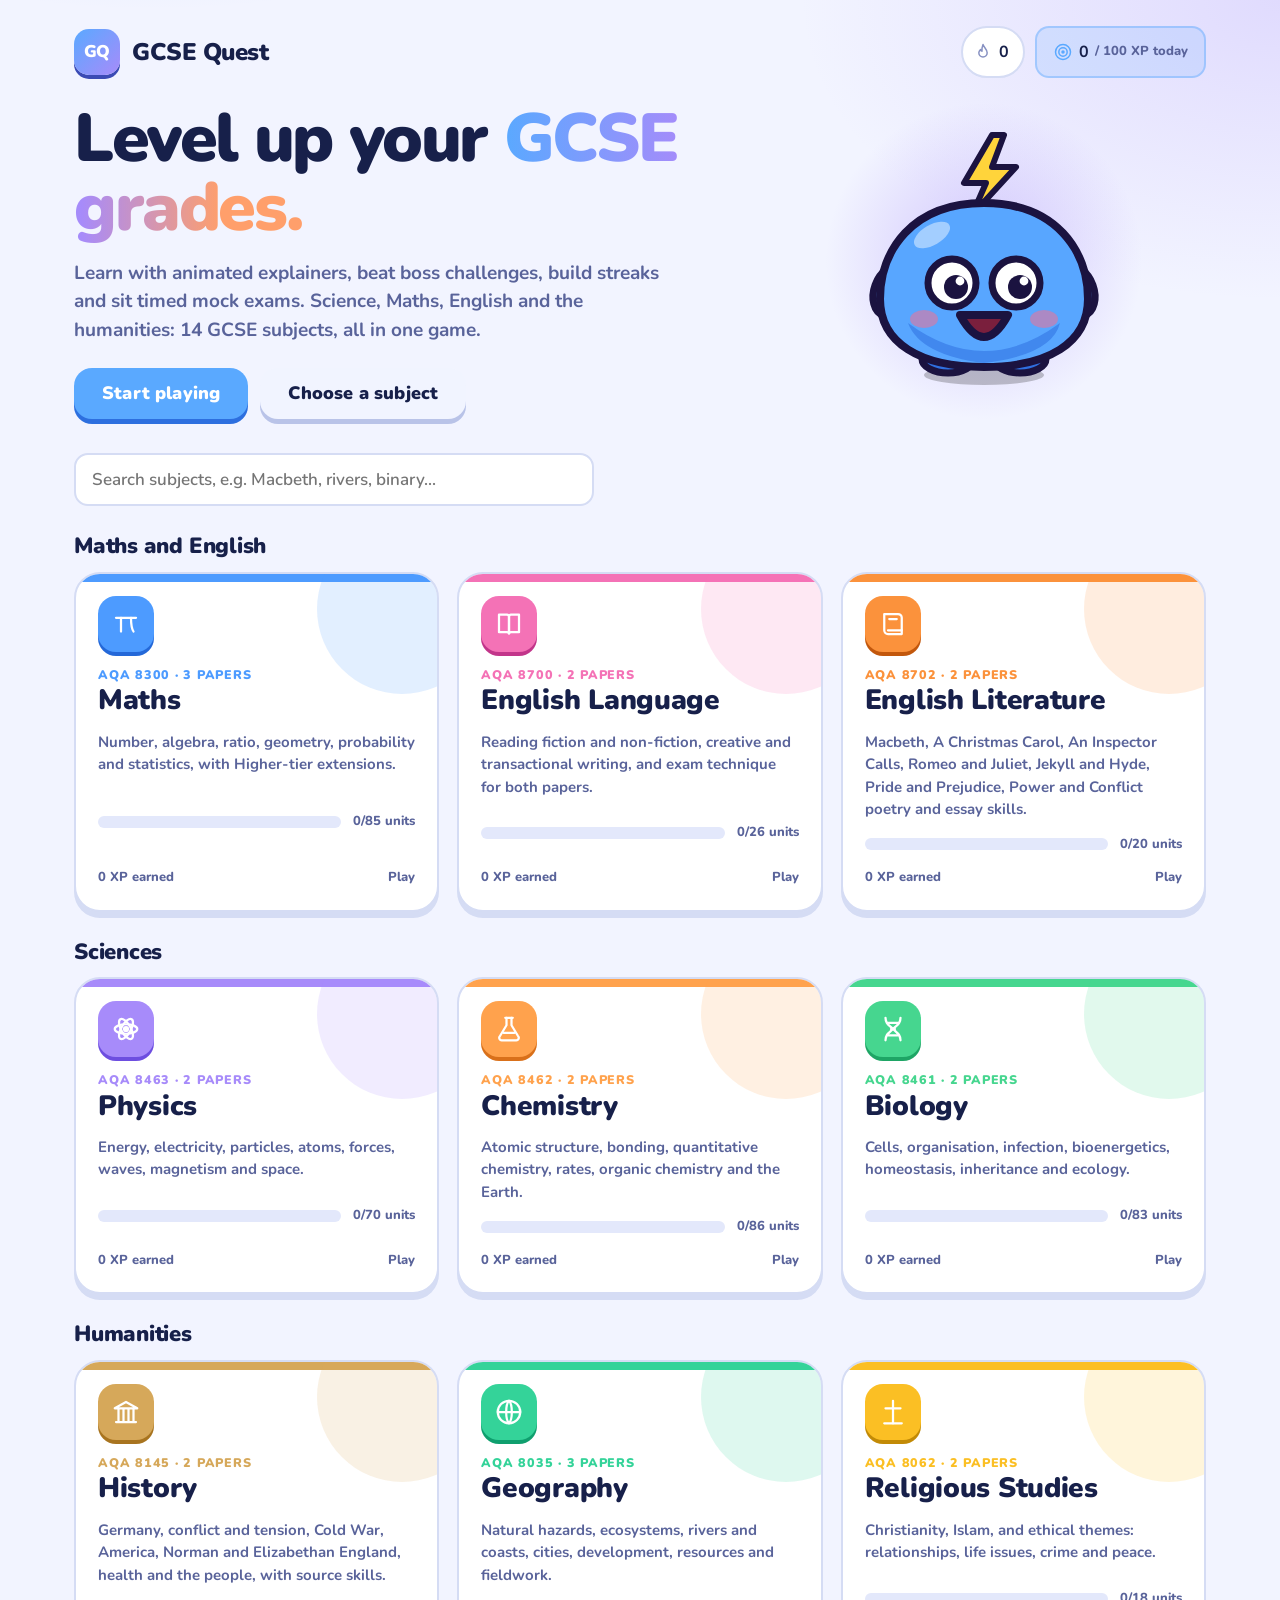
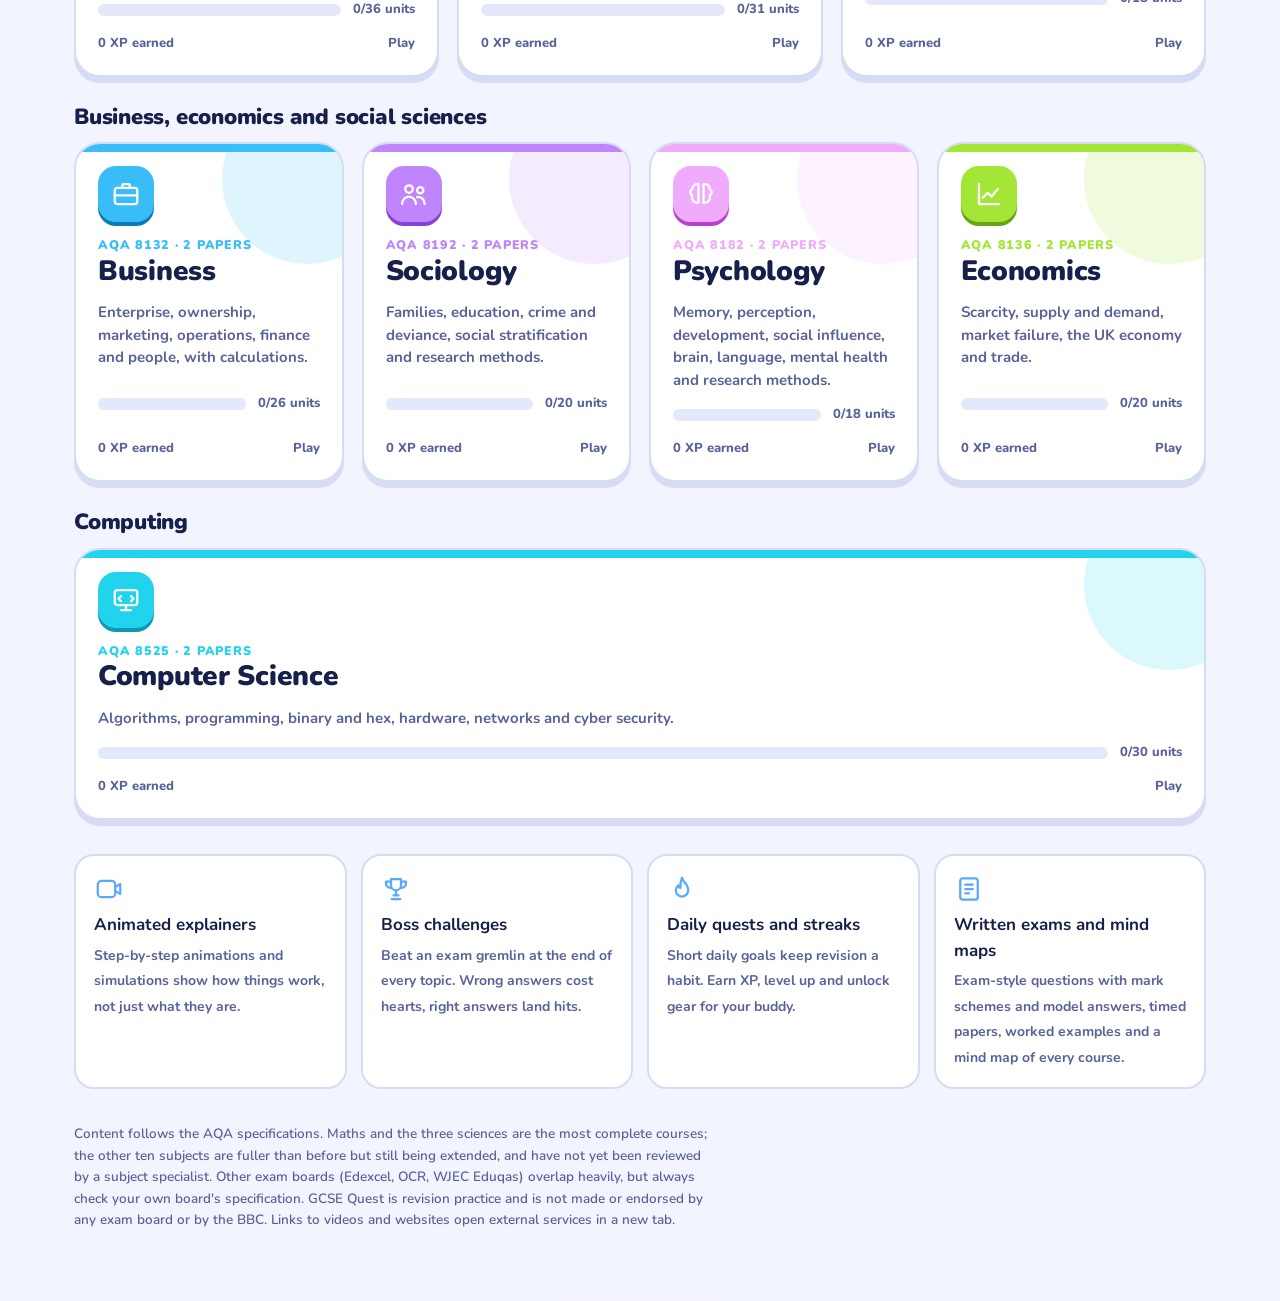
<file: index.html>
<!doctype html>
<html lang="en-GB">
<head>
<meta charset="utf-8">
<meta name="viewport" content="width=device-width,initial-scale=1">
<meta name="color-scheme" content="dark light">
<meta name="theme-color" content="#0e1128">
<link rel="manifest" href="manifest.json">
<link rel="icon" href="assets/icon.svg" type="image/svg+xml">
<title>GCSE Quest | Game-based revision for 14 GCSE subjects</title>
<link rel="stylesheet" href="assets/game.css">
</head>
<body class="hub">
<div class="hubwrap">
  <div class="hubnav">
    <div class="logo"><i>GQ</i>GCSE Quest</div>
    <div class="hubstats" id="hubstats"></div>
  </div>
  <section class="hubhero">
    <div>
      <h1>Level up your <em>GCSE grades.</em></h1>
      <p>Learn with animated explainers, beat boss challenges, build streaks and sit timed mock exams. Science, Maths, English and the humanities: 14 GCSE subjects, all in one game.</p>
      <div class="row"><a class="btn big" id="cta" href="maths.html">Start playing</a><a class="btn alt big" href="#subjects">Choose a subject</a></div>
    </div>
    <div class="hubmascot" id="hubmascot"></div>
  </section>
  <div class="hubsearch"><input id="q" type="search" class="field" placeholder="Search subjects, e.g. Macbeth, rivers, binary..." aria-label="Search subjects"><span class="muted sm" id="qn"></span></div>
  <main id="subjects"></main>
  <section class="hubfeat">
    <div class="feat"><div id="f1"></div><b>Animated explainers</b><span>Step-by-step animations and simulations show how things work, not just what they are.</span></div>
    <div class="feat"><div id="f2"></div><b>Boss challenges</b><span>Beat an exam gremlin at the end of every topic. Wrong answers cost hearts, right answers land hits.</span></div>
    <div class="feat"><div id="f3"></div><b>Daily quests and streaks</b><span>Short daily goals keep revision a habit. Earn XP, level up and unlock gear for your buddy.</span></div>
    <div class="feat"><div id="f4"></div><b>Written exams and mind maps</b><span>Exam-style questions with mark schemes and model answers, timed papers, worked examples and a mind map of every course.</span></div>
  </section>
  <footer class="hubfoot">
    <p>Content follows the AQA specifications. Maths and the three sciences are the most complete courses; the other ten subjects are fuller than before but still being extended, and have not yet been reviewed by a subject specialist. Other exam boards (Edexcel, OCR, WJEC Eduqas) overlap heavily, but always check your own board's specification. GCSE Quest is revision practice and is not made or endorsed by any exam board or by the BBC. Links to videos and websites open external services in a new tab.</p>
  </footer>
</div>
<script src="assets/icons.js"></script>
<script src="assets/mascot.js"></script>
<script src="data/counts.js"></script>
<script>
(function(){
  var worlds=[
    {key:'maths',cat:'Maths and English',file:'maths.html',name:'Maths',spec:'AQA 8300 · 3 papers',sub:'Number, algebra, ratio, geometry, probability and statistics, with Higher-tier extensions.'},
    {key:'physics',cat:'Sciences',file:'physics.html',name:'Physics',spec:'AQA 8463 · 2 papers',sub:'Energy, electricity, particles, atoms, forces, waves, magnetism and space.'},
    {key:'chemistry',cat:'Sciences',file:'chemistry.html',name:'Chemistry',spec:'AQA 8462 · 2 papers',sub:'Atomic structure, bonding, quantitative chemistry, rates, organic chemistry and the Earth.'},
    {key:'biology',cat:'Sciences',file:'biology.html',name:'Biology',spec:'AQA 8461 · 2 papers',sub:'Cells, organisation, infection, bioenergetics, homeostasis, inheritance and ecology.'},
    {key:'english',cat:'Maths and English',file:'english.html',name:'English Language',spec:'AQA 8700 · 2 papers',sub:'Reading fiction and non-fiction, creative and transactional writing, and exam technique for both papers.'},
    {key:'literature',cat:'Maths and English',file:'literature.html',name:'English Literature',spec:'AQA 8702 · 2 papers',sub:'Macbeth, A Christmas Carol, An Inspector Calls, Romeo and Juliet, Jekyll and Hyde, Pride and Prejudice, Power and Conflict poetry and essay skills.'},
    {key:'history',cat:'Humanities',file:'history.html',name:'History',spec:'AQA 8145 · 2 papers',sub:'Germany, conflict and tension, Cold War, America, Norman and Elizabethan England, health and the people, with source skills.'},
    {key:'geography',cat:'Humanities',file:'geography.html',name:'Geography',spec:'AQA 8035 · 3 papers',sub:'Natural hazards, ecosystems, rivers and coasts, cities, development, resources and fieldwork.'},
    {key:'business',cat:'Business, economics and social sciences',file:'business.html',name:'Business',spec:'AQA 8132 · 2 papers',sub:'Enterprise, ownership, marketing, operations, finance and people, with calculations.'},
    {key:'sociology',cat:'Business, economics and social sciences',file:'sociology.html',name:'Sociology',spec:'AQA 8192 · 2 papers',sub:'Families, education, crime and deviance, social stratification and research methods.'},
    {key:'re',cat:'Humanities',file:'re.html',name:'Religious Studies',spec:'AQA 8062 · 2 papers',sub:'Christianity, Islam, and ethical themes: relationships, life issues, crime and peace.'},
    {key:'computing',cat:'Computing',file:'computing.html',name:'Computer Science',spec:'AQA 8525 · 2 papers',sub:'Algorithms, programming, binary and hex, hardware, networks and cyber security.'},
    {key:'psychology',cat:'Business, economics and social sciences',file:'psychology.html',name:'Psychology',spec:'AQA 8182 · 2 papers',sub:'Memory, perception, development, social influence, brain, language, mental health and research methods.'},
    {key:'economics',cat:'Business, economics and social sciences',file:'economics.html',name:'Economics',spec:'AQA 8136 · 2 papers',sub:'Scarcity, supply and demand, market failure, the UK economy and trade.'}
  ];
  var st={subj:{},streak:{}};
  try{var s=localStorage.getItem('gcsequest.v1');if(s)st=JSON.parse(s)}catch(e){}
  var set=st.settings||{tier:'H',course:'S'};
  if(set.theme==='light'||set.theme==='dark')document.documentElement.setAttribute('data-theme',set.theme);
  function dkey(d){return d.getFullYear()+'-'+(d.getMonth()+1)+'-'+d.getDate()}
  var now=new Date(),stk=st.streak||{},days=(stk.last===dkey(now)||stk.last===dkey(new Date(now-864e5)))?(stk.days||0):0;
  var today=st.daily&&st.daily.d===dkey(now)?st.daily.xp:0,goal=set.goal||100,chips='';
  chips+='<span class="tpill streak '+(days?'lit':'')+'">'+ICON.flame+'<b>'+days+'</b></span>';
  chips+='<span class="tpill goal">'+ICON.target+'<b>'+Math.min(today,goal)+'</b><span>/ '+goal+' XP today</span></span>';
  if(set.examDate){var d=new Date(set.examDate+'T09:00:00'),n=Math.ceil((d-now)/864e5);if(!isNaN(n)&&n>=0)chips+='<span class="tpill">'+ICON.clock+'<b>'+n+'</b><span>days to exams</span></span>';}
  document.getElementById('hubstats').innerHTML=chips;
  var xp=0;for(var k in (st.subj||{}))xp+=(st.subj[k].xp||0);
  var li=0;for(var i=0;i<LEVELS.length;i++)if(xp>=LEVELS[i].xp)li=i;
  var look=st.look||{color:'blue',acc:'none'};
  document.getElementById('hubmascot').innerHTML=mascot(look,'happy',260);
  ['f1:video','f2:trophy','f3:flame','f4:mock'].forEach(function(x){var a=x.split(':');document.getElementById(a[0]).innerHTML=ICON[a[1]]});
  /* send returning players to the subject they used most recently */
  var best=null,bx=0;worlds.forEach(function(w){var p=(st.subj||{})[w.key];if(p&&p.xp>bx){bx=p.xp;best=w}});
  if(best){var cta=document.getElementById('cta');cta.href=best.file;cta.textContent='Continue '+best.name}
  var KW={literature:'macbeth christmas carol inspector calls romeo juliet poetry',english:'reading writing spag',history:'nazi germany cold war medicine elizabeth',geography:'rivers coasts hazards cities',computing:'binary python programming networks',maths:'algebra geometry statistics',physics:'energy forces electricity waves',chemistry:'bonding organic rates',biology:'cells genetics ecology',re:'christianity islam ethics',business:'marketing finance enterprise',economics:'demand supply inflation',sociology:'crime families education',psychology:'memory attachment brain'};
  function card(w){
    var c=(window.COUNTS||{})[w.key],p=(st.subj||{})[w.key]||{};
    var tot=c?c[set.tier+(w.key==='maths'?'S':set.course)]:0,done=Math.min(tot,Object.keys(p.stars||{}).length),pc=tot?done/tot*100:0;
    return '<a class="subj w-'+w.key+'" href="'+w.file+'"><div class="mark">'+SUBJECT_ICON[w.key]+'</div><div><div class="spec">'+w.spec+'</div><h2>'+w.name+'</h2></div><p>'+w.sub+'</p>'+
      '<div class="foot"><div class="track"><i style="width:'+pc+'%"></i></div><span>'+done+'/'+tot+' units</span></div><div class="foot"><span>'+(p.xp||0).toLocaleString()+' XP earned</span><span style="margin-left:auto">Play</span></div></a>';
  }
  function render(q){
    q=(q||'').toLowerCase().trim();var order=[],groups={};
    worlds.forEach(function(w){
      if(q&&(w.name+' '+w.sub+' '+w.spec+' '+(KW[w.key]||'')).toLowerCase().indexOf(q)<0)return;
      if(!groups[w.cat]){groups[w.cat]=[];order.push(w.cat)}groups[w.cat].push(w);
    });
    var n=0;order.forEach(function(k){n+=groups[k].length});
    document.getElementById('qn').textContent=q?n+' subject'+(n===1?'':'s')+' found':'';
    document.getElementById('subjects').innerHTML=order.length?order.map(function(k){return '<h2 class="hubcat">'+k+'</h2><div class="subjects">'+groups[k].map(card).join('')+'</div>'}).join(''):'<p class="muted">No subjects match. Try a topic like rivers, algebra or Macbeth.</p>';
  }
  render('');
  document.getElementById('q').addEventListener('input',function(e){render(e.target.value)});
  if('serviceWorker' in navigator&&/^https?:$/.test(location.protocol)){try{navigator.serviceWorker.register('sw.js')}catch(e){}}
})();
</script>
</body>
</html>
</file>
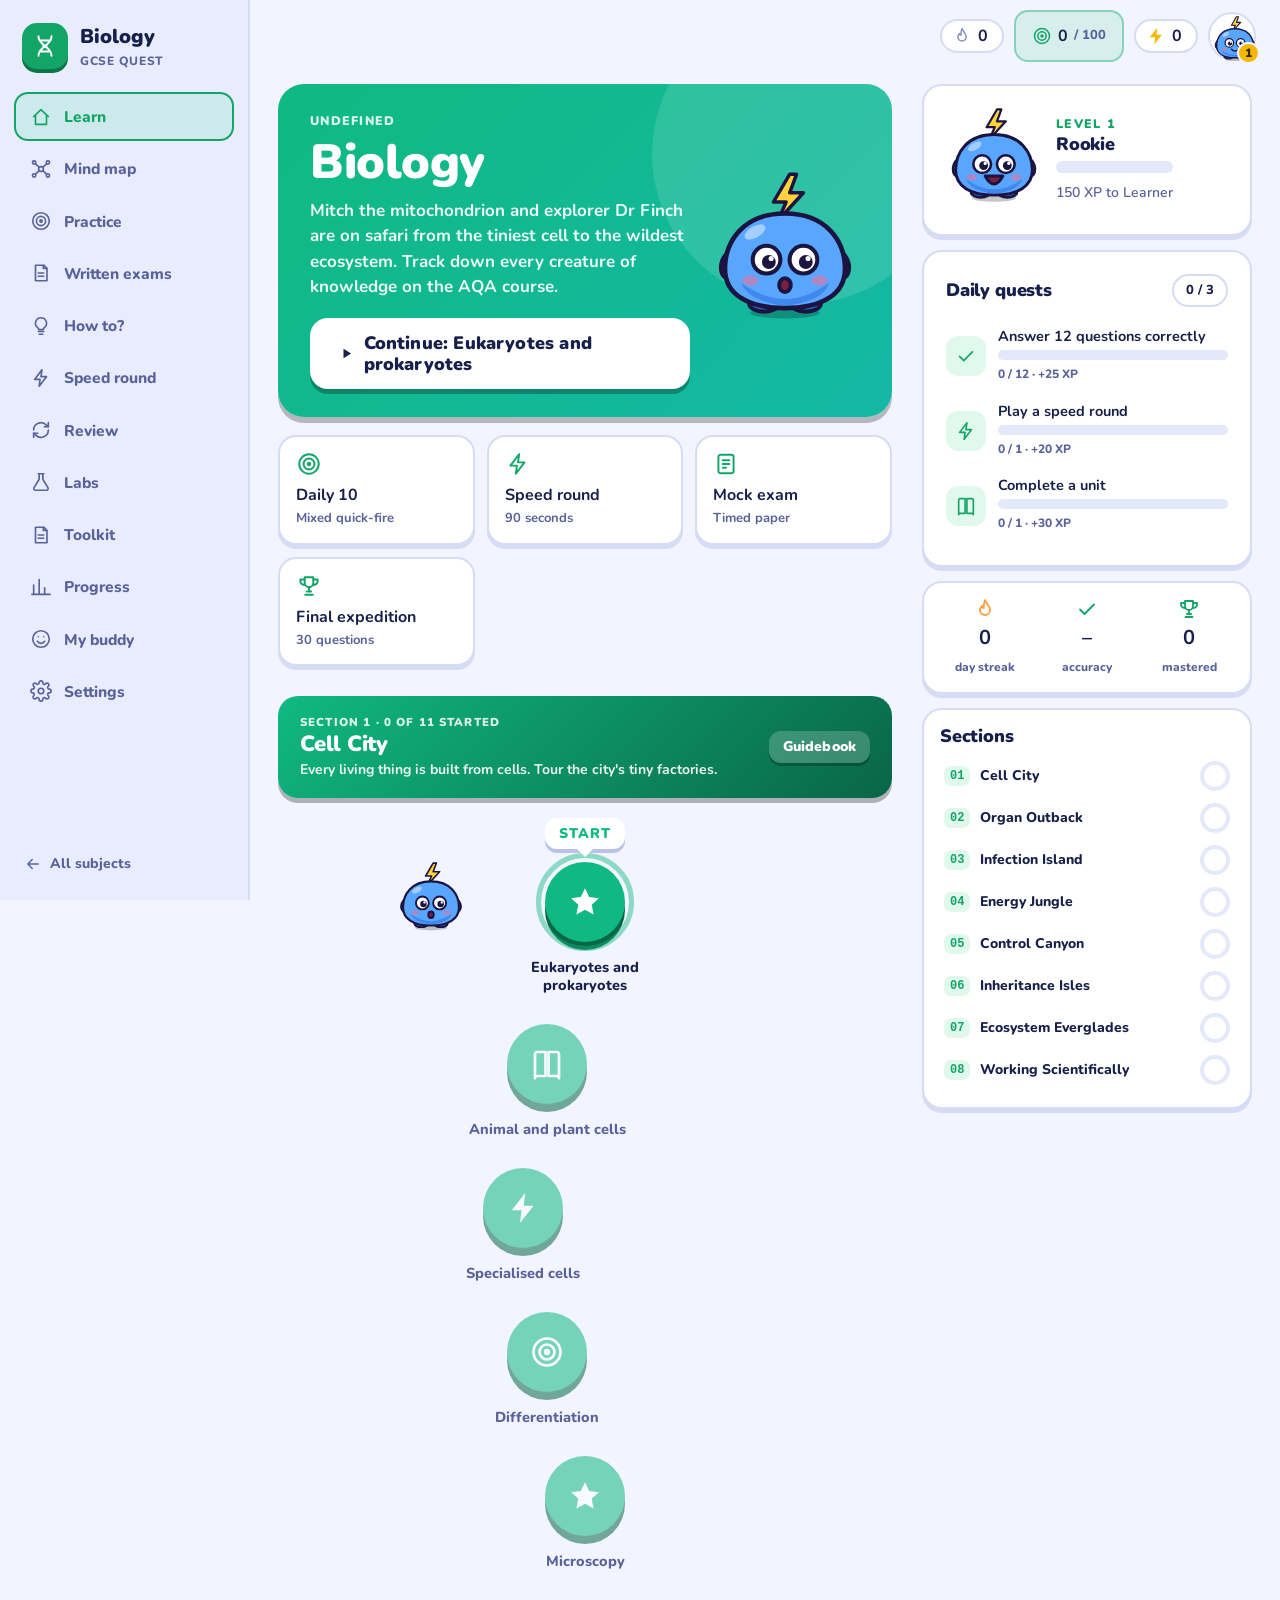
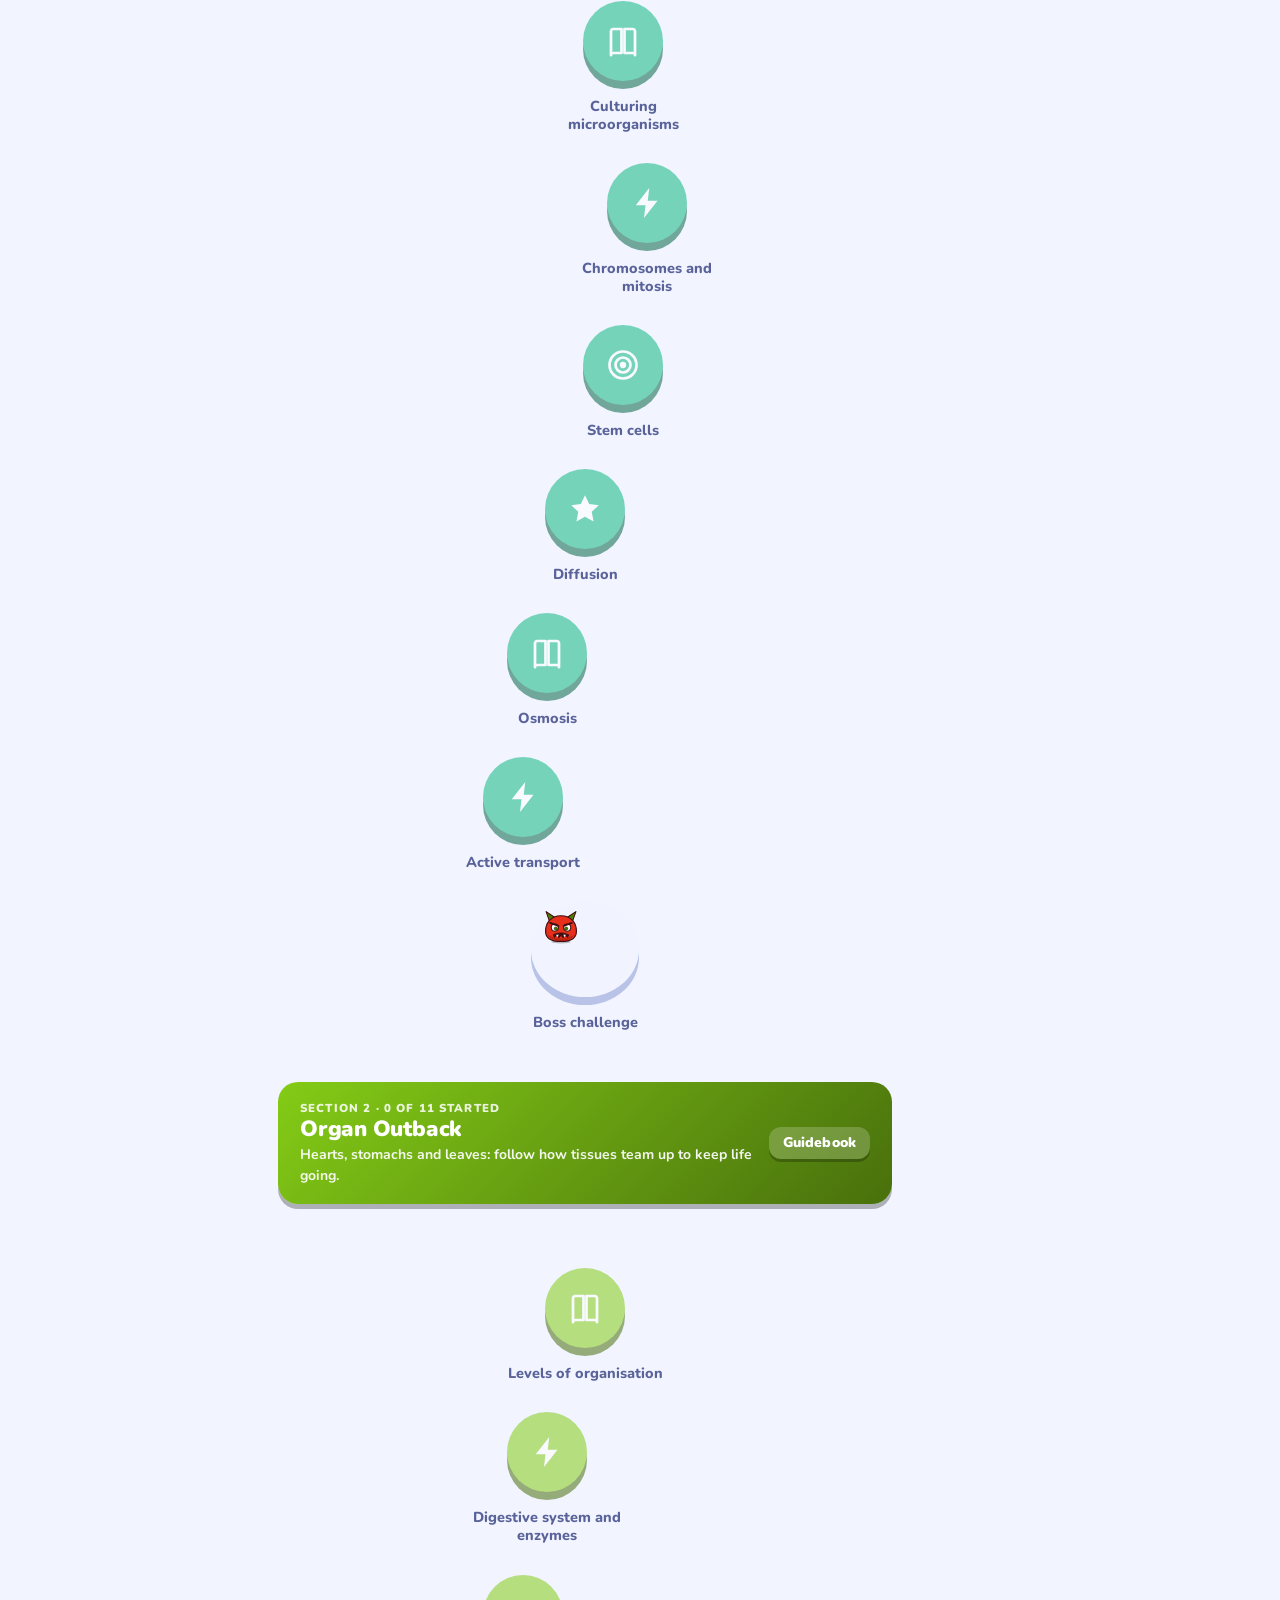
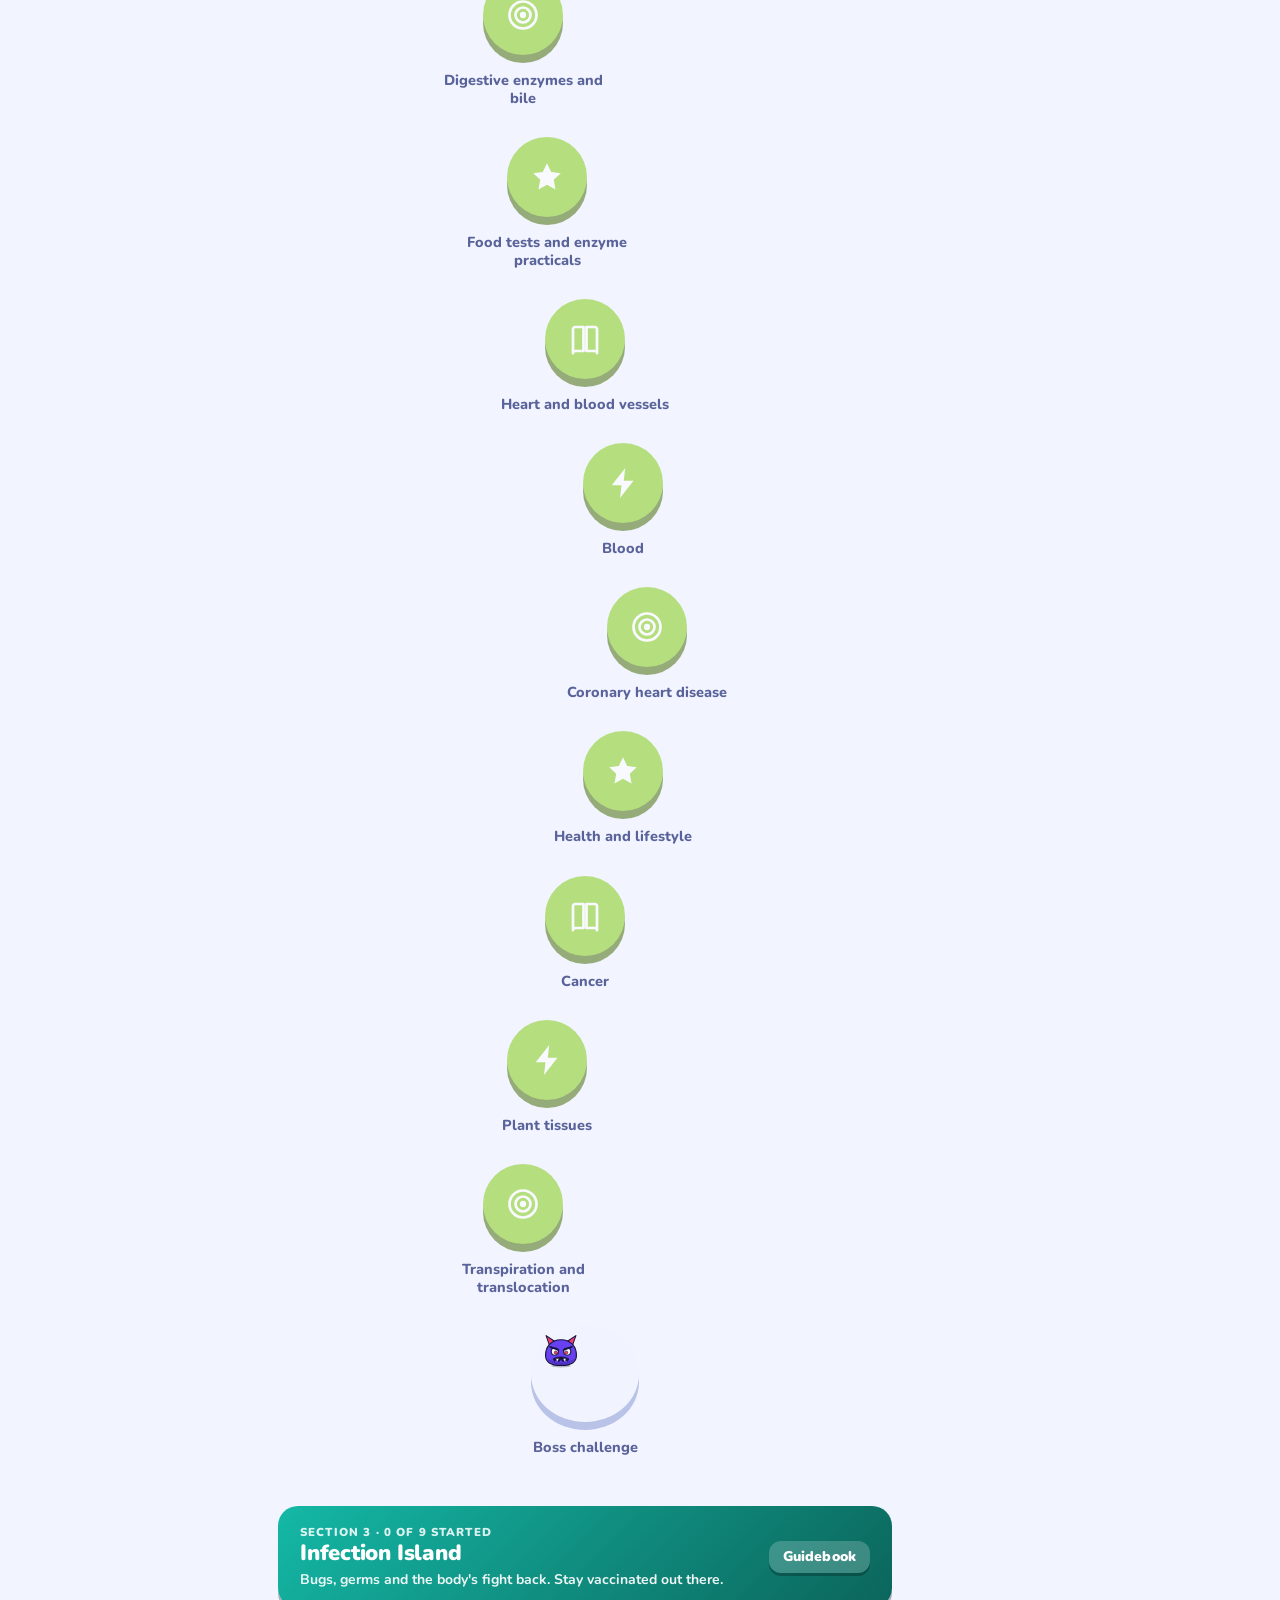
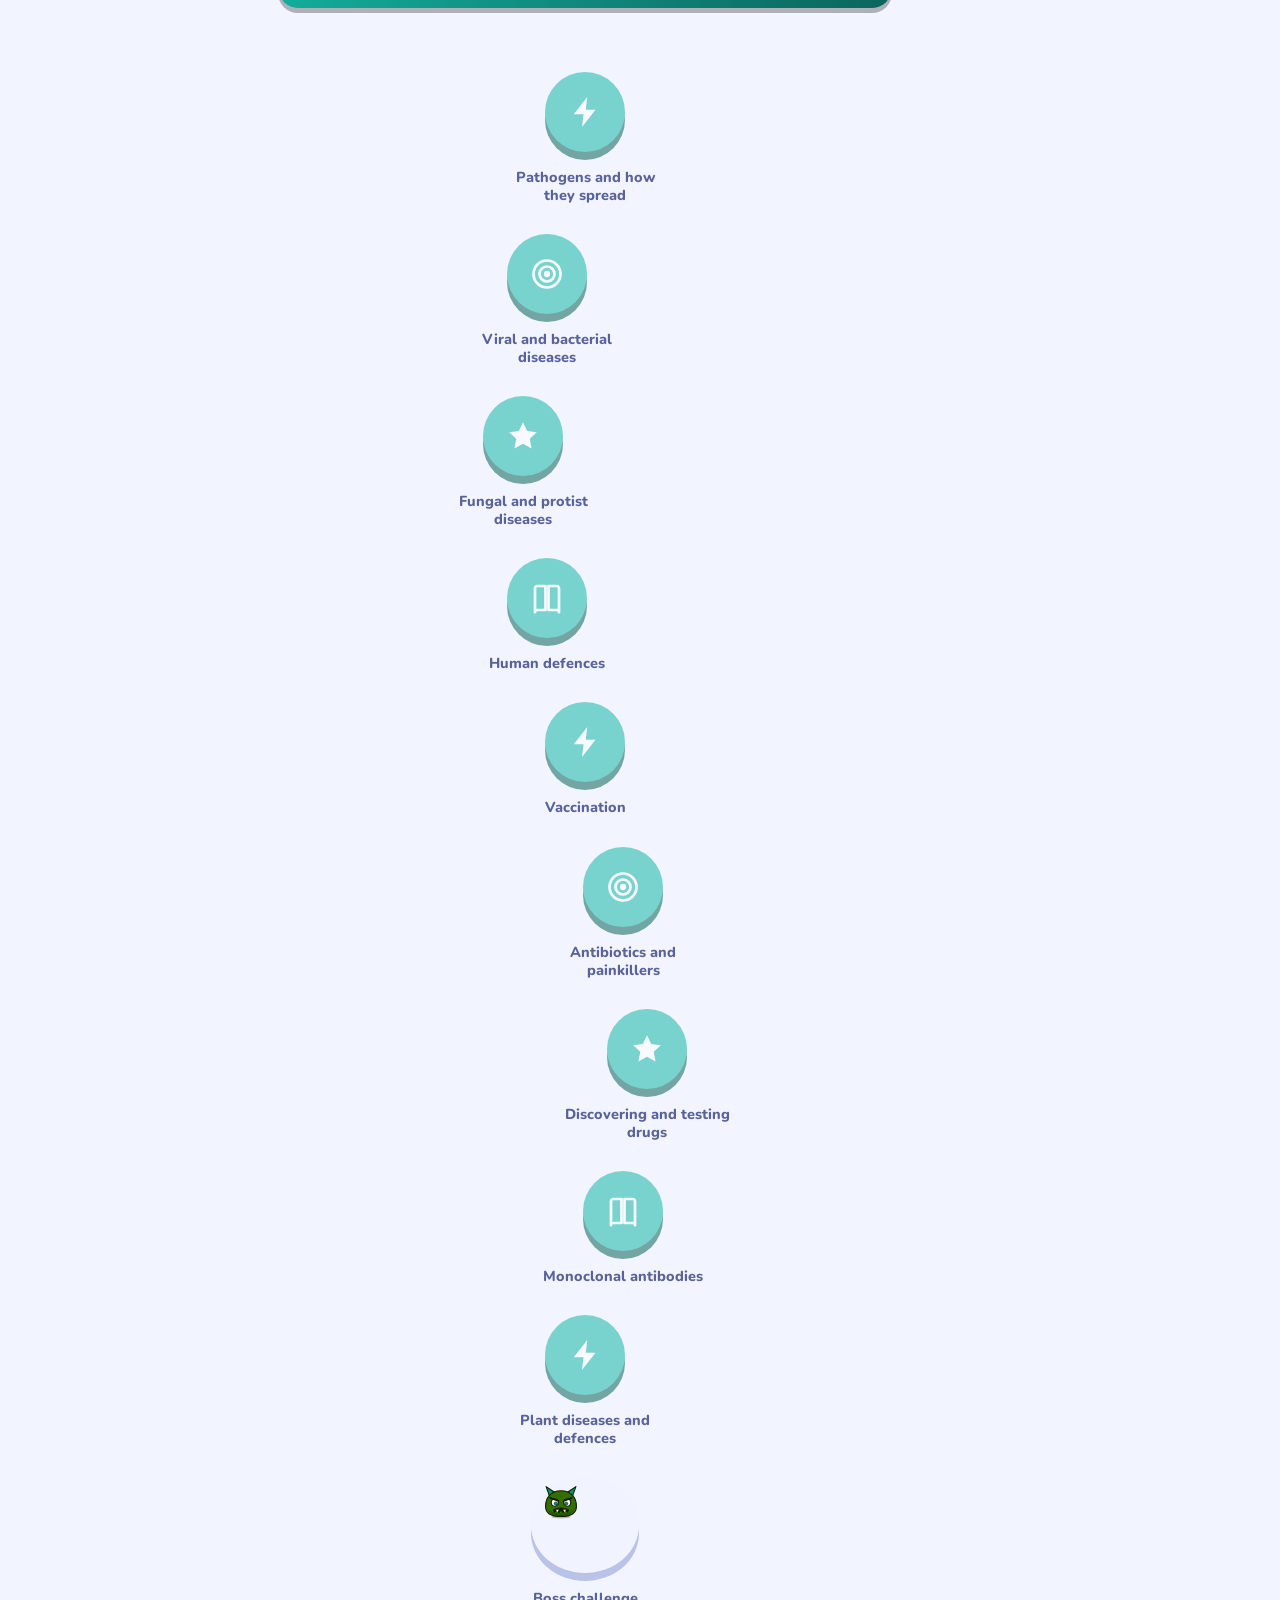
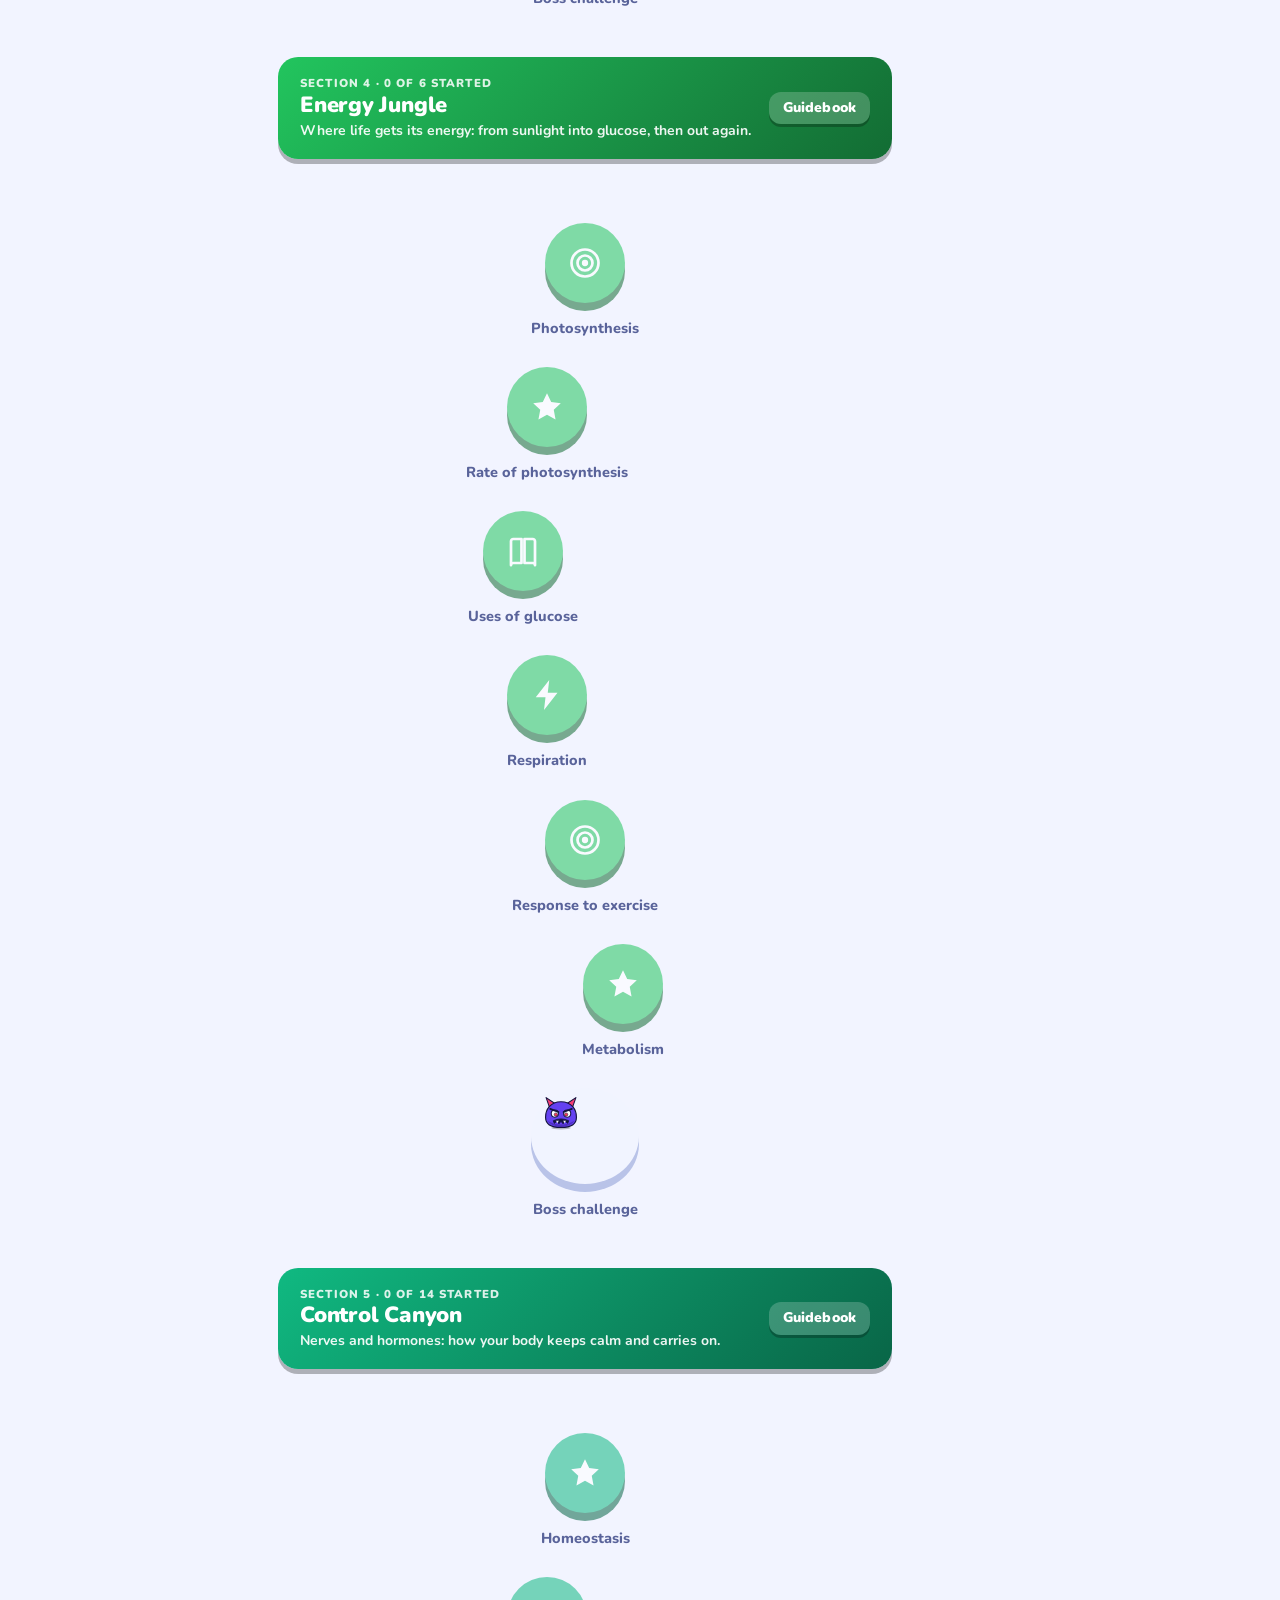
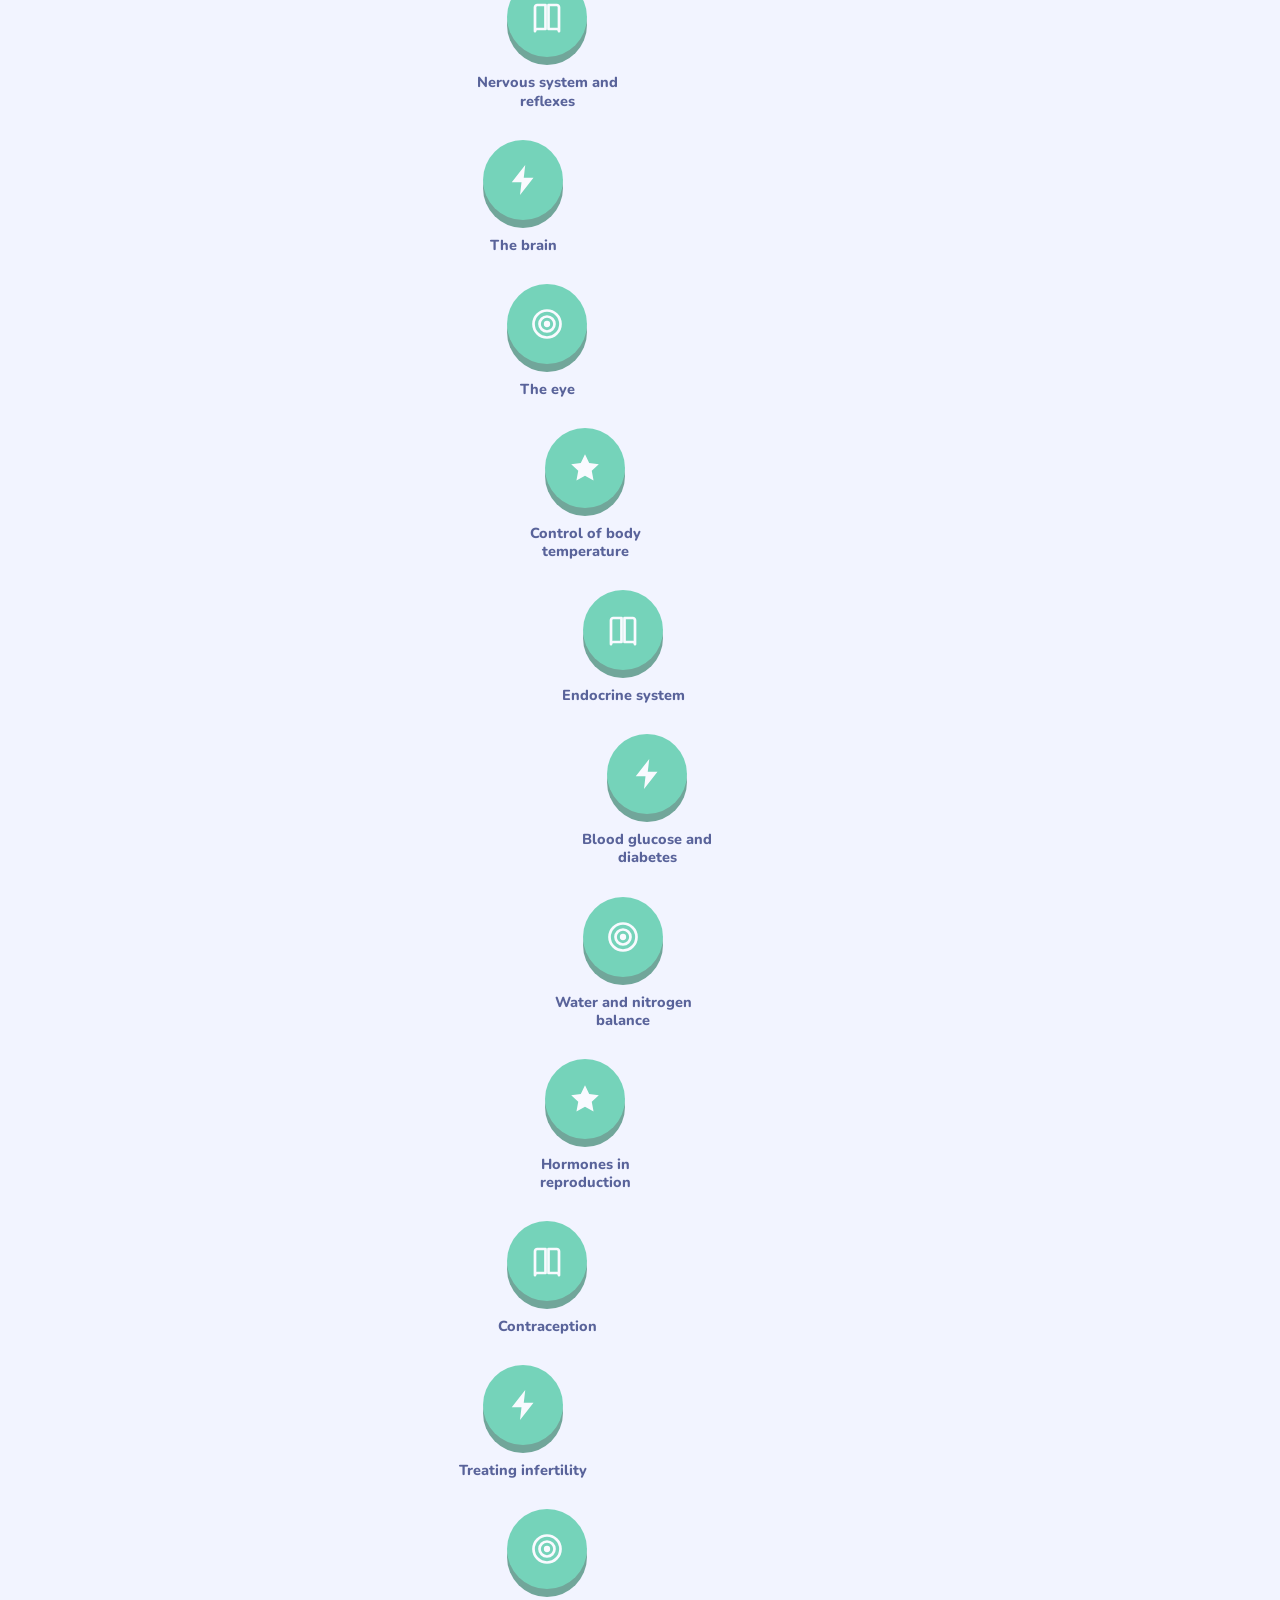
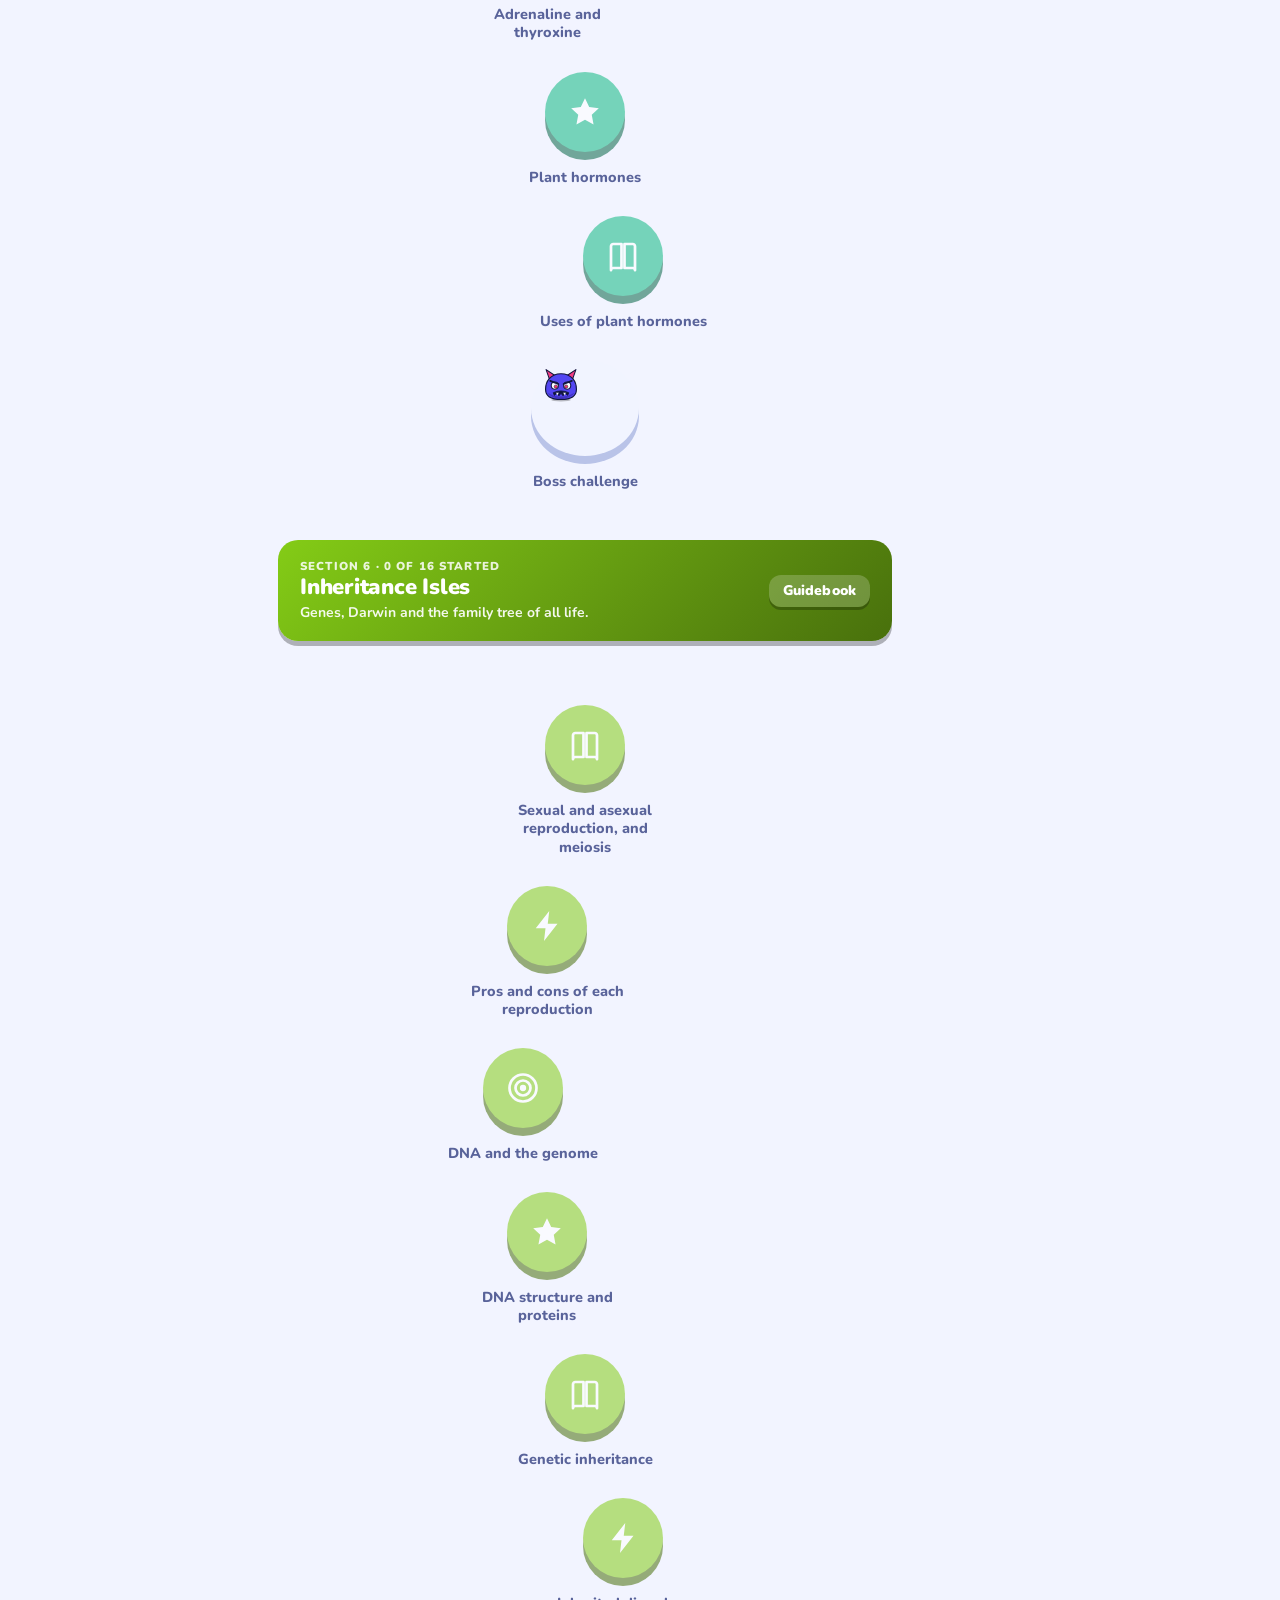
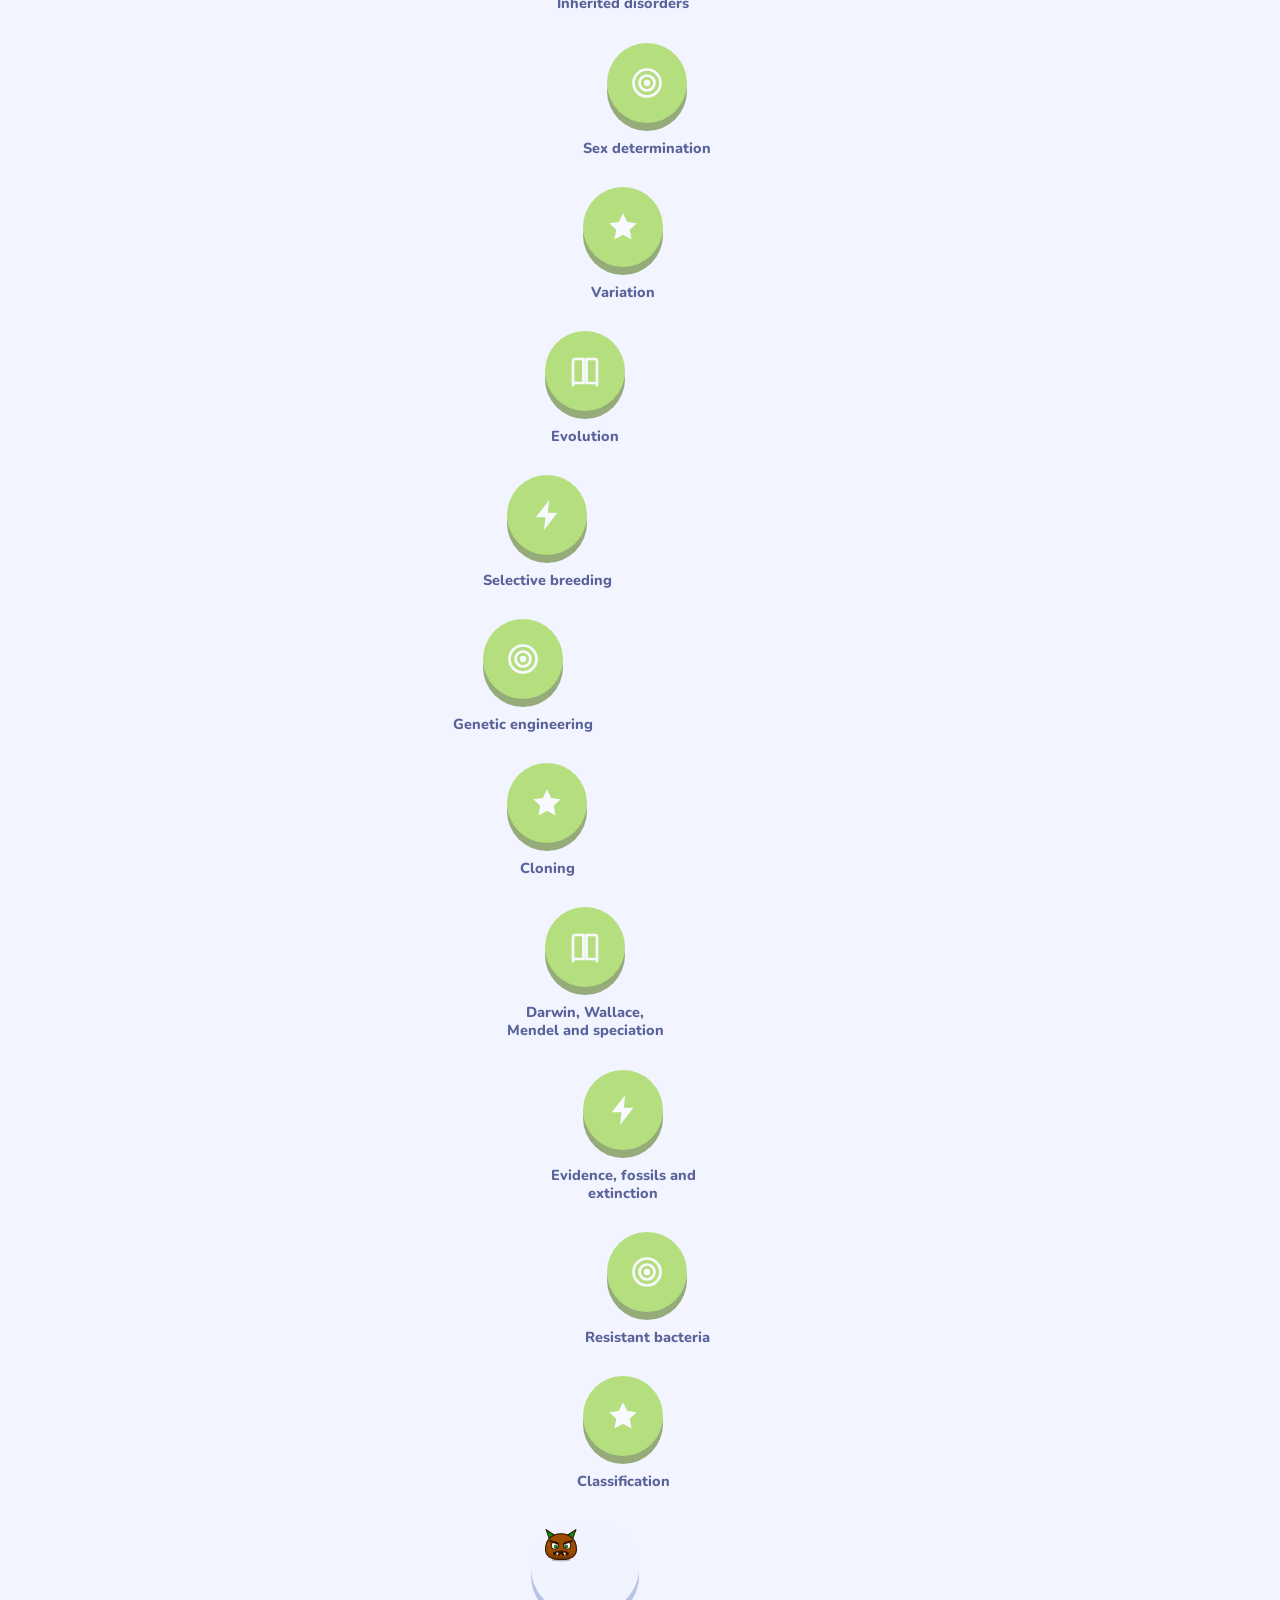
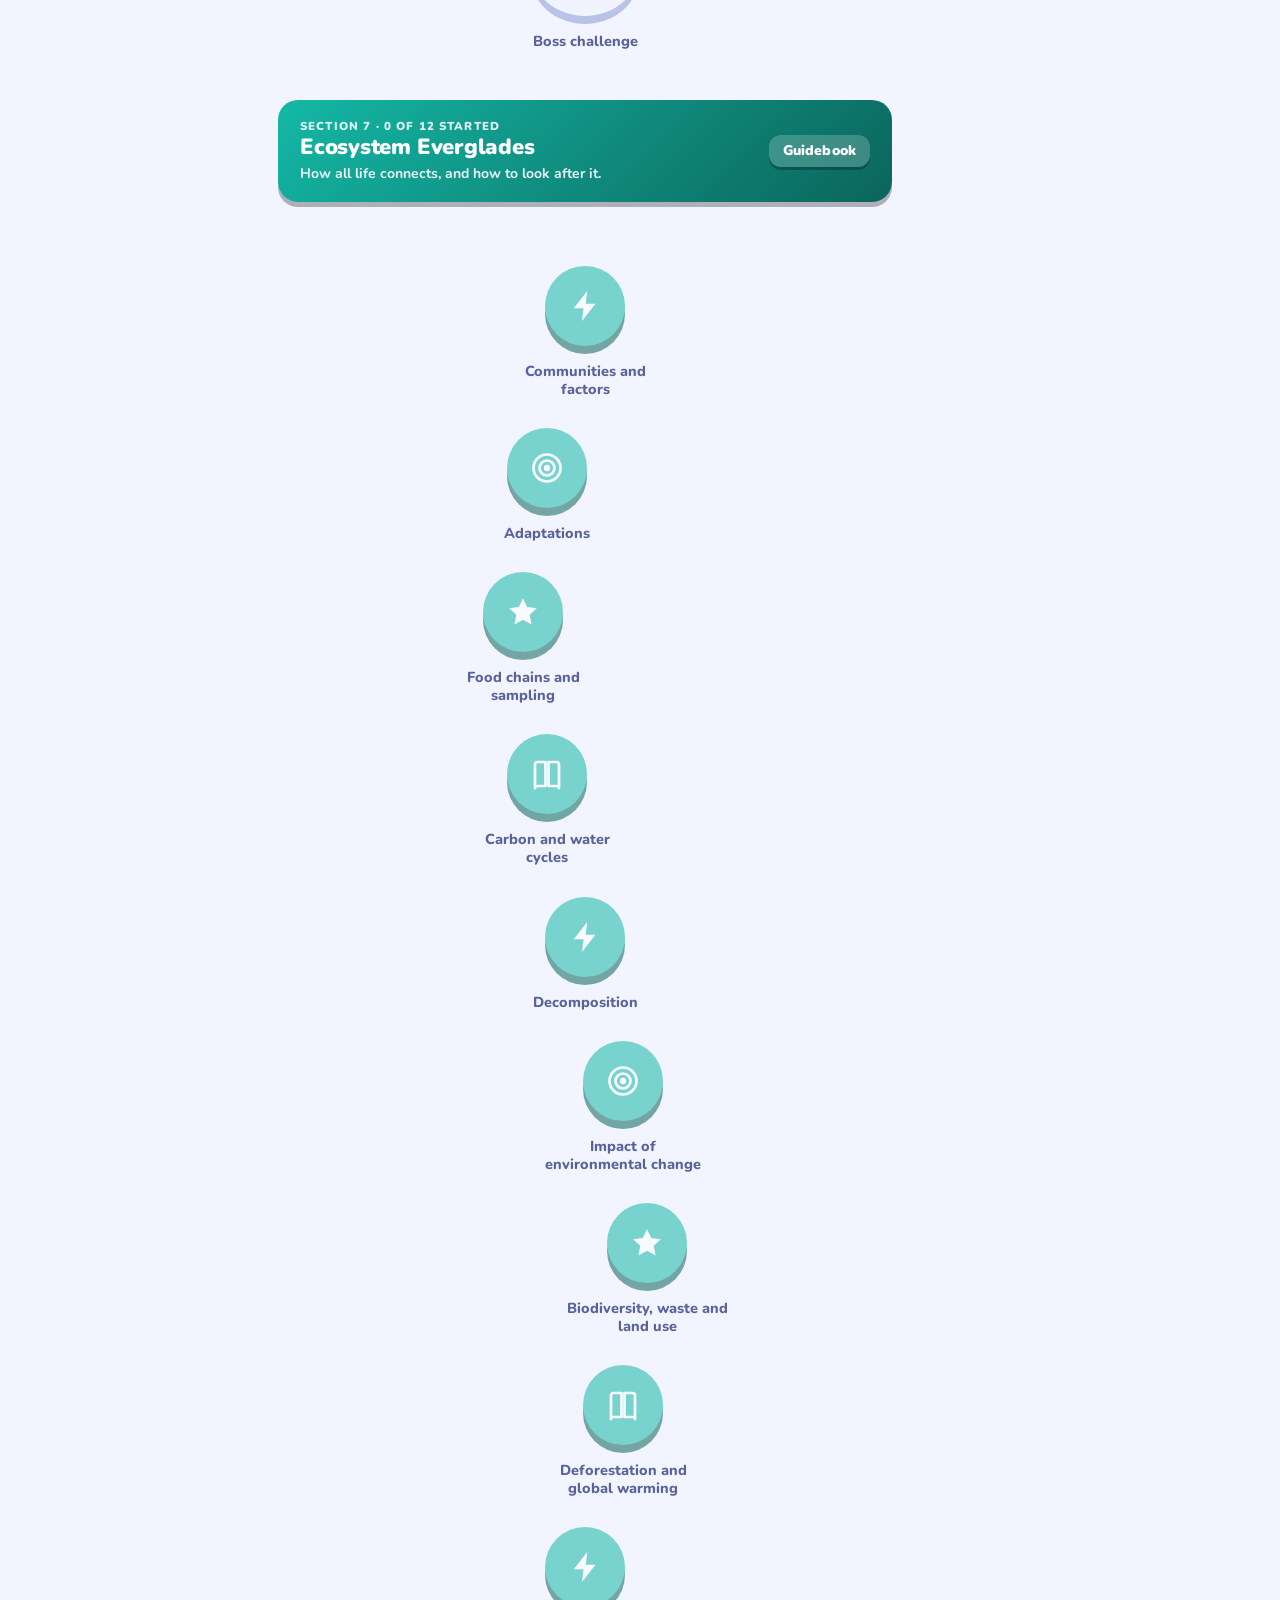
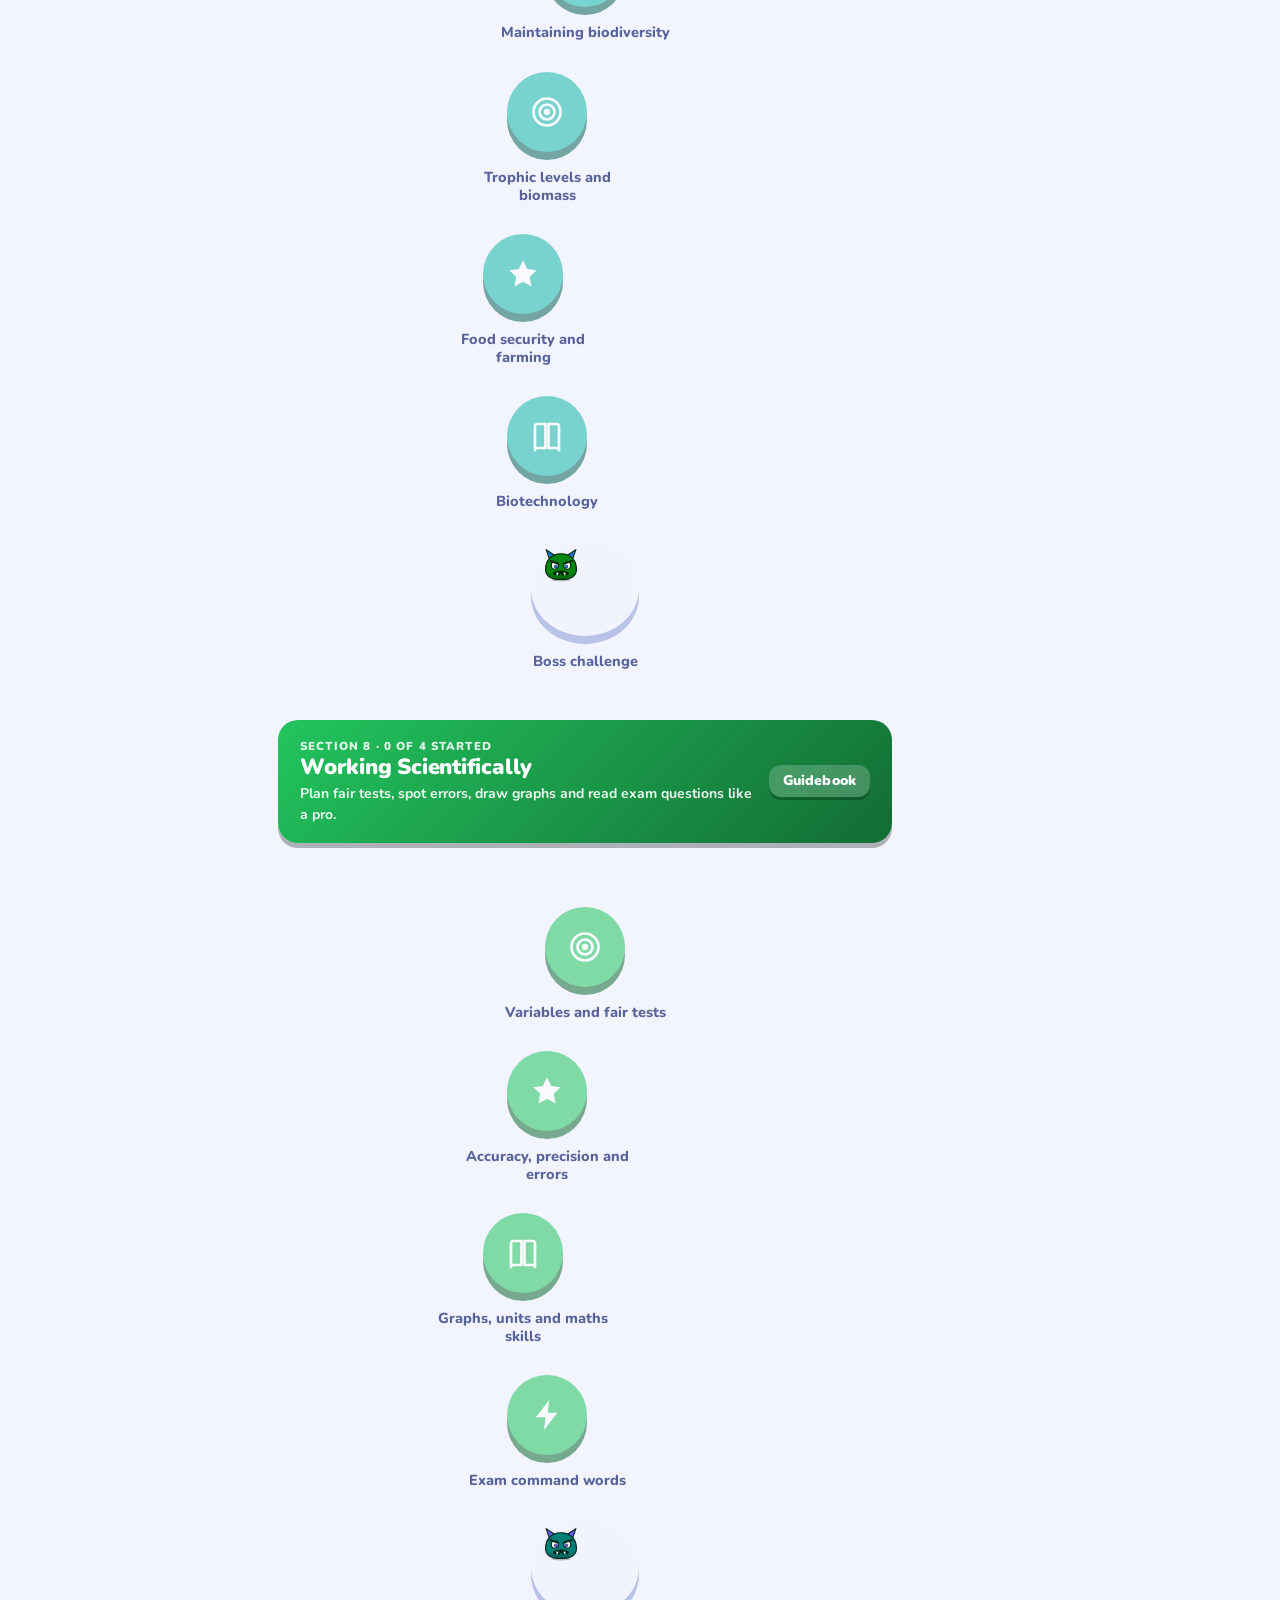
<file: biology.html>
<!doctype html>
<html lang="en-GB">
<head>
<meta charset="utf-8">
<meta name="viewport" content="width=device-width,initial-scale=1">
<meta name="color-scheme" content="dark light">
<meta name="theme-color" content="#0e1128">
<link rel="manifest" href="manifest.json">
<link rel="icon" href="assets/icon.svg" type="image/svg+xml">
<title>Biology | GCSE Quest</title>
<link rel="stylesheet" href="assets/game.css">
</head>
<body data-world="biology">
<noscript>This game needs JavaScript switched on.</noscript>
<script src="assets/icons.js"></script>
<script src="assets/mascot.js"></script>
<script src="assets/anim.js"></script>
<script src="data/anim-kit.js"></script>
<script src="assets/engine.js"></script>
<script src="assets/simlab.js"></script>
<script src="data/biology-config.js"></script>
<script src="data/biology-1.js"></script>
<script src="data/biology-2.js"></script>
<script src="data/biology-3.js"></script>
<script src="data/science-ws.js"></script>
<script src="data/biology-labs.js"></script>
<script src="data/sims-biology.js"></script>
<script src="data/anim-biology.js"></script>
<script src="data/more-ws.js"></script>
<script src="data/more-biology.js"></script>
<script src="data/links.js"></script>
<script src="data/written-biology.js"></script>
<script src="data/real-biology.js"></script>
<script src="data/cases-biology.js"></script>
<script>GAME.start();</script>
</body>
</html>
</file>
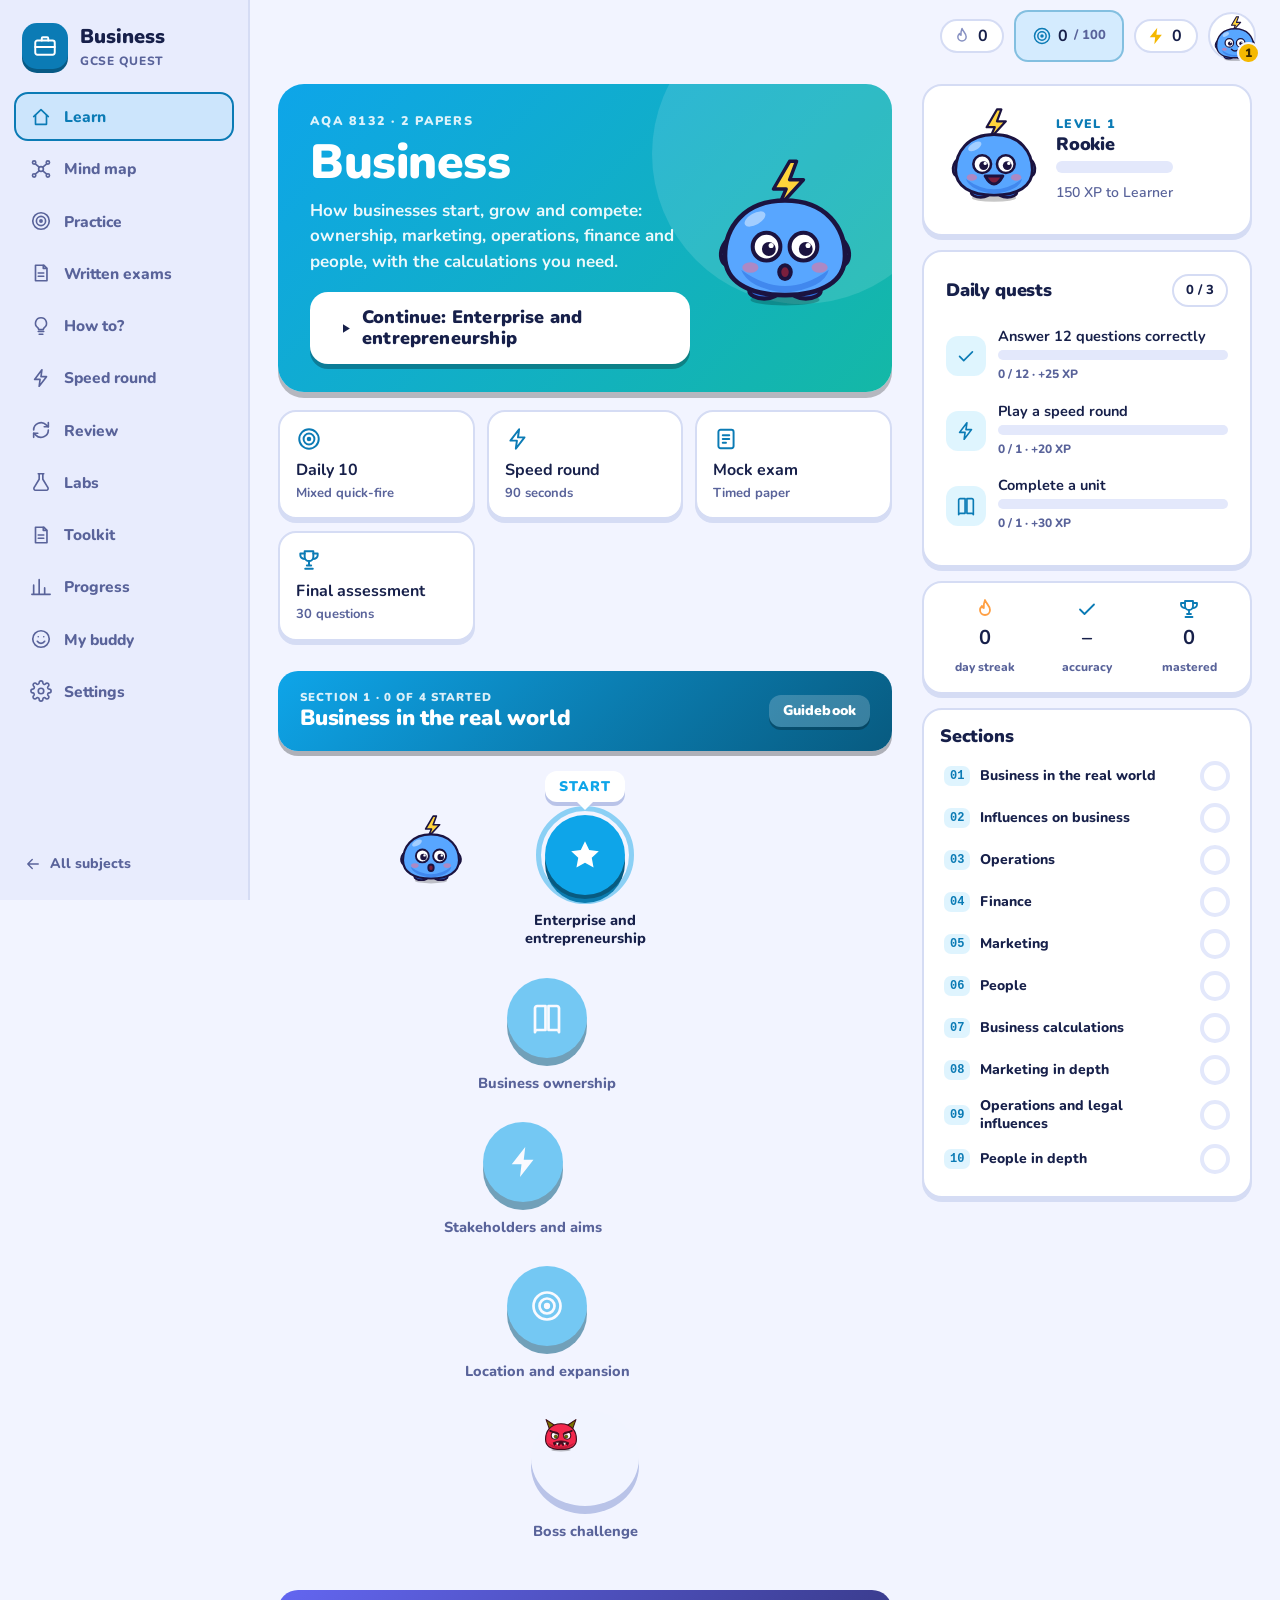
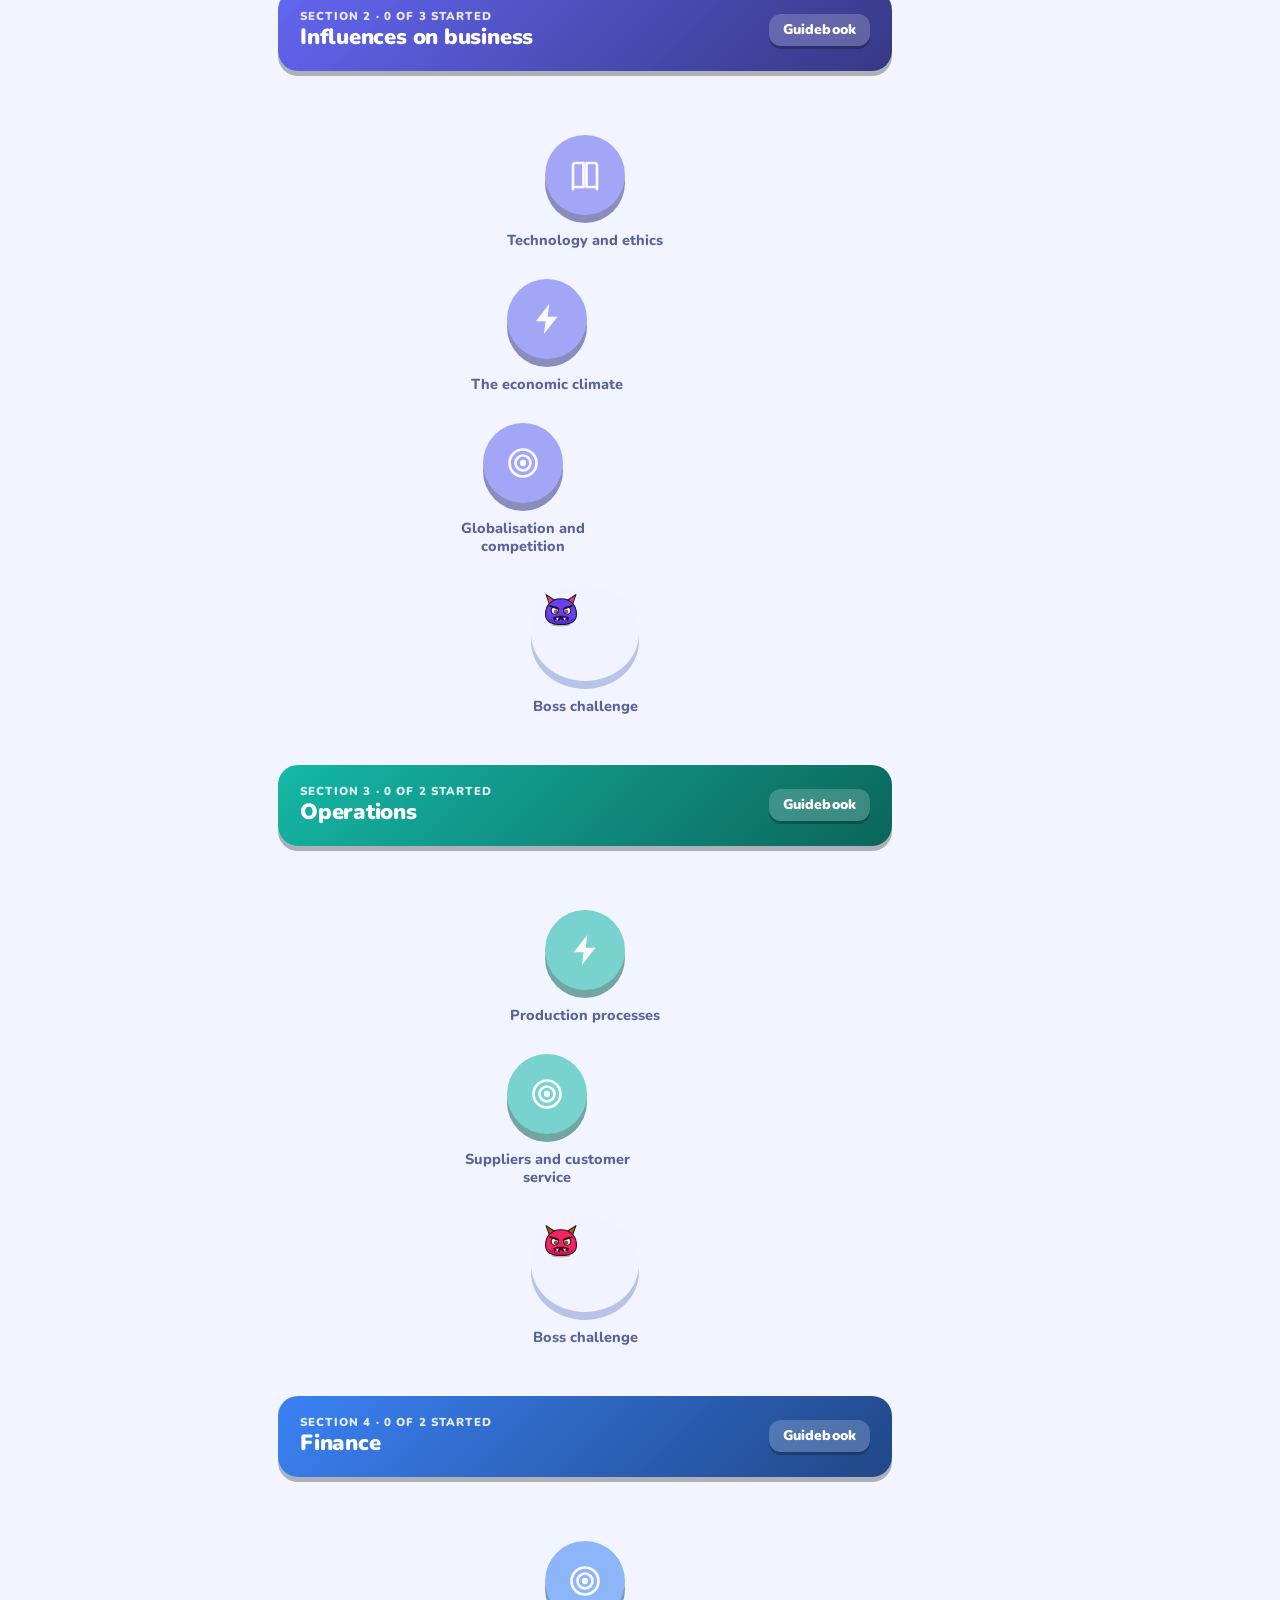
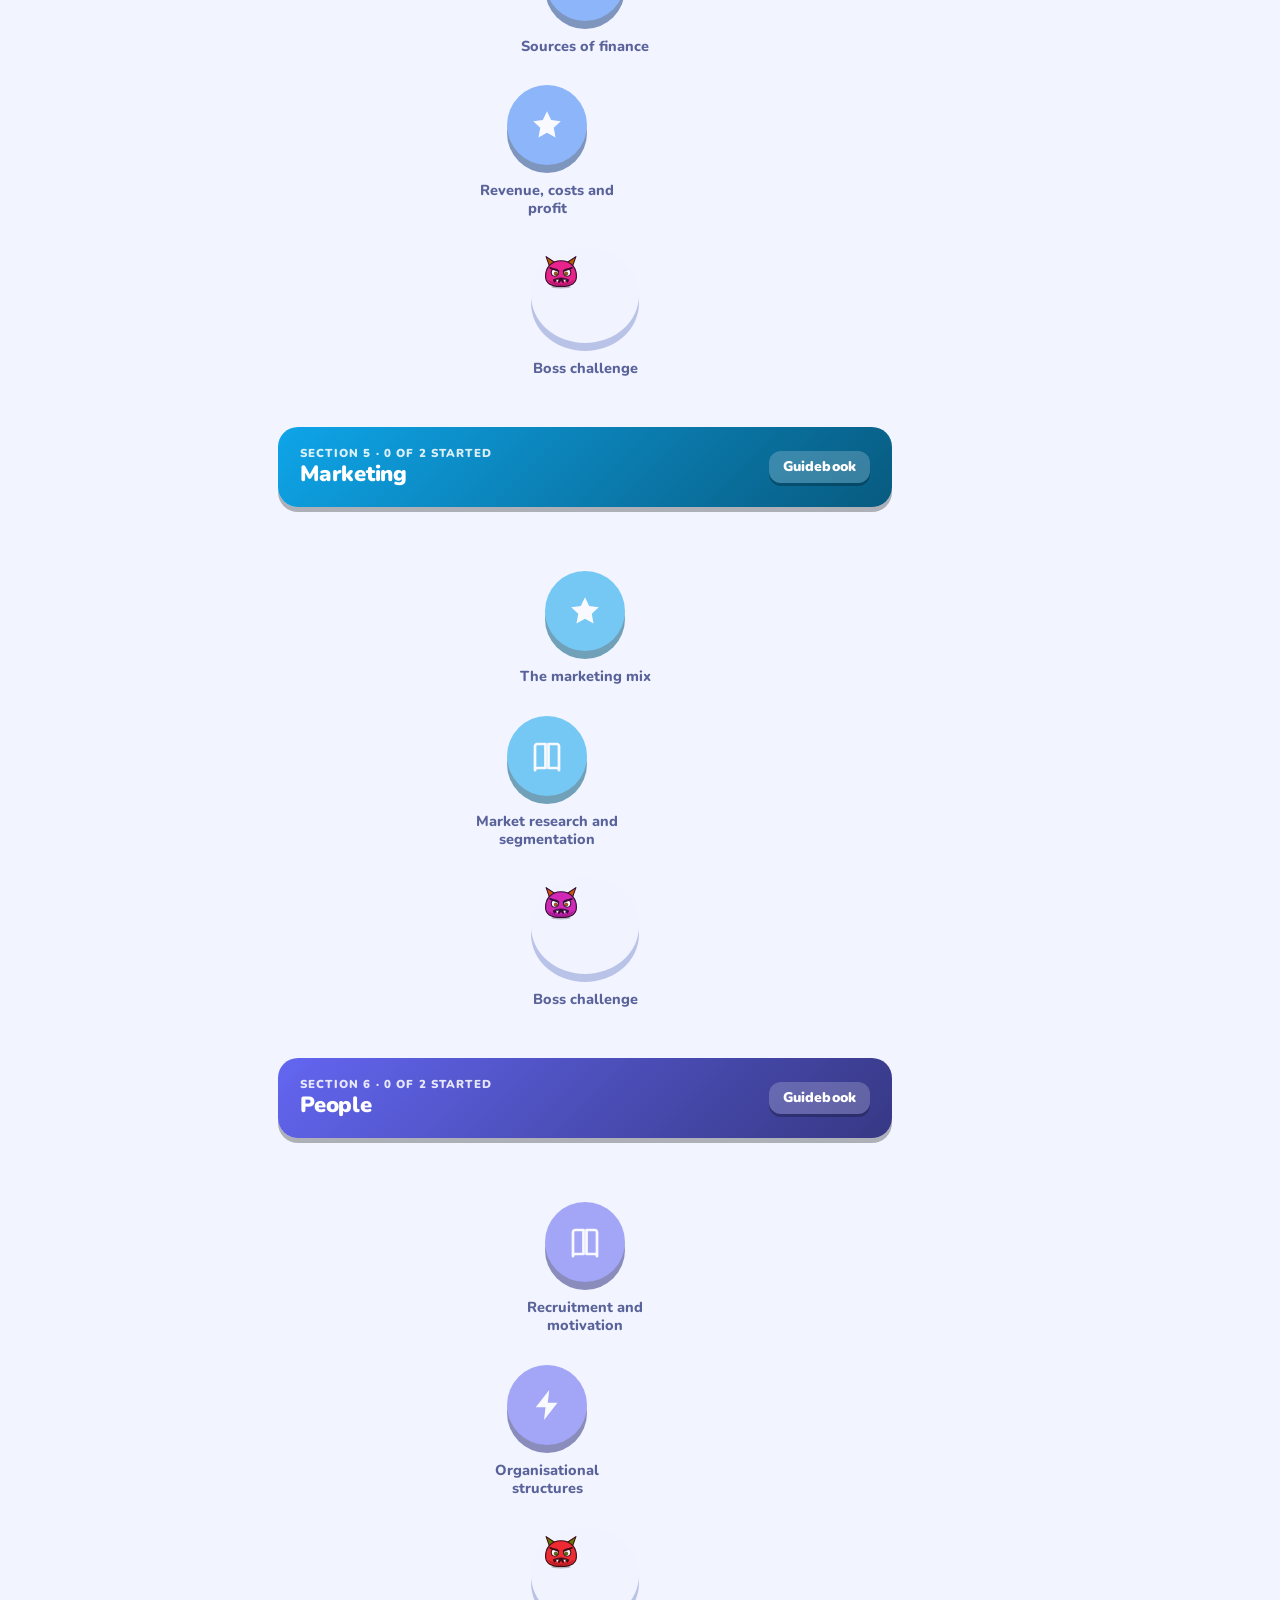
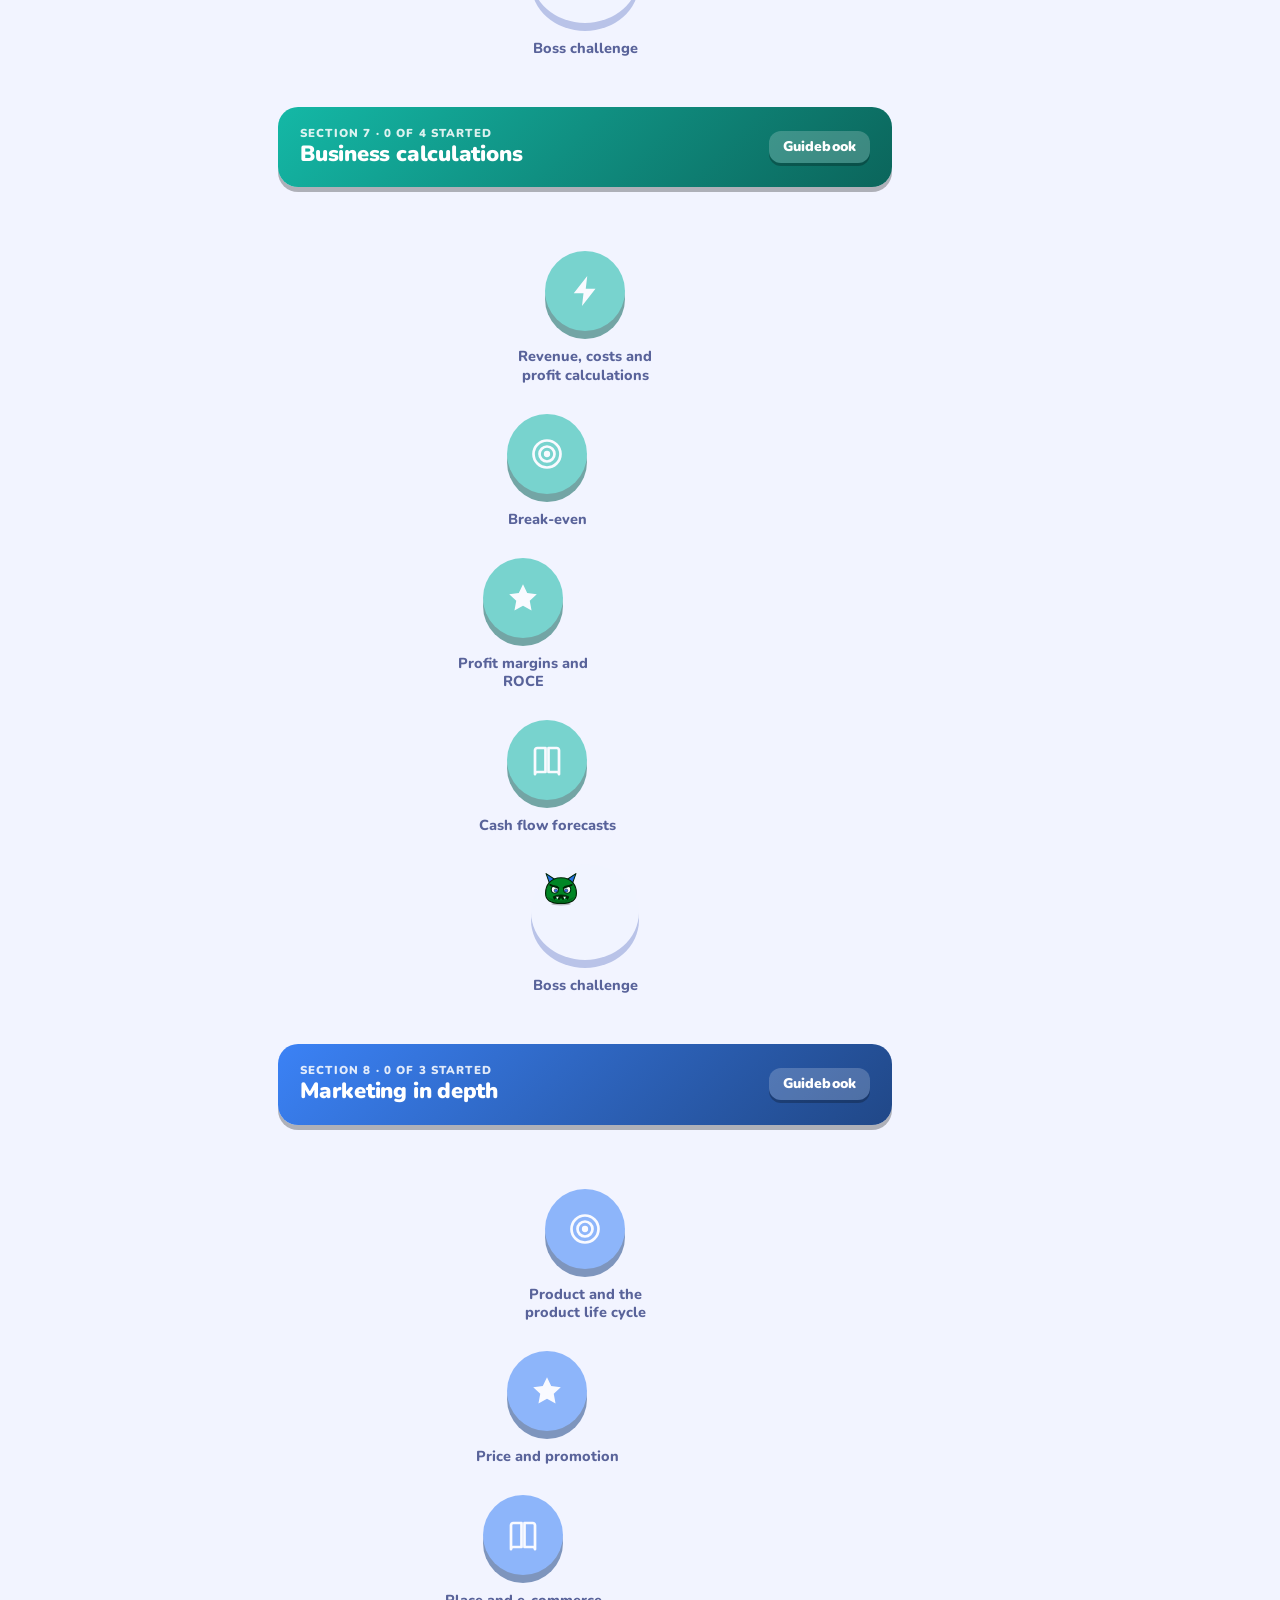
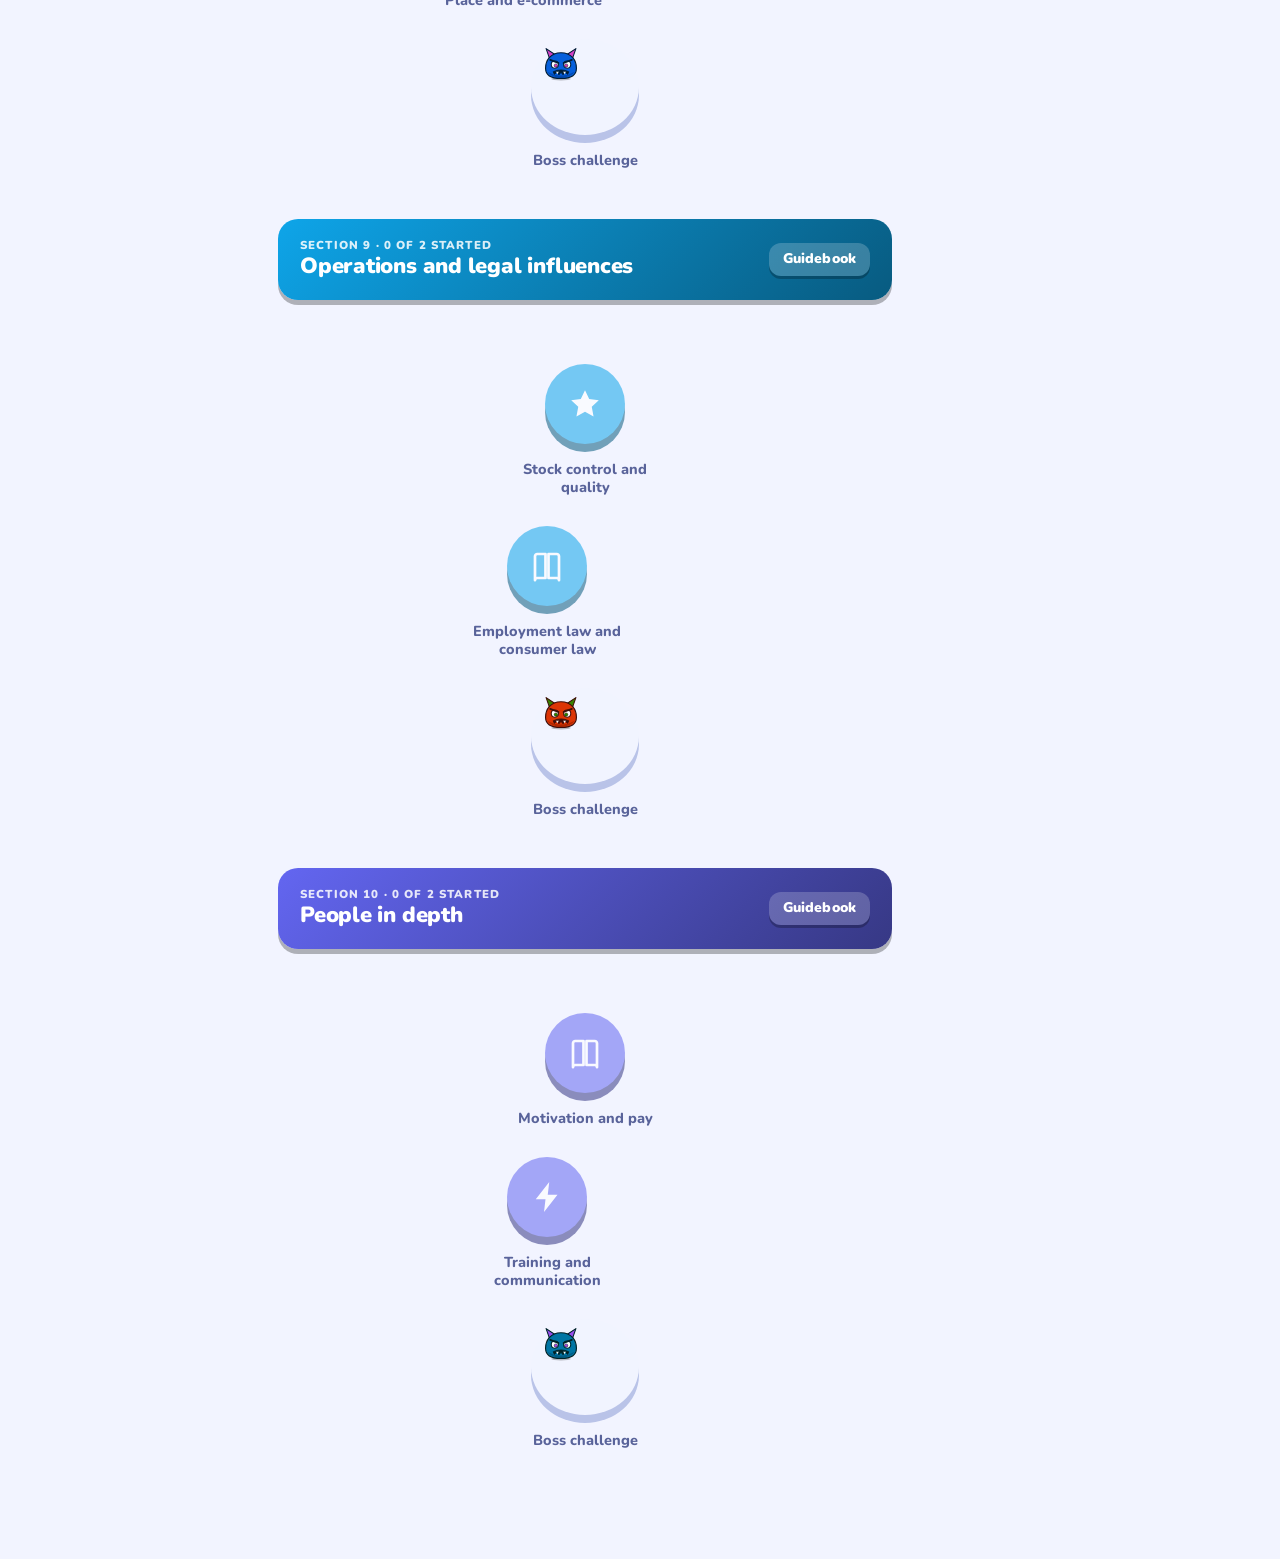
<file: business.html>
<!doctype html>
<html lang="en-GB">
<head>
<meta charset="utf-8">
<meta name="viewport" content="width=device-width,initial-scale=1">
<meta name="color-scheme" content="dark light">
<meta name="theme-color" content="#0e1128">
<link rel="manifest" href="manifest.json">
<link rel="icon" href="assets/icon.svg" type="image/svg+xml">
<title>Business | GCSE Quest</title>
<link rel="stylesheet" href="assets/game.css">
</head>
<body data-world="business">
<noscript>This game needs JavaScript switched on.</noscript>
<script src="assets/icons.js"></script>
<script src="assets/mascot.js"></script>
<script src="assets/anim.js"></script>
<script src="data/anim-kit.js"></script>
<script src="assets/engine.js"></script>
<script src="assets/simlab.js"></script>
<script src="data/business.js"></script>
<script src="data/business-2.js"></script>
<script src="data/anim-business.js"></script>
<script src="data/anim2-business.js"></script>
<script src="data/more-business.js"></script>
<script src="data/links.js"></script>
<script src="data/written-business.js"></script>
<script src="data/sims-business.js"></script>
<script src="data/real-business.js"></script>
<script src="data/cases-business.js"></script>
<script>GAME.start();</script>
</body>
</html>
</file>
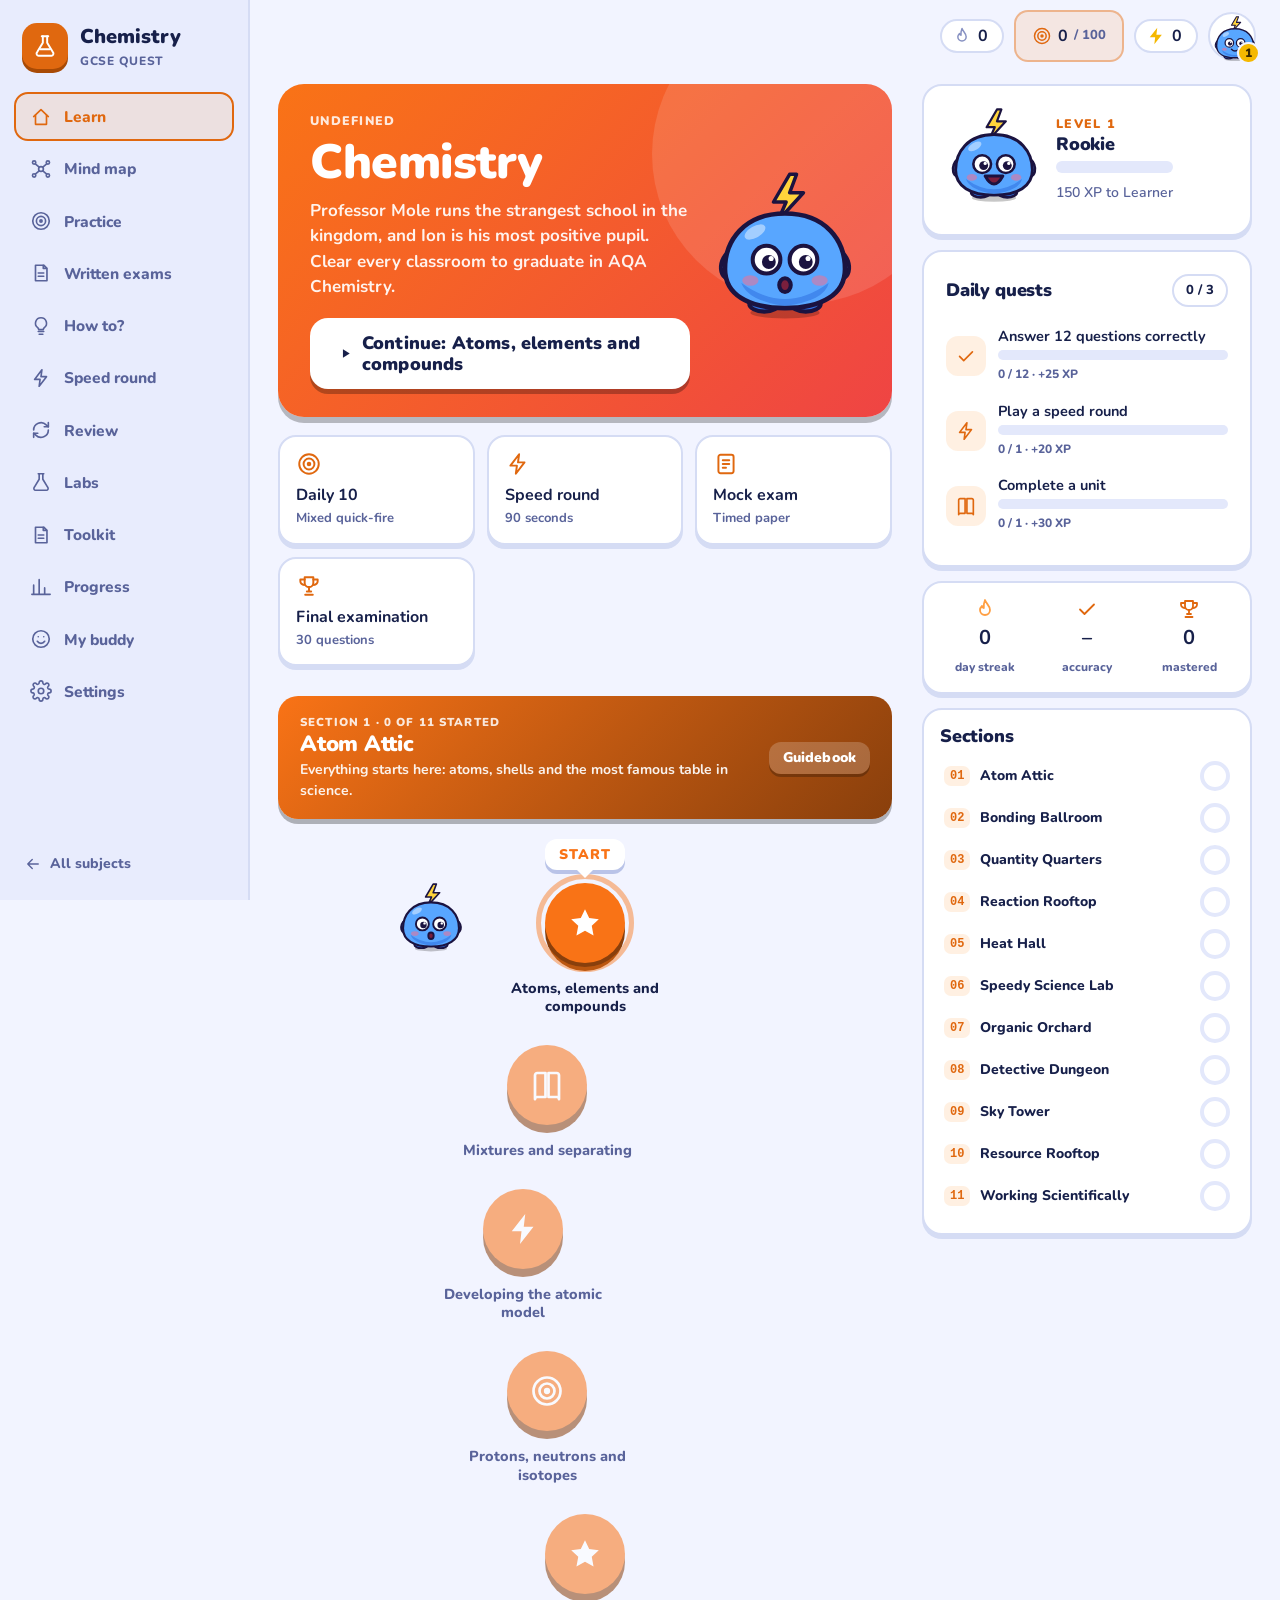
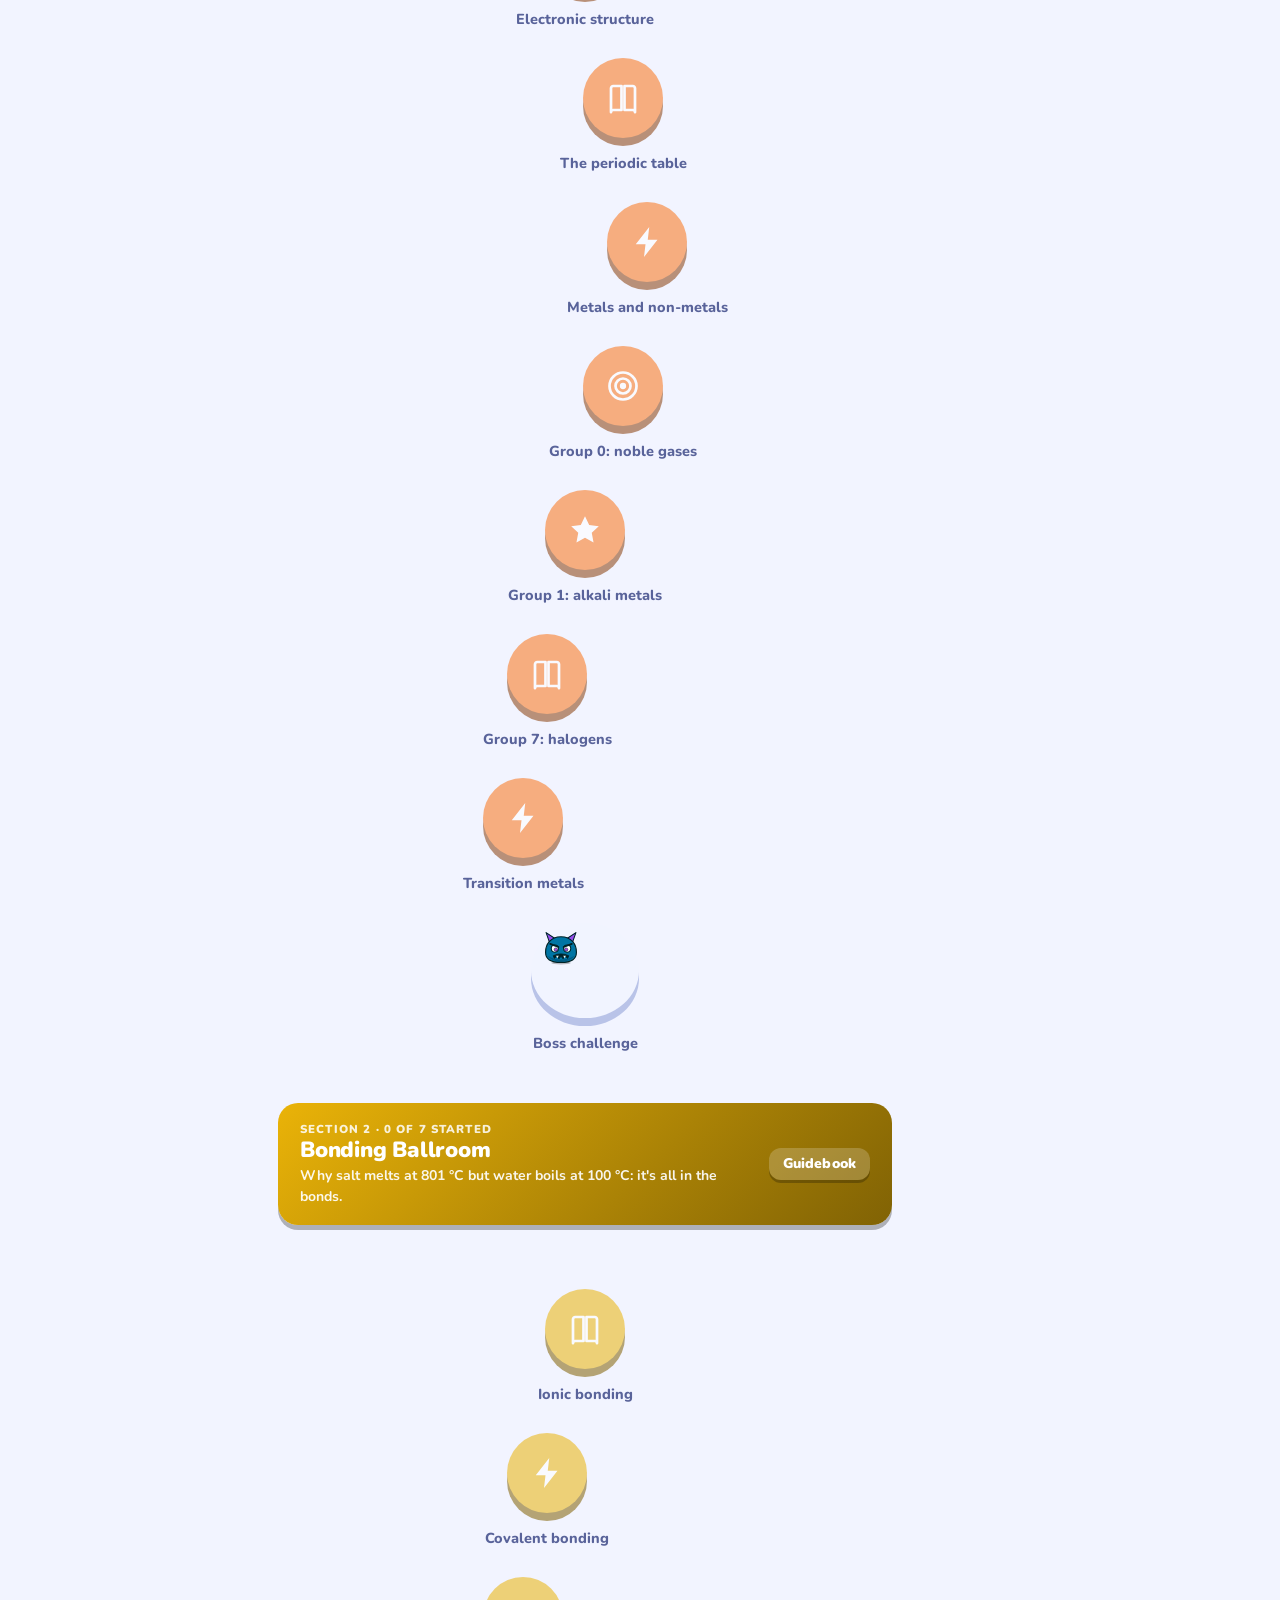
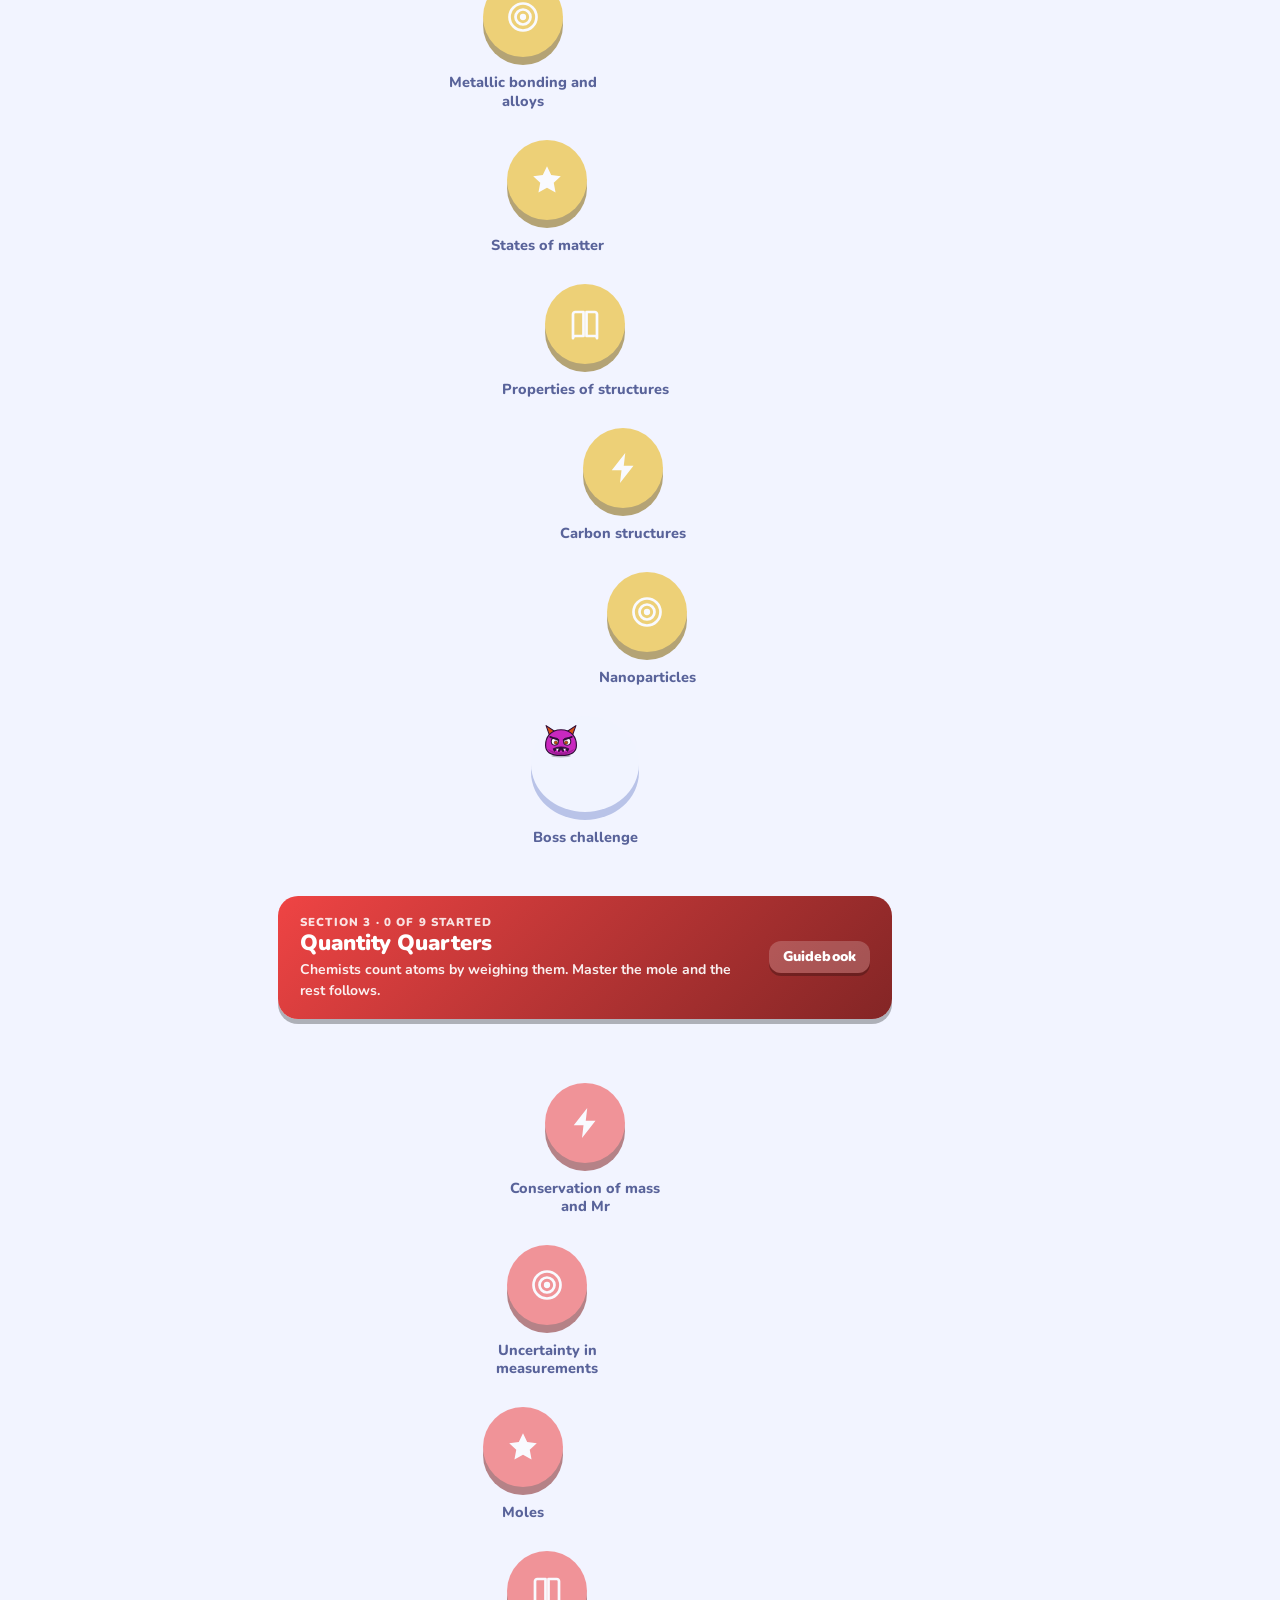
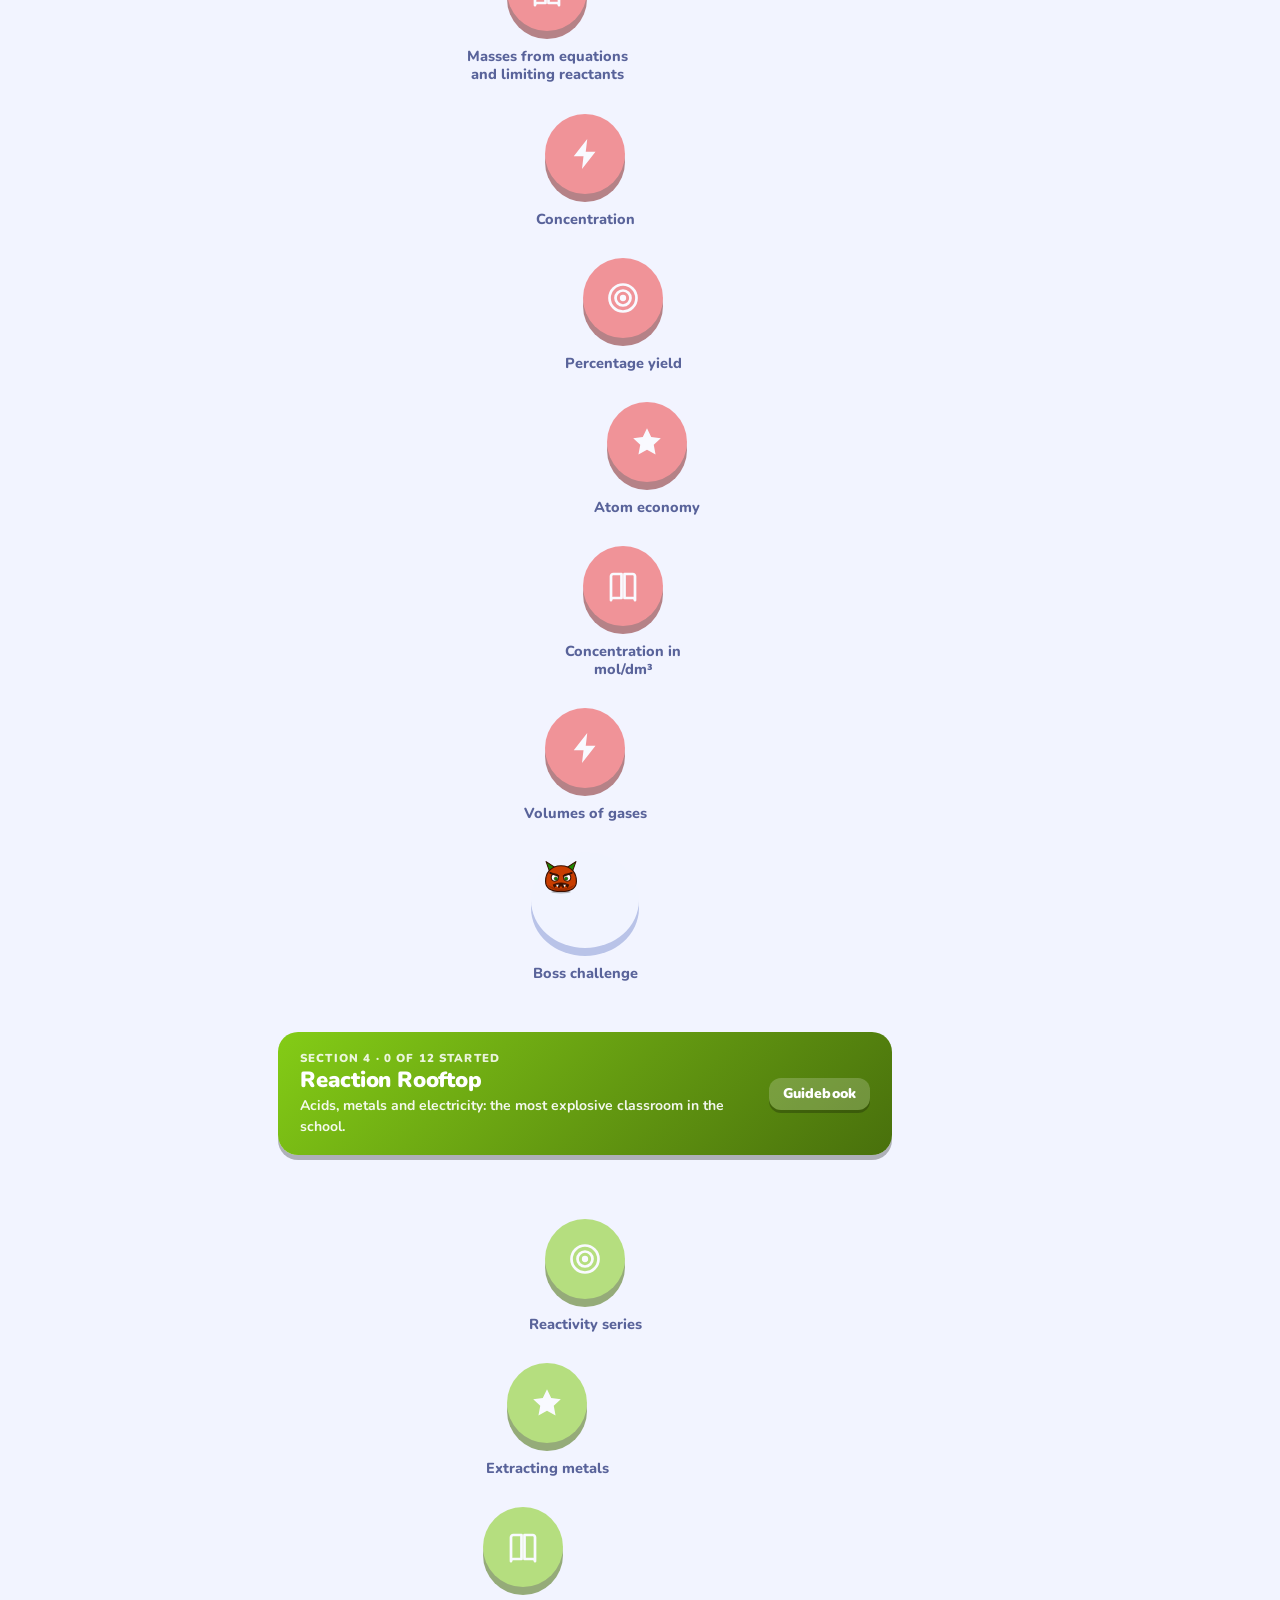
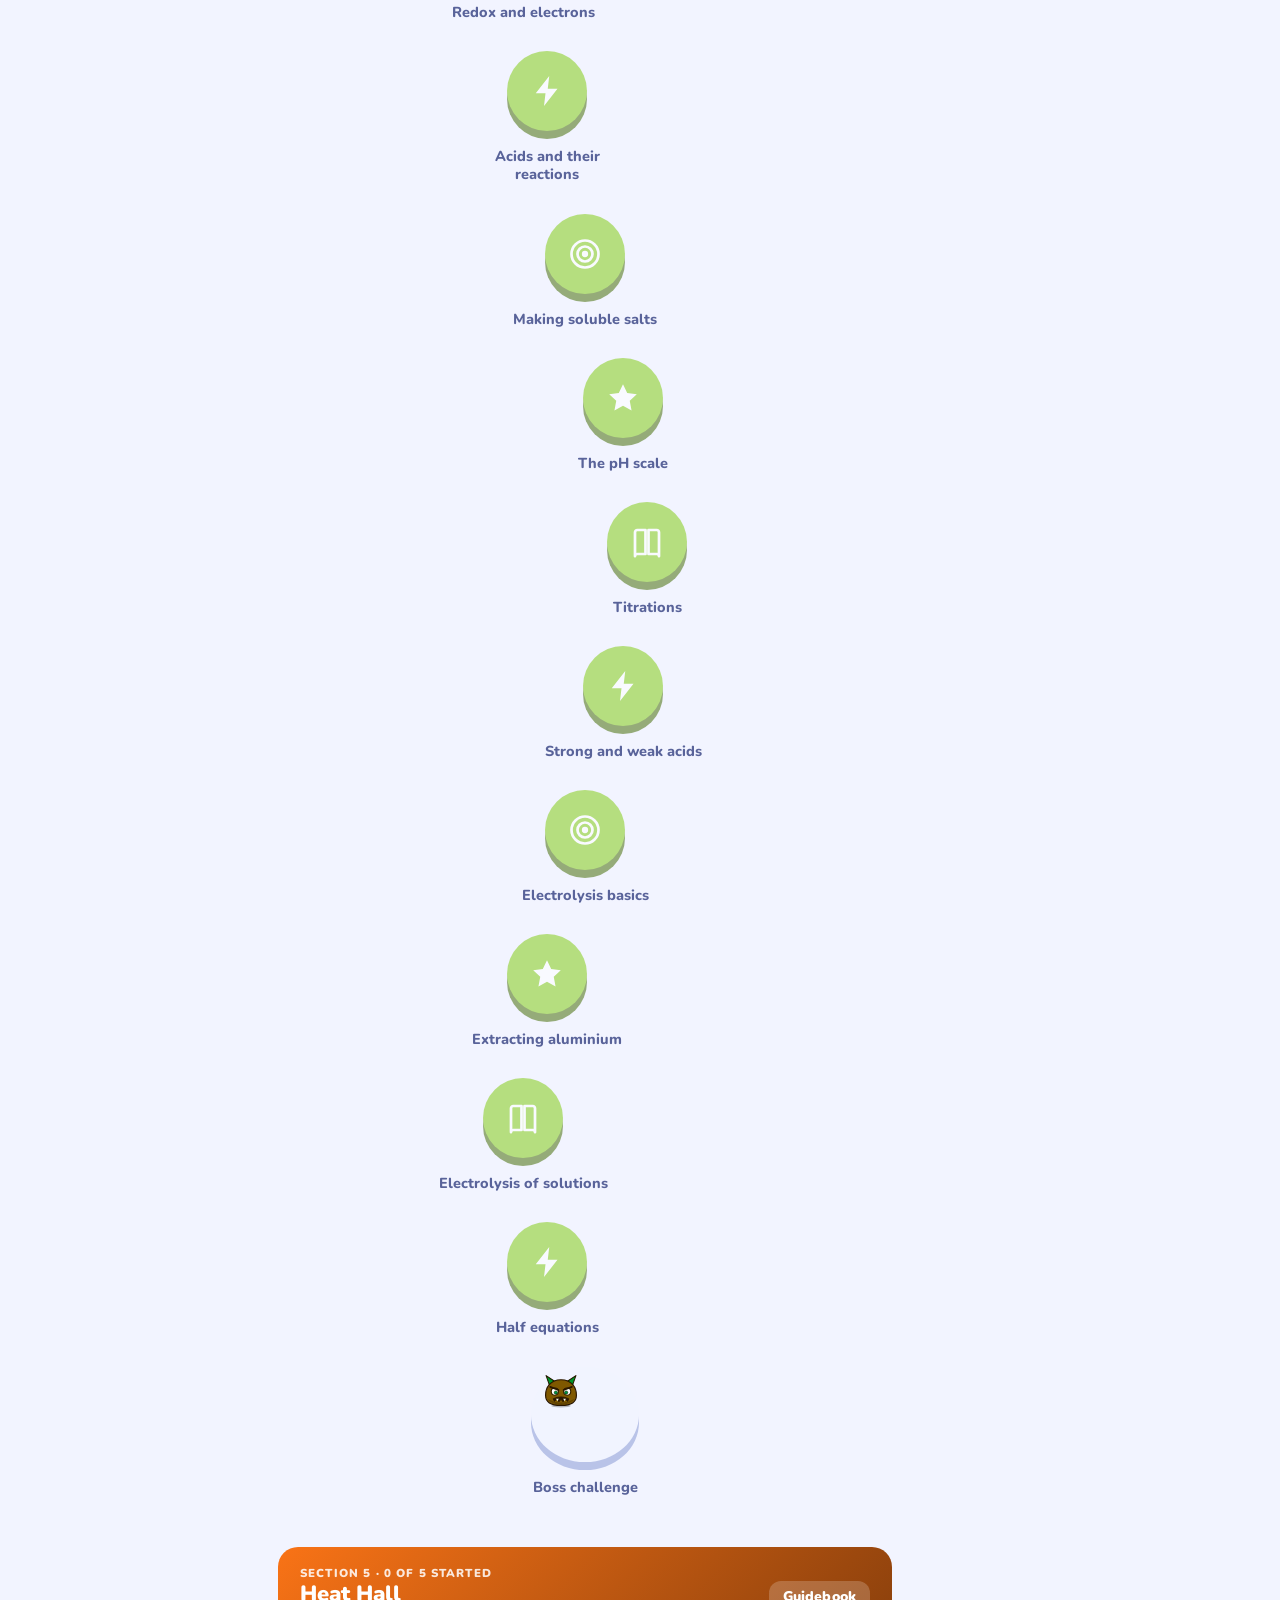
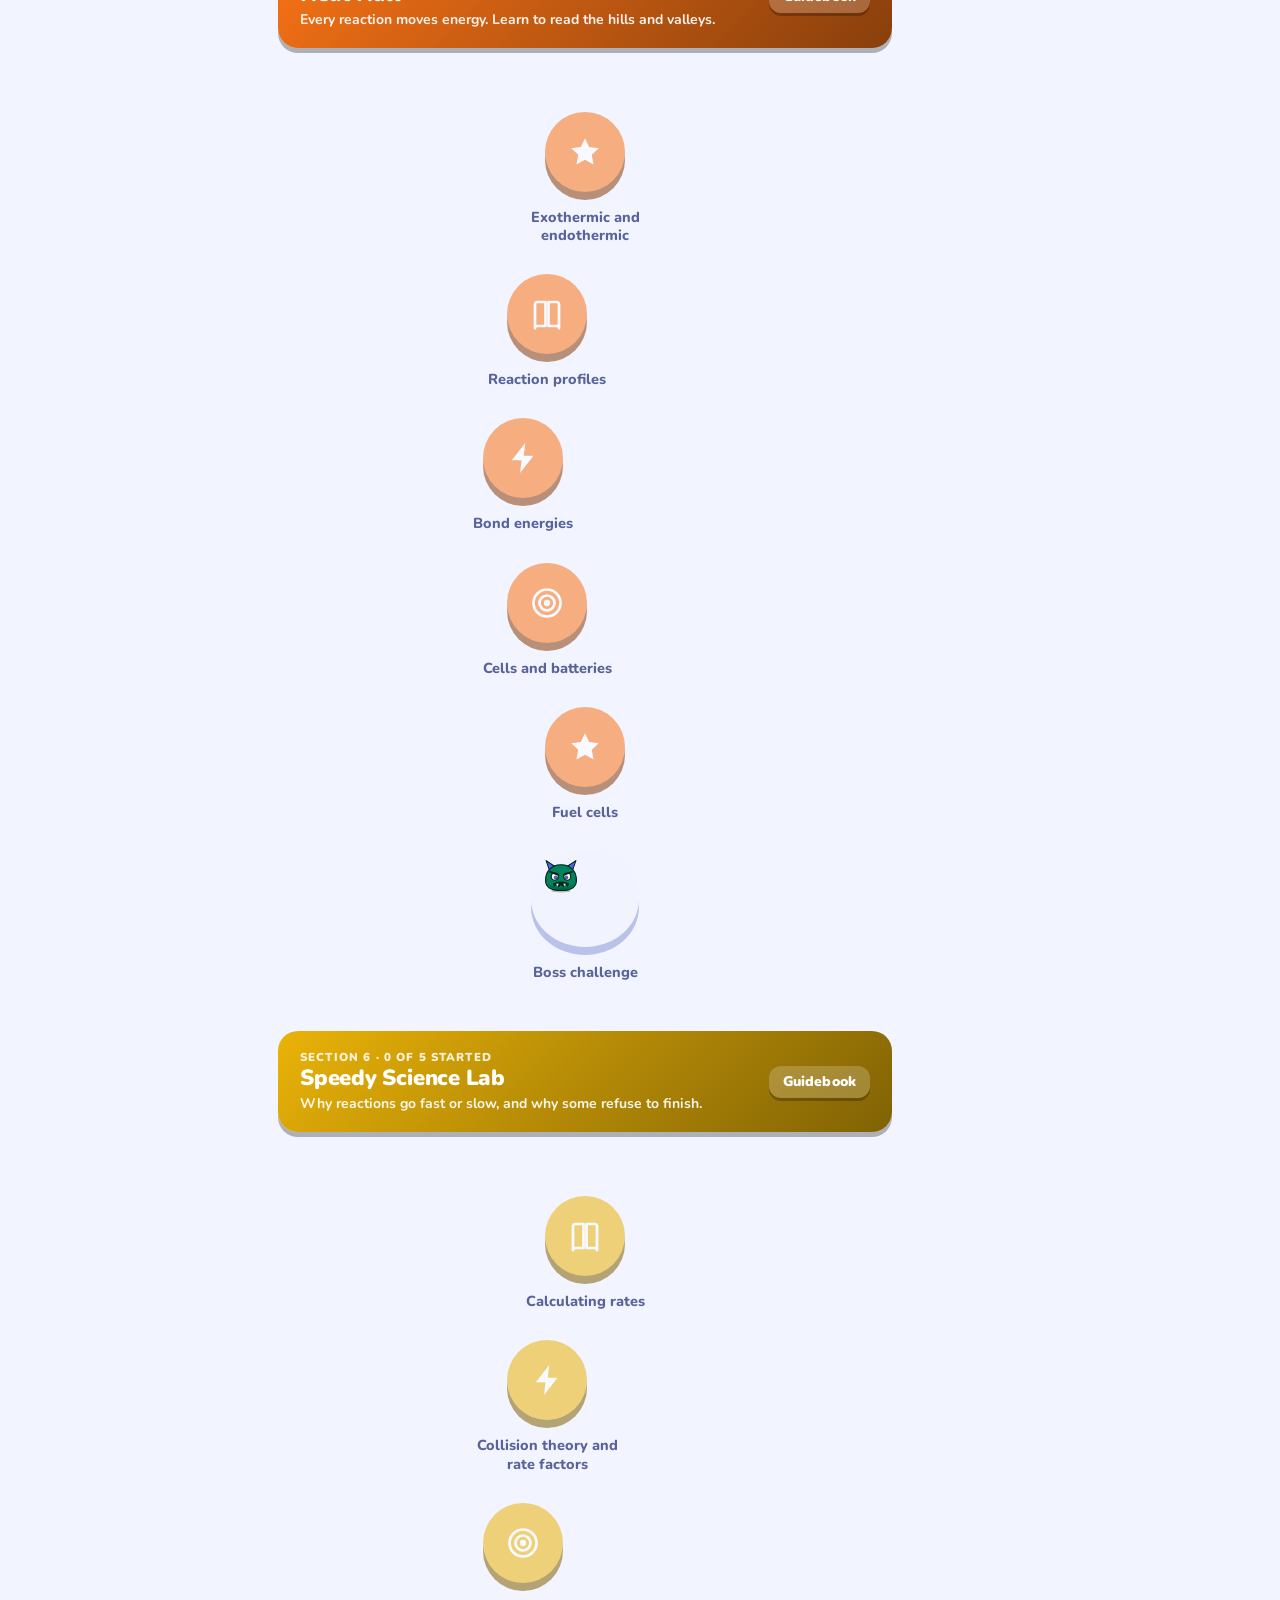
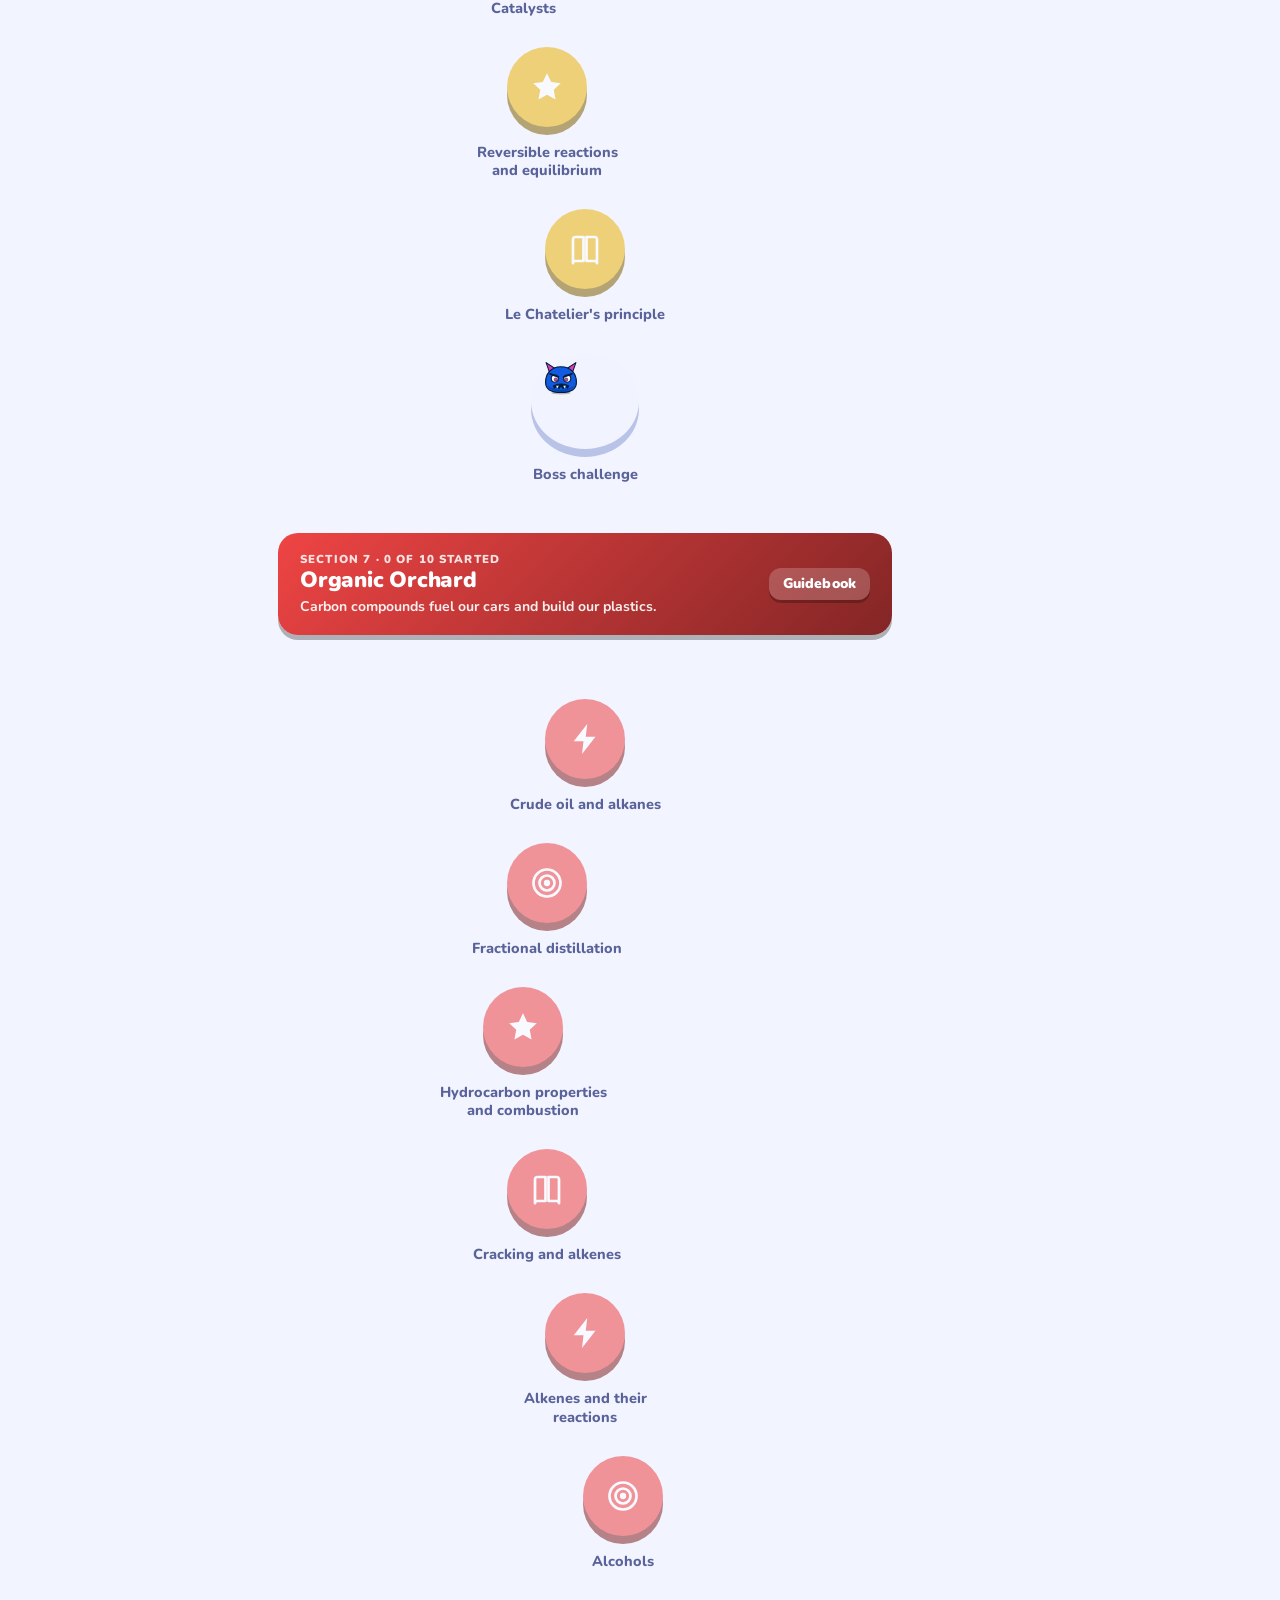
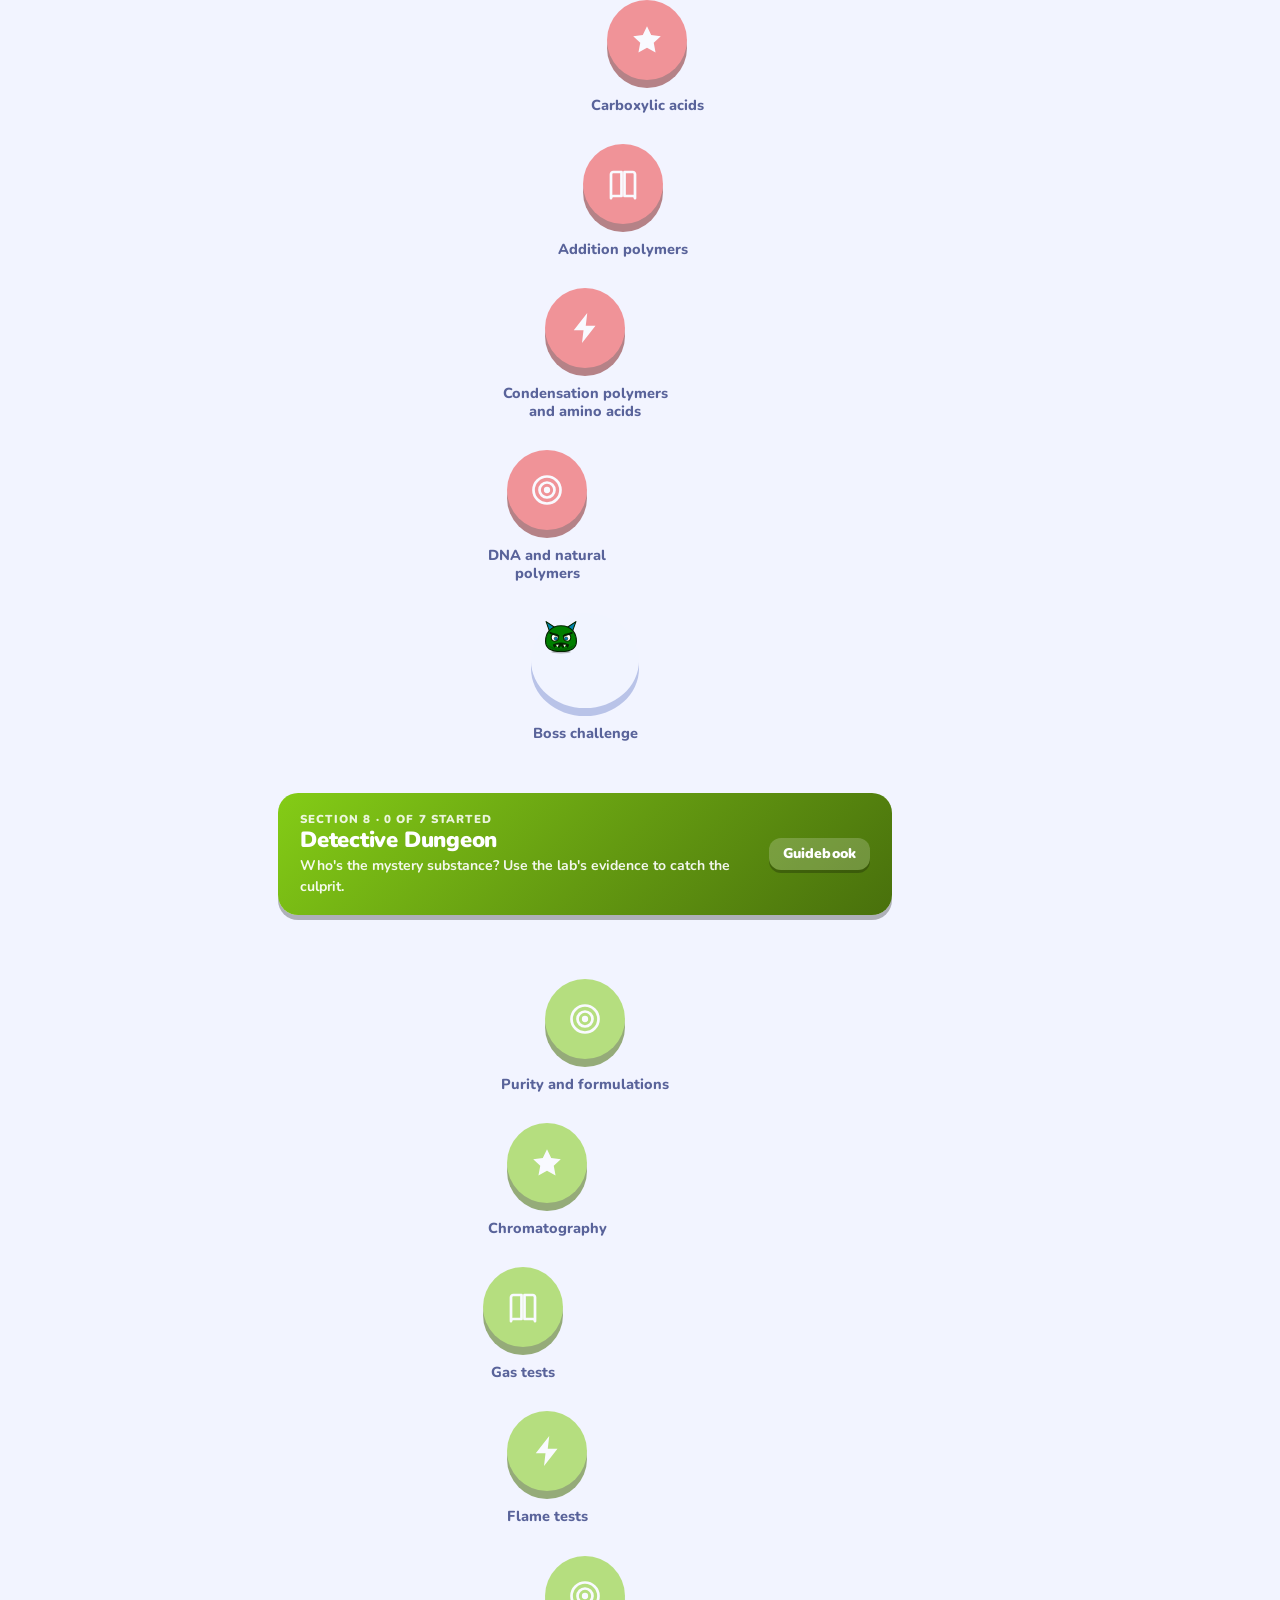
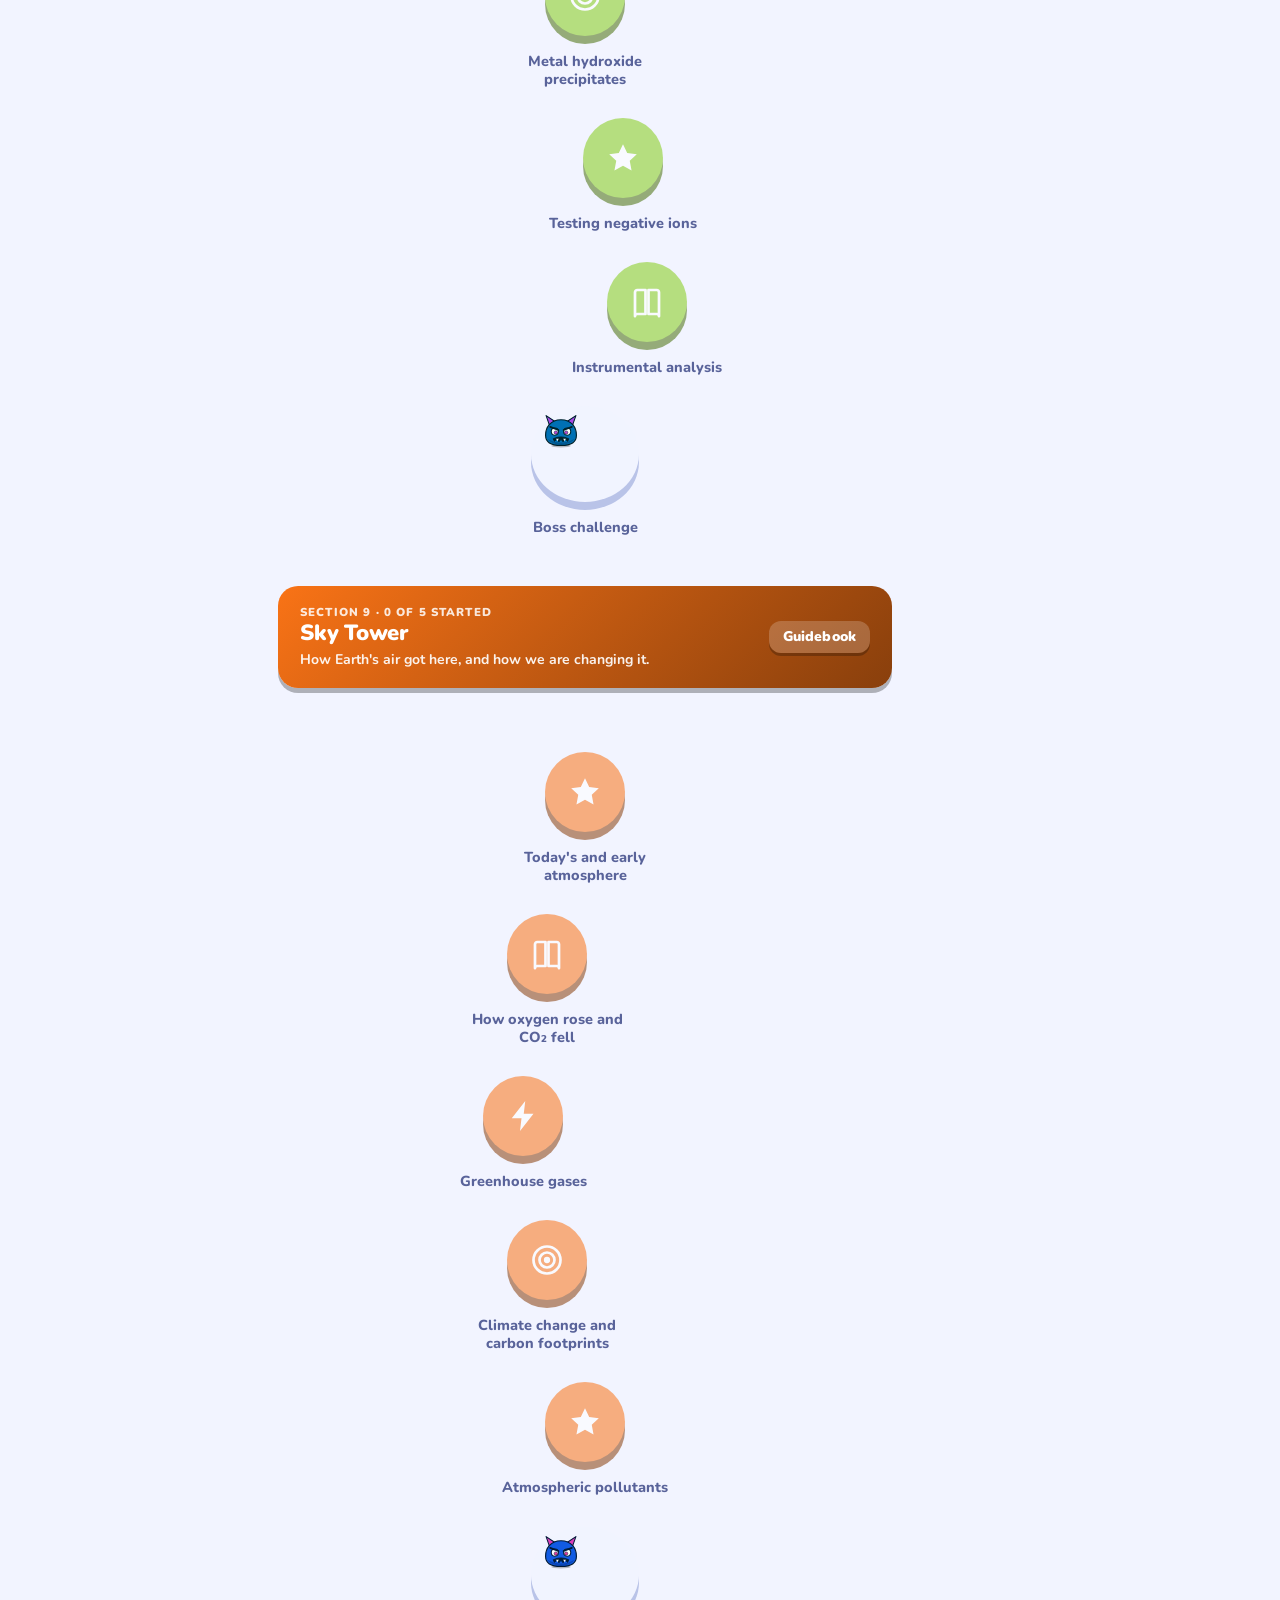
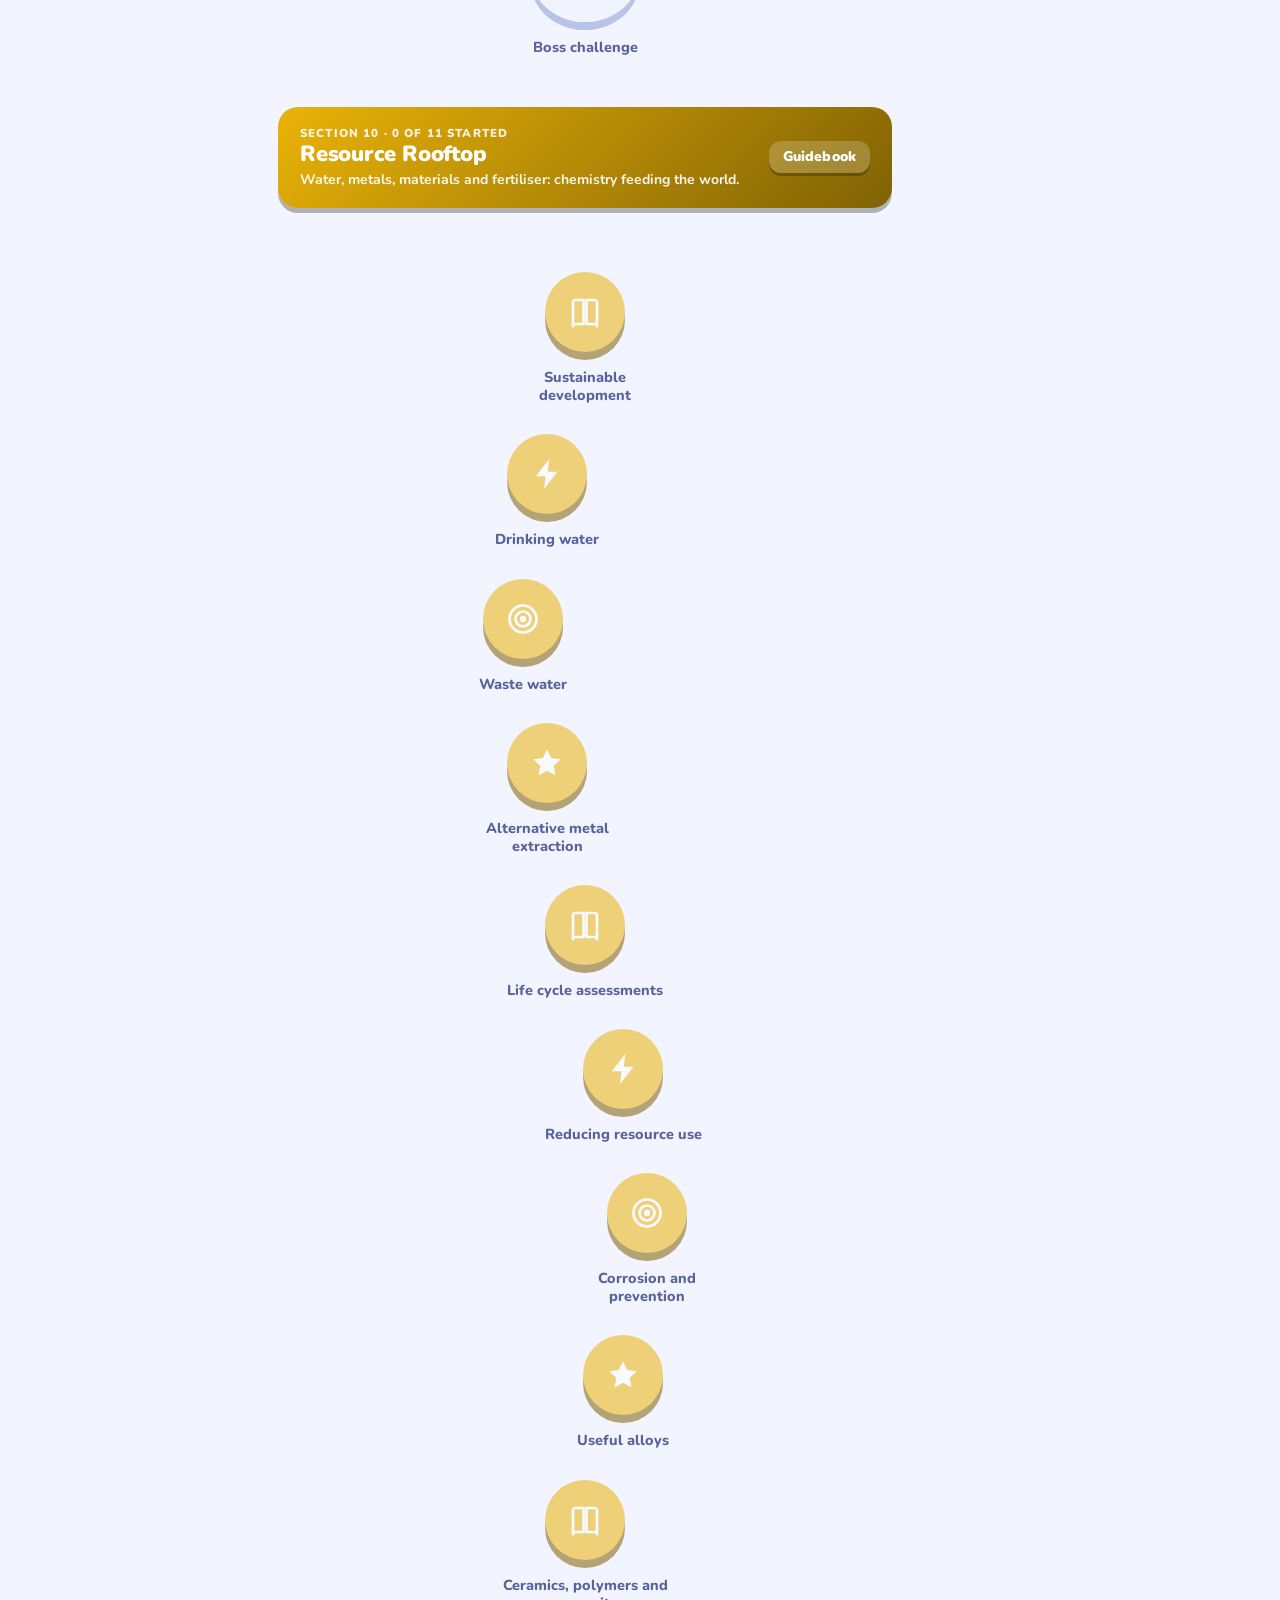
<file: chemistry.html>
<!doctype html>
<html lang="en-GB">
<head>
<meta charset="utf-8">
<meta name="viewport" content="width=device-width,initial-scale=1">
<meta name="color-scheme" content="dark light">
<meta name="theme-color" content="#0e1128">
<link rel="manifest" href="manifest.json">
<link rel="icon" href="assets/icon.svg" type="image/svg+xml">
<title>Chemistry | GCSE Quest</title>
<link rel="stylesheet" href="assets/game.css">
</head>
<body data-world="chemistry">
<noscript>This game needs JavaScript switched on.</noscript>
<script src="assets/icons.js"></script>
<script src="assets/mascot.js"></script>
<script src="assets/anim.js"></script>
<script src="data/anim-kit.js"></script>
<script src="assets/engine.js"></script>
<script src="assets/simlab.js"></script>
<script src="assets/rxlab.js"></script>
<script src="data/chemistry-config.js"></script>
<script src="data/chemistry-1.js"></script>
<script src="data/chemistry-2.js"></script>
<script src="data/chemistry-3.js"></script>
<script src="data/science-ws.js"></script>
<script src="data/chemistry-labs.js"></script>
<script src="data/chemistry-reactions.js"></script>
<script src="data/anim-chemistry.js"></script>
<script src="data/more-ws.js"></script>
<script src="data/more-chemistry.js"></script>
<script src="data/links.js"></script>
<script src="data/written-chemistry.js"></script>
<script src="data/real-chemistry.js"></script>
<script>GAME.start();</script>
</body>
</html>
</file>
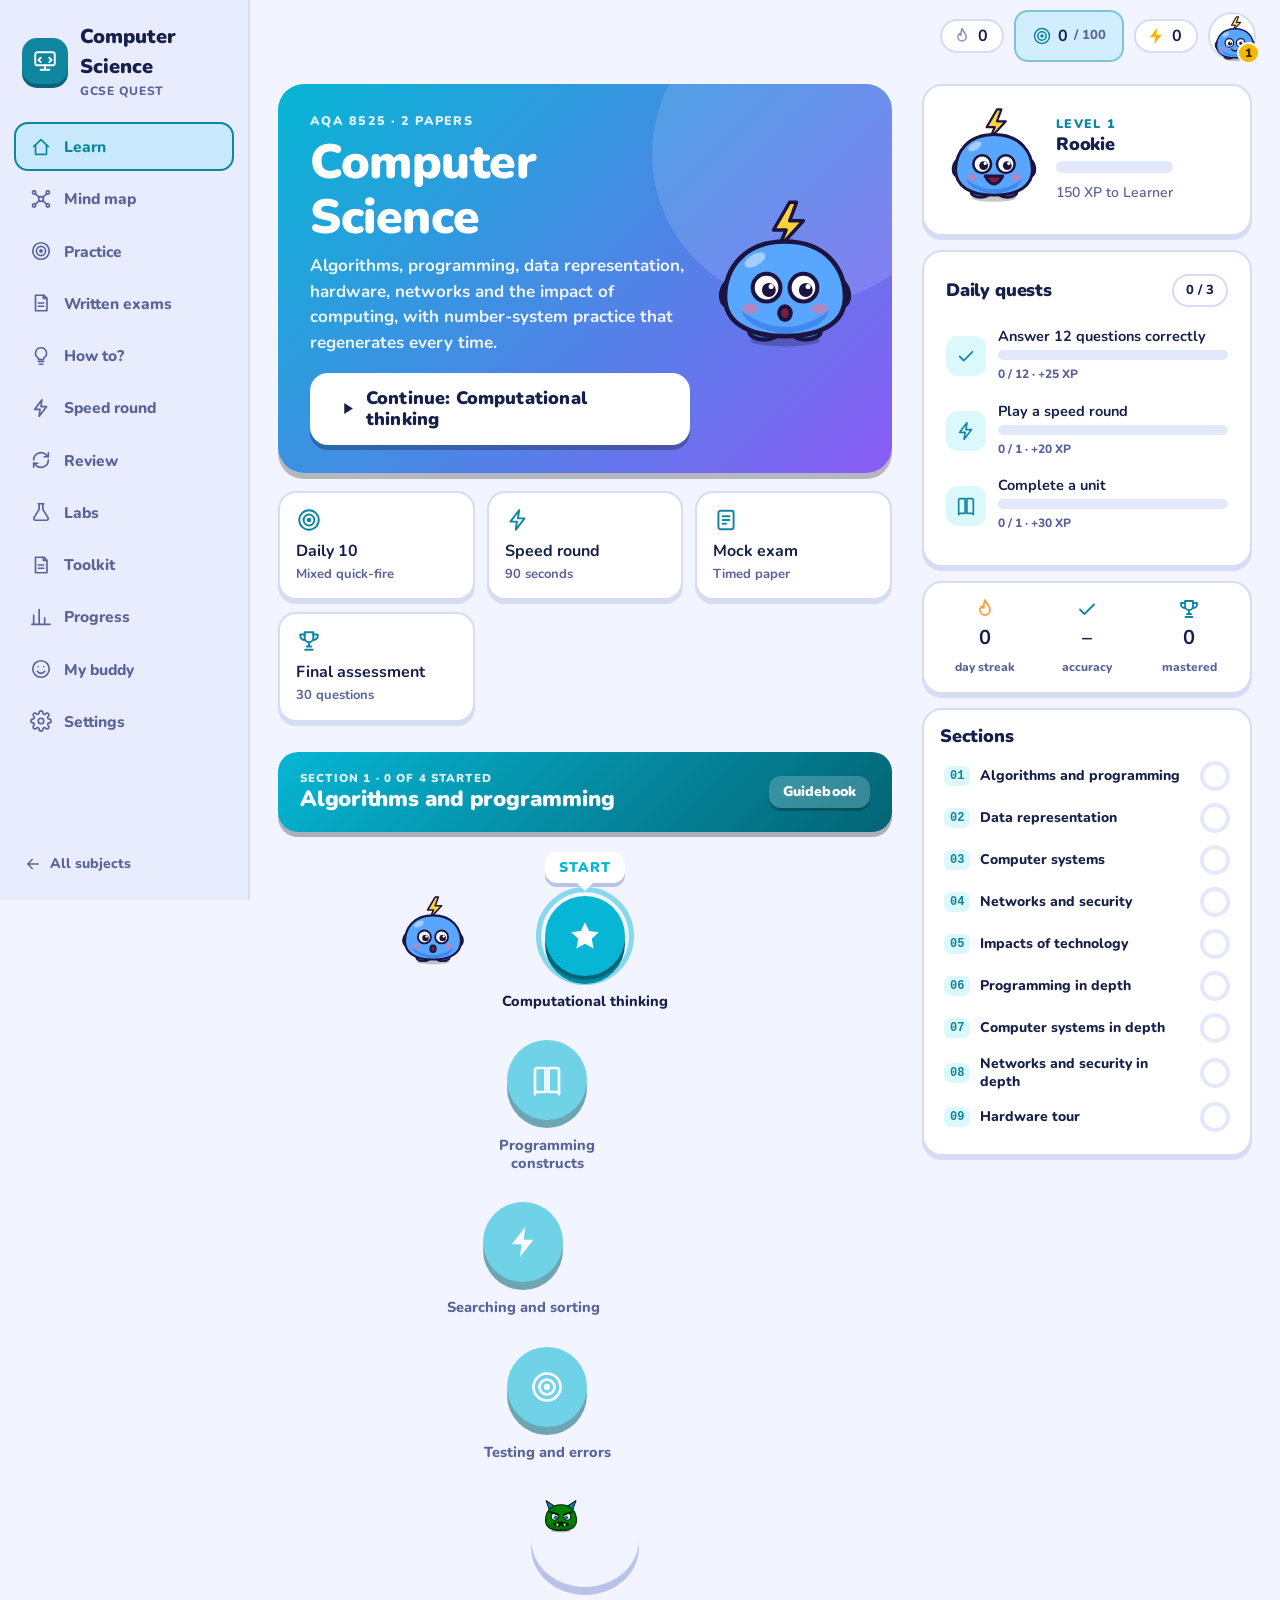
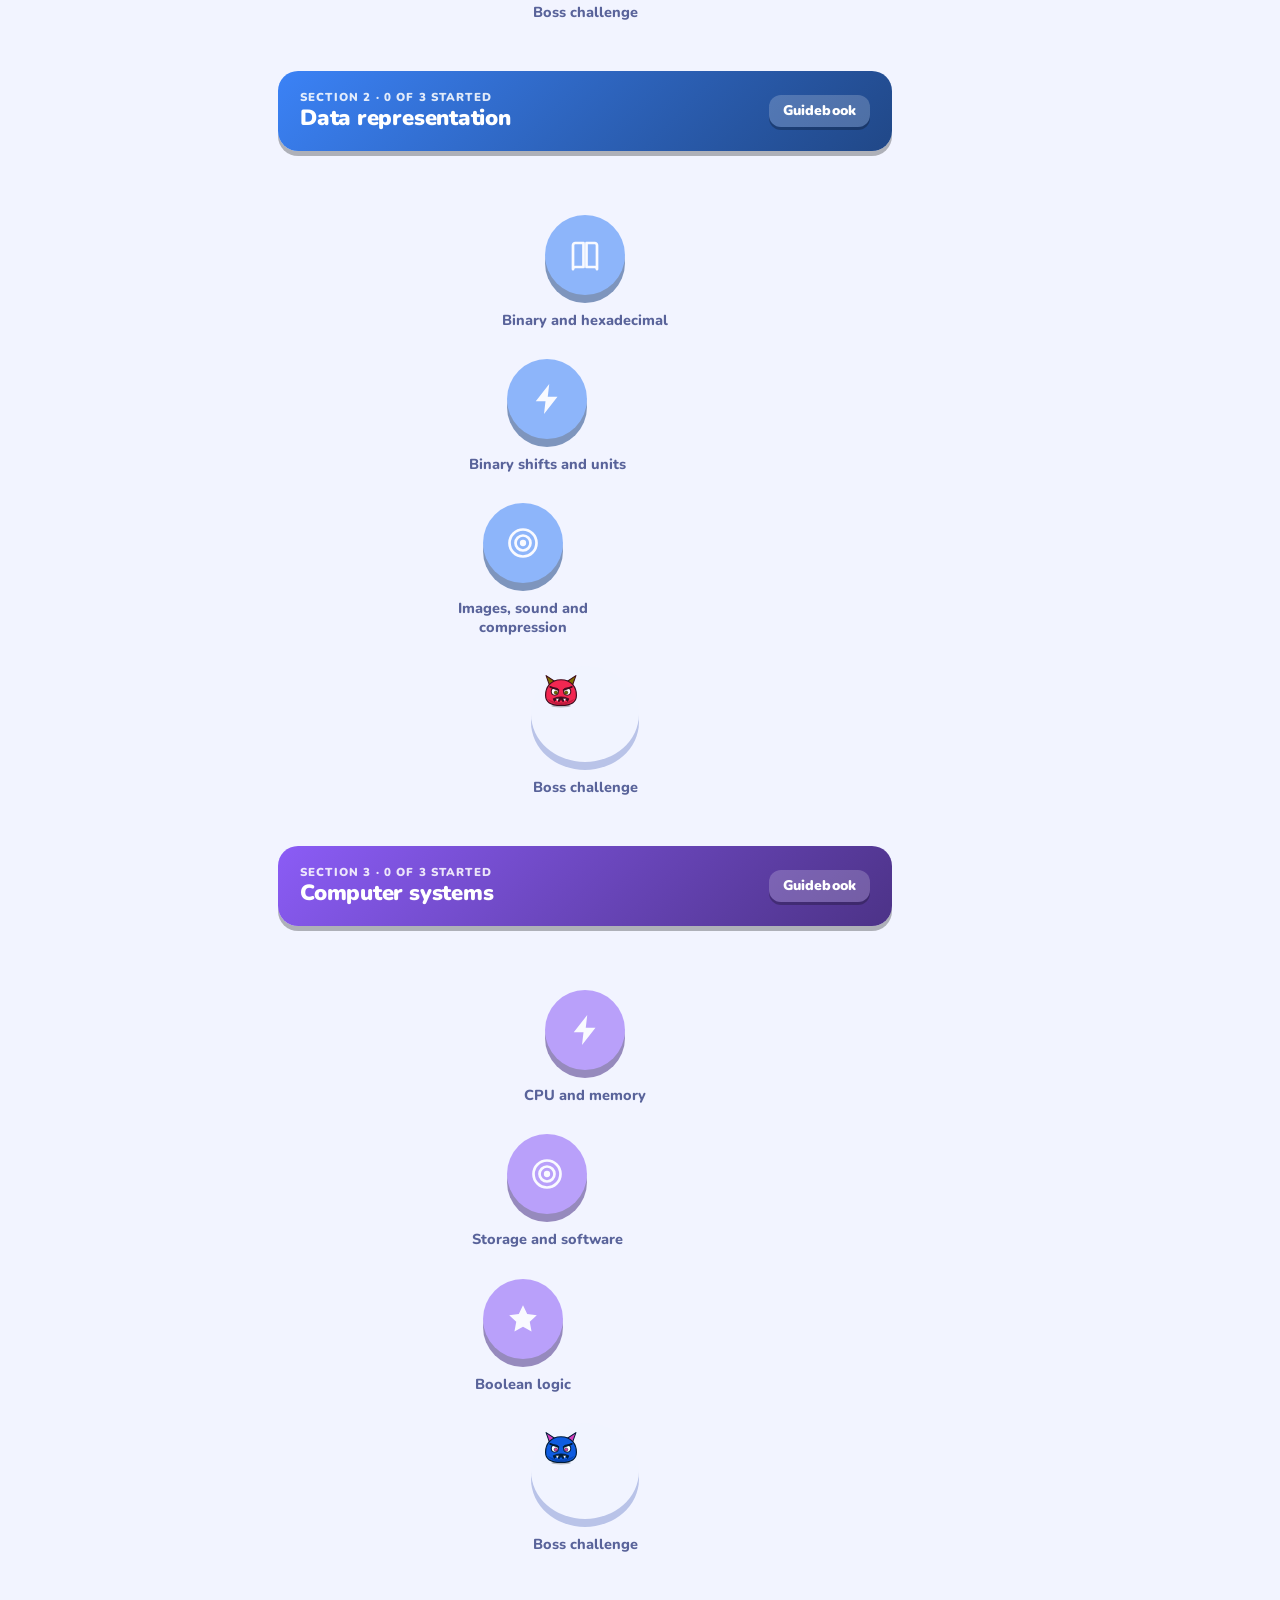
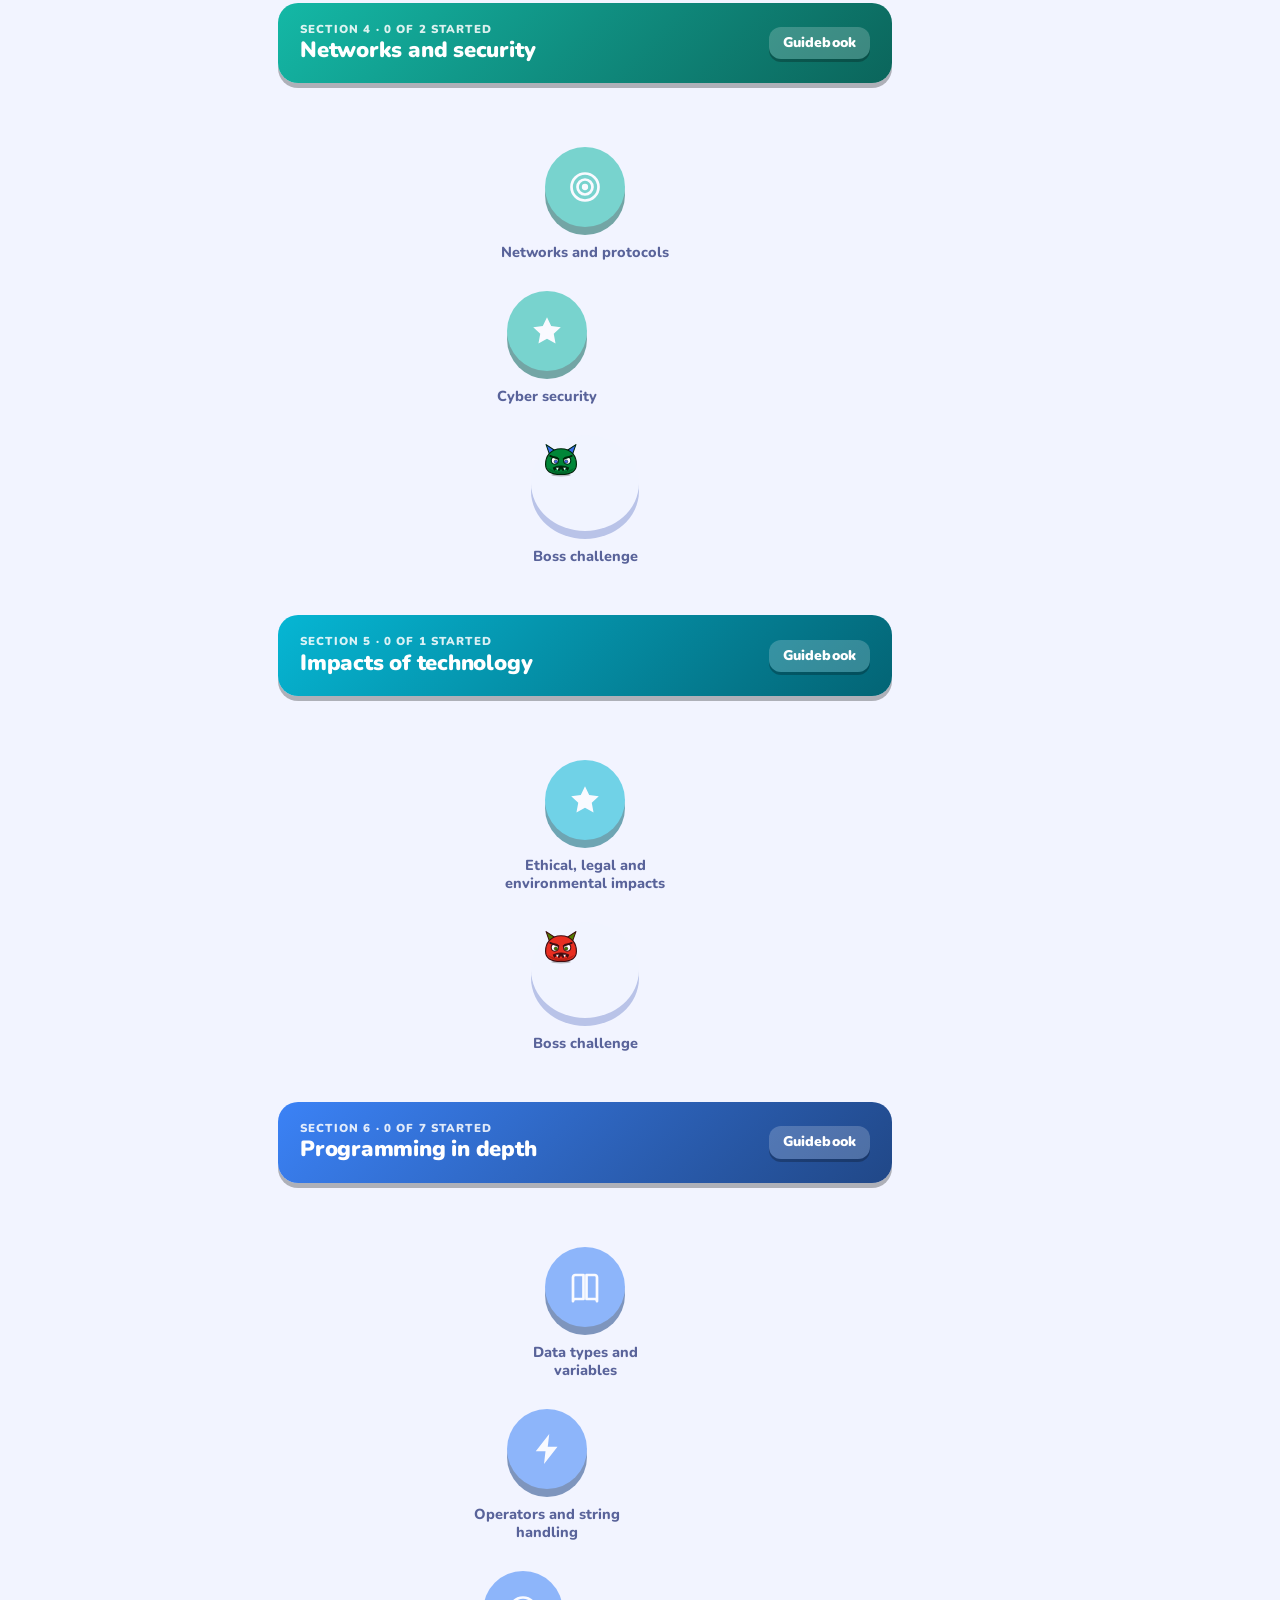
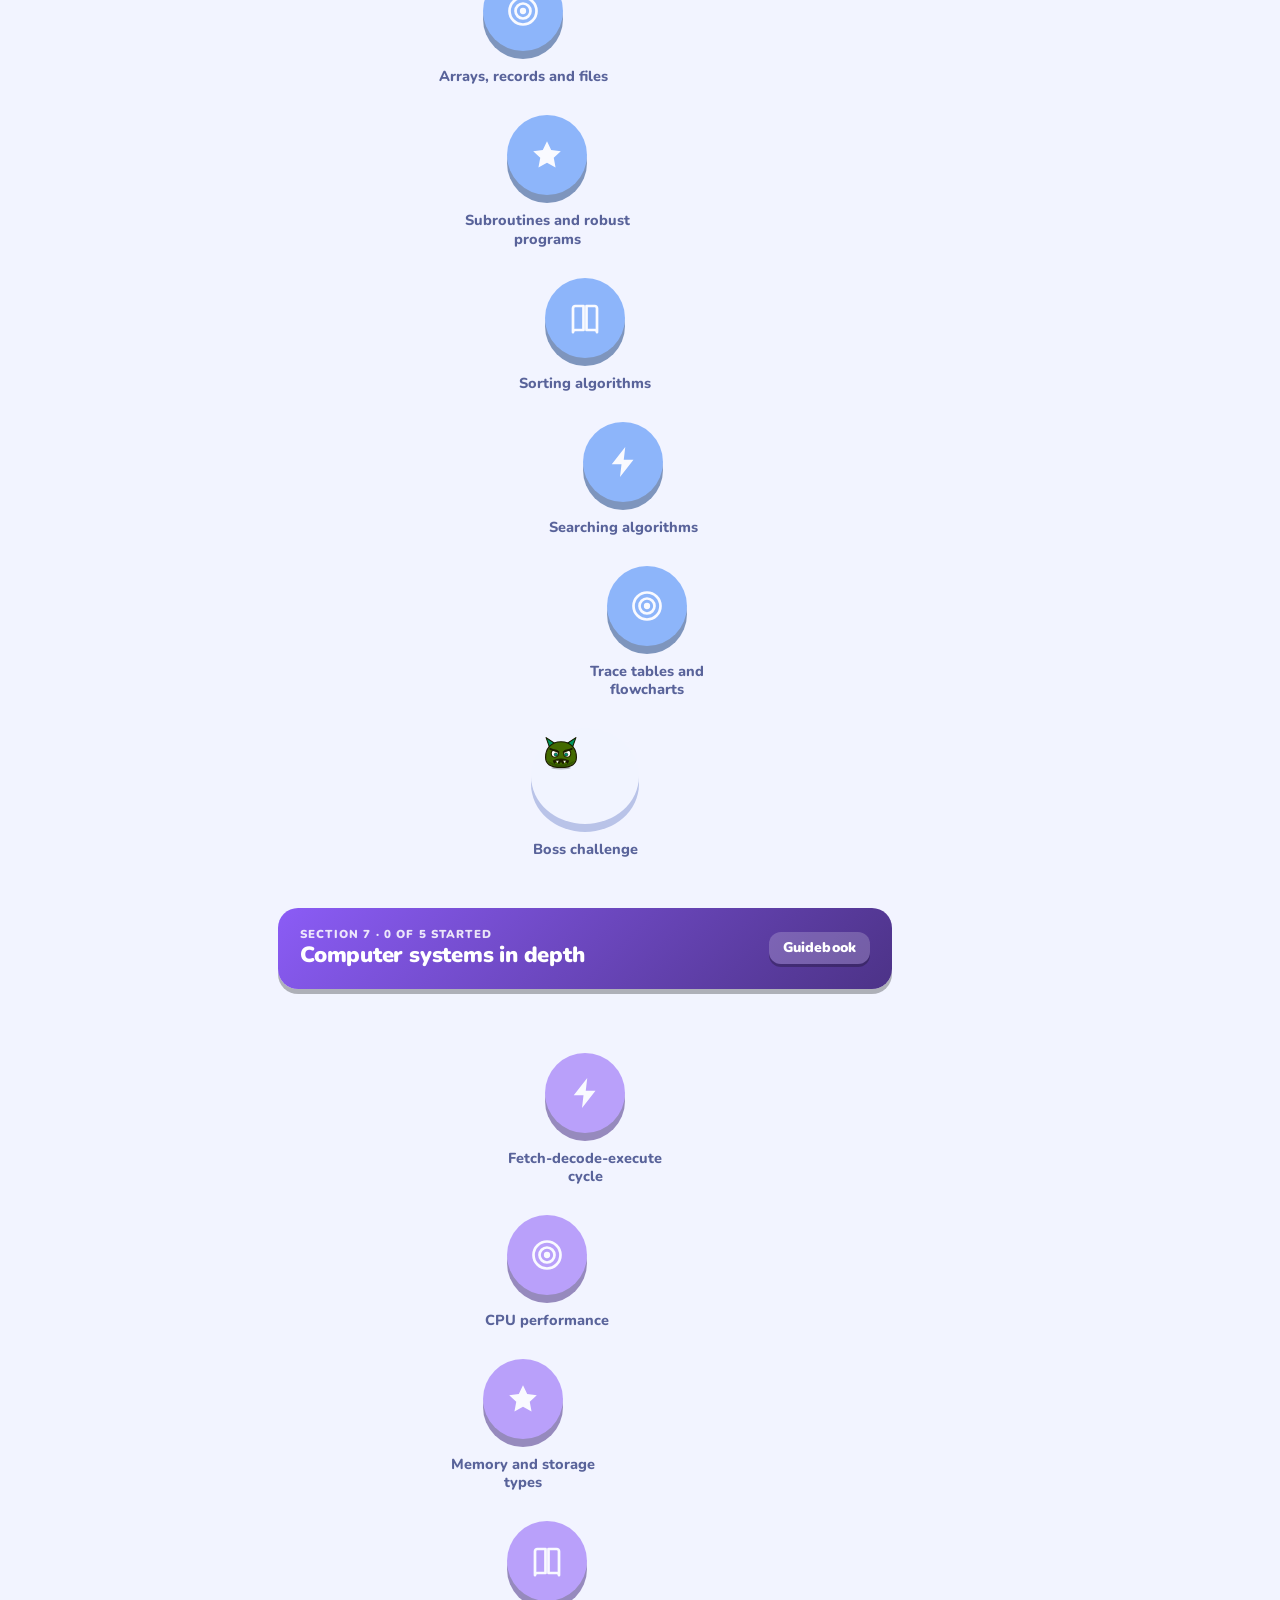
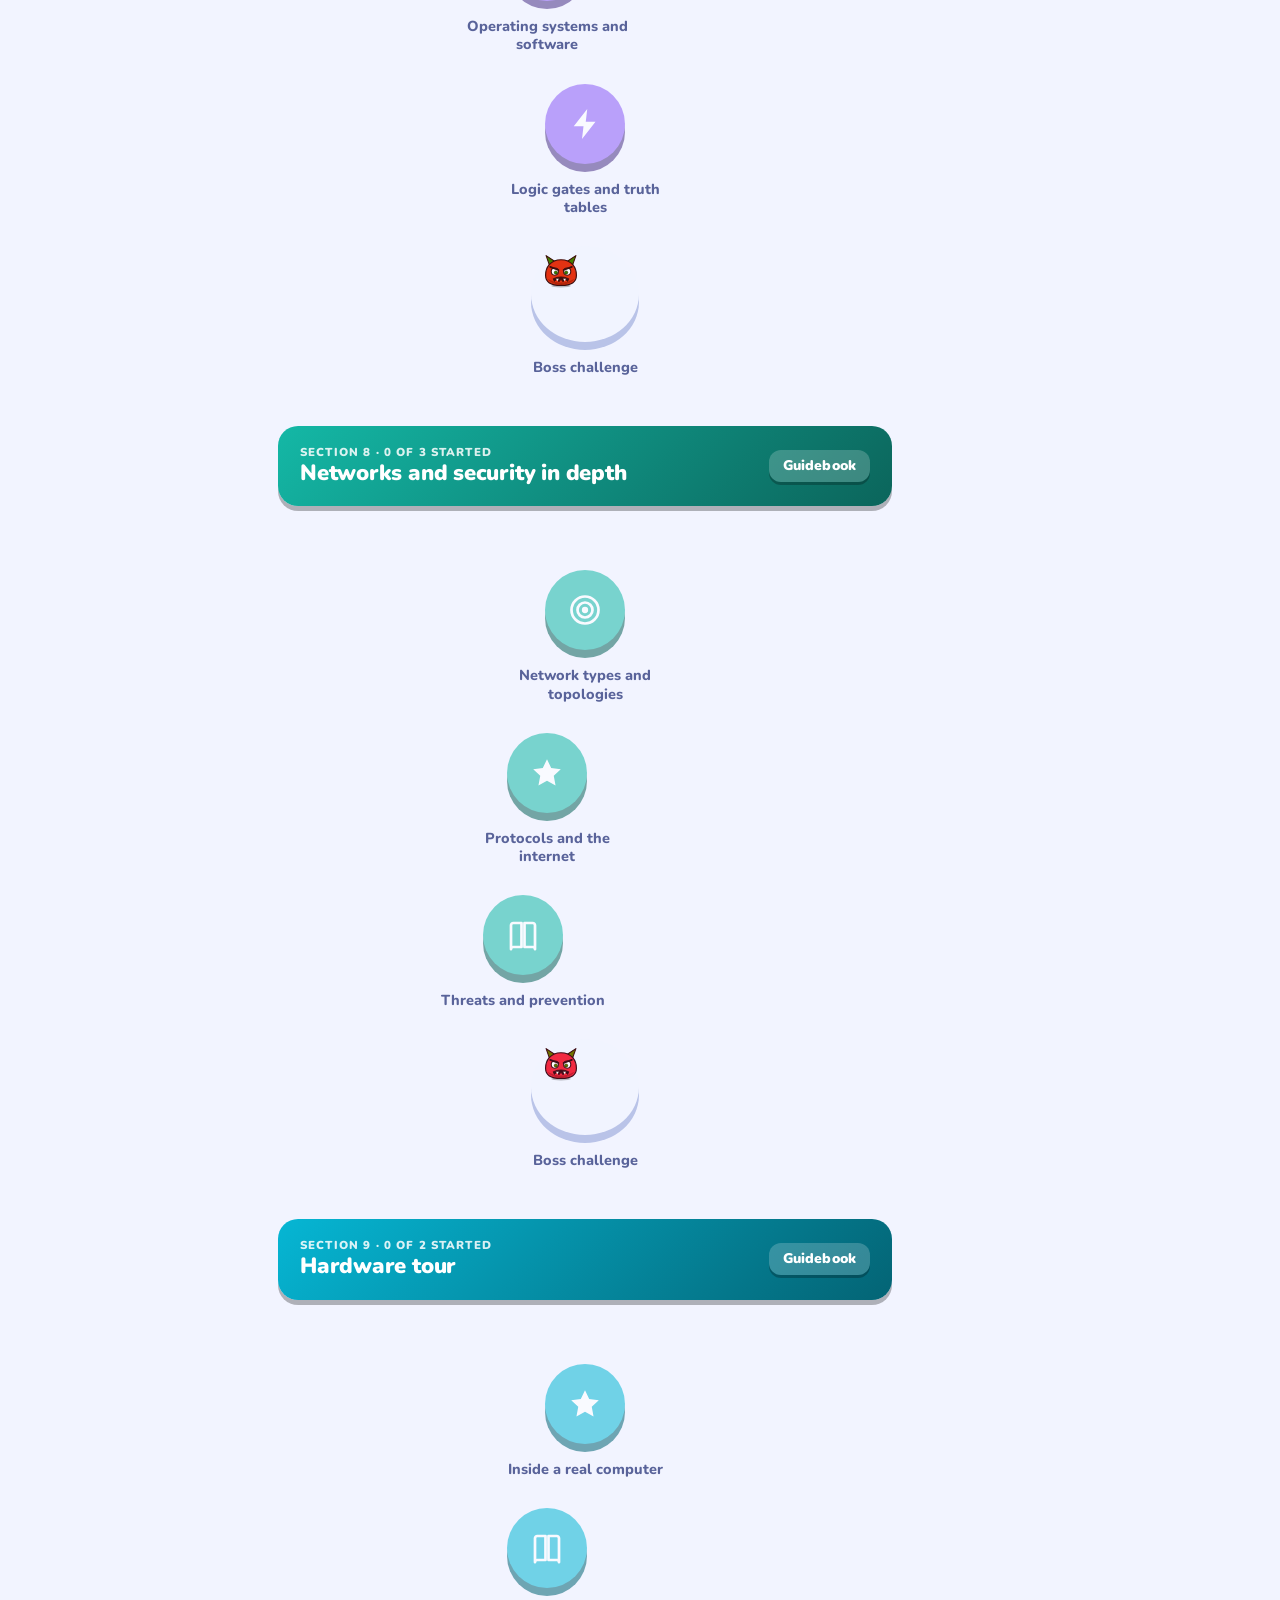
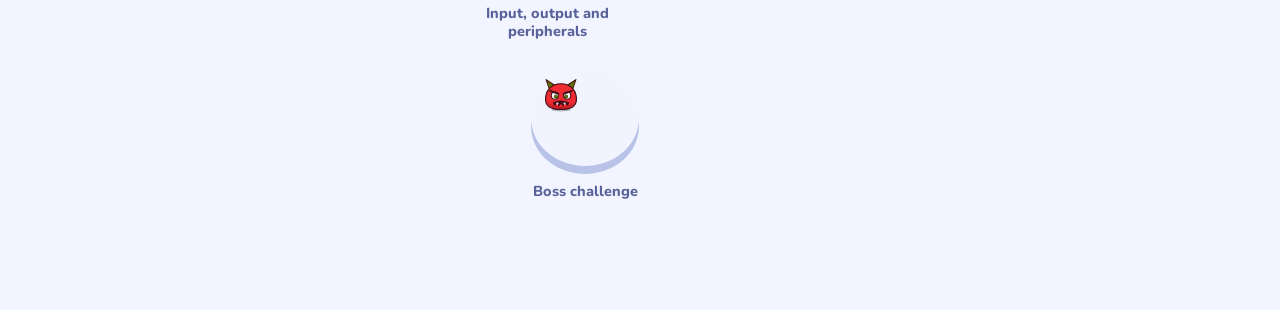
<file: computing.html>
<!doctype html>
<html lang="en-GB">
<head>
<meta charset="utf-8">
<meta name="viewport" content="width=device-width,initial-scale=1">
<meta name="color-scheme" content="dark light">
<meta name="theme-color" content="#0e1128">
<link rel="manifest" href="manifest.json">
<link rel="icon" href="assets/icon.svg" type="image/svg+xml">
<title>Computer Science | GCSE Quest</title>
<link rel="stylesheet" href="assets/game.css">
</head>
<body data-world="computing">
<noscript>This game needs JavaScript switched on.</noscript>
<script src="assets/icons.js"></script>
<script src="assets/mascot.js"></script>
<script src="assets/anim.js"></script>
<script src="data/anim-kit.js"></script>
<script src="assets/engine.js"></script>
<script src="assets/simlab.js"></script>
<script src="data/computing.js"></script>
<script src="data/computing-2.js"></script>
<script src="data/computing-3.js"></script>
<script src="data/anim-computing.js"></script>
<script src="data/anim2-computing.js"></script>
<script src="data/more-computing.js"></script>
<script src="data/media-computing.js"></script>
<script src="data/links.js"></script>
<script src="data/written-computing.js"></script>
<script src="data/sims-computing.js"></script>
<script src="data/real-computing.js"></script>
<script src="data/cases-computing.js"></script>
<script>GAME.start();</script>
</body>
</html>
</file>
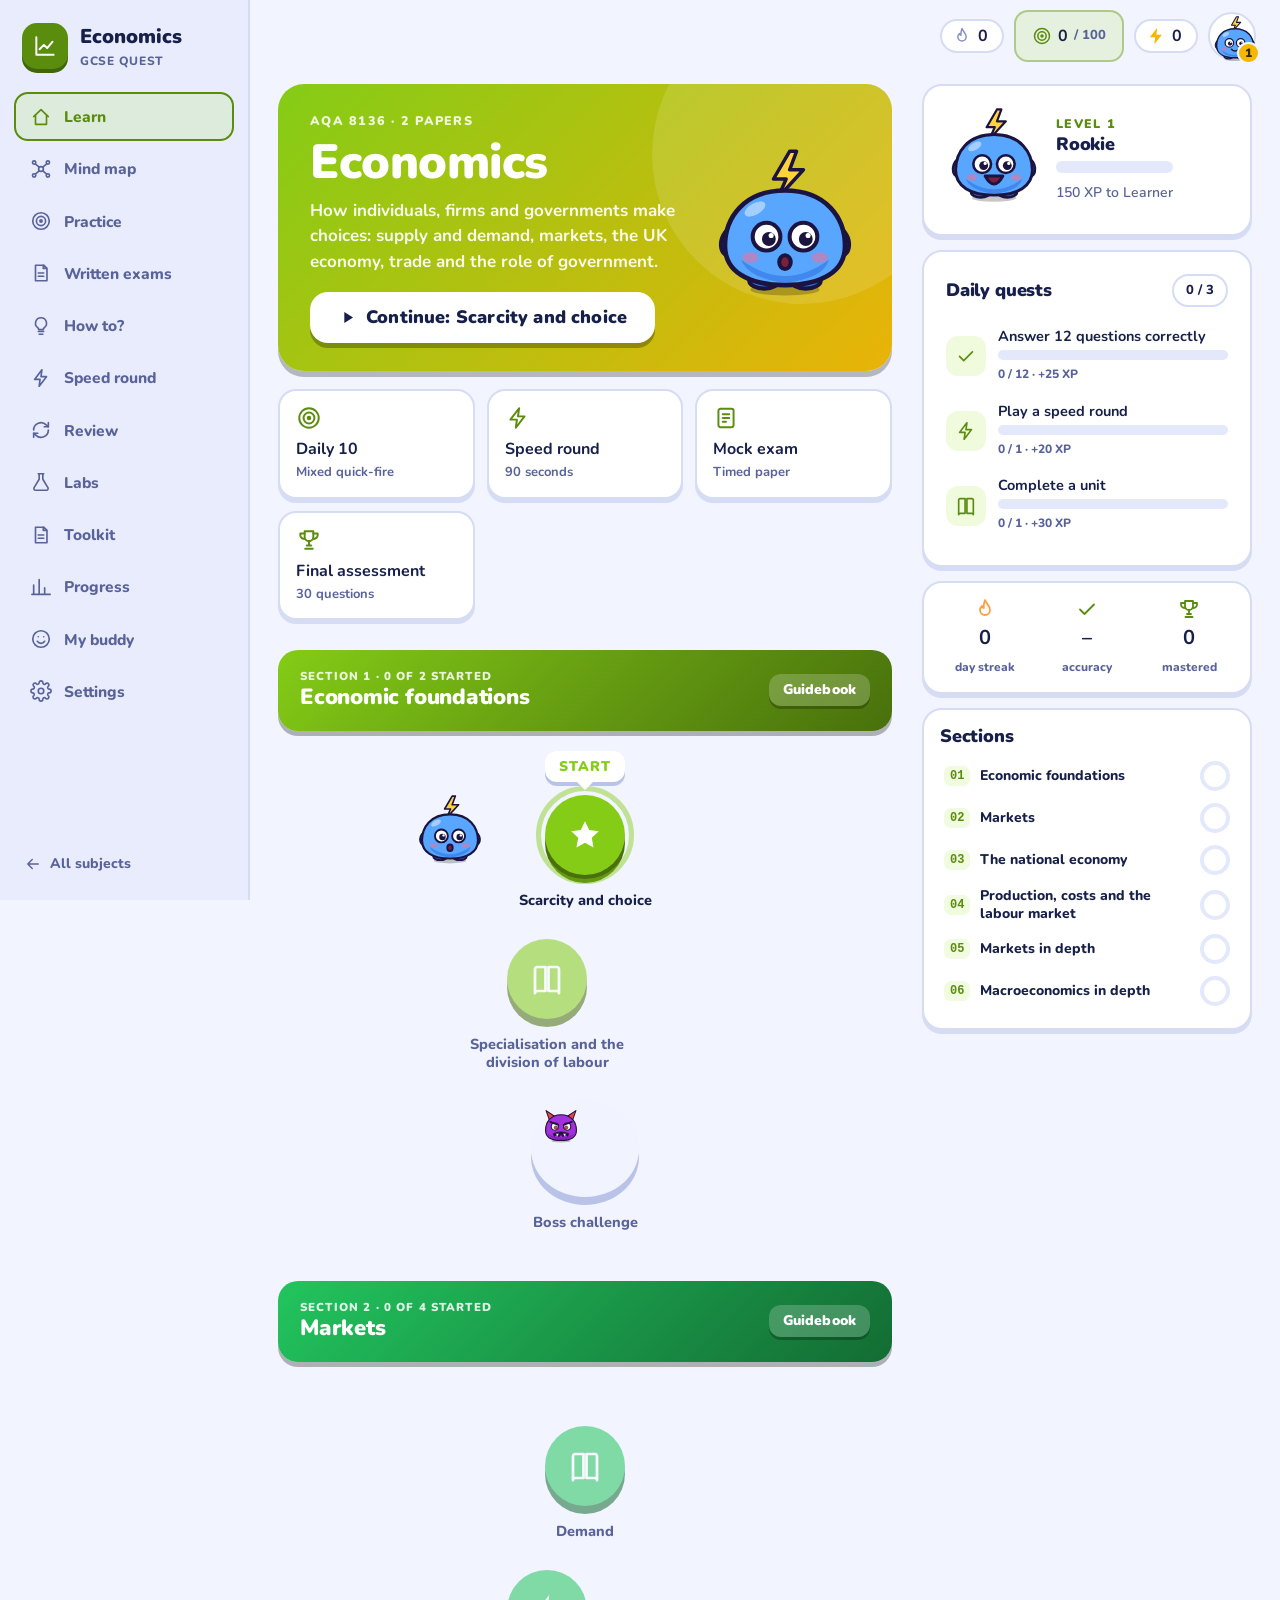
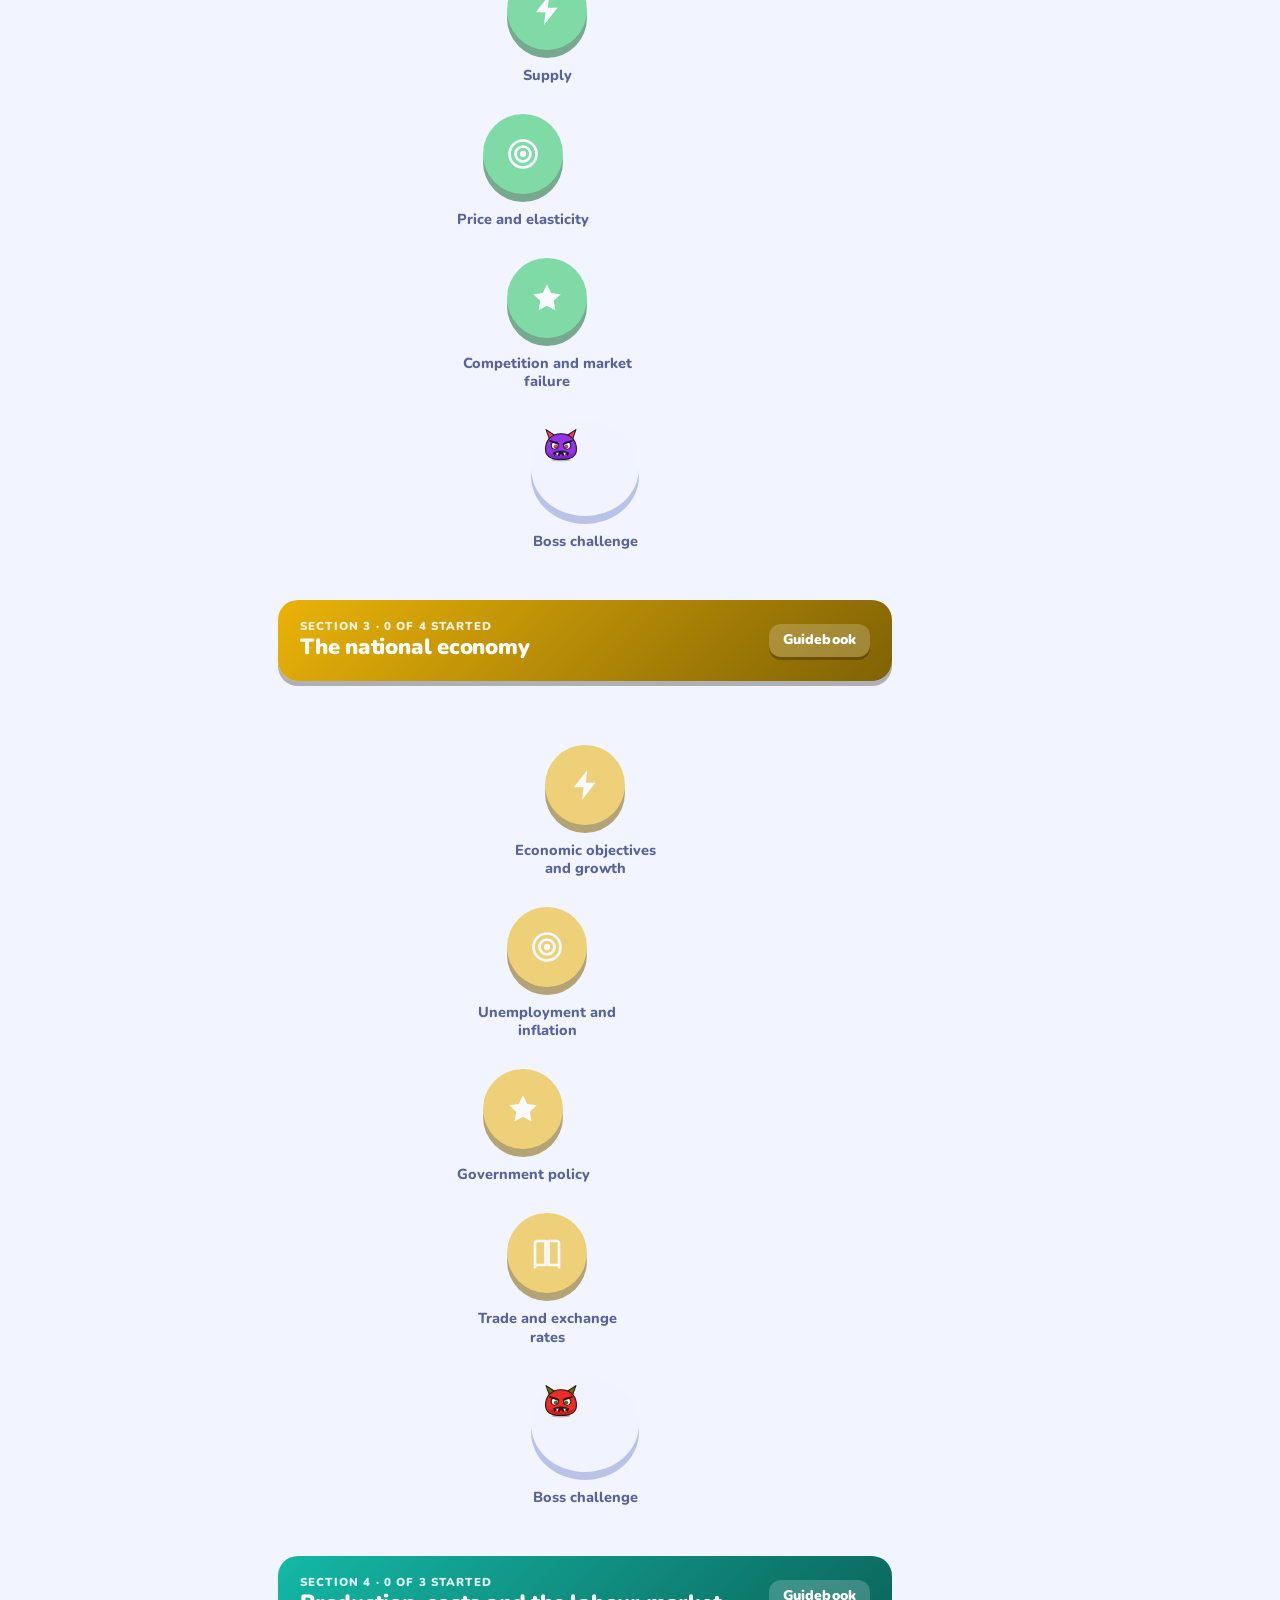
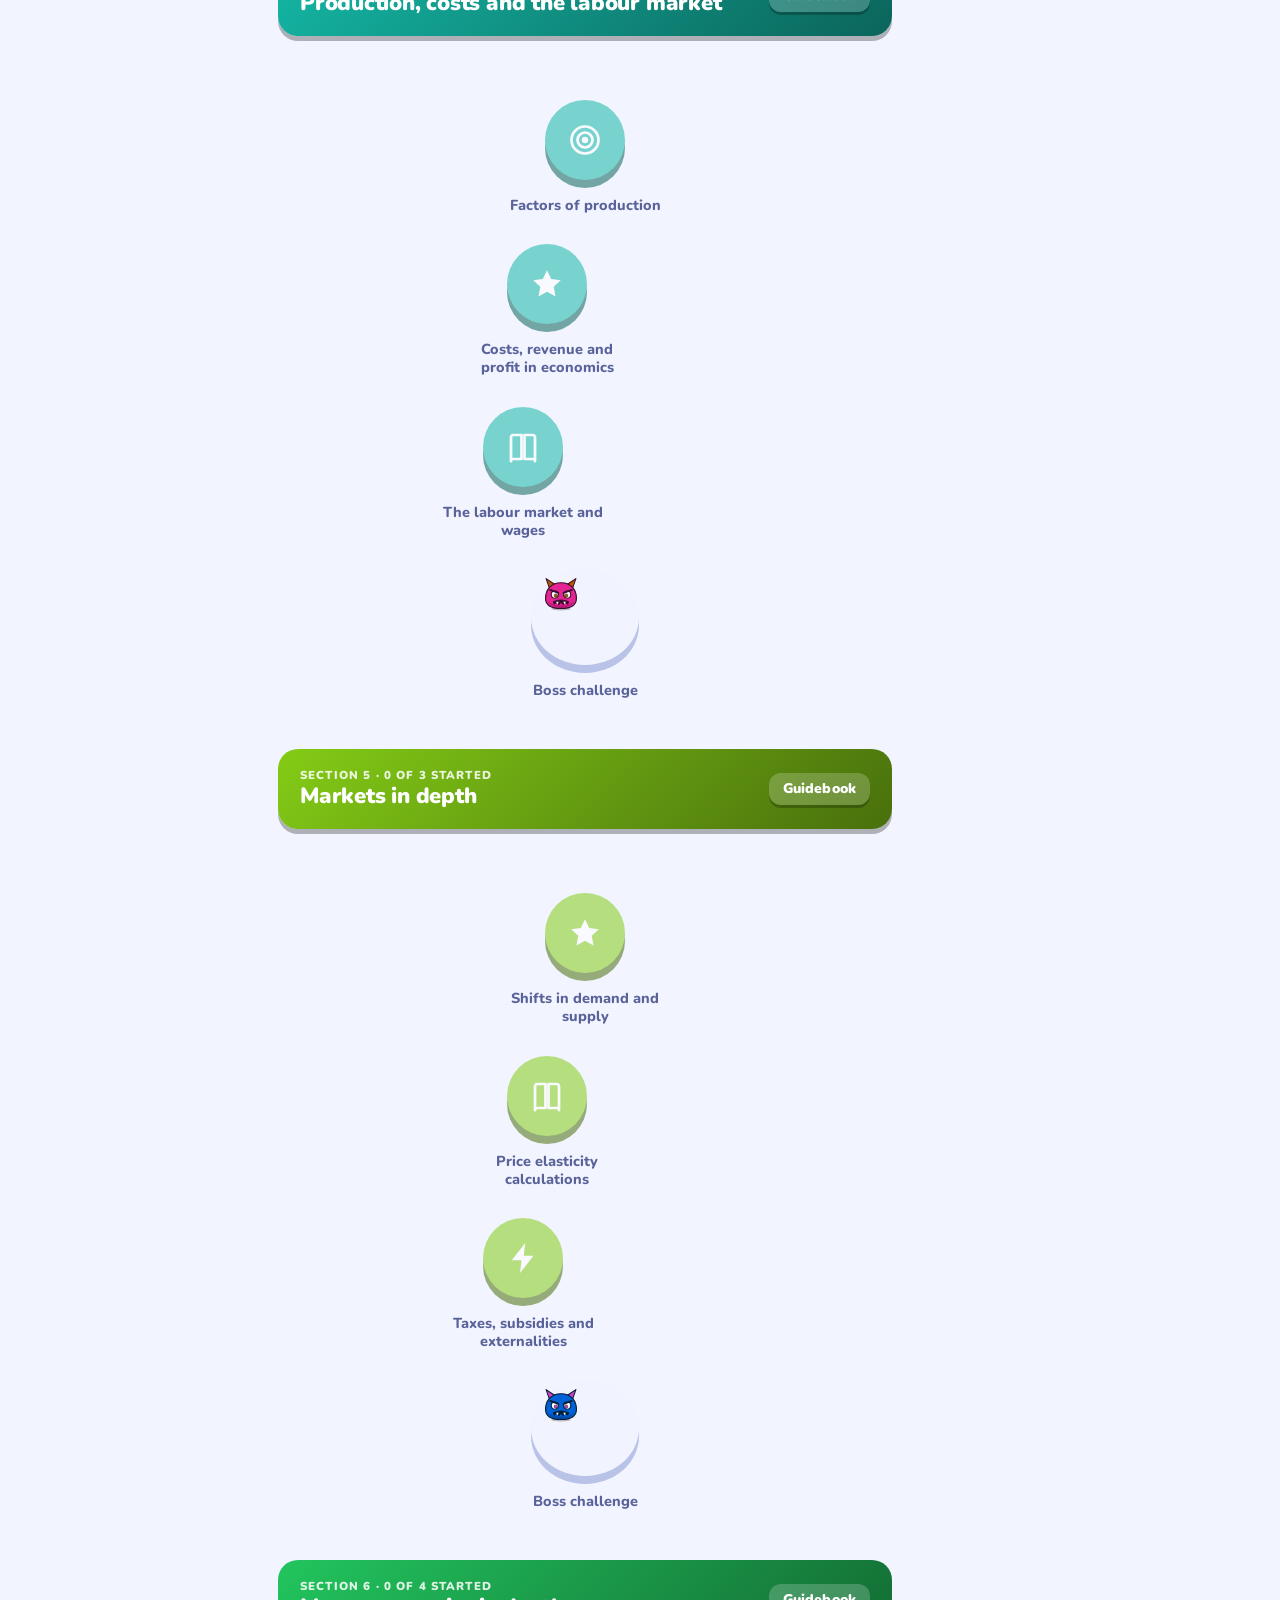
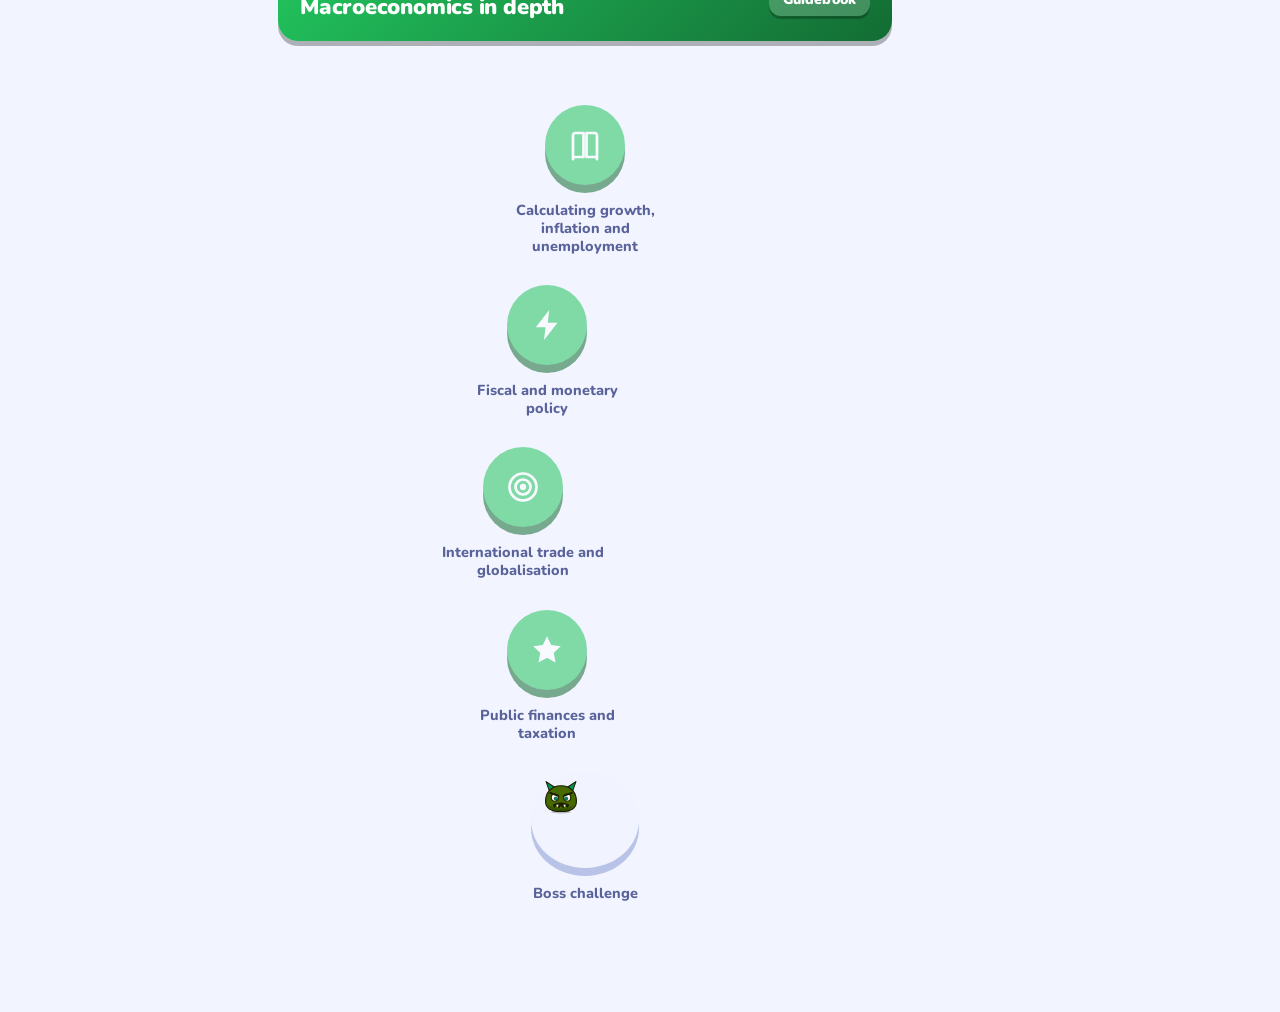
<file: economics.html>
<!doctype html>
<html lang="en-GB">
<head>
<meta charset="utf-8">
<meta name="viewport" content="width=device-width,initial-scale=1">
<meta name="color-scheme" content="dark light">
<meta name="theme-color" content="#0e1128">
<link rel="manifest" href="manifest.json">
<link rel="icon" href="assets/icon.svg" type="image/svg+xml">
<title>Economics | GCSE Quest</title>
<link rel="stylesheet" href="assets/game.css">
</head>
<body data-world="economics">
<noscript>This game needs JavaScript switched on.</noscript>
<script src="assets/icons.js"></script>
<script src="assets/mascot.js"></script>
<script src="assets/anim.js"></script>
<script src="data/anim-kit.js"></script>
<script src="assets/engine.js"></script>
<script src="assets/simlab.js"></script>
<script src="data/economics.js"></script>
<script src="data/economics-2.js"></script>
<script src="data/anim-economics.js"></script>
<script src="data/anim2-economics.js"></script>
<script src="data/more-economics.js"></script>
<script src="data/links.js"></script>
<script src="data/written-economics.js"></script>
<script src="data/sims-economics.js"></script>
<script src="data/real-economics.js"></script>
<script src="data/cases-economics.js"></script>
<script>GAME.start();</script>
</body>
</html>
</file>
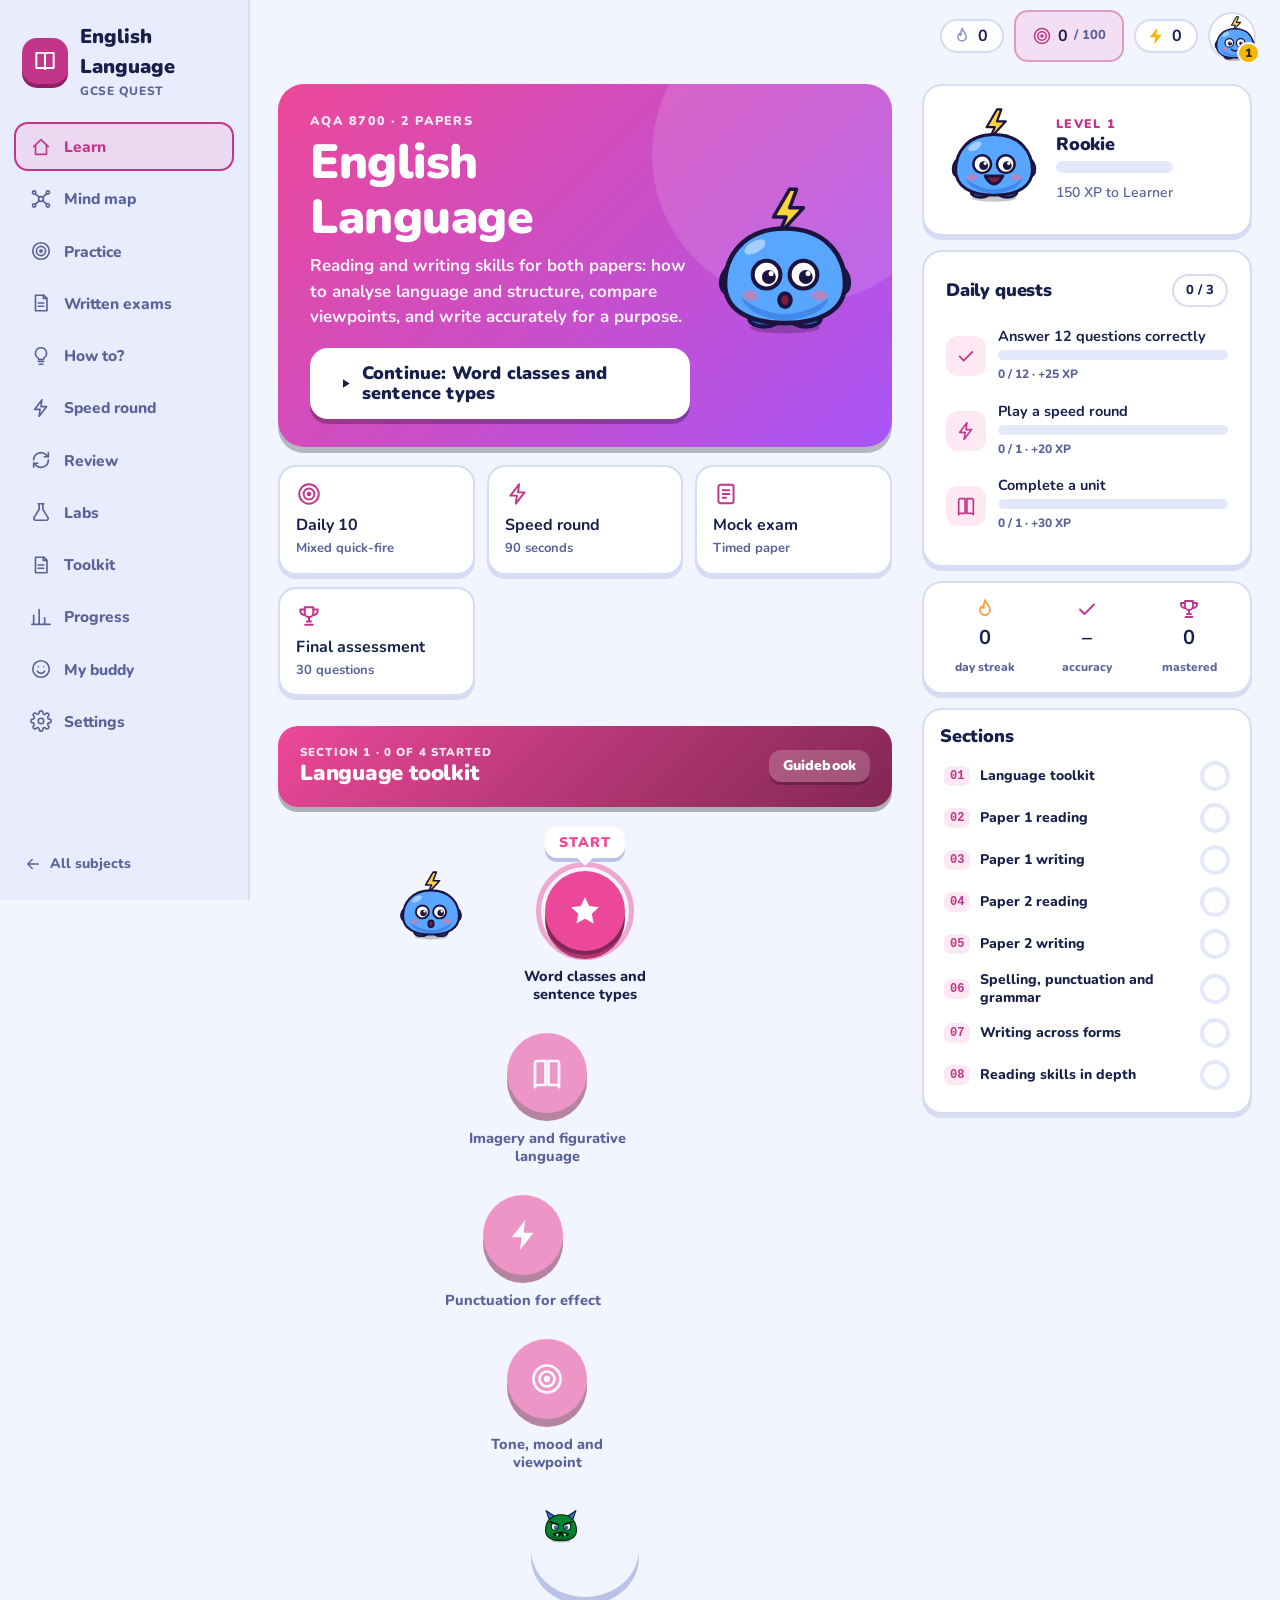
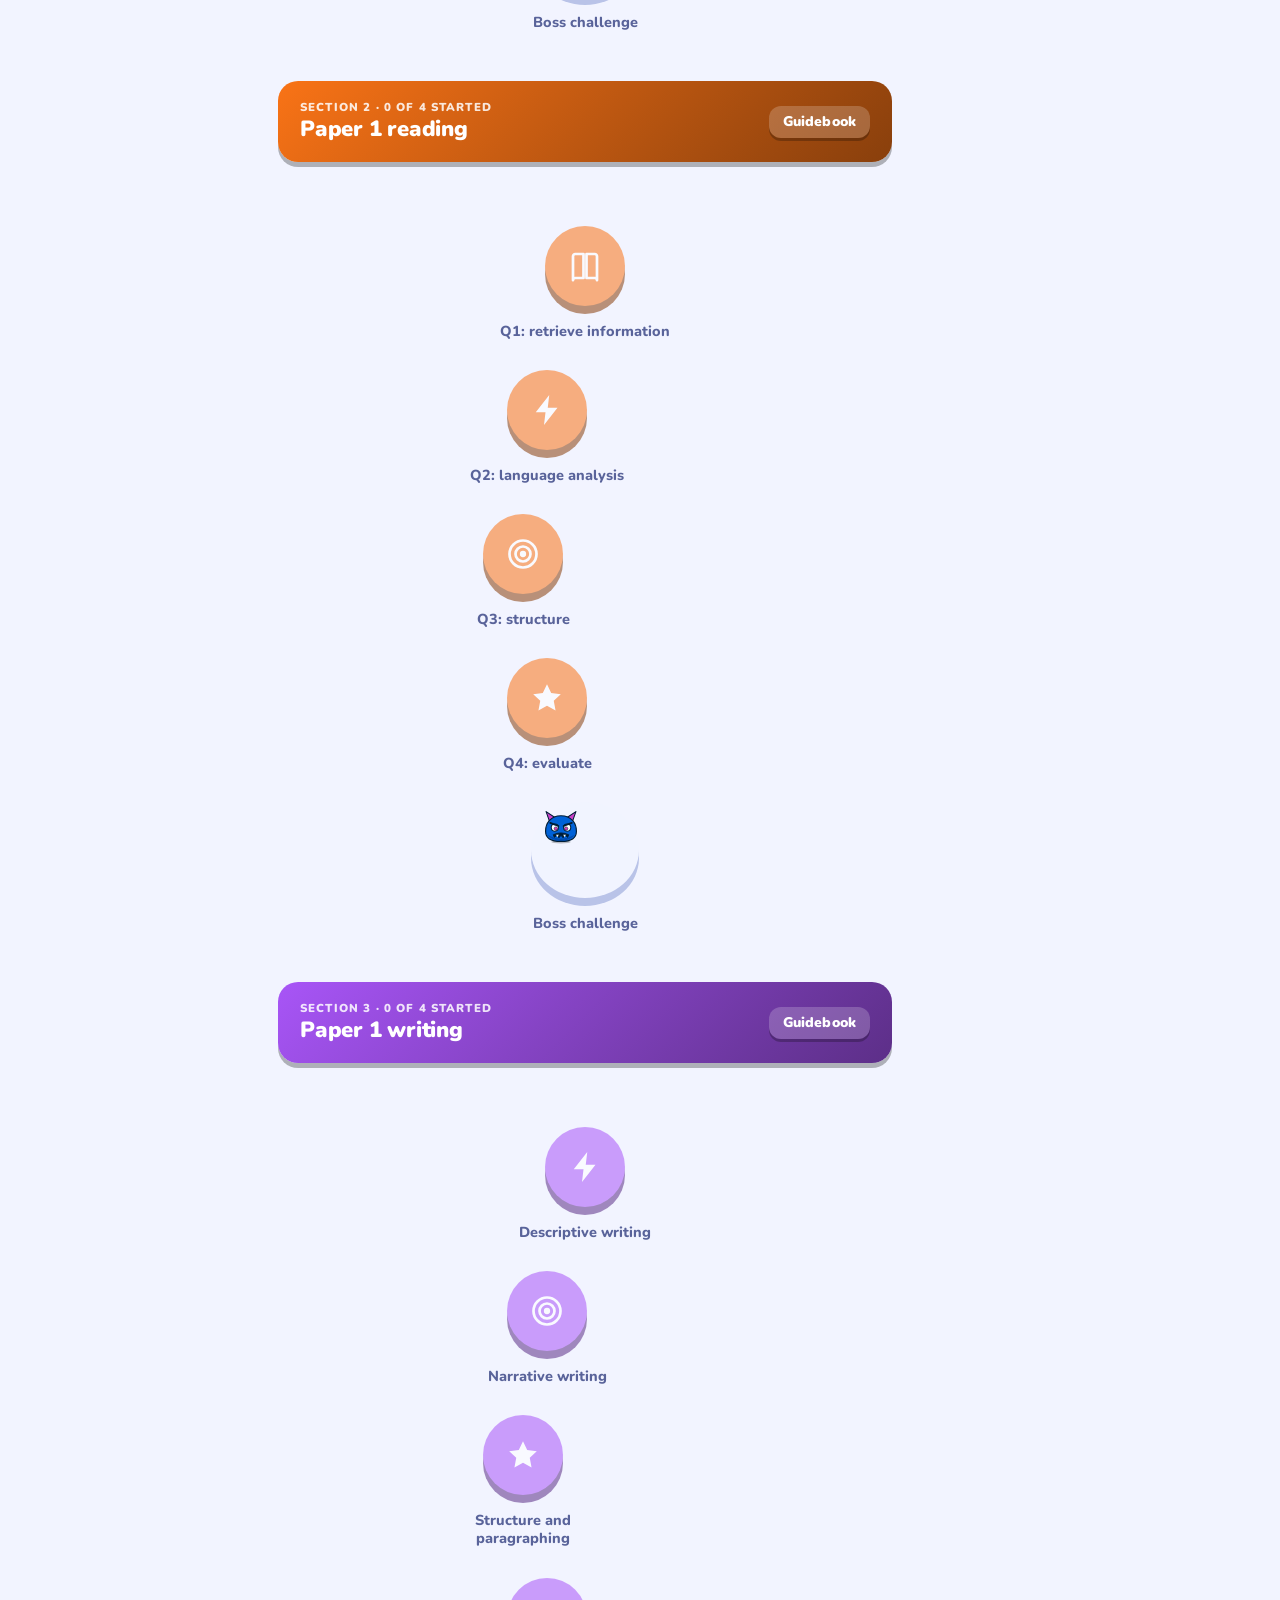
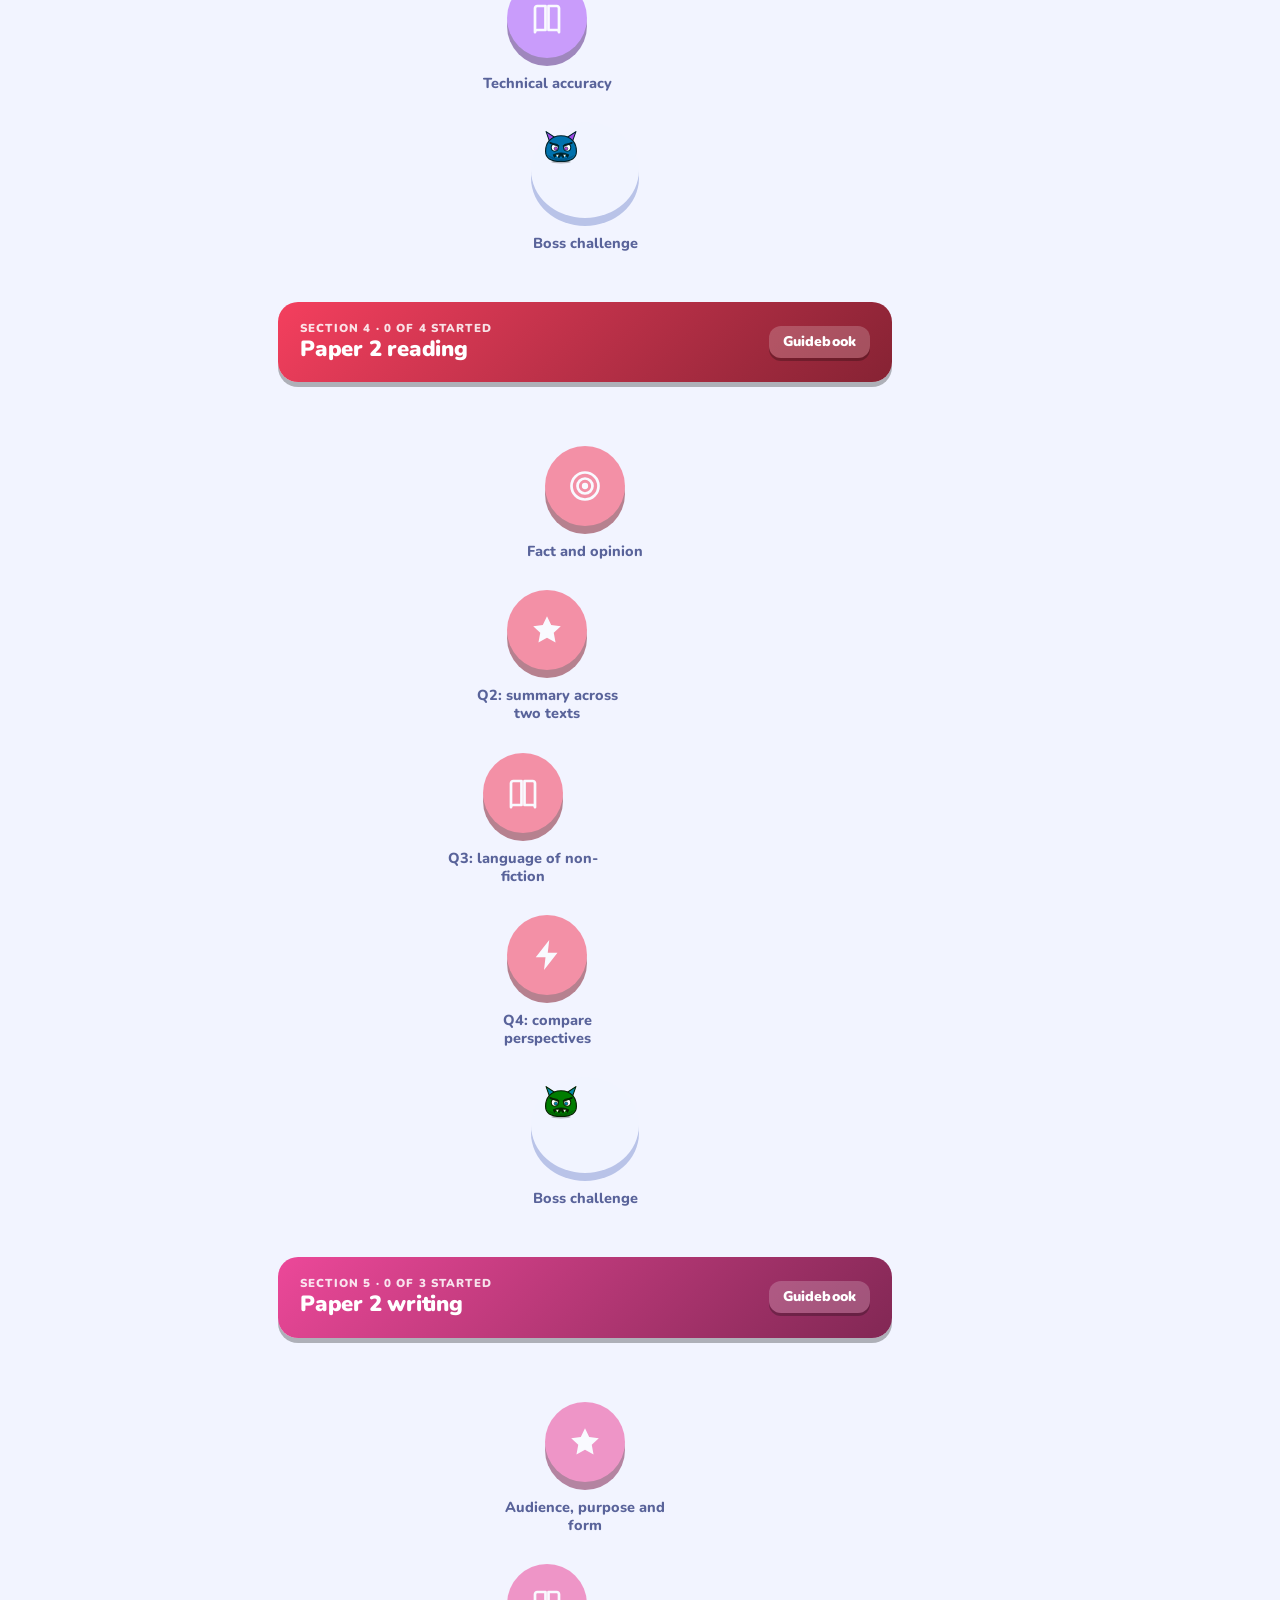
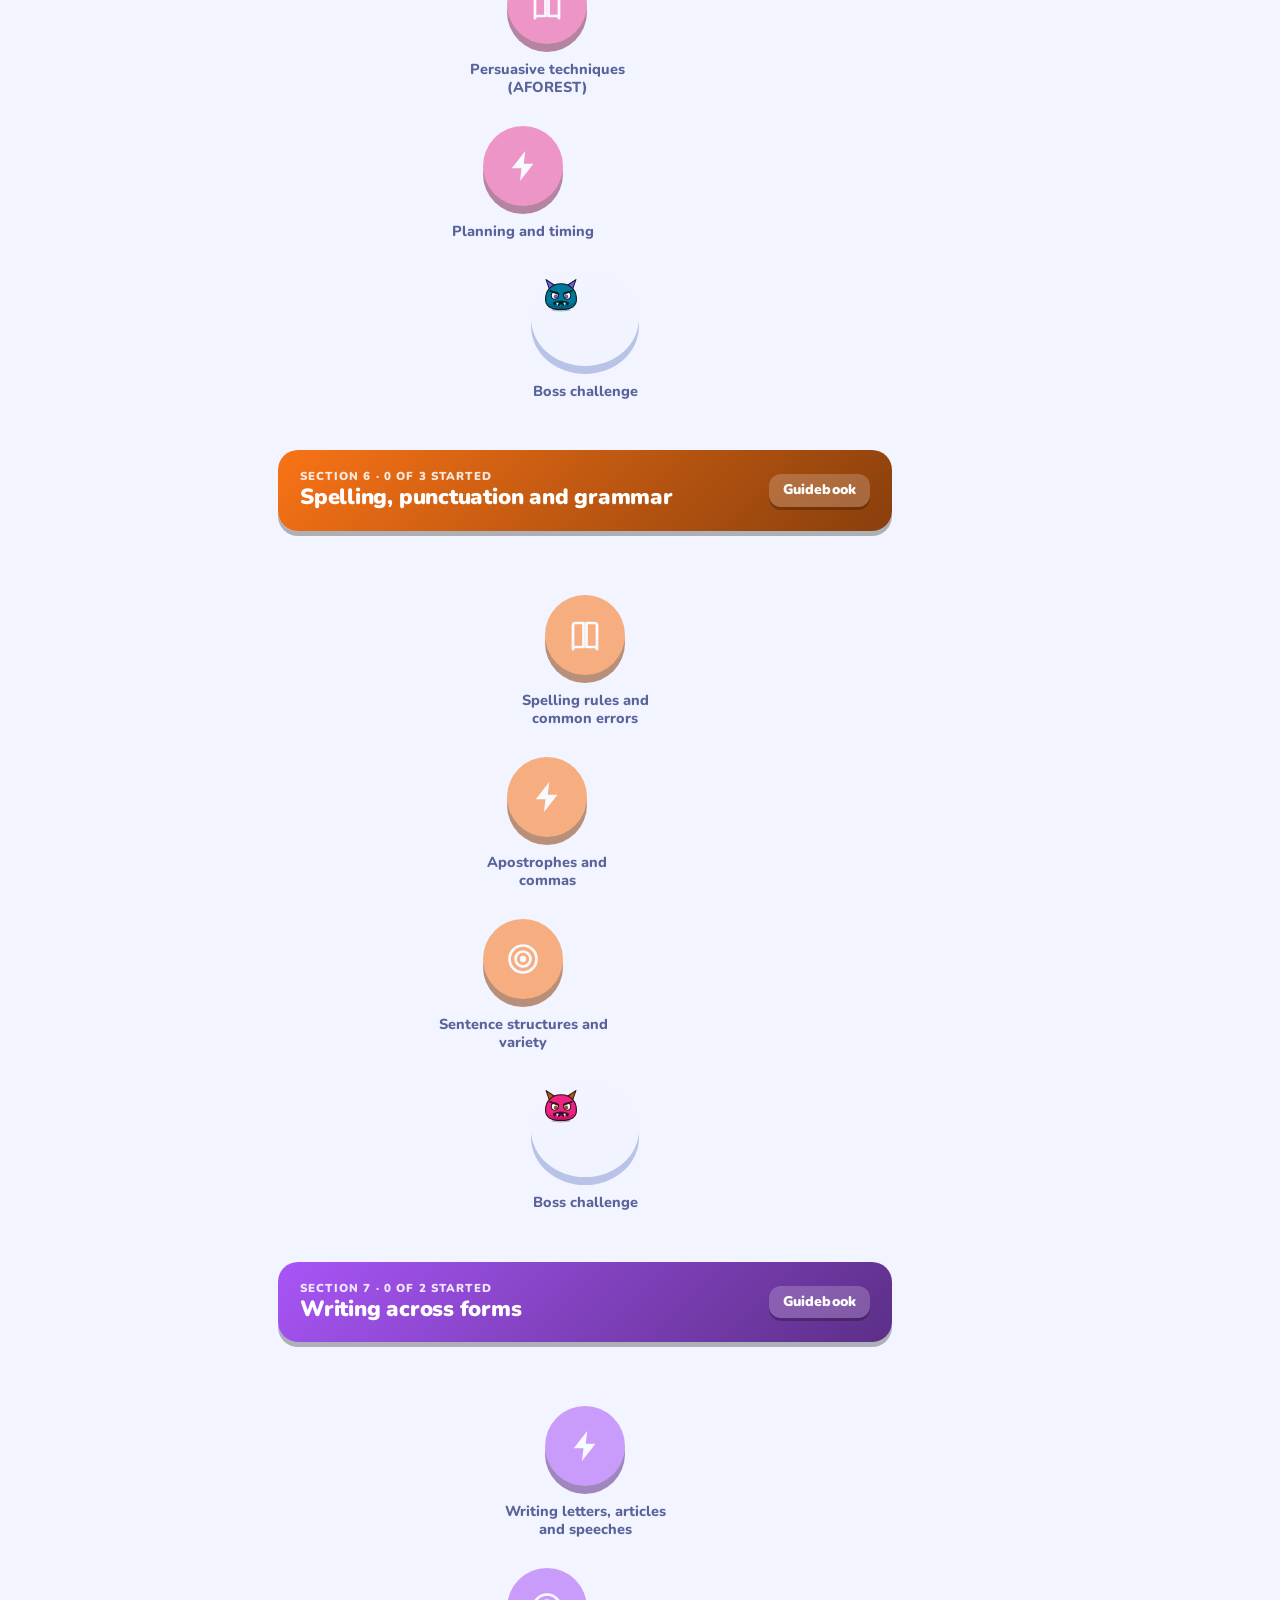
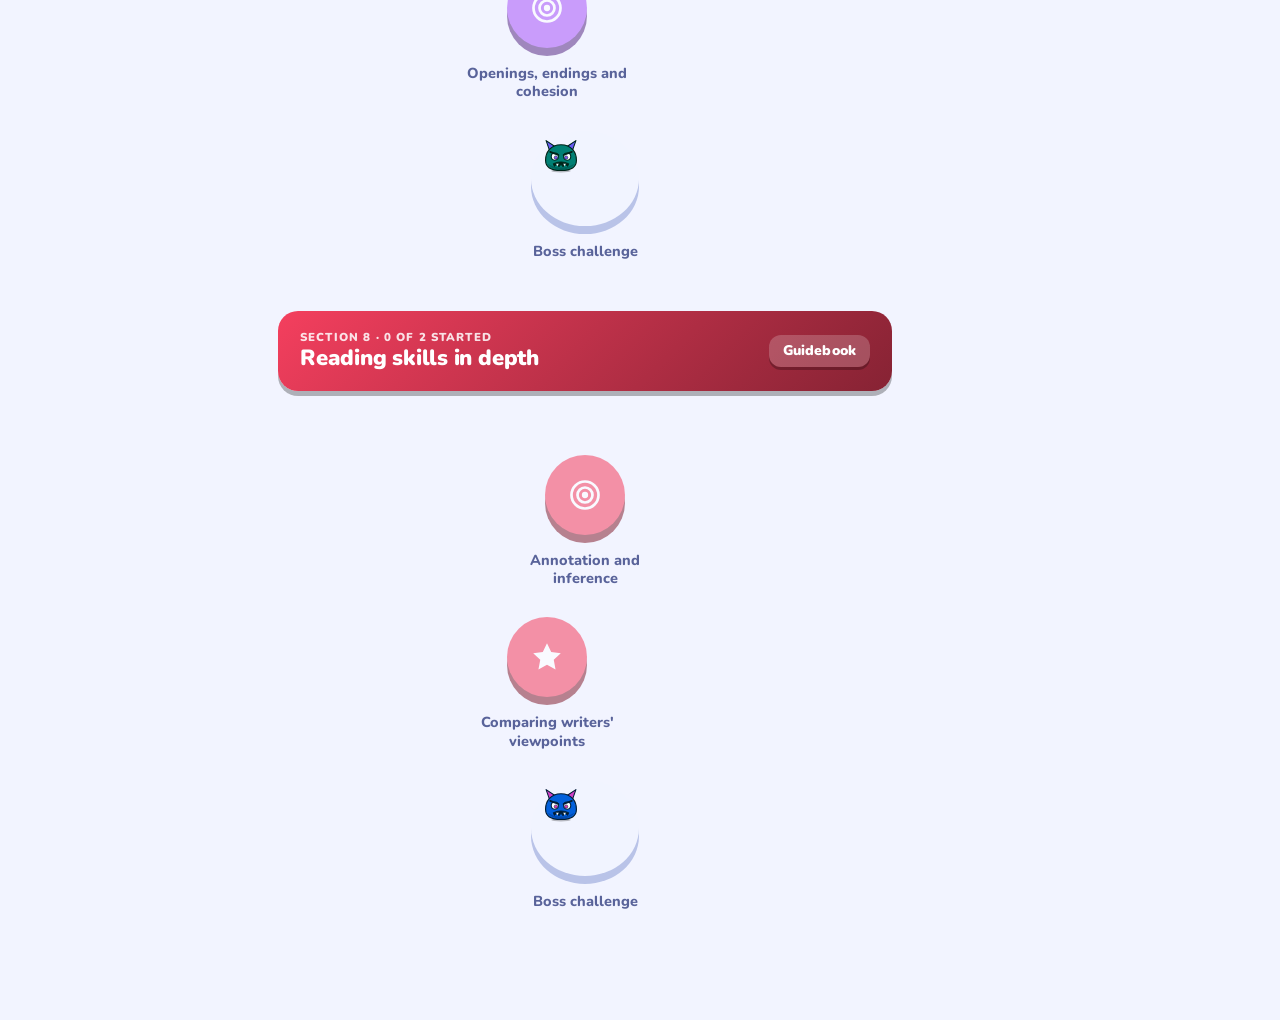
<file: english.html>
<!doctype html>
<html lang="en-GB">
<head>
<meta charset="utf-8">
<meta name="viewport" content="width=device-width,initial-scale=1">
<meta name="color-scheme" content="dark light">
<meta name="theme-color" content="#0e1128">
<link rel="manifest" href="manifest.json">
<link rel="icon" href="assets/icon.svg" type="image/svg+xml">
<title>English Language | GCSE Quest</title>
<link rel="stylesheet" href="assets/game.css">
</head>
<body data-world="english">
<noscript>This game needs JavaScript switched on.</noscript>
<script src="assets/icons.js"></script>
<script src="assets/mascot.js"></script>
<script src="assets/anim.js"></script>
<script src="data/anim-kit.js"></script>
<script src="assets/engine.js"></script>
<script src="assets/simlab.js"></script>
<script src="data/english-language.js"></script>
<script src="data/english-language-2.js"></script>
<script src="data/anim-english-language.js"></script>
<script src="data/anim2-english-language.js"></script>
<script src="data/more-english-language.js"></script>
<script src="data/links.js"></script>
<script src="data/written-english.js"></script>
<script src="data/sims-english-language.js"></script>
<script src="data/real-english-language.js"></script>
<script src="data/cases-english-language.js"></script>
<script>GAME.start();</script>
</body>
</html>
</file>
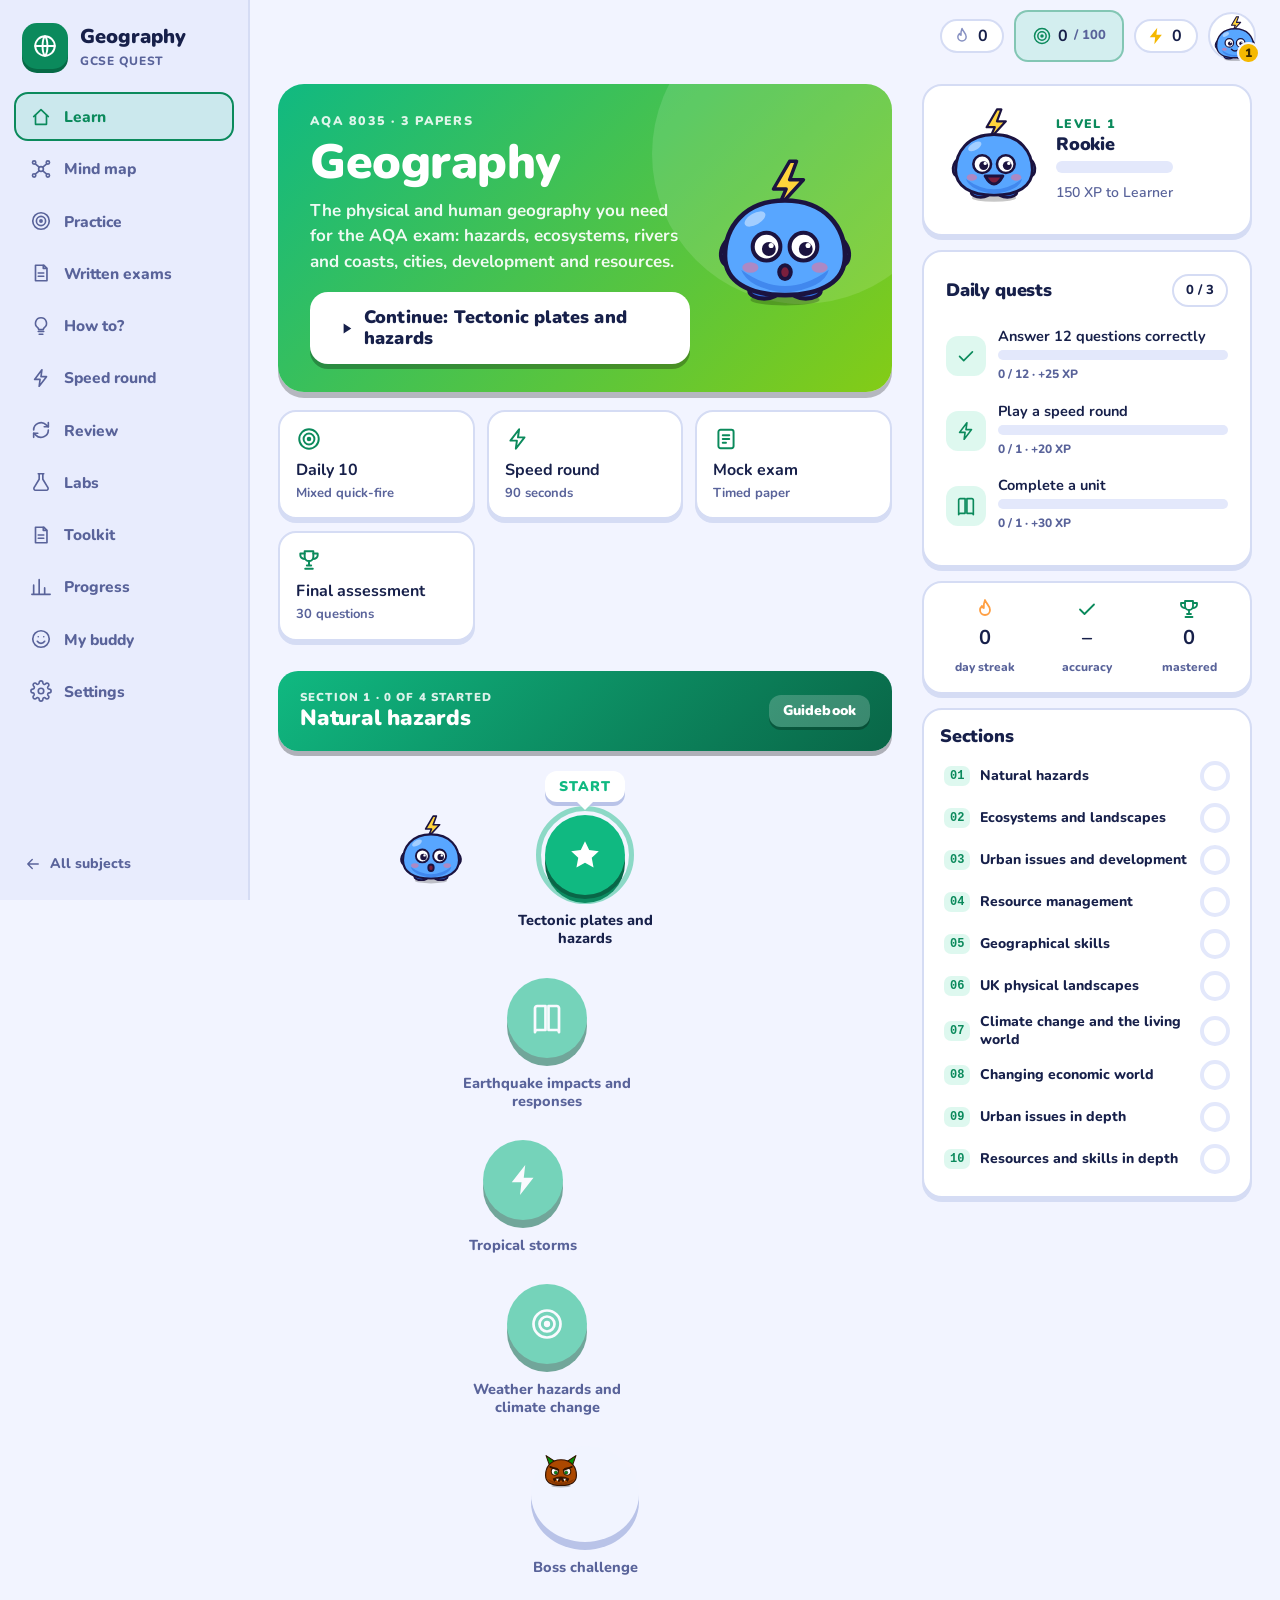
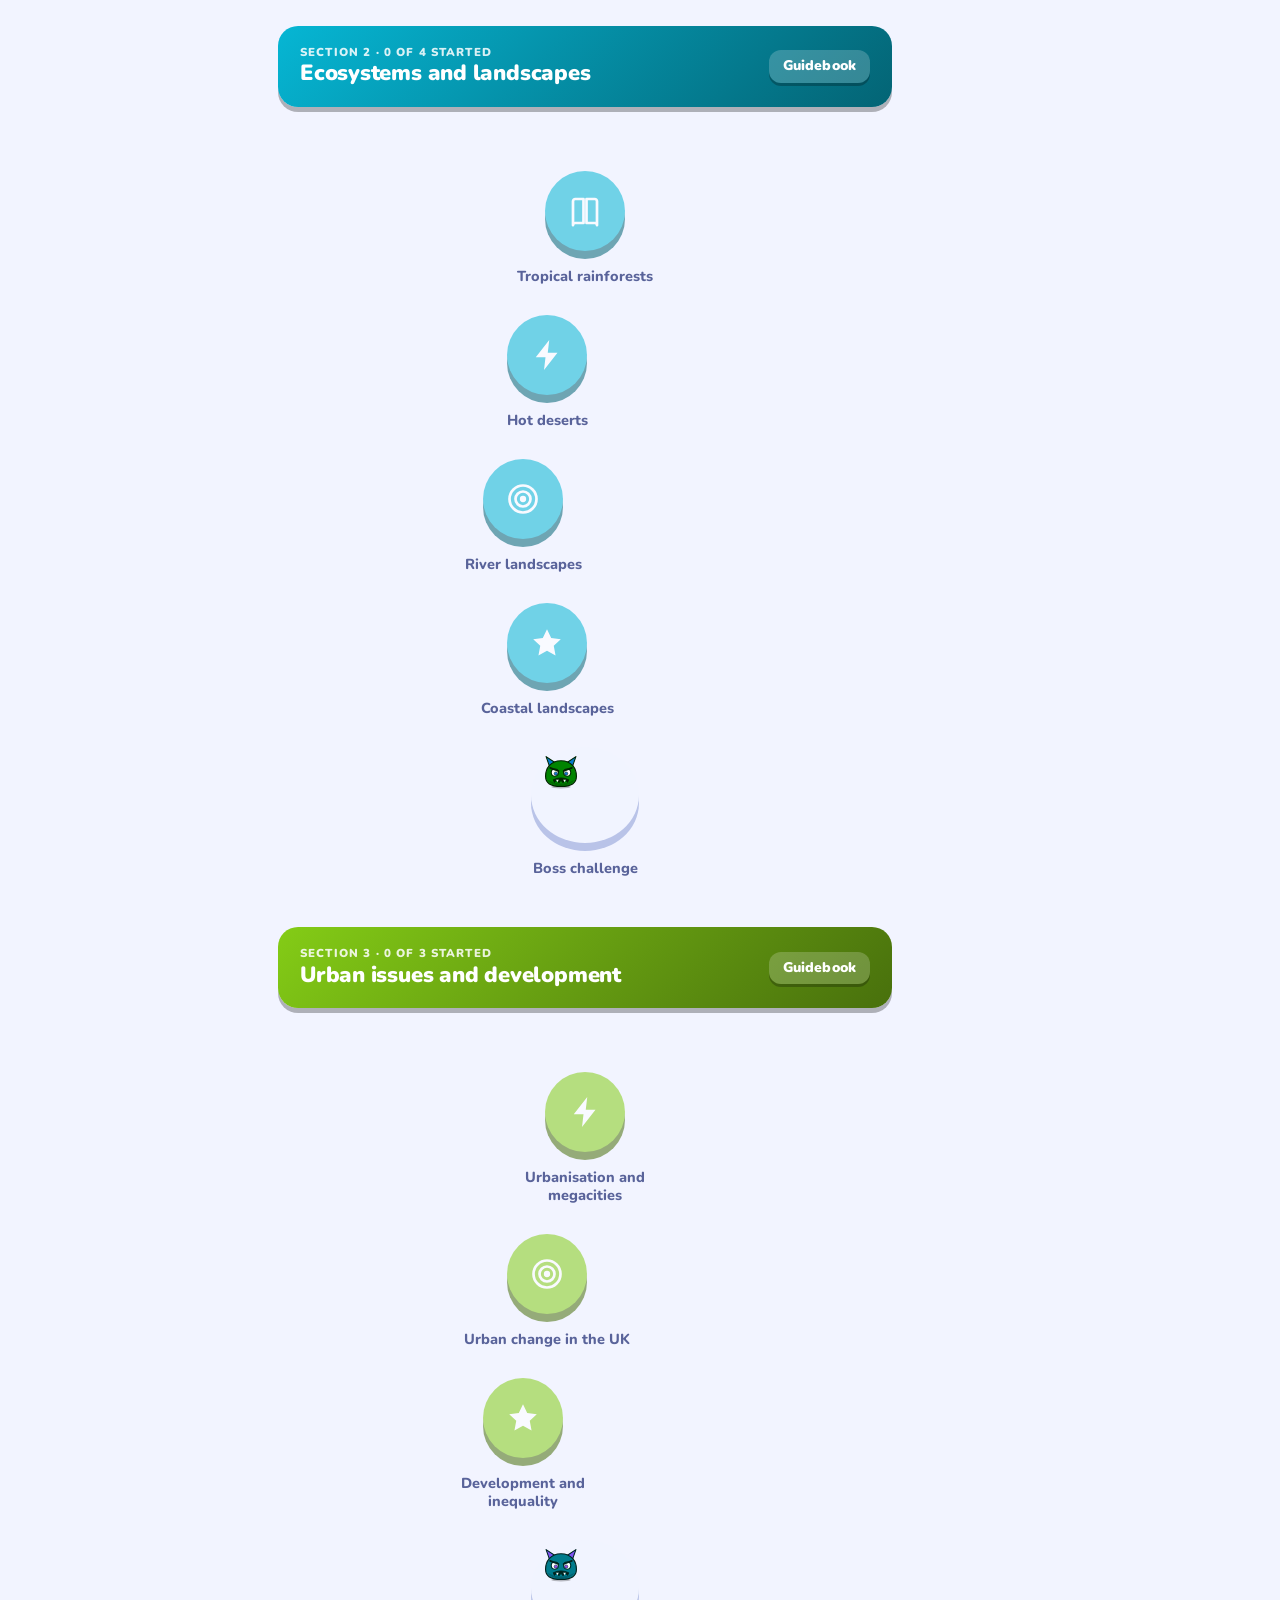
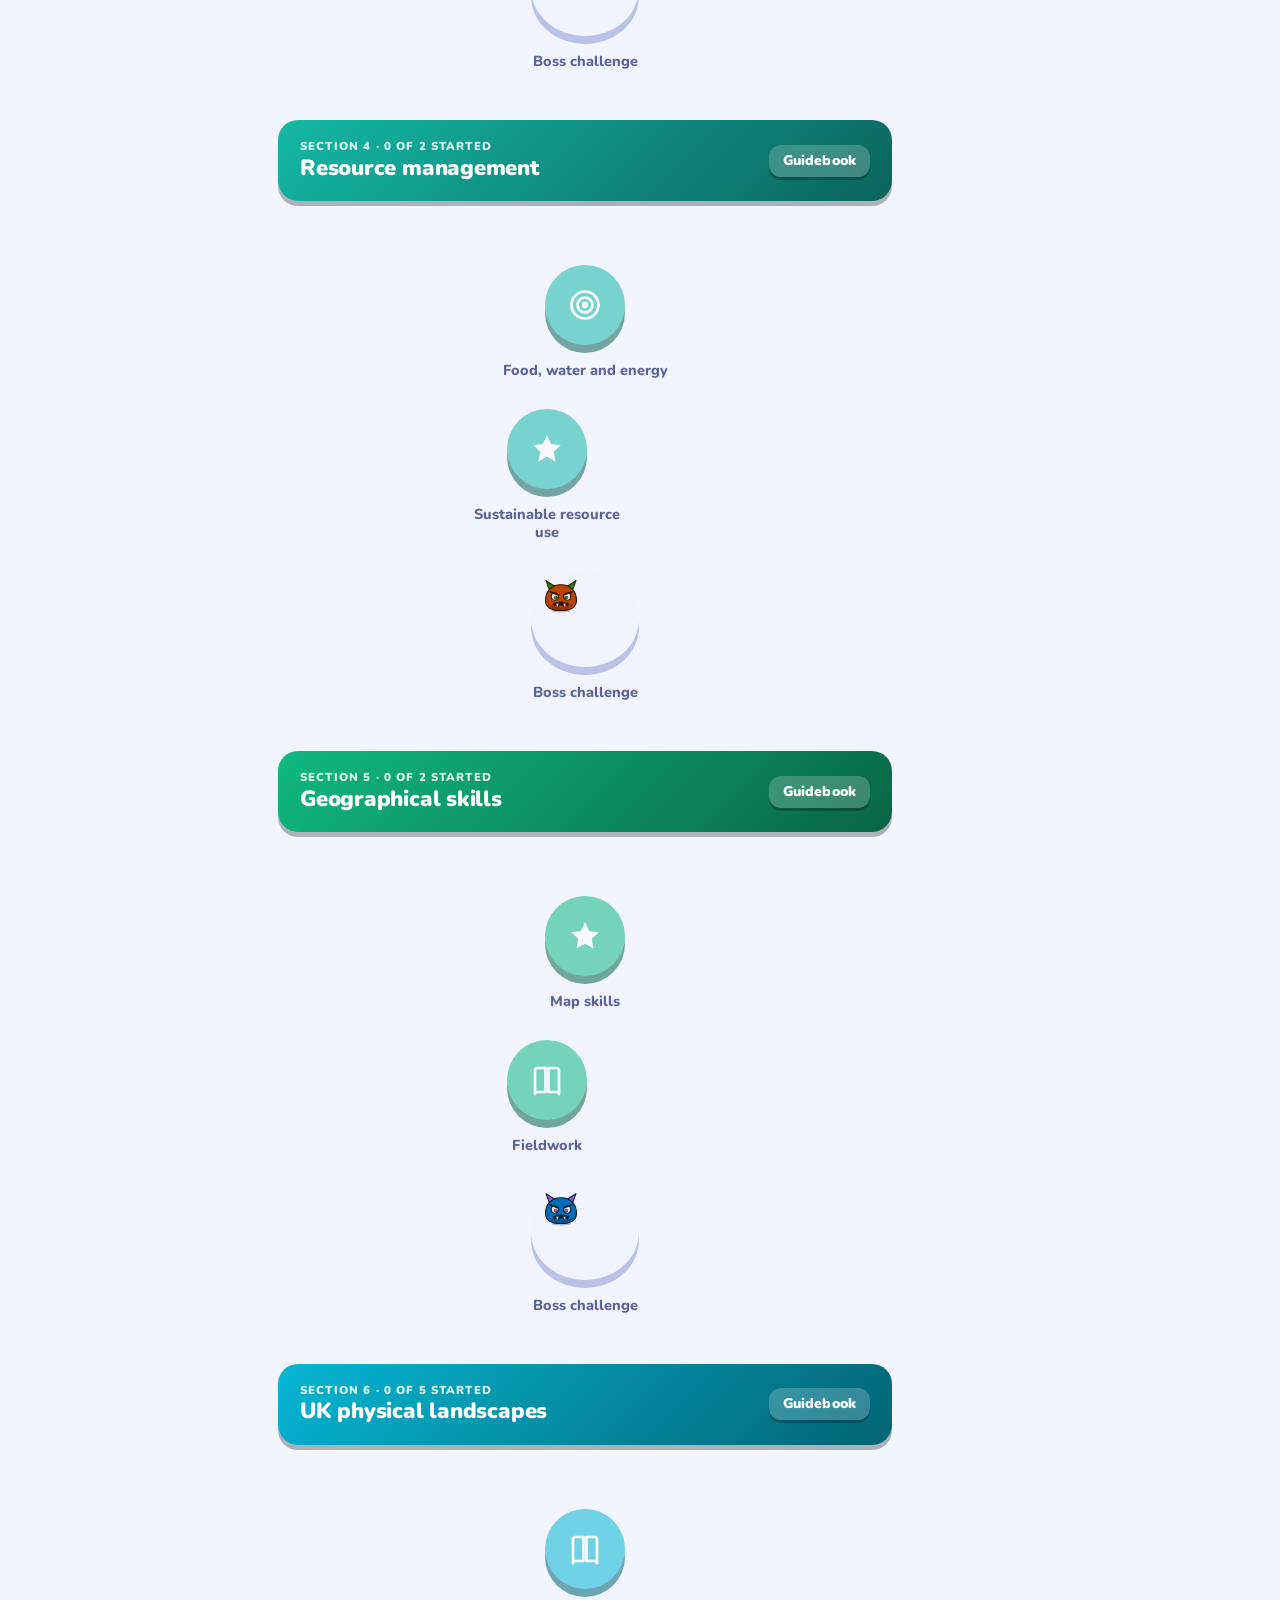
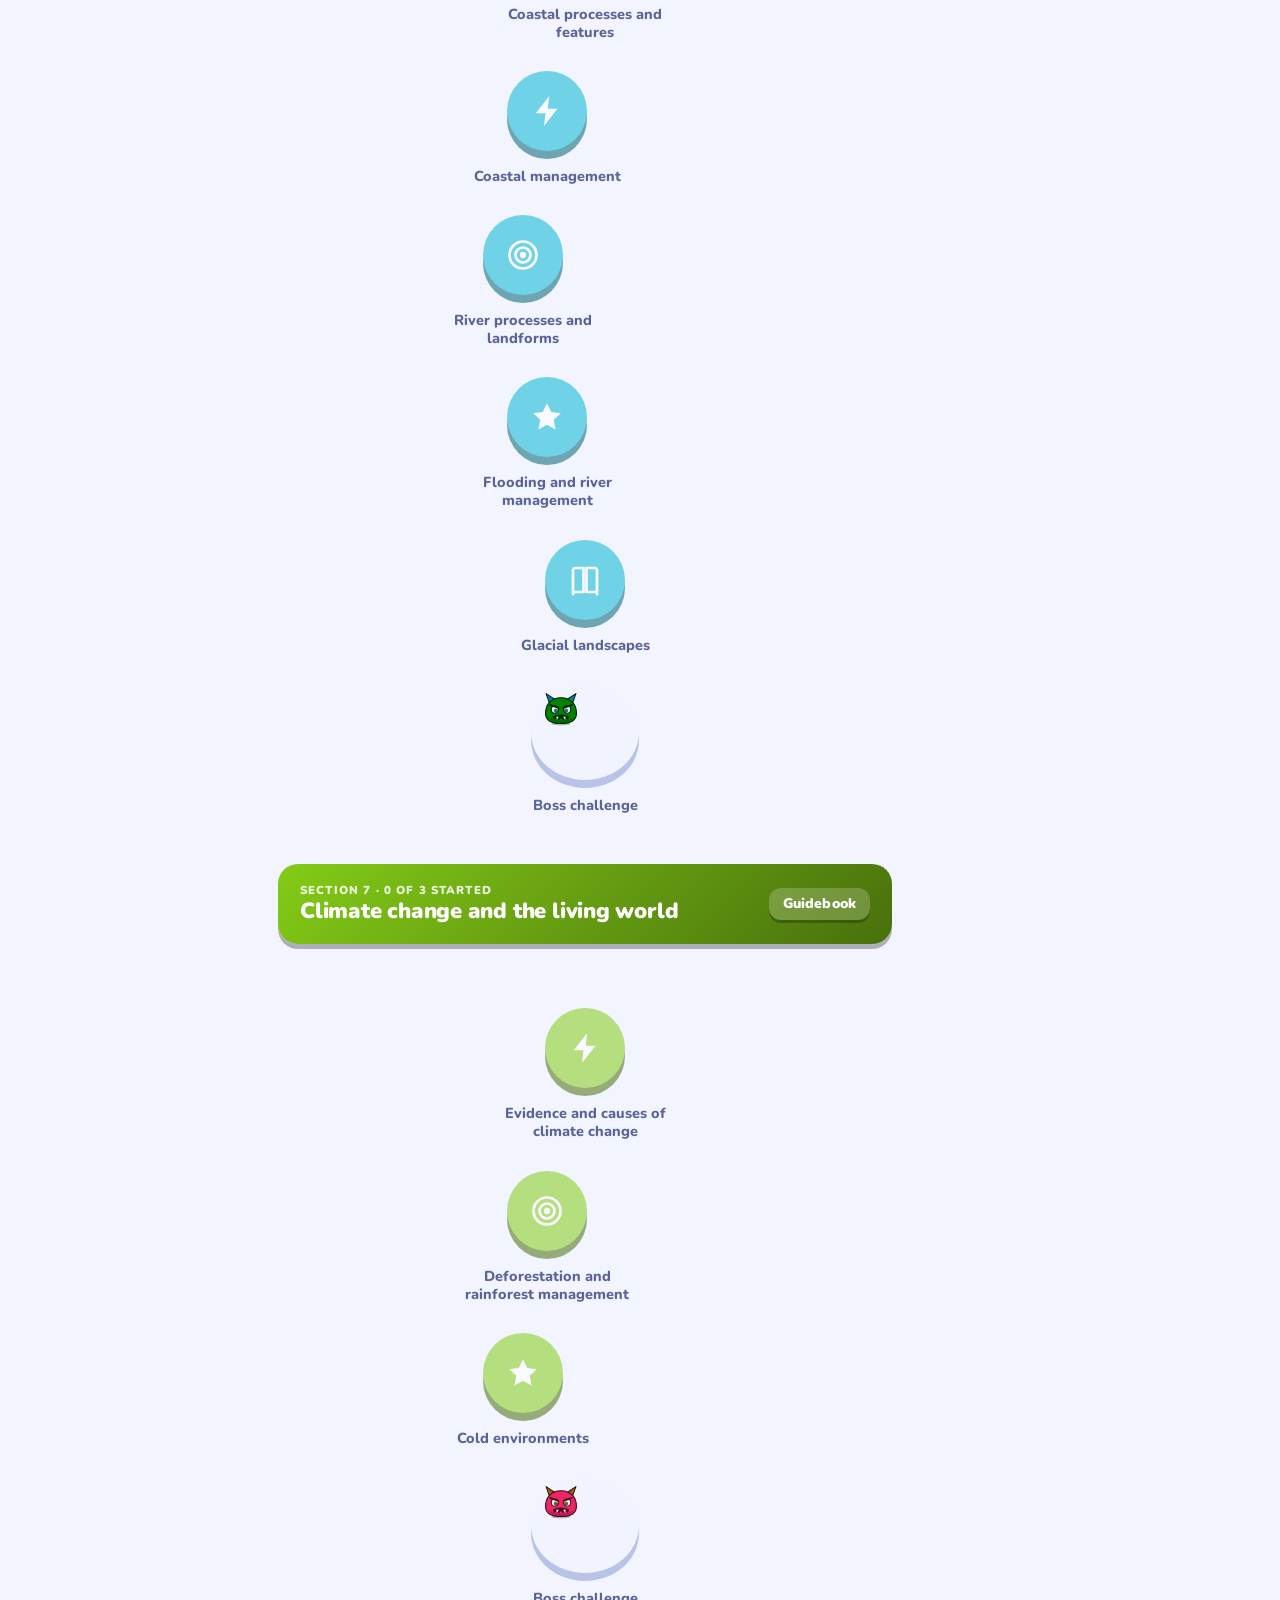
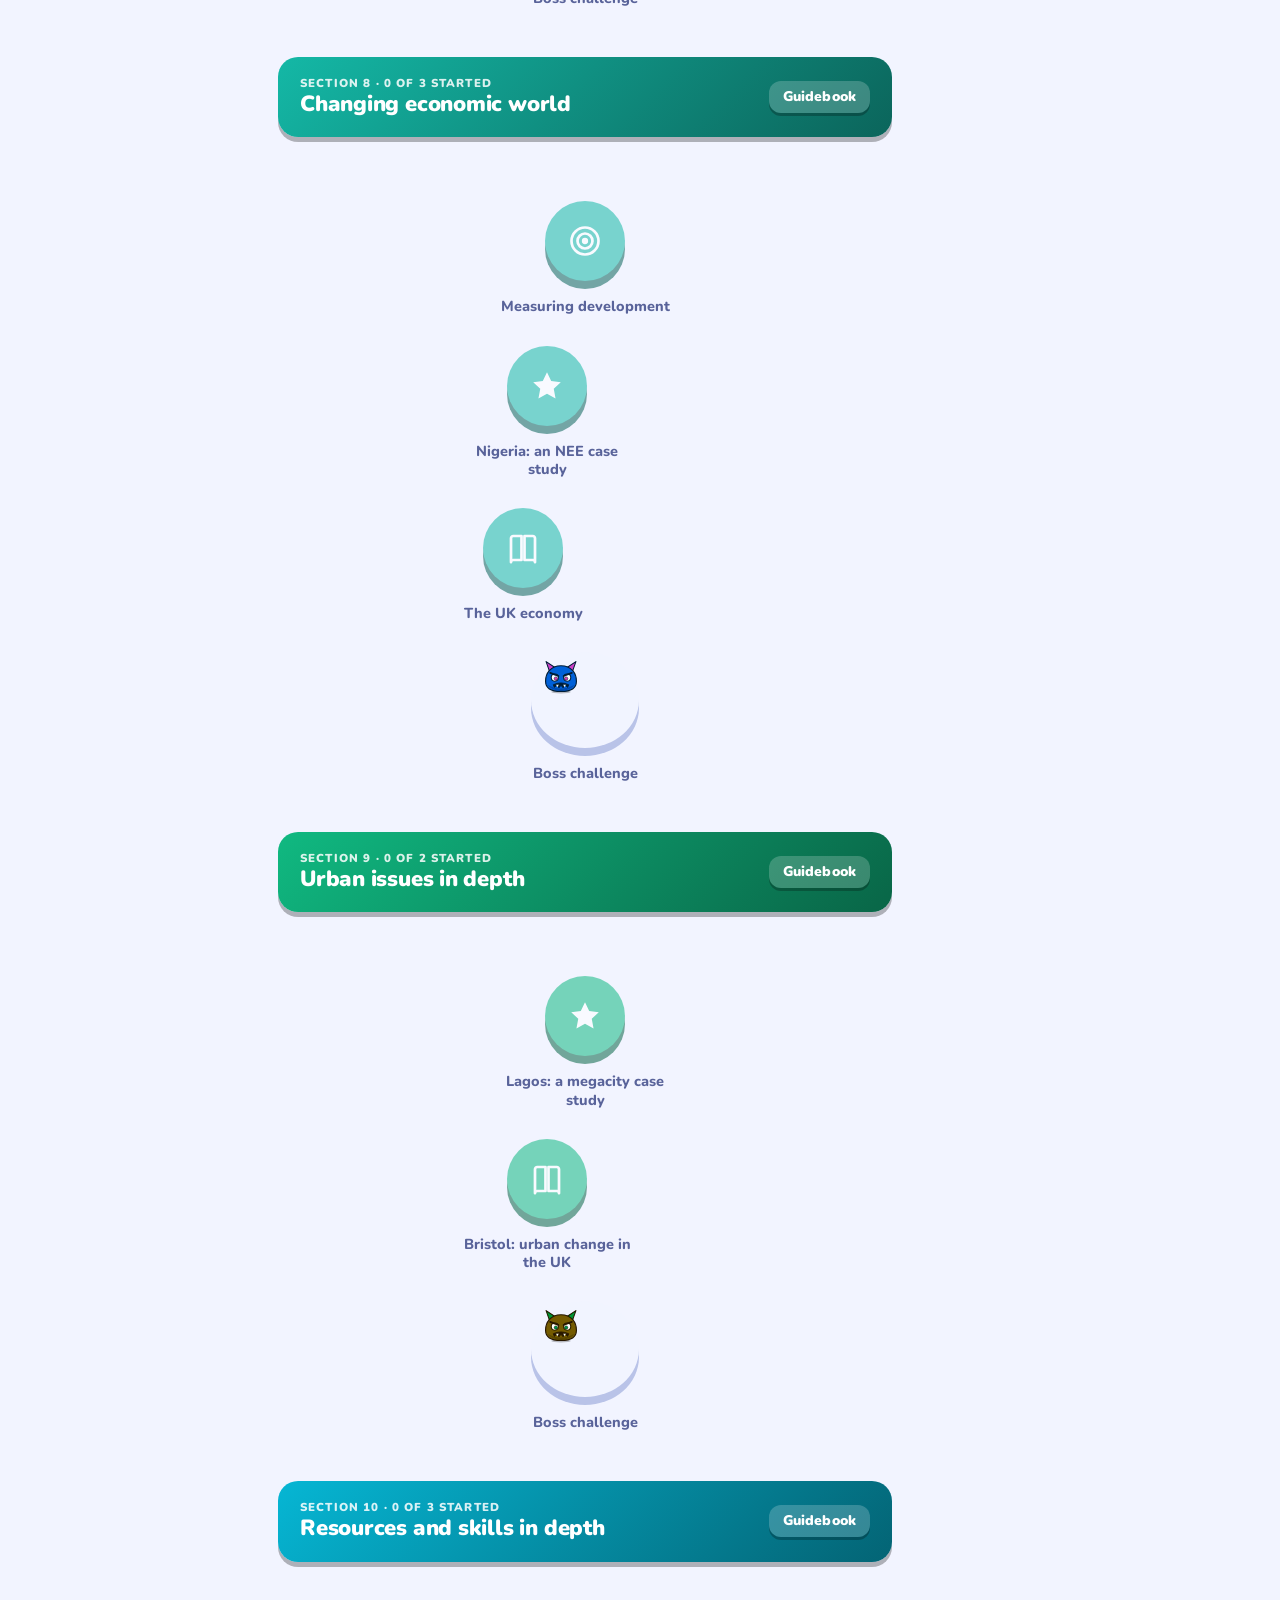
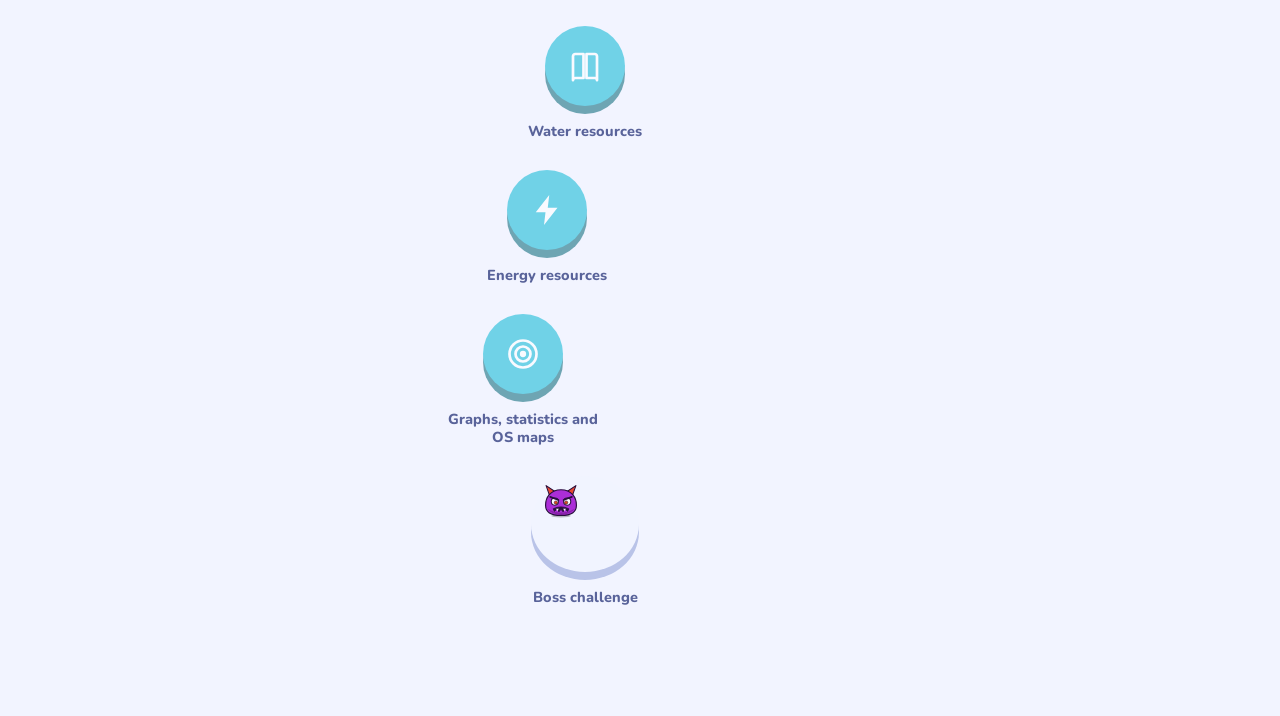
<file: geography.html>
<!doctype html>
<html lang="en-GB">
<head>
<meta charset="utf-8">
<meta name="viewport" content="width=device-width,initial-scale=1">
<meta name="color-scheme" content="dark light">
<meta name="theme-color" content="#0e1128">
<link rel="manifest" href="manifest.json">
<link rel="icon" href="assets/icon.svg" type="image/svg+xml">
<title>Geography | GCSE Quest</title>
<link rel="stylesheet" href="assets/game.css">
</head>
<body data-world="geography">
<noscript>This game needs JavaScript switched on.</noscript>
<script src="assets/icons.js"></script>
<script src="assets/mascot.js"></script>
<script src="assets/anim.js"></script>
<script src="data/anim-kit.js"></script>
<script src="assets/engine.js"></script>
<script src="assets/simlab.js"></script>
<script src="data/geography.js"></script>
<script src="data/geography-2.js"></script>
<script src="data/anim-geography.js"></script>
<script src="data/anim2-geography.js"></script>
<script src="data/more-geography.js"></script>
<script src="data/links.js"></script>
<script src="data/written-geography.js"></script>
<script src="data/sims-geography.js"></script>
<script src="data/real-geography.js"></script>
<script src="data/cases-geography.js"></script>
<script>GAME.start();</script>
</body>
</html>
</file>
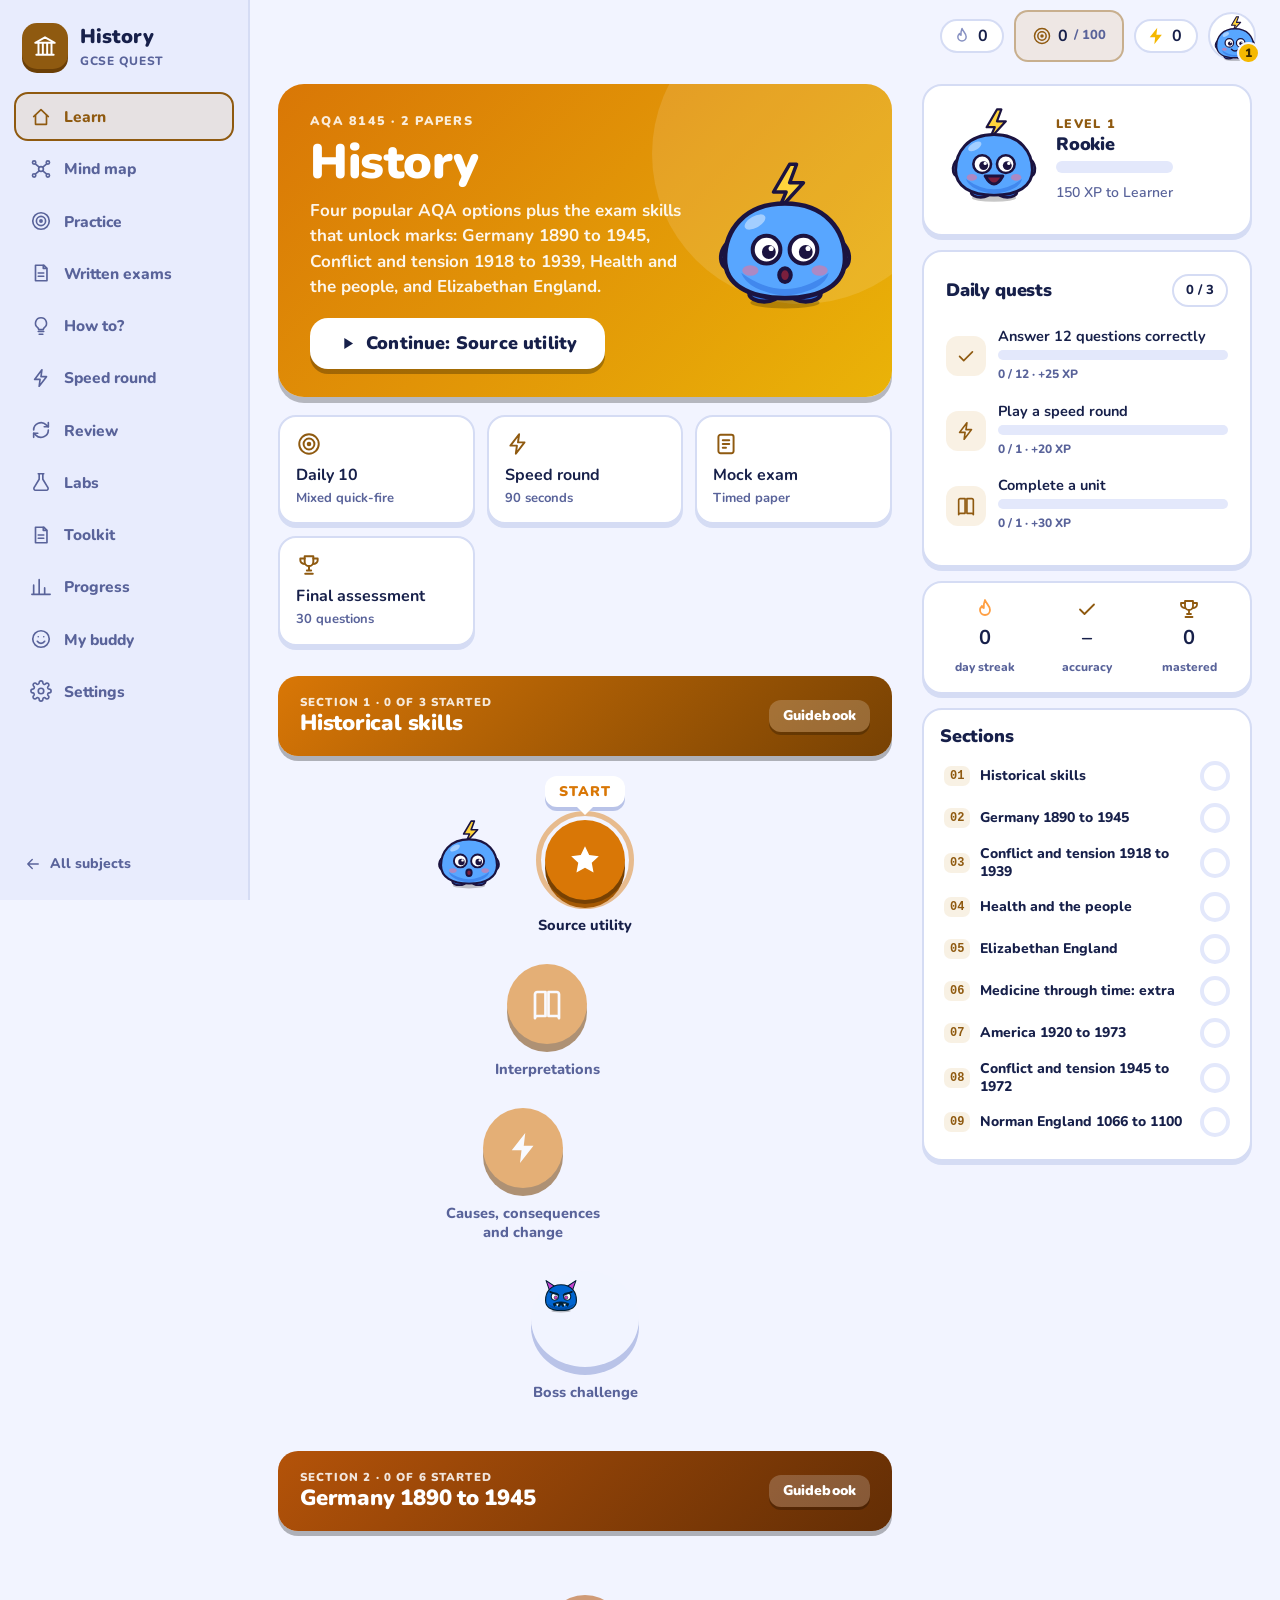
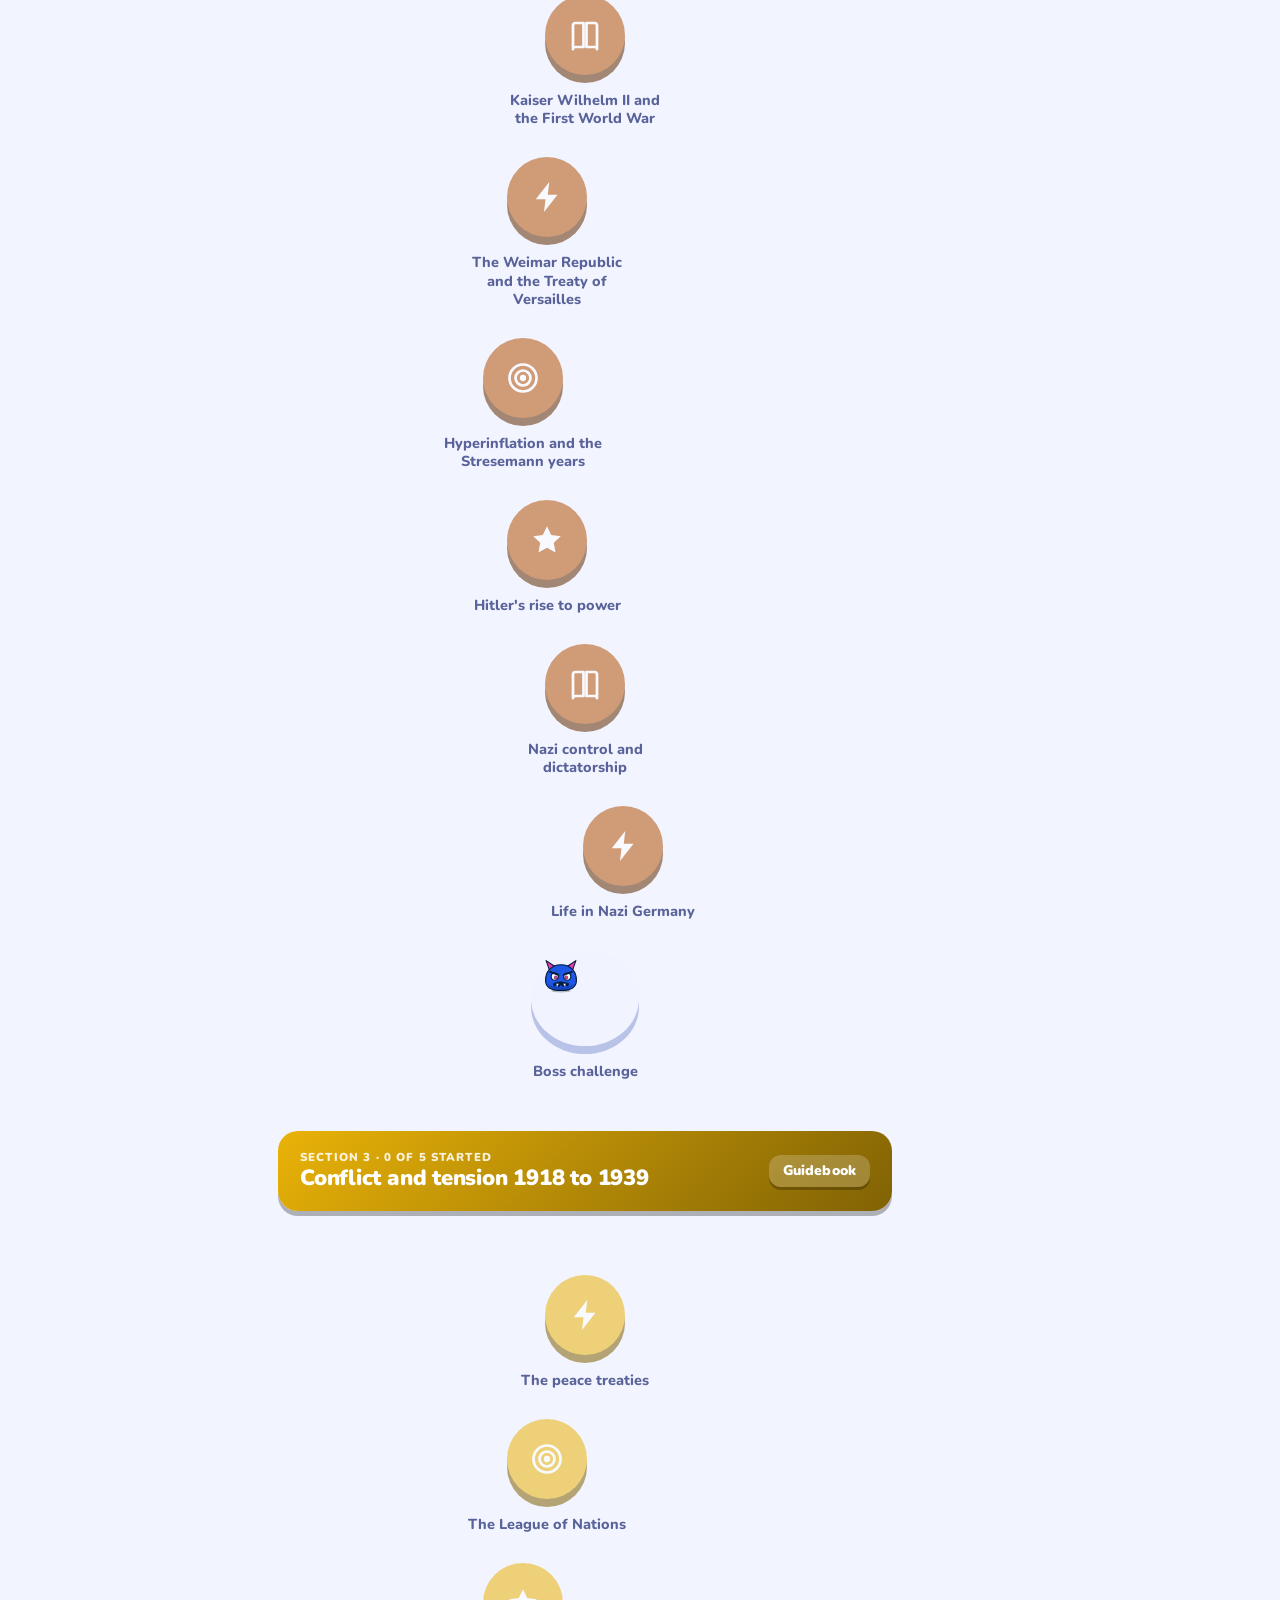
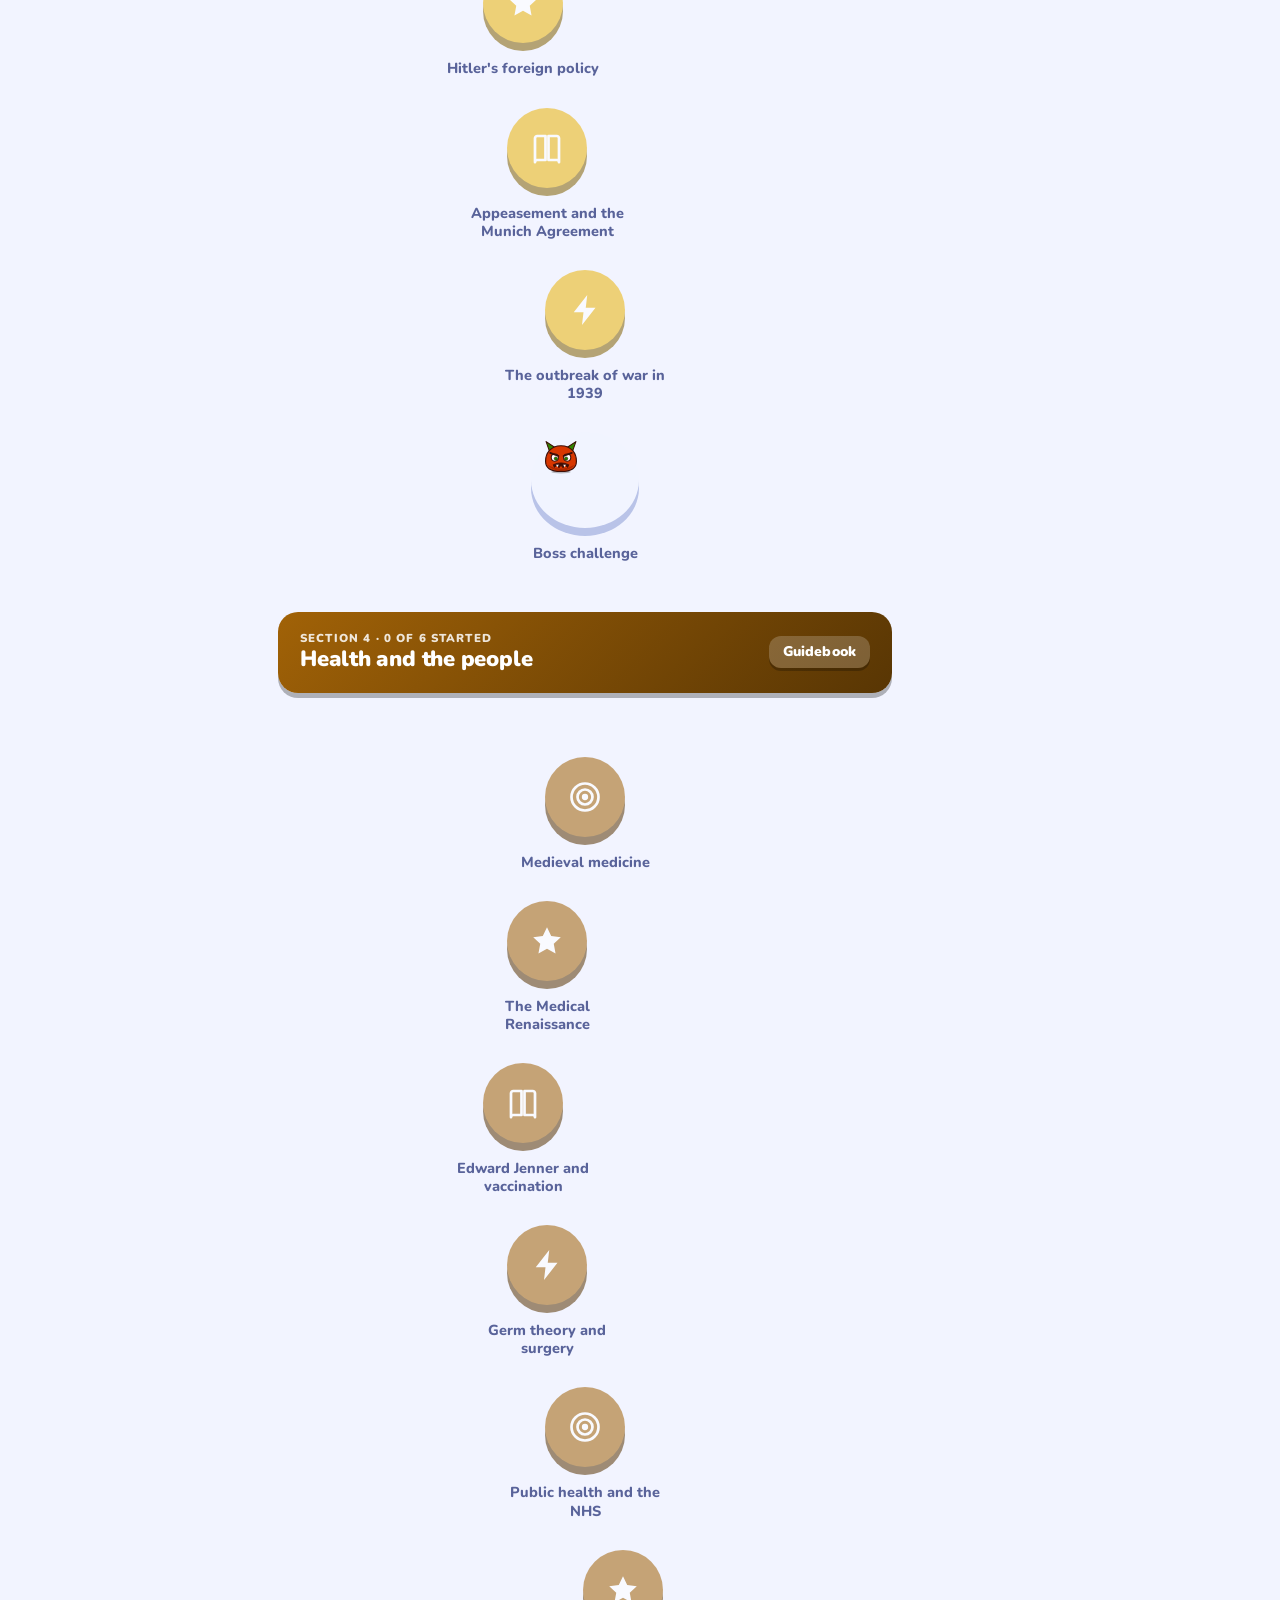
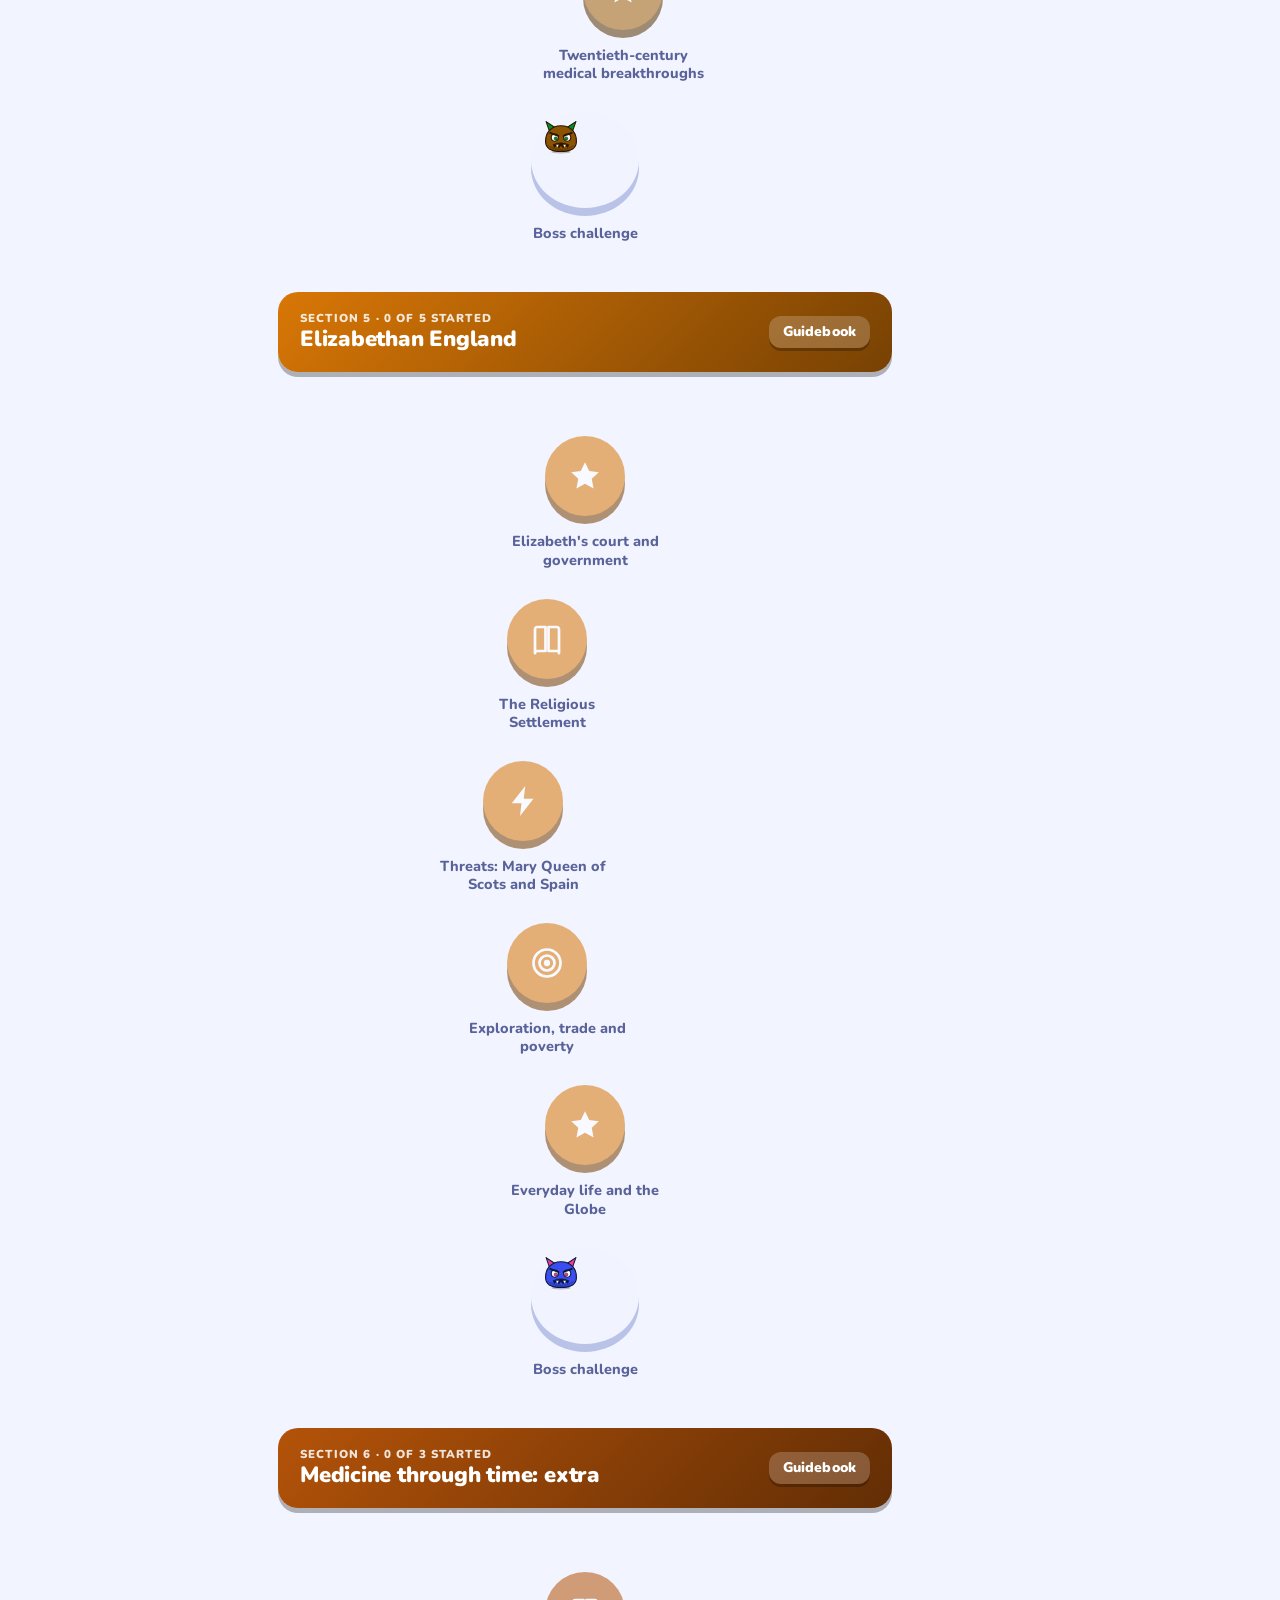
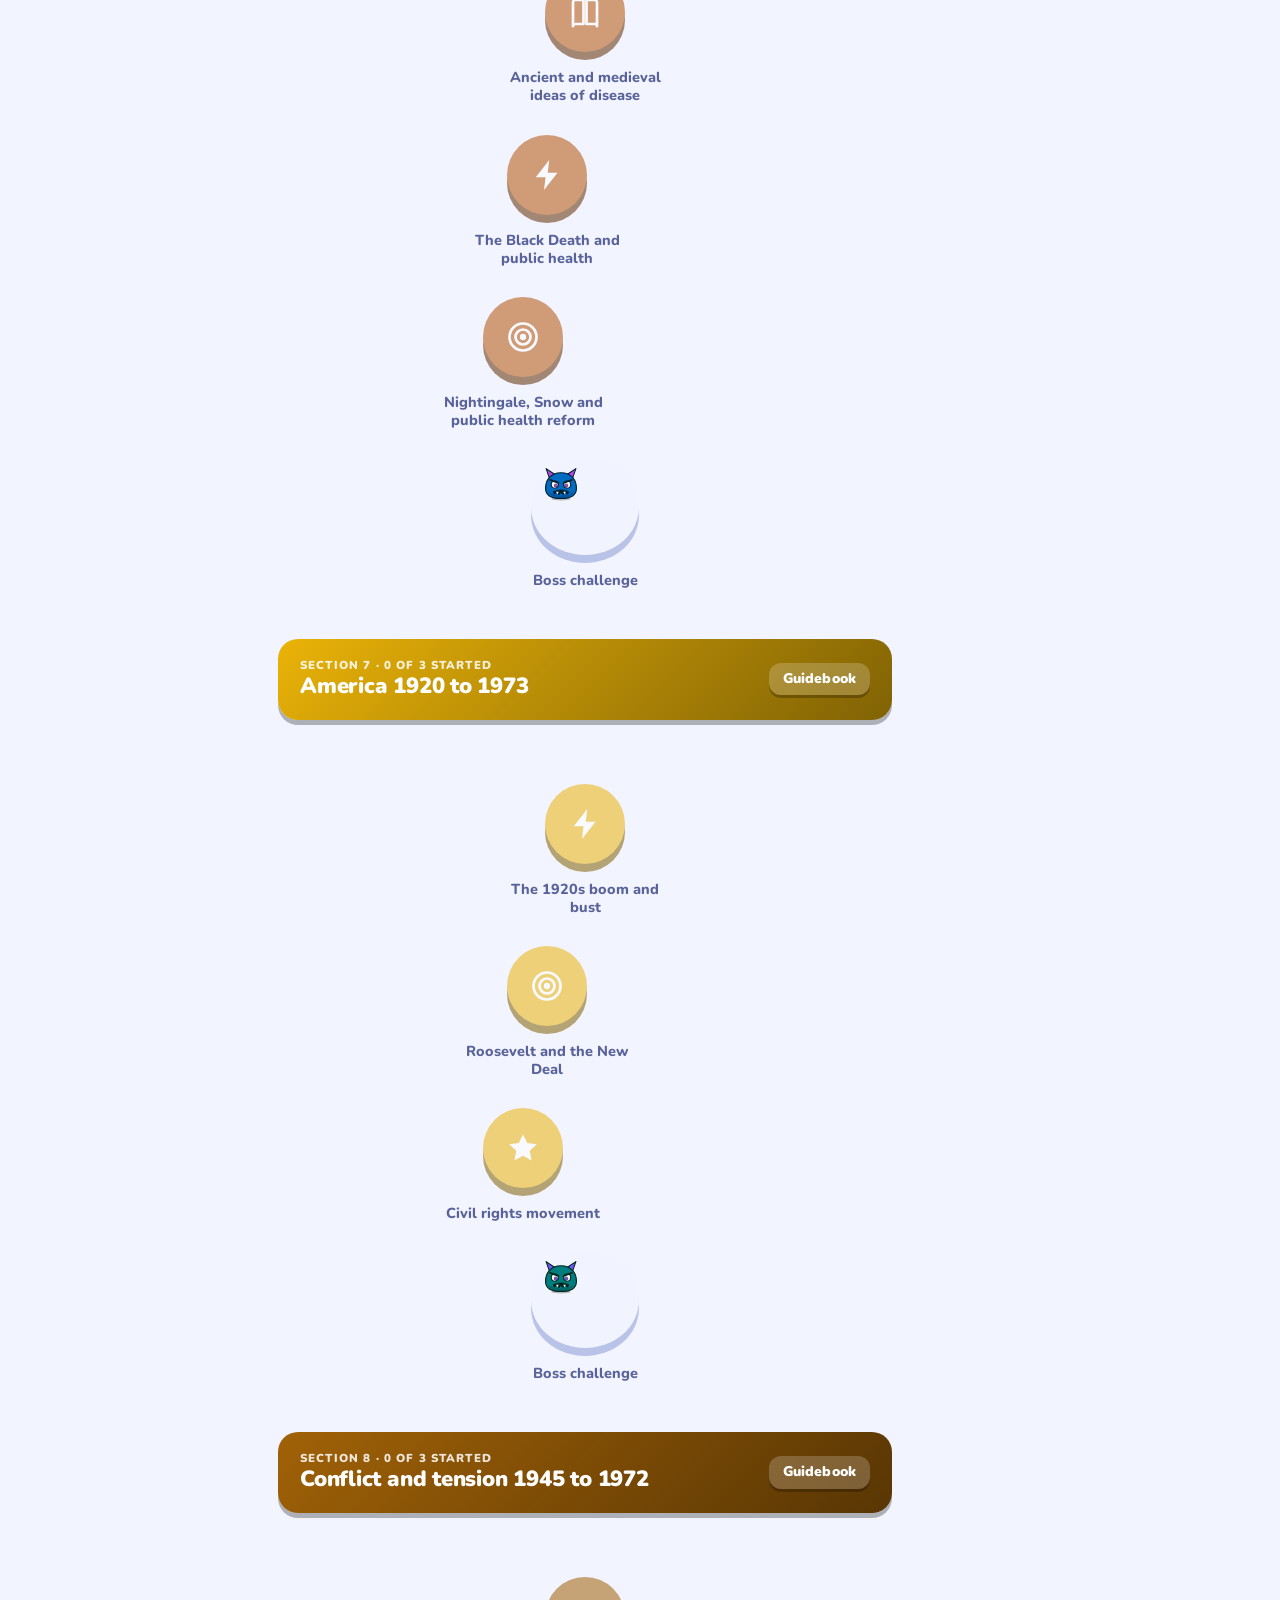
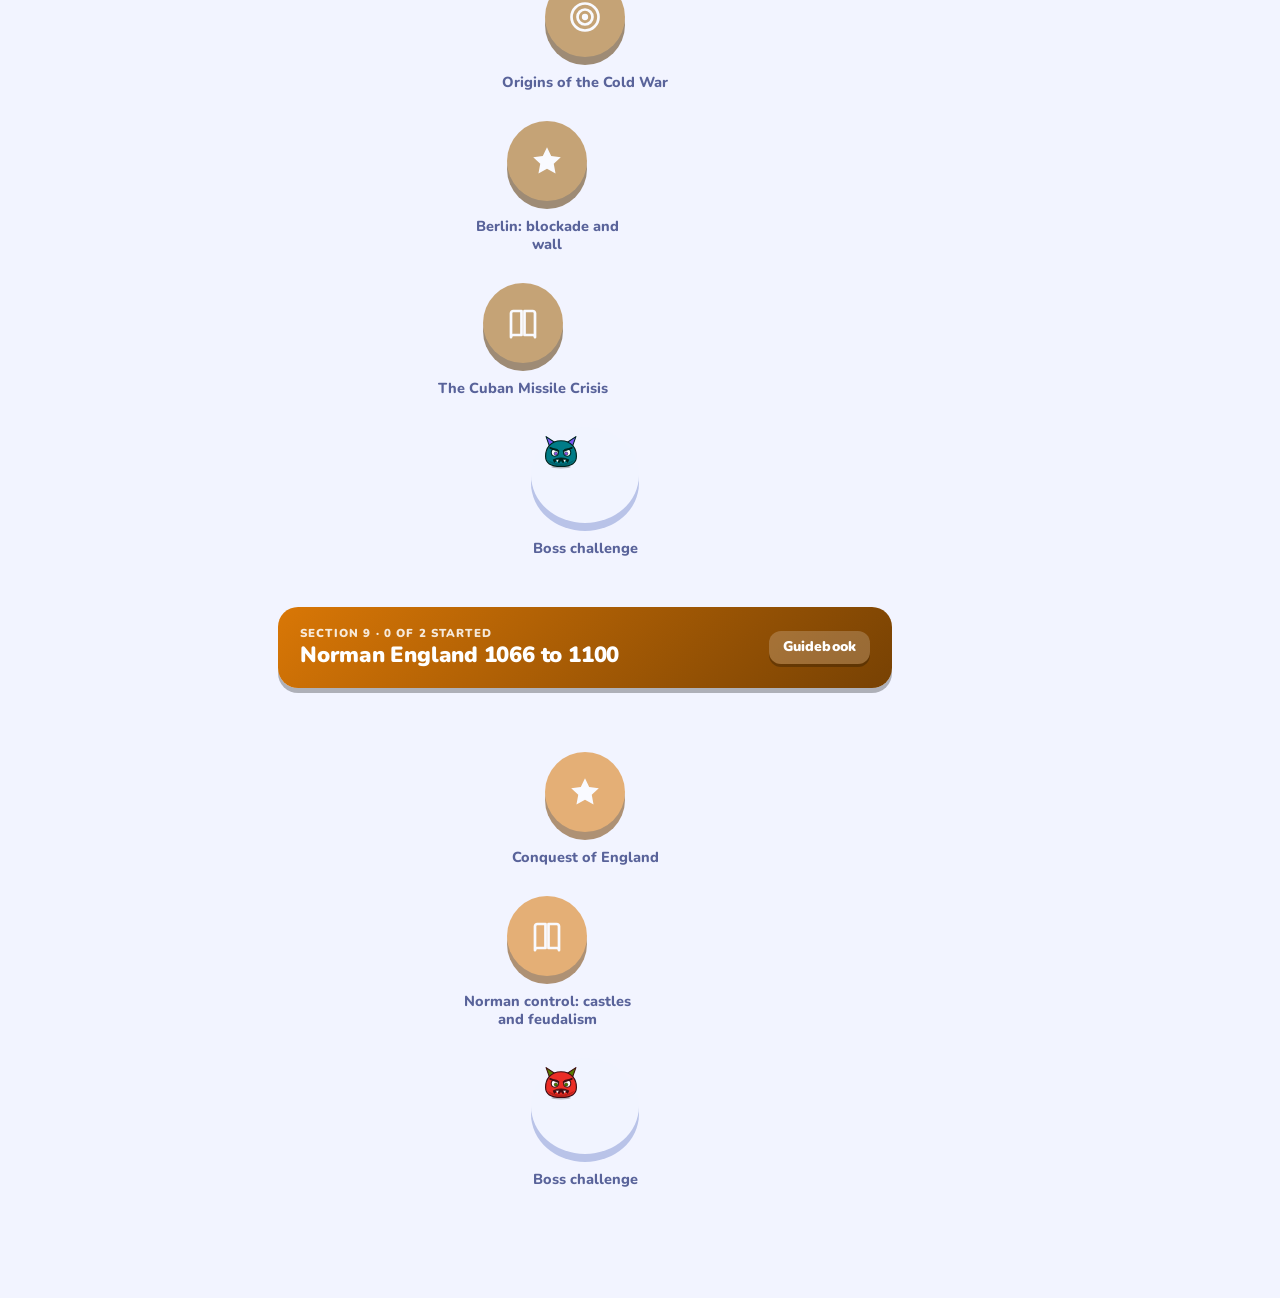
<file: history.html>
<!doctype html>
<html lang="en-GB">
<head>
<meta charset="utf-8">
<meta name="viewport" content="width=device-width,initial-scale=1">
<meta name="color-scheme" content="dark light">
<meta name="theme-color" content="#0e1128">
<link rel="manifest" href="manifest.json">
<link rel="icon" href="assets/icon.svg" type="image/svg+xml">
<title>History | GCSE Quest</title>
<link rel="stylesheet" href="assets/game.css">
</head>
<body data-world="history">
<noscript>This game needs JavaScript switched on.</noscript>
<script src="assets/icons.js"></script>
<script src="assets/mascot.js"></script>
<script src="assets/anim.js"></script>
<script src="data/anim-kit.js"></script>
<script src="assets/engine.js"></script>
<script src="assets/simlab.js"></script>
<script src="data/history.js"></script>
<script src="data/history-2.js"></script>
<script src="data/anim-history.js"></script>
<script src="data/anim2-history.js"></script>
<script src="data/more-history.js"></script>
<script src="data/links.js"></script>
<script src="data/written-history.js"></script>
<script src="data/sims-history.js"></script>
<script src="data/real-history.js"></script>
<script src="data/cases-history.js"></script>
<script>GAME.start();</script>
</body>
</html>
</file>
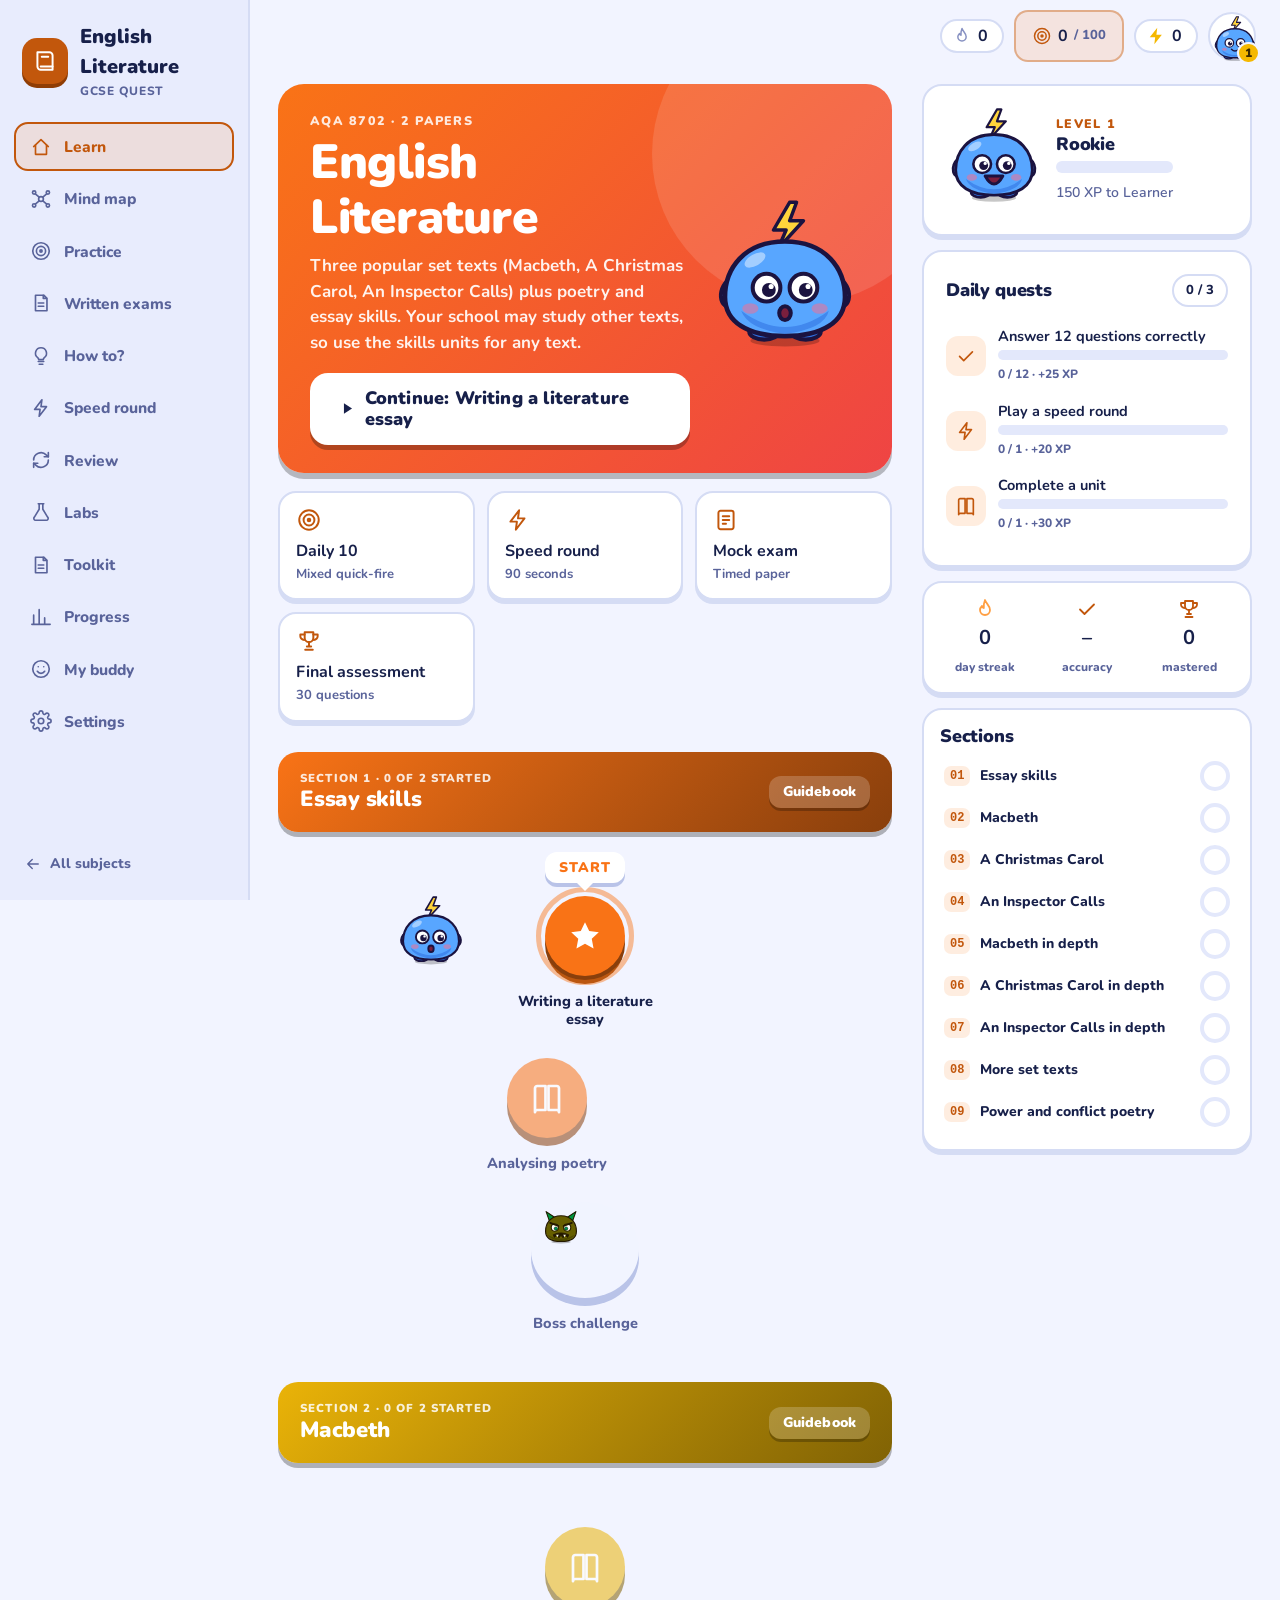
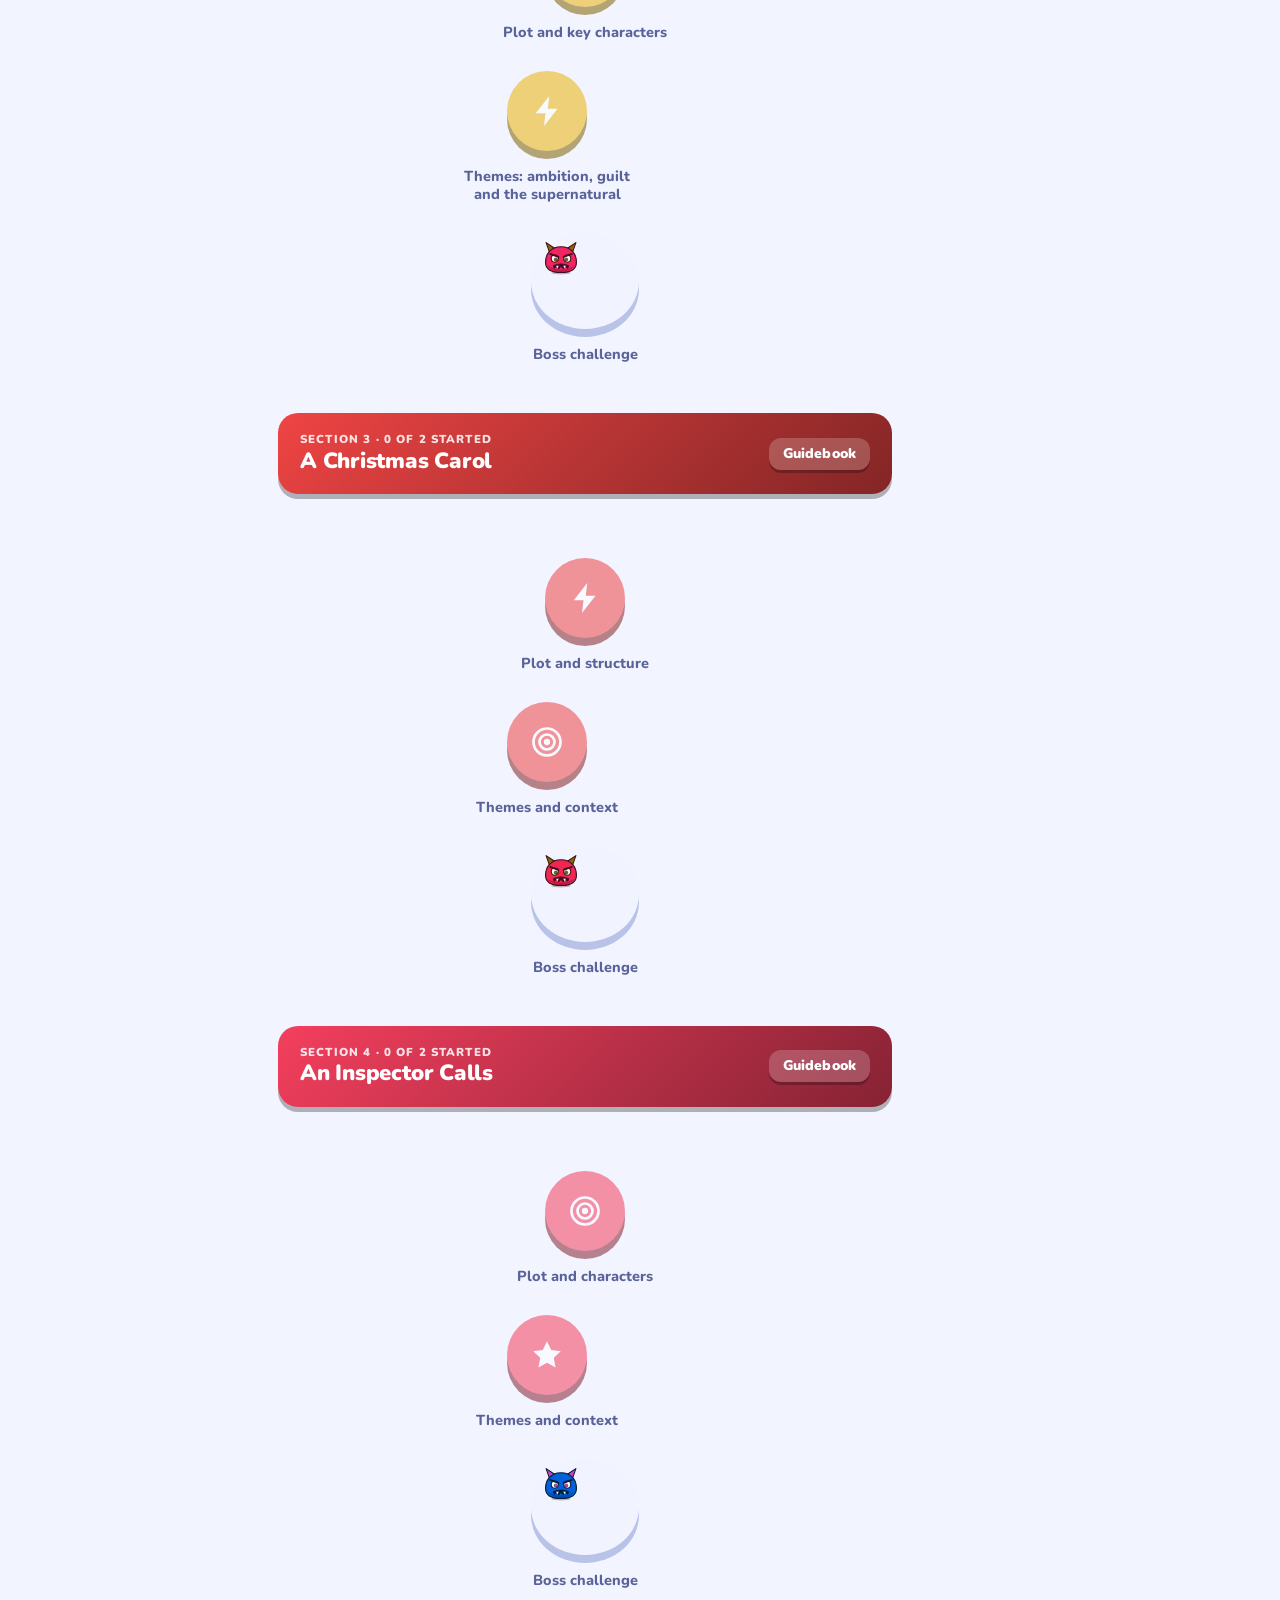
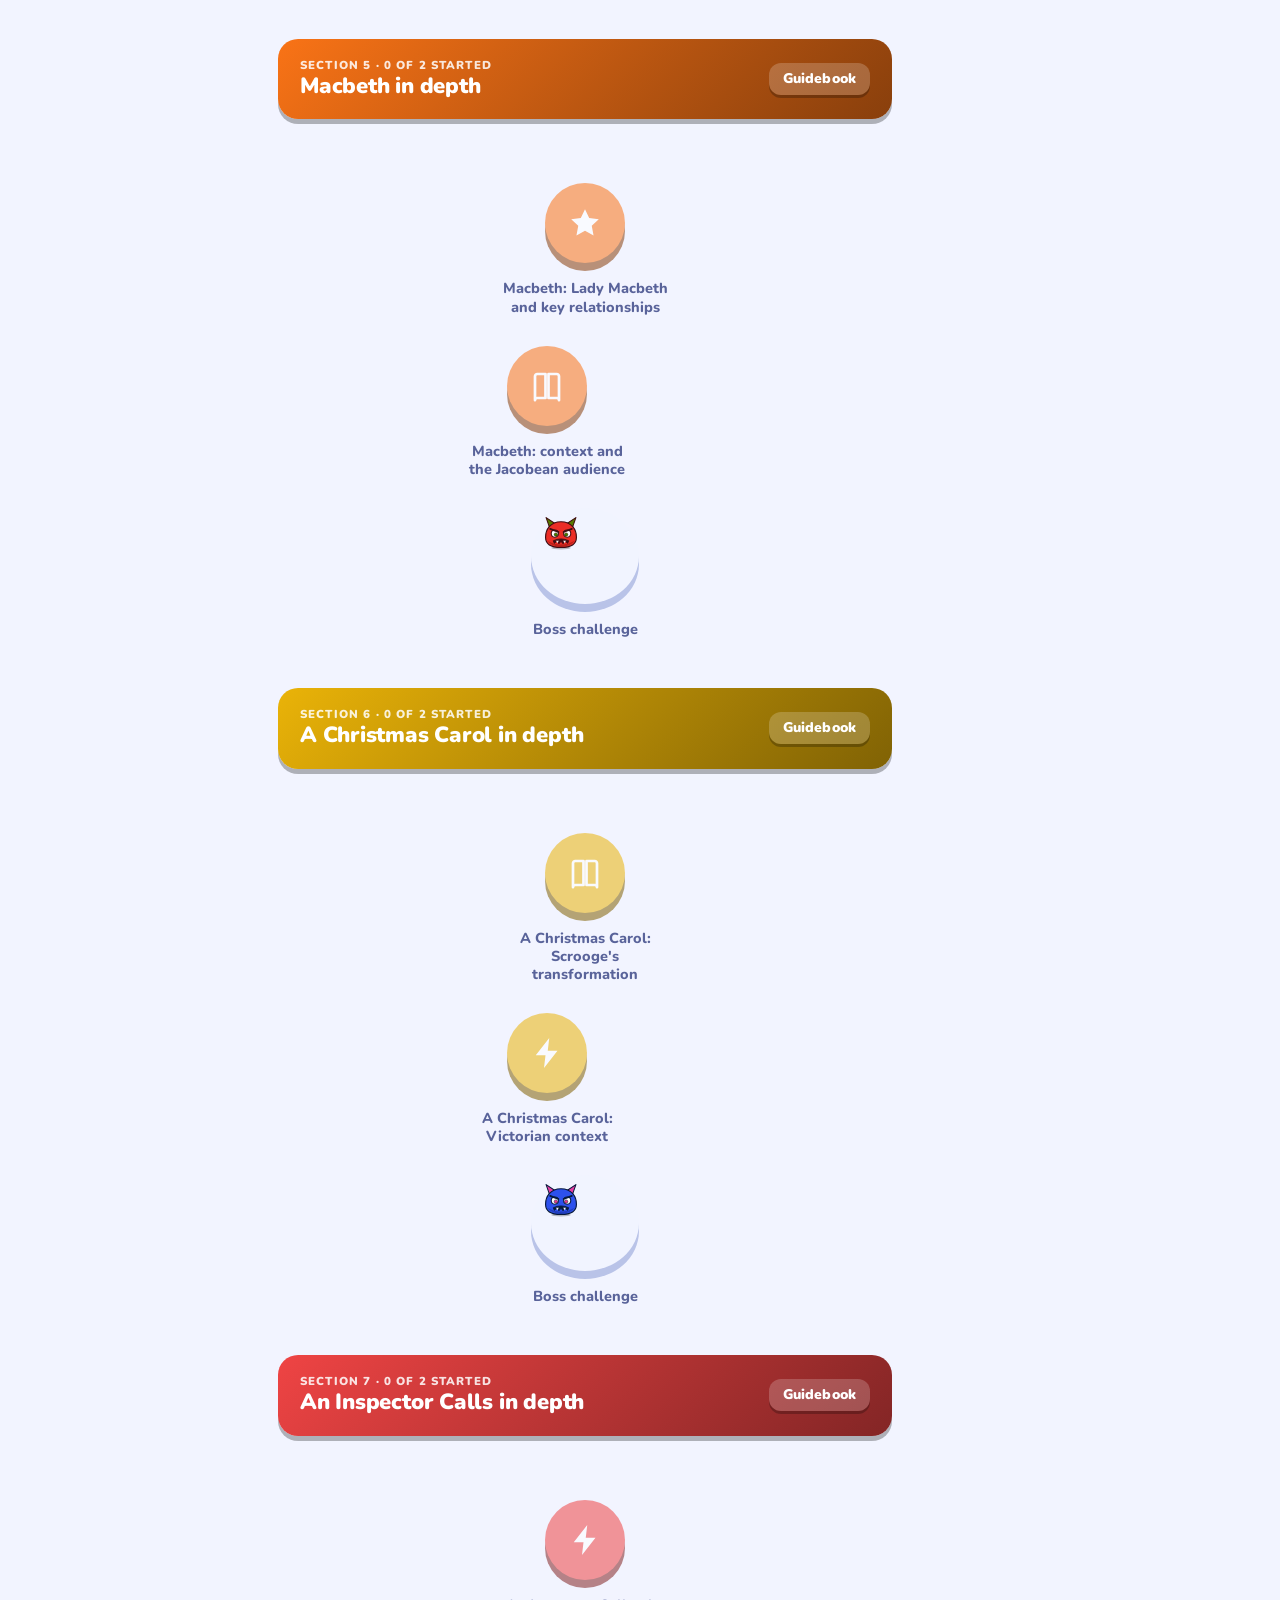
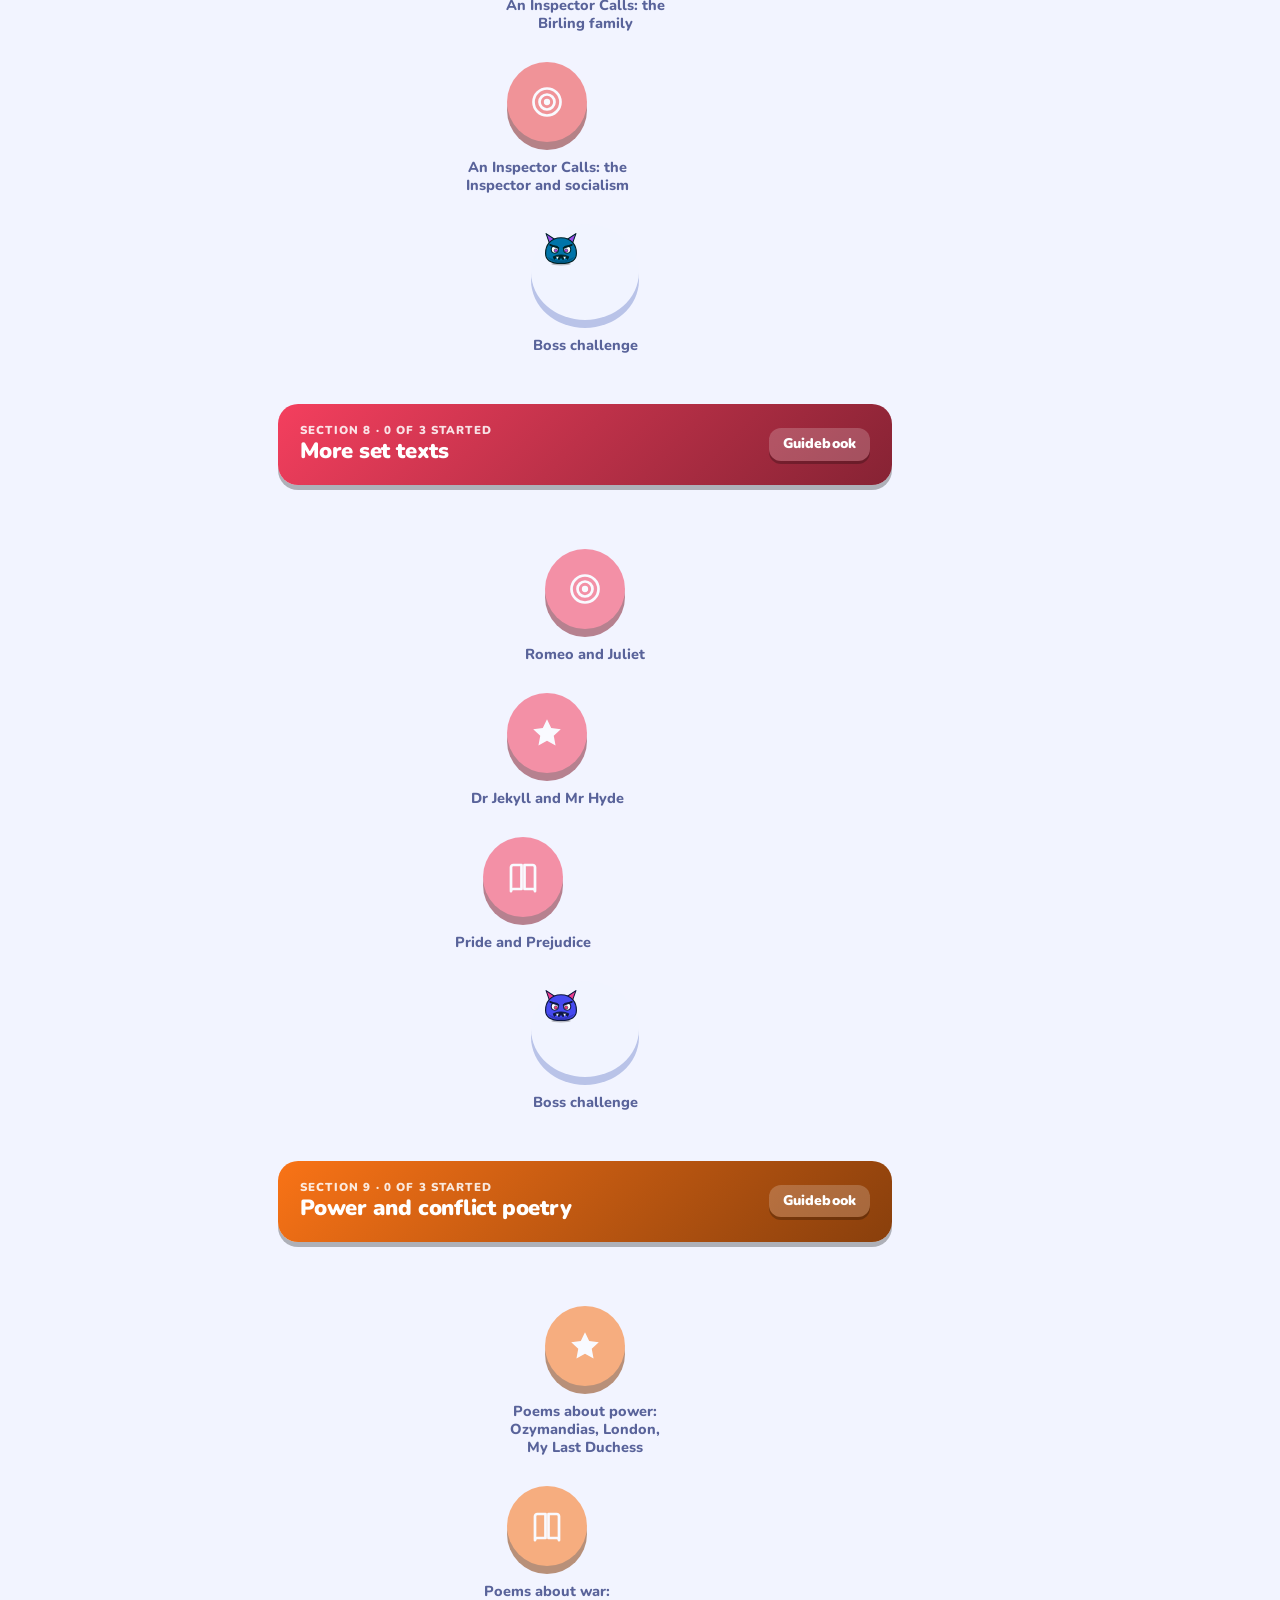
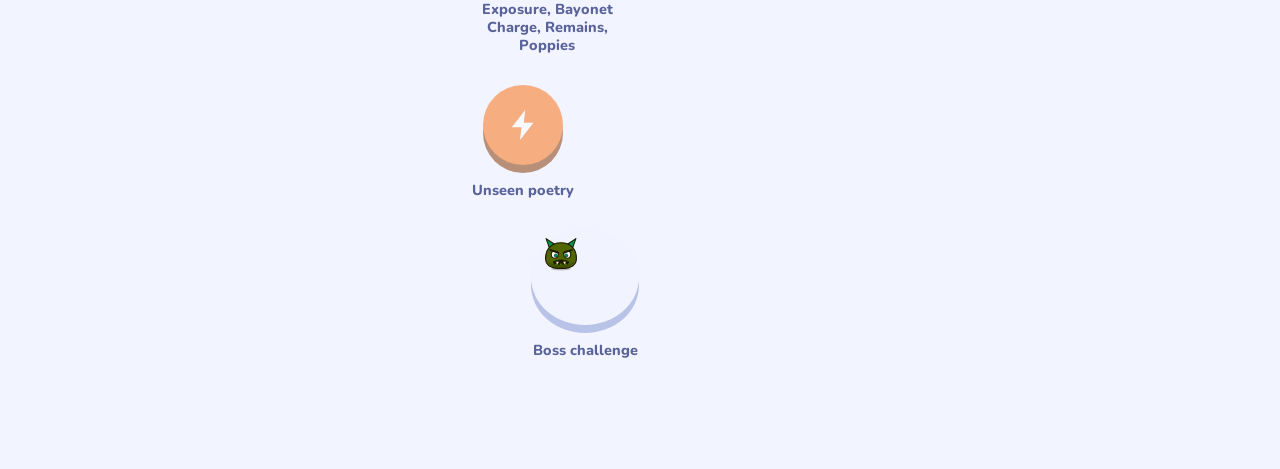
<file: literature.html>
<!doctype html>
<html lang="en-GB">
<head>
<meta charset="utf-8">
<meta name="viewport" content="width=device-width,initial-scale=1">
<meta name="color-scheme" content="dark light">
<meta name="theme-color" content="#0e1128">
<link rel="manifest" href="manifest.json">
<link rel="icon" href="assets/icon.svg" type="image/svg+xml">
<title>English Literature | GCSE Quest</title>
<link rel="stylesheet" href="assets/game.css">
</head>
<body data-world="literature">
<noscript>This game needs JavaScript switched on.</noscript>
<script src="assets/icons.js"></script>
<script src="assets/mascot.js"></script>
<script src="assets/anim.js"></script>
<script src="data/anim-kit.js"></script>
<script src="assets/engine.js"></script>
<script src="assets/simlab.js"></script>
<script src="data/english-literature.js"></script>
<script src="data/english-literature-2.js"></script>
<script src="data/anim-english-literature.js"></script>
<script src="data/anim2-english-literature.js"></script>
<script src="data/more-english-literature.js"></script>
<script src="data/links.js"></script>
<script src="data/written-literature.js"></script>
<script src="data/sims-english-literature.js"></script>
<script src="data/real-english-literature.js"></script>
<script src="data/cases-english-literature.js"></script>
<script>GAME.start();</script>
</body>
</html>
</file>
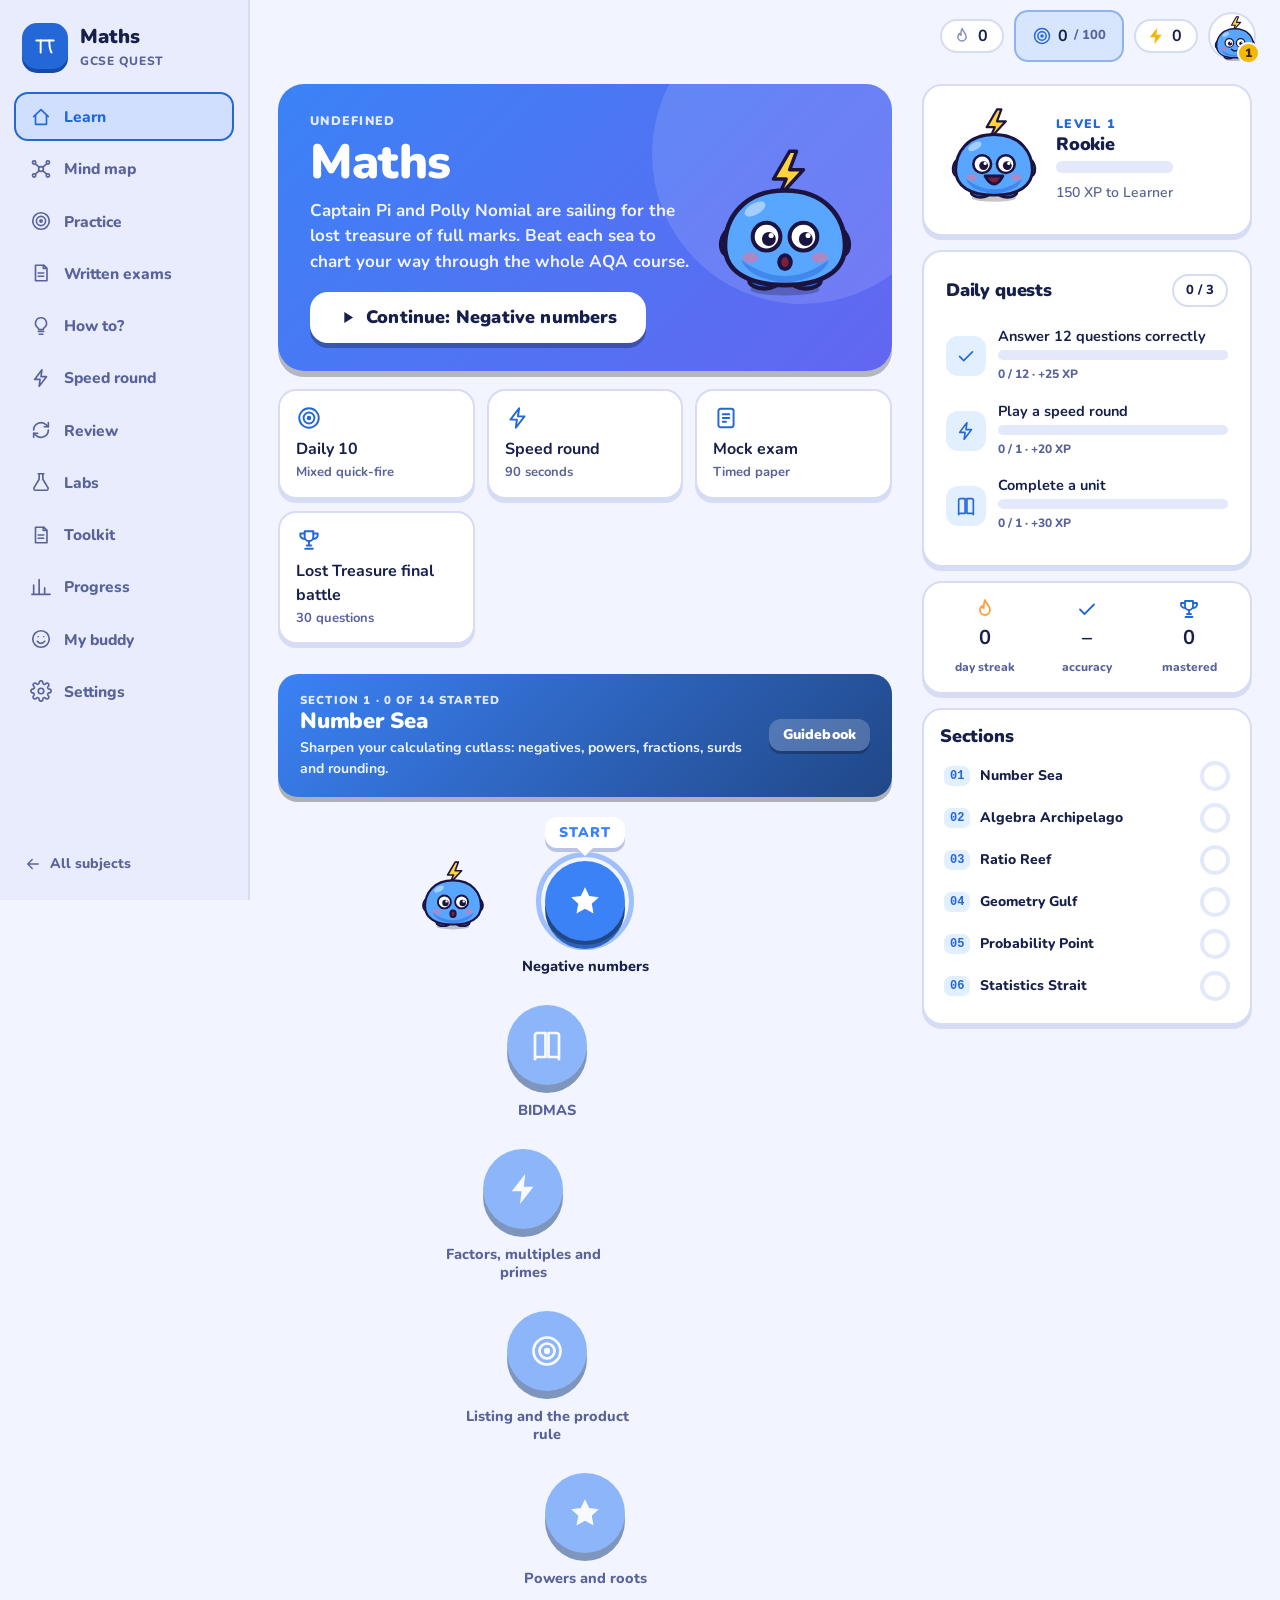
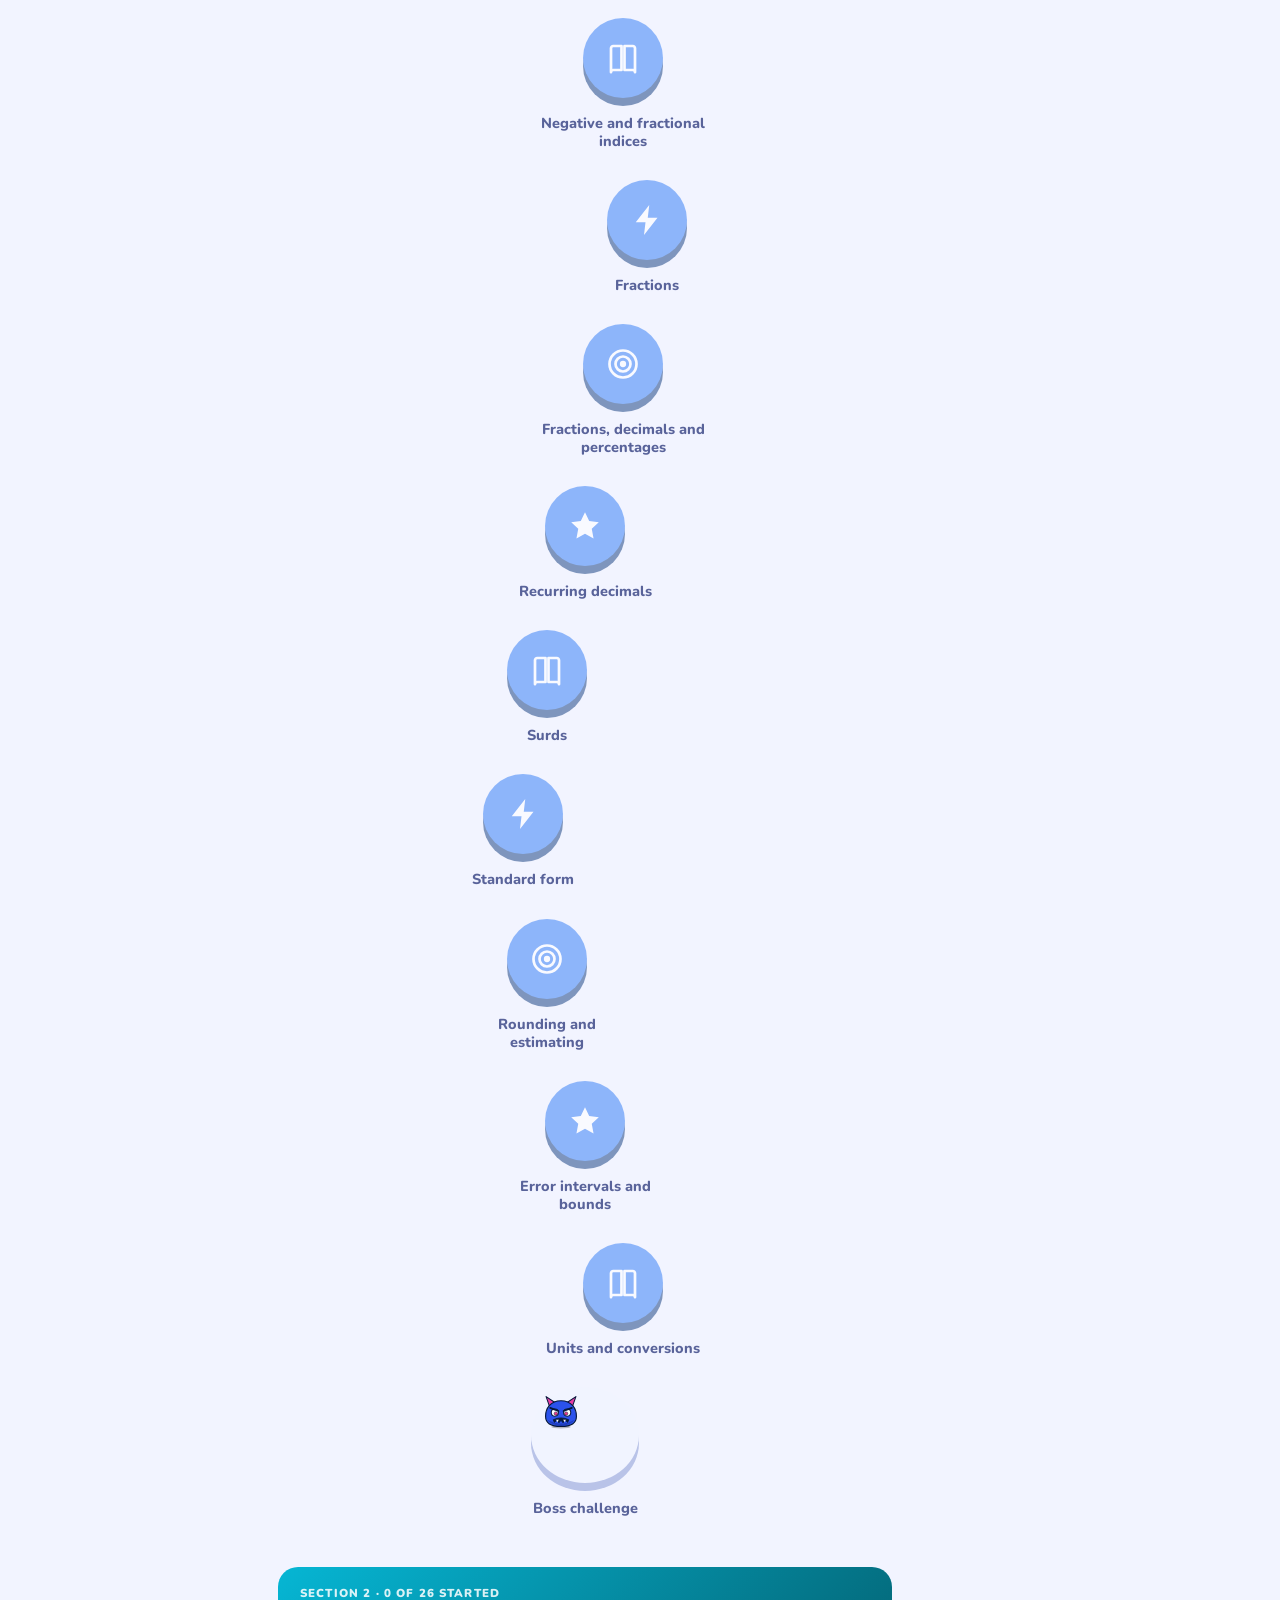
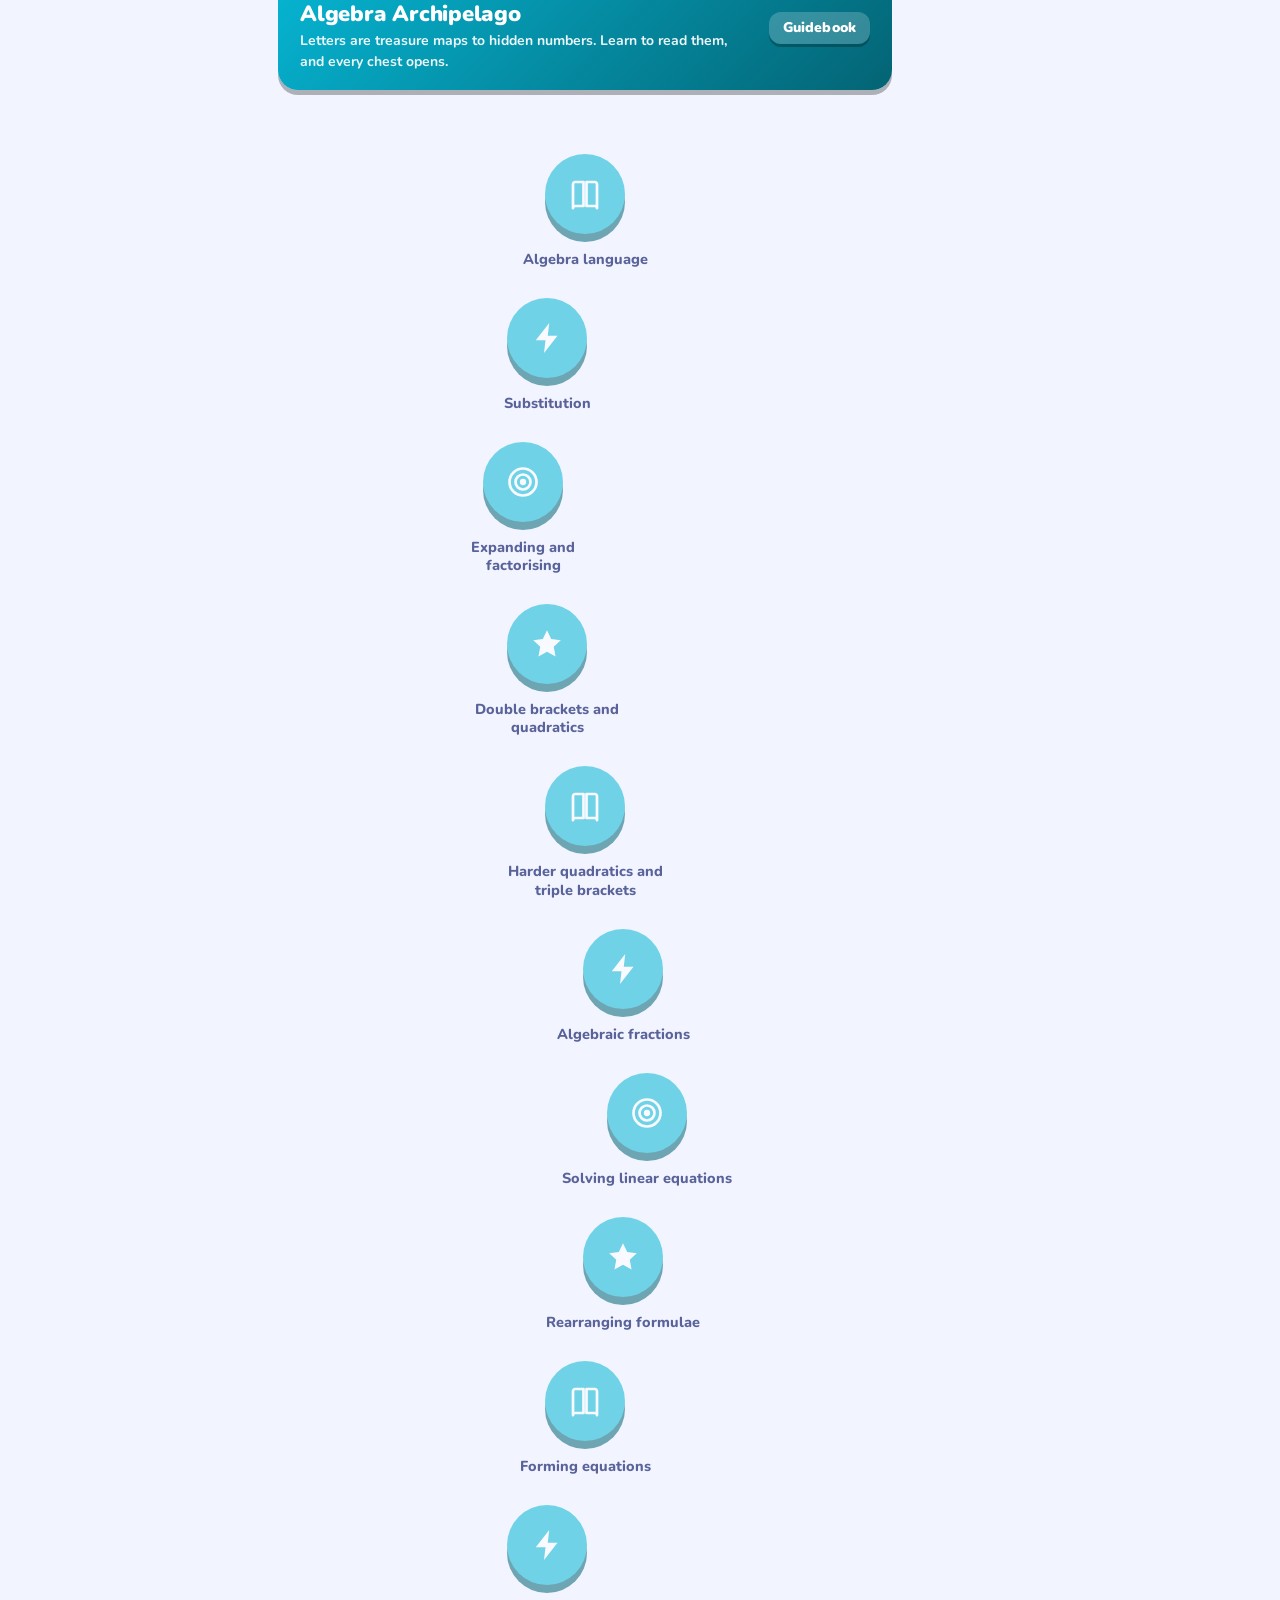
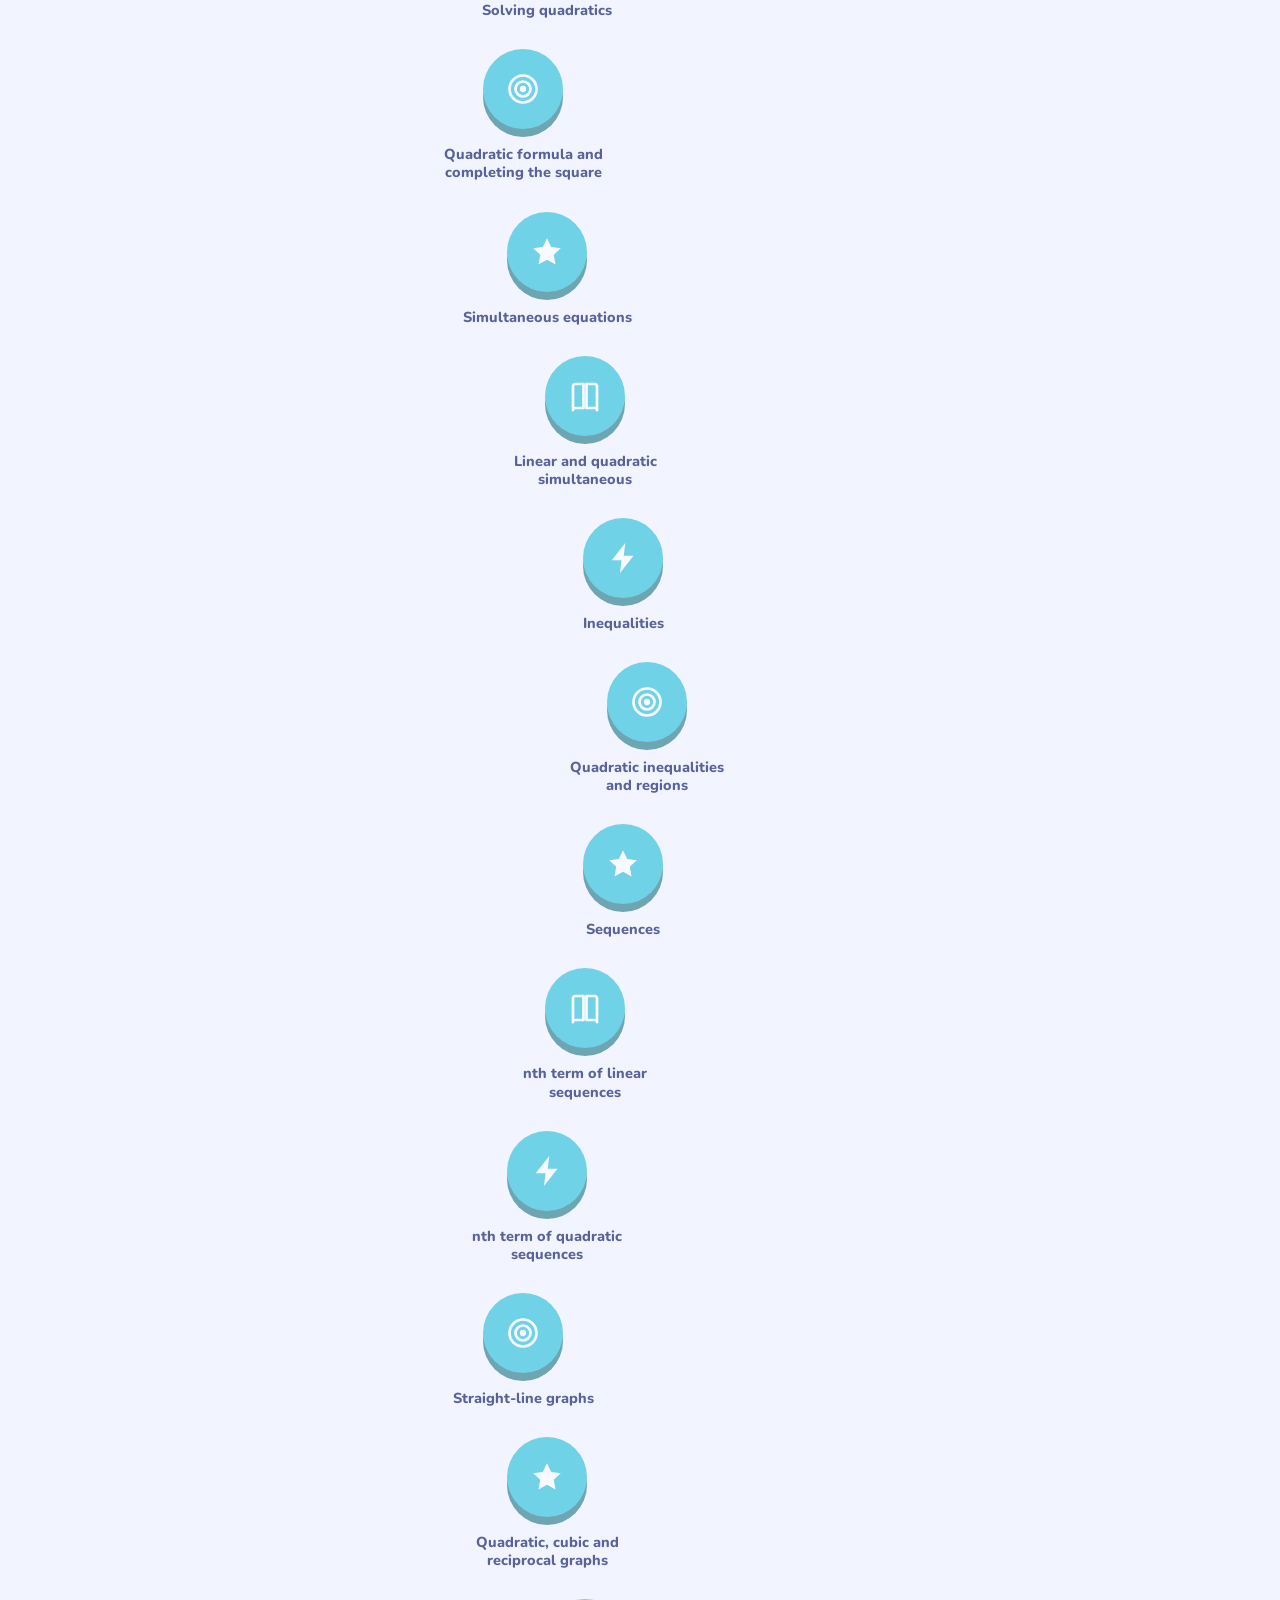
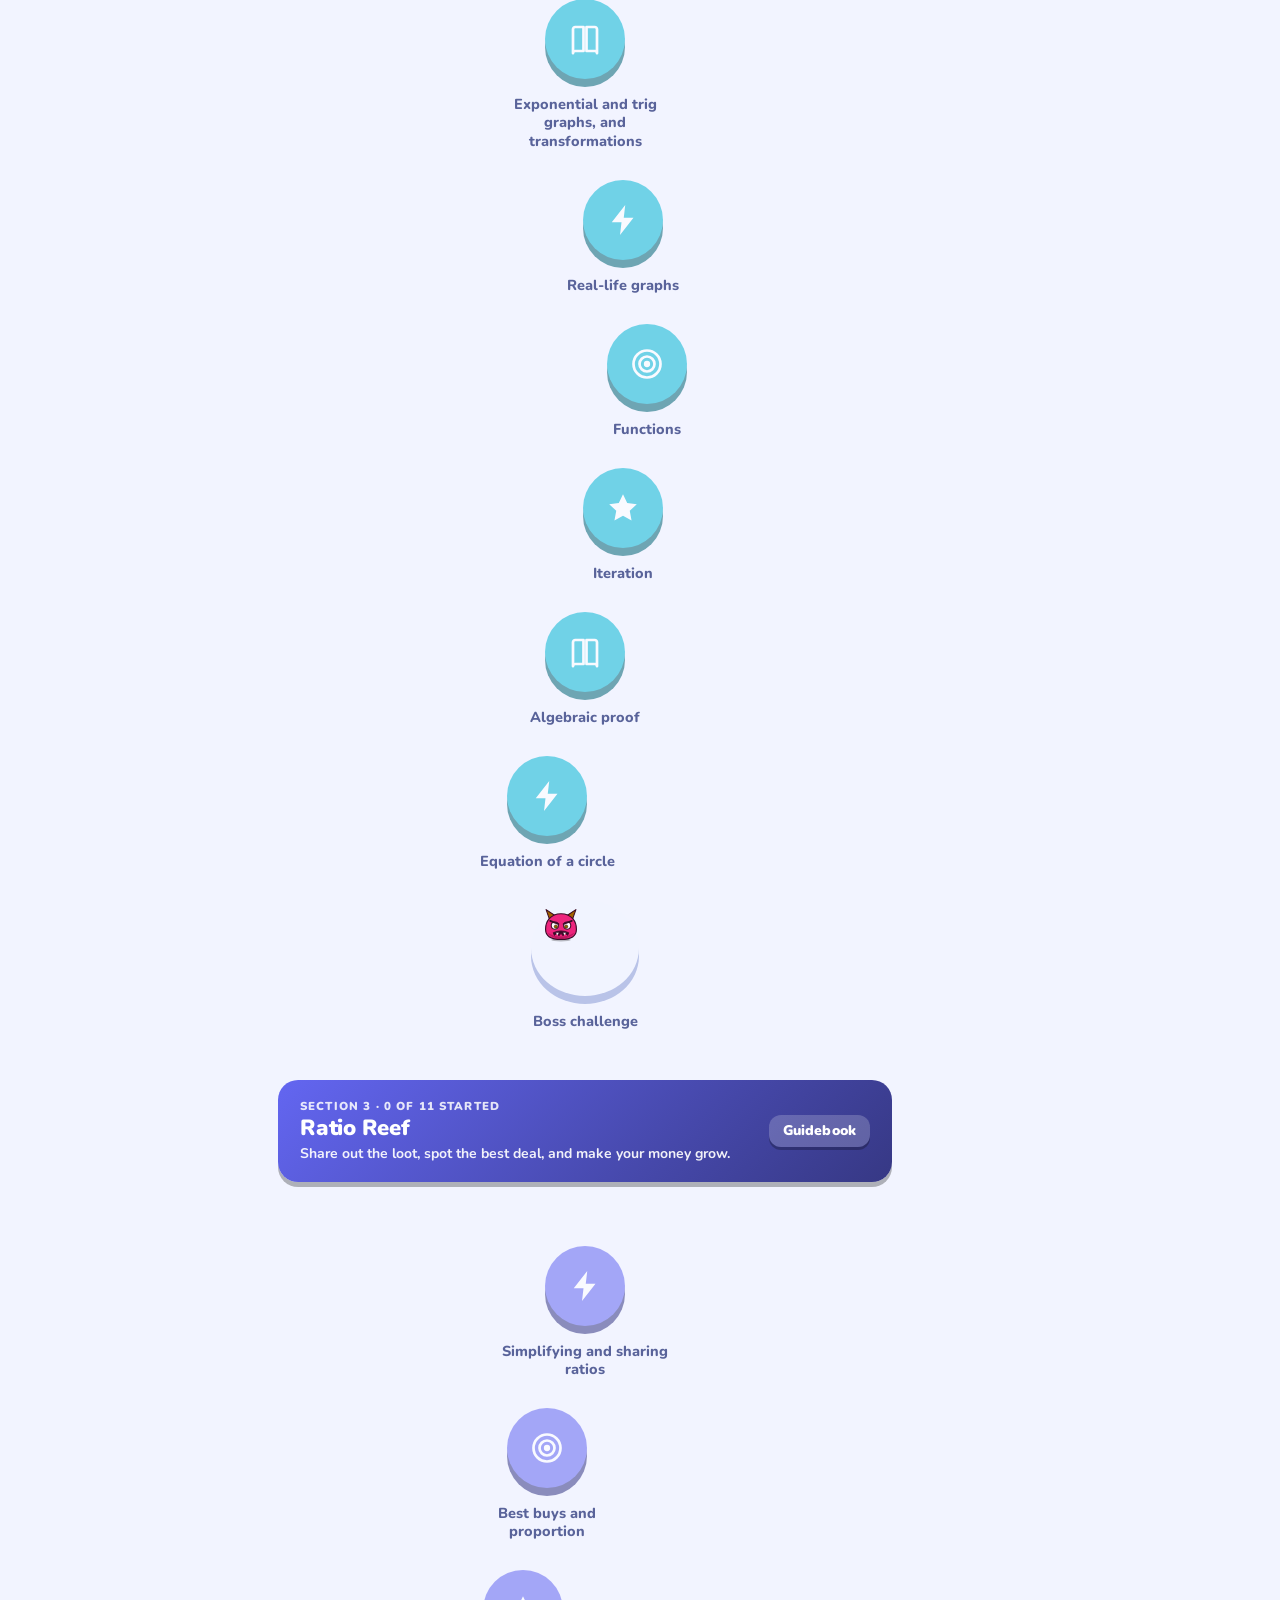
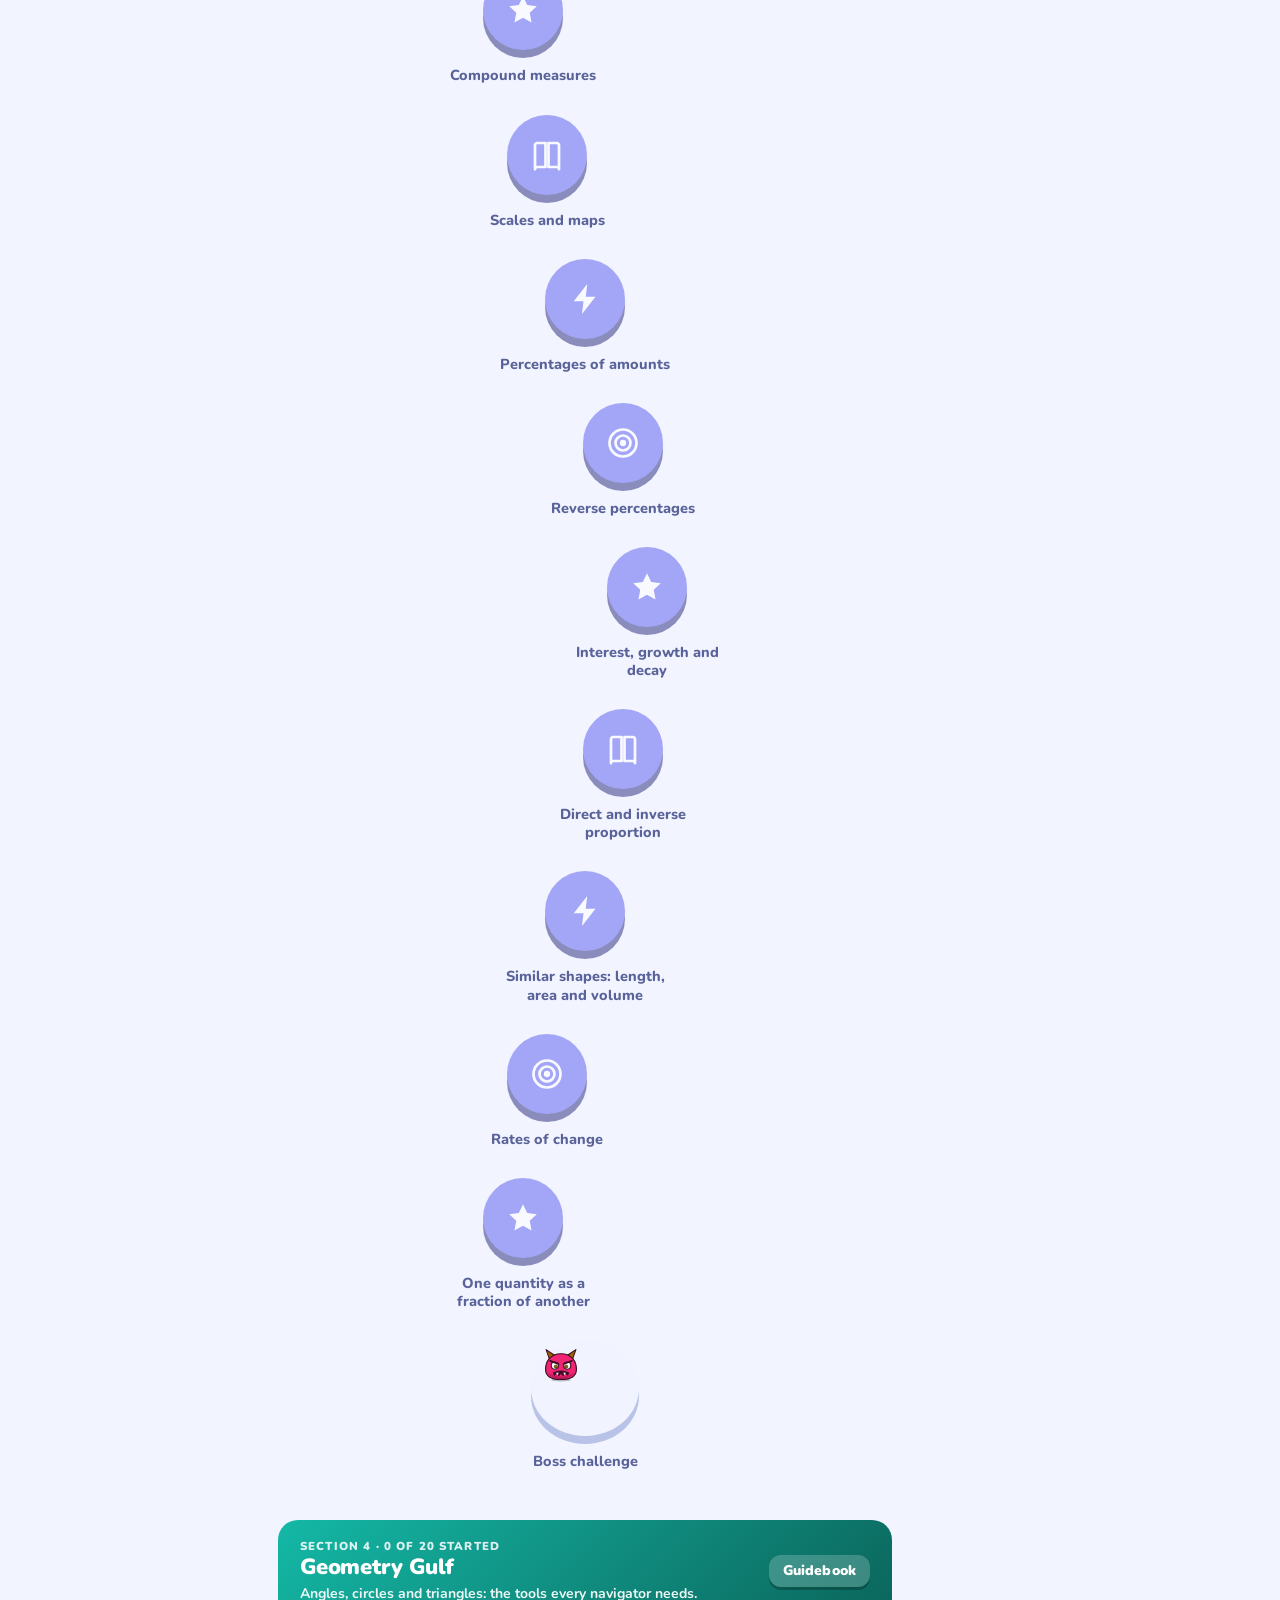
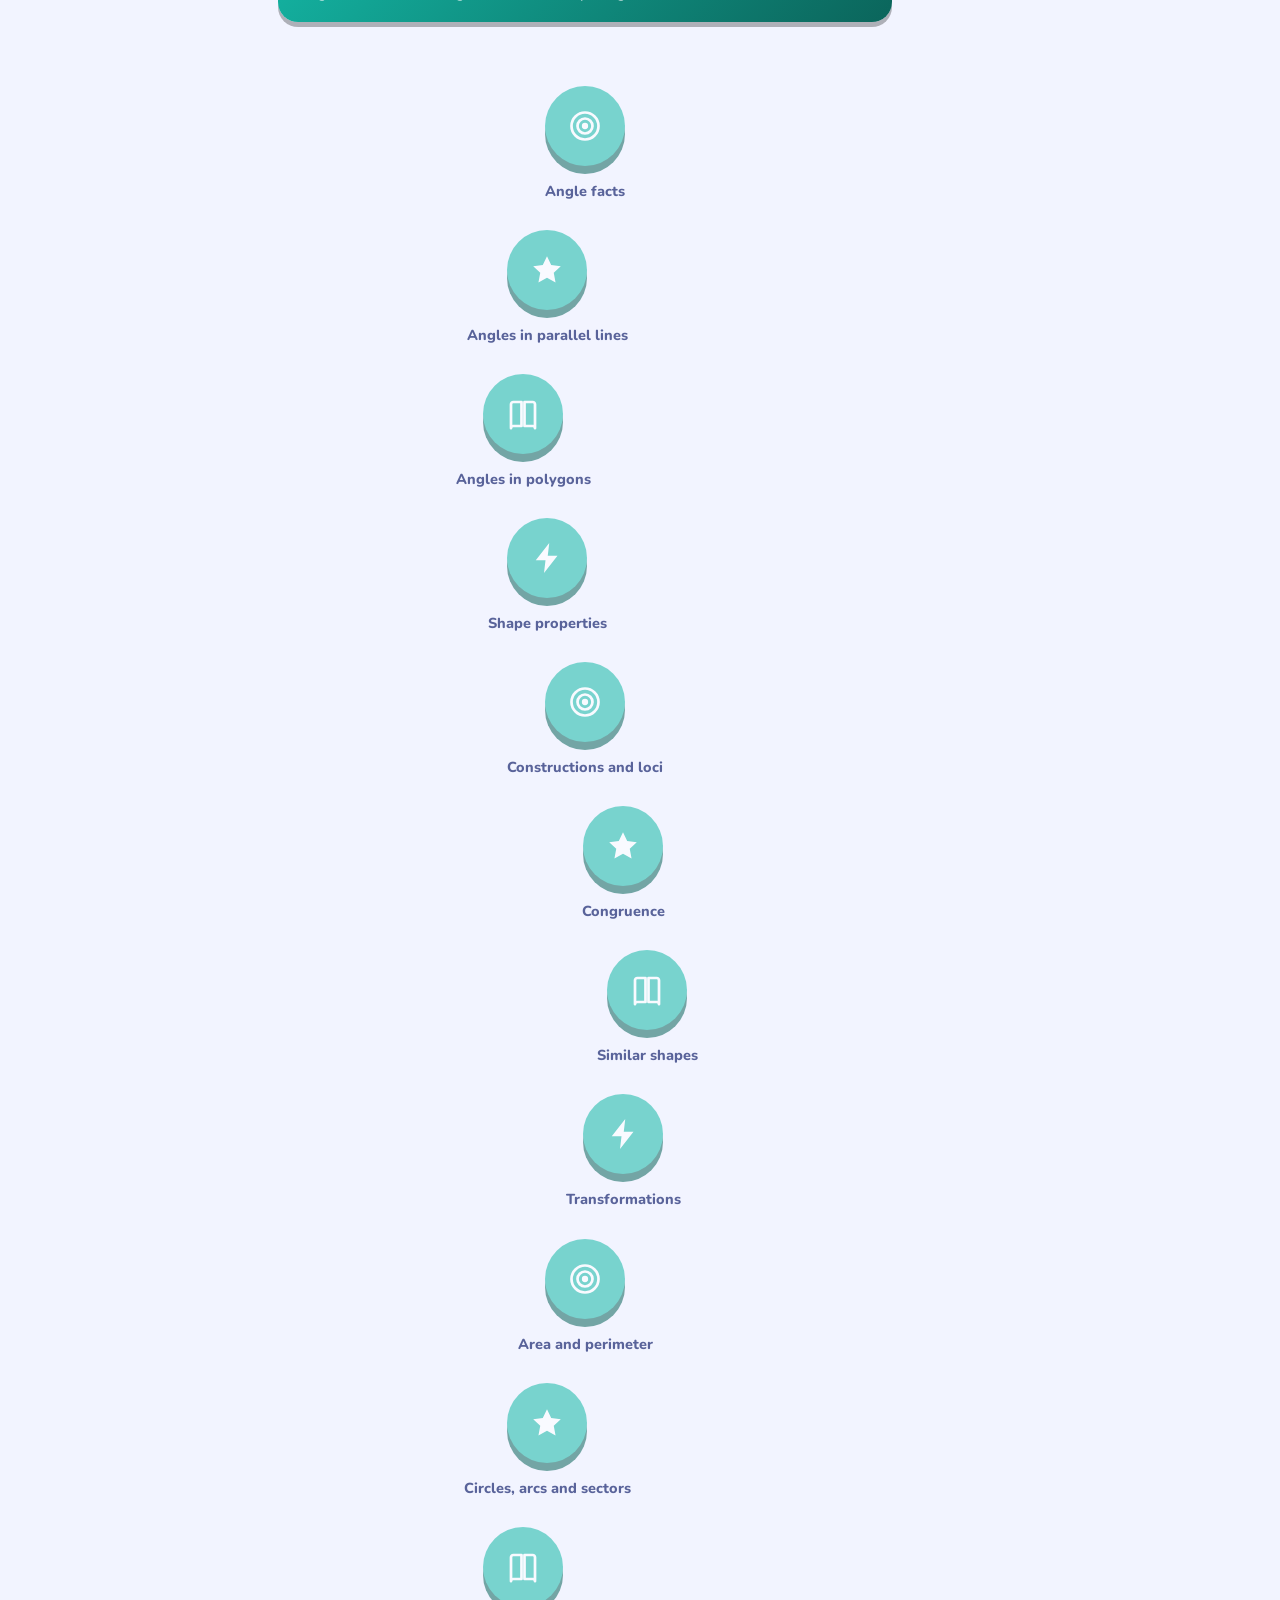
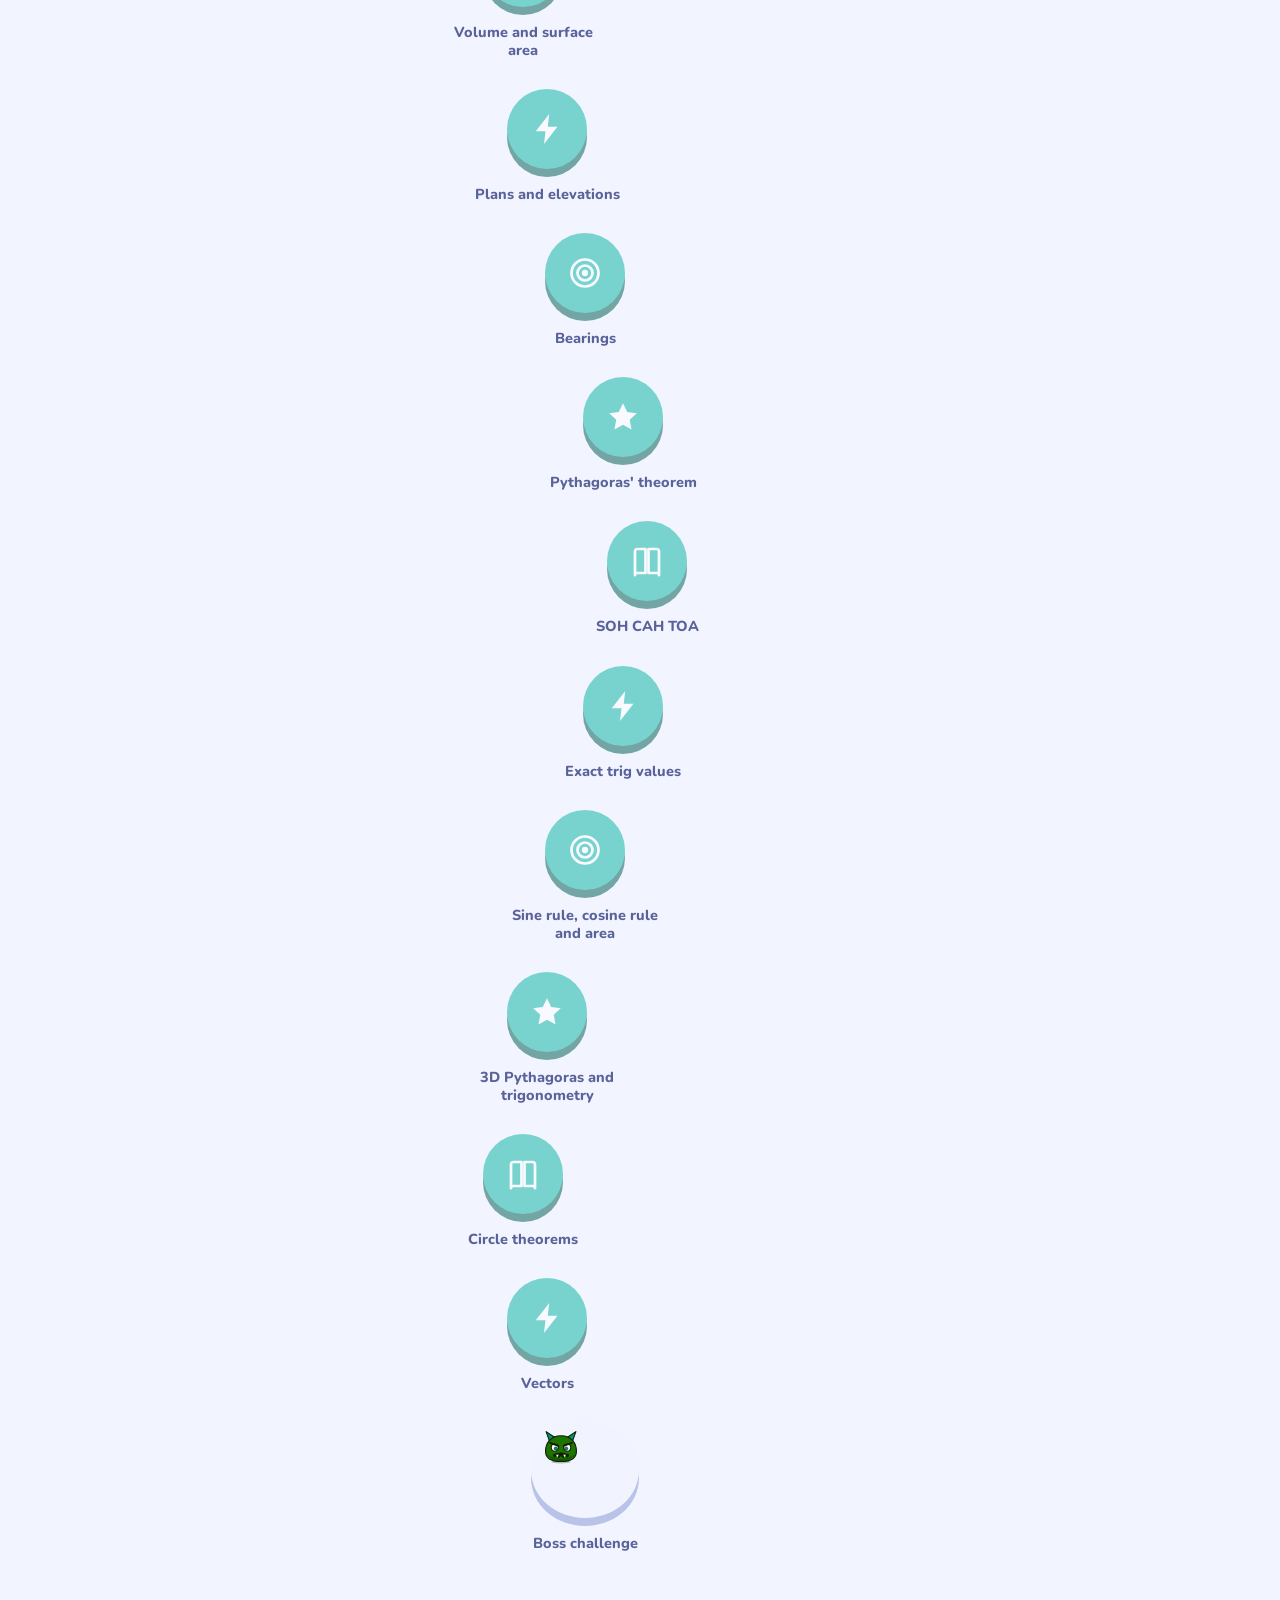
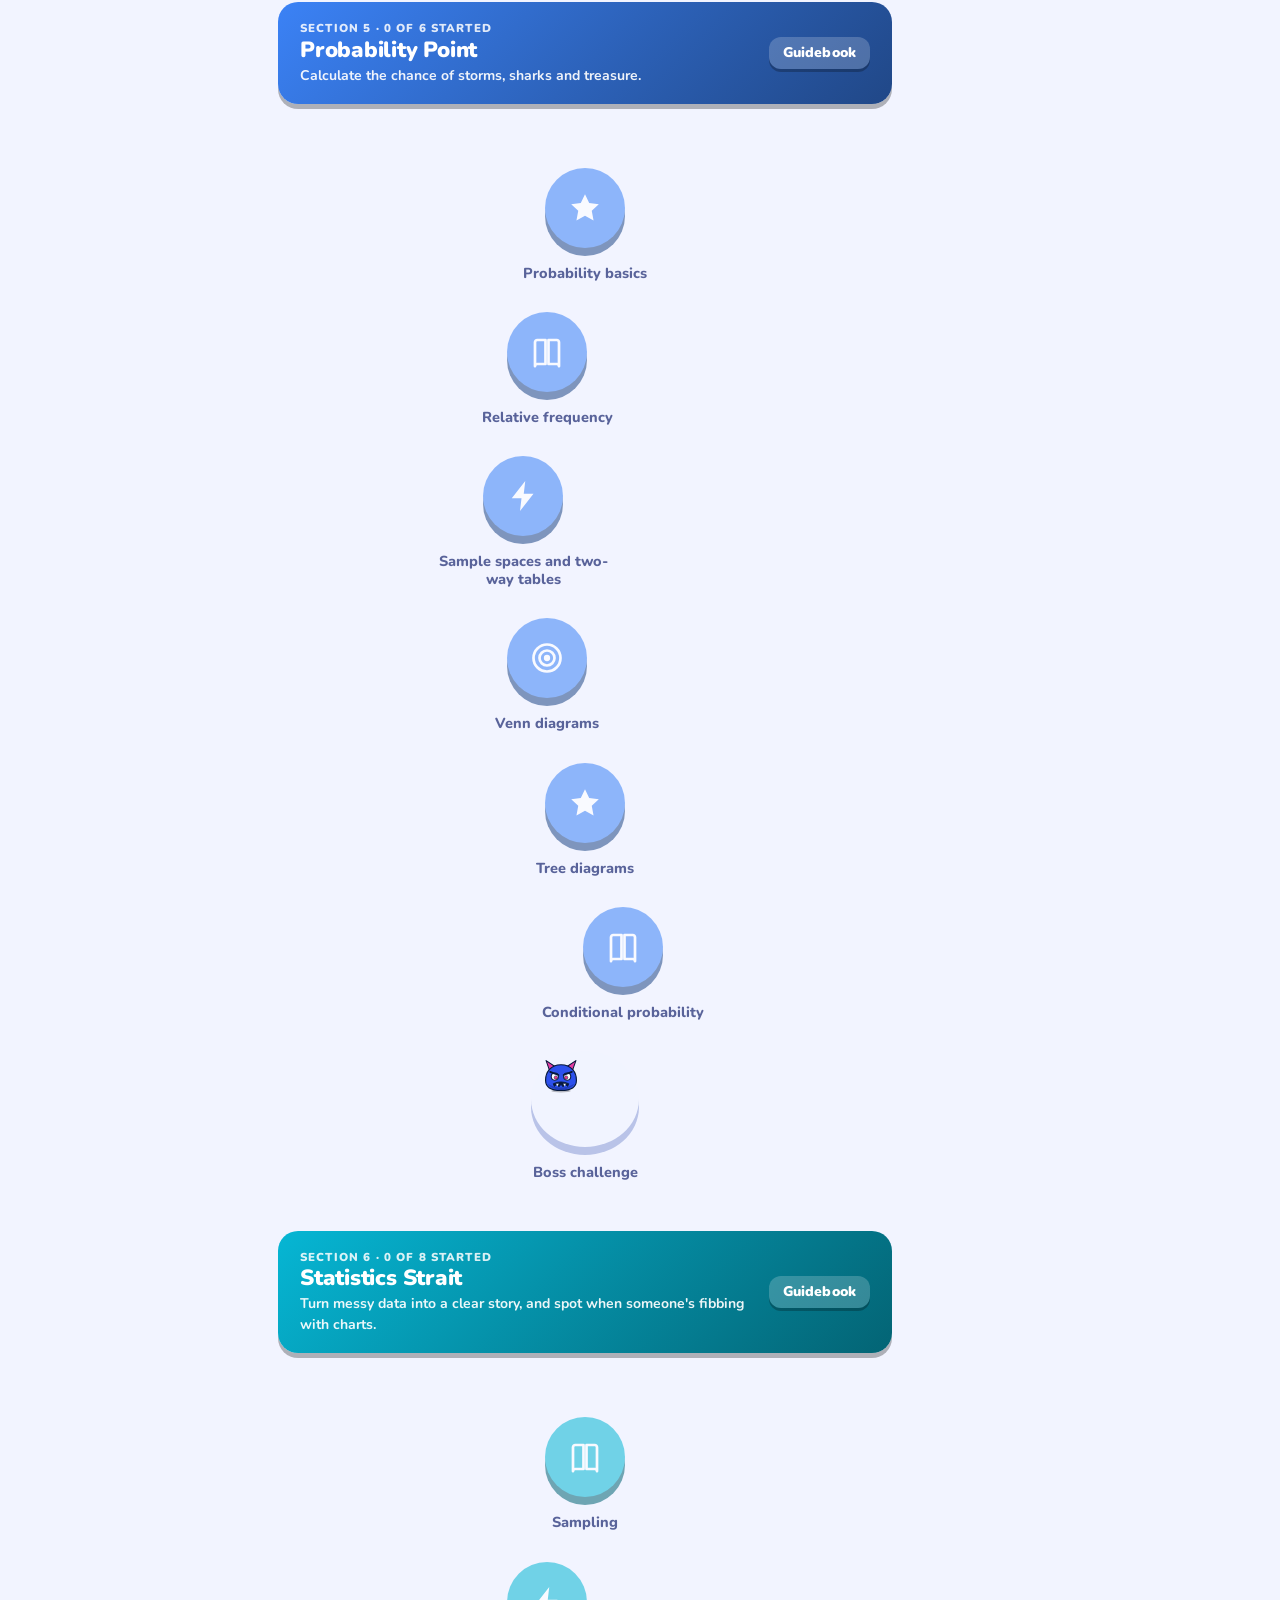
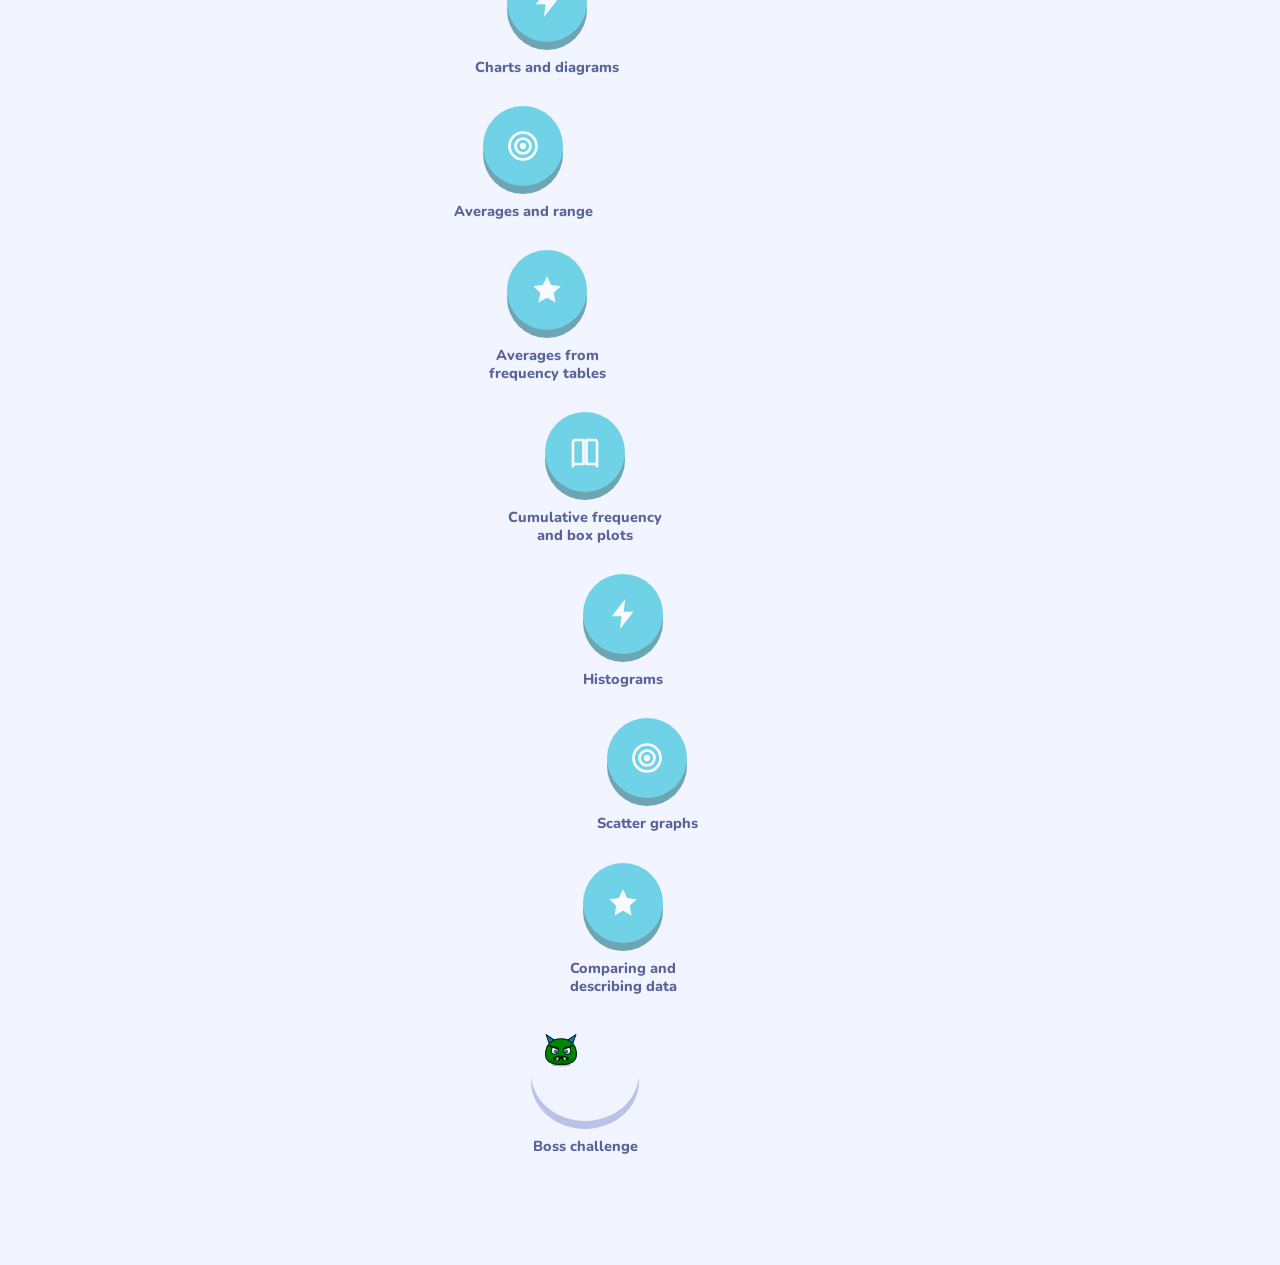
<file: maths.html>
<!doctype html>
<html lang="en-GB">
<head>
<meta charset="utf-8">
<meta name="viewport" content="width=device-width,initial-scale=1">
<meta name="color-scheme" content="dark light">
<meta name="theme-color" content="#0e1128">
<link rel="manifest" href="manifest.json">
<link rel="icon" href="assets/icon.svg" type="image/svg+xml">
<title>Maths | GCSE Quest</title>
<link rel="stylesheet" href="assets/game.css">
</head>
<body data-world="maths">
<noscript>This game needs JavaScript switched on.</noscript>
<script src="assets/icons.js"></script>
<script src="assets/mascot.js"></script>
<script src="assets/anim.js"></script>
<script src="data/anim-kit.js"></script>
<script src="assets/engine.js"></script>
<script src="assets/simlab.js"></script>
<script src="data/maths-config.js"></script>
<script src="data/maths-number.js"></script>
<script src="data/maths-algebra.js"></script>
<script src="data/maths-ratio.js"></script>
<script src="data/maths-geometry.js"></script>
<script src="data/maths-prob-stats.js"></script>
<script src="data/maths-labs.js"></script>
<script src="data/sims-maths.js"></script>
<script src="data/anim-maths.js"></script>
<script src="data/more-maths.js"></script>
<script src="data/links.js"></script>
<script src="data/written-maths.js"></script>
<script src="data/real-maths.js"></script>
<script src="data/cases-maths.js"></script>
<script>GAME.start();</script>
</body>
</html>
</file>
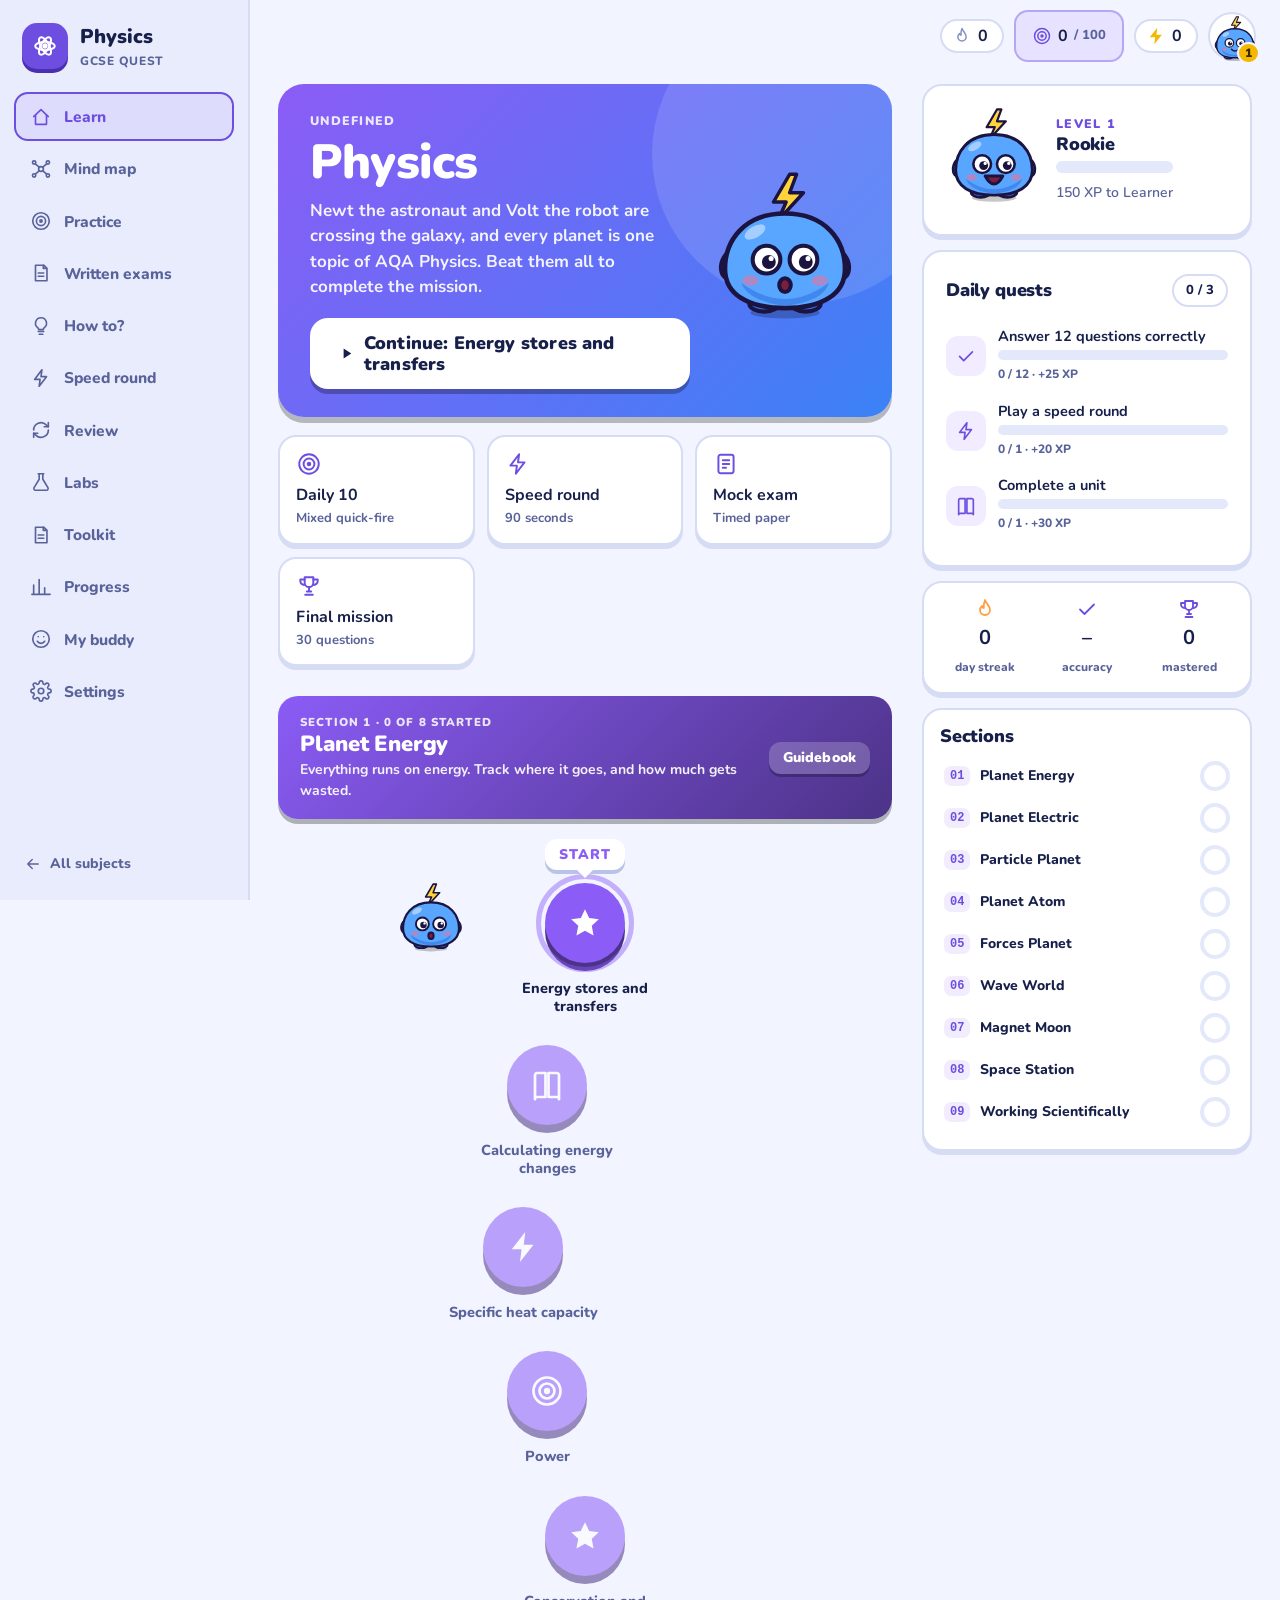
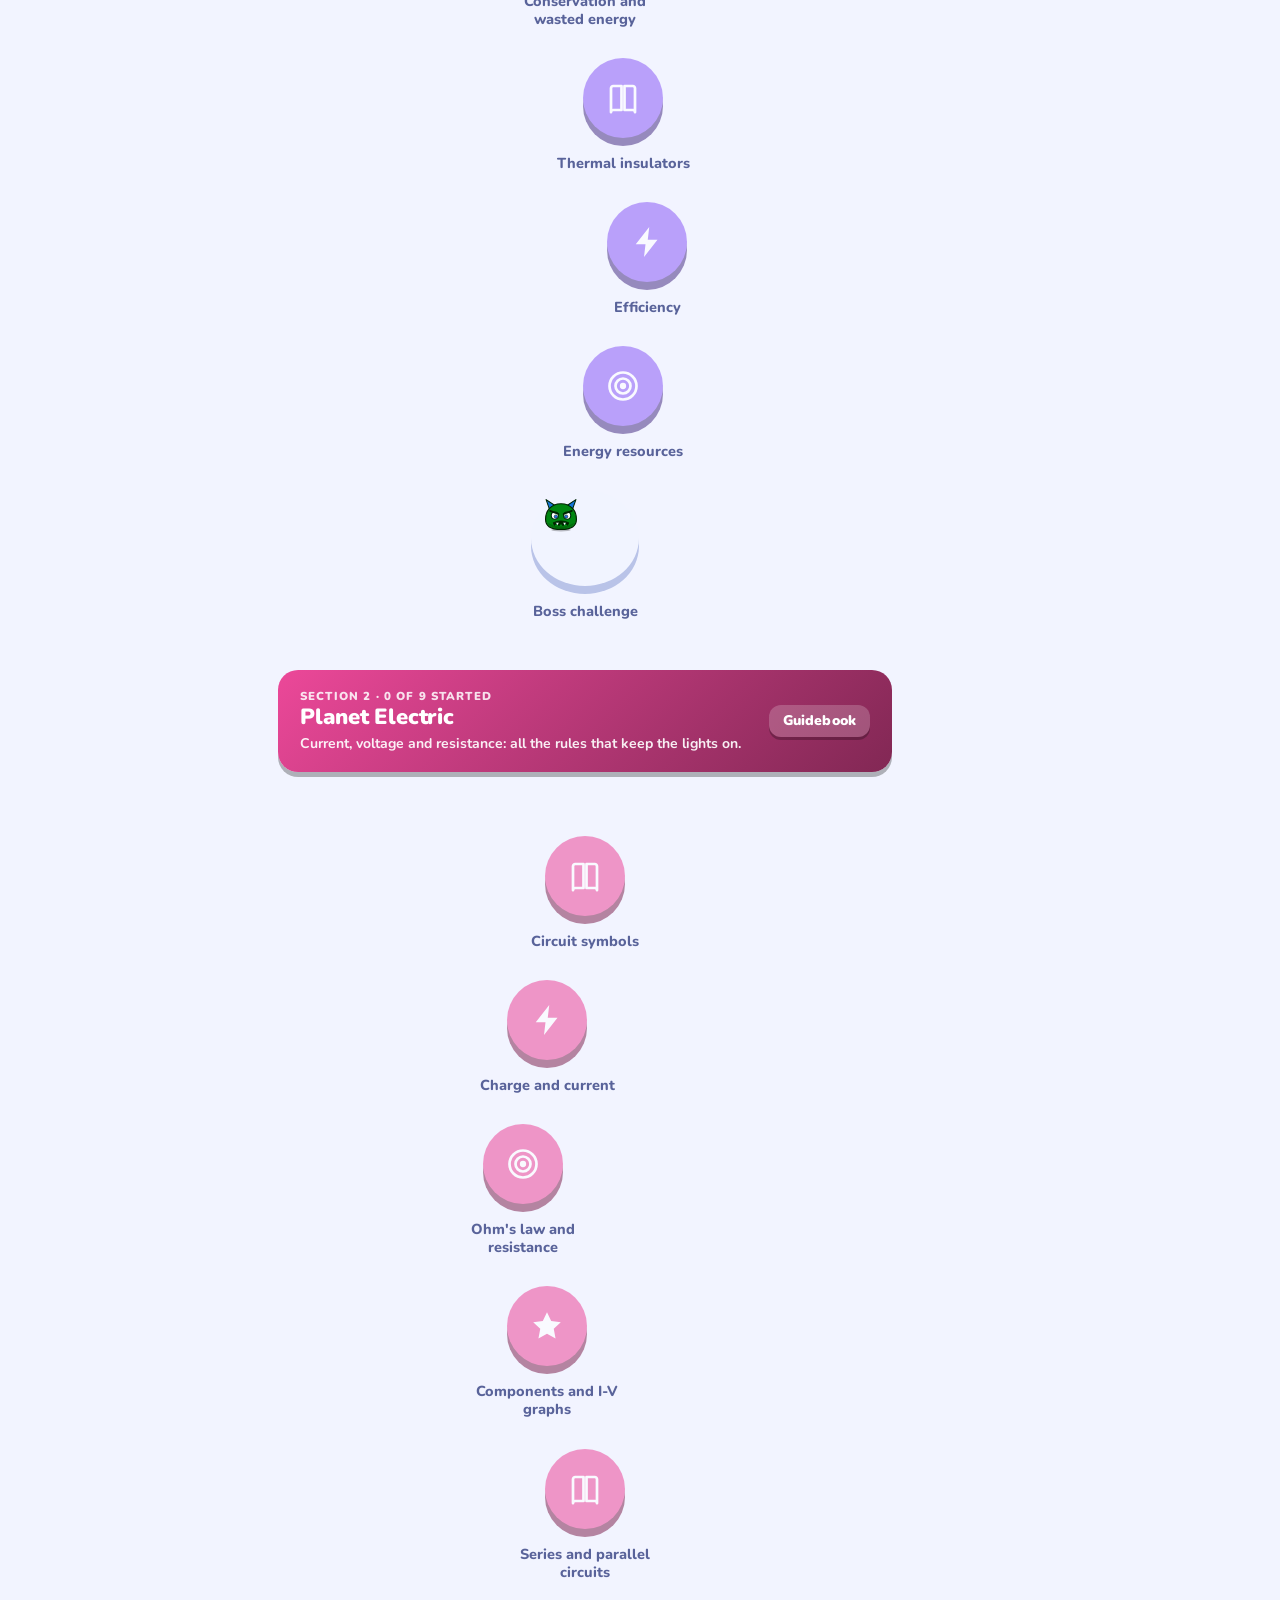
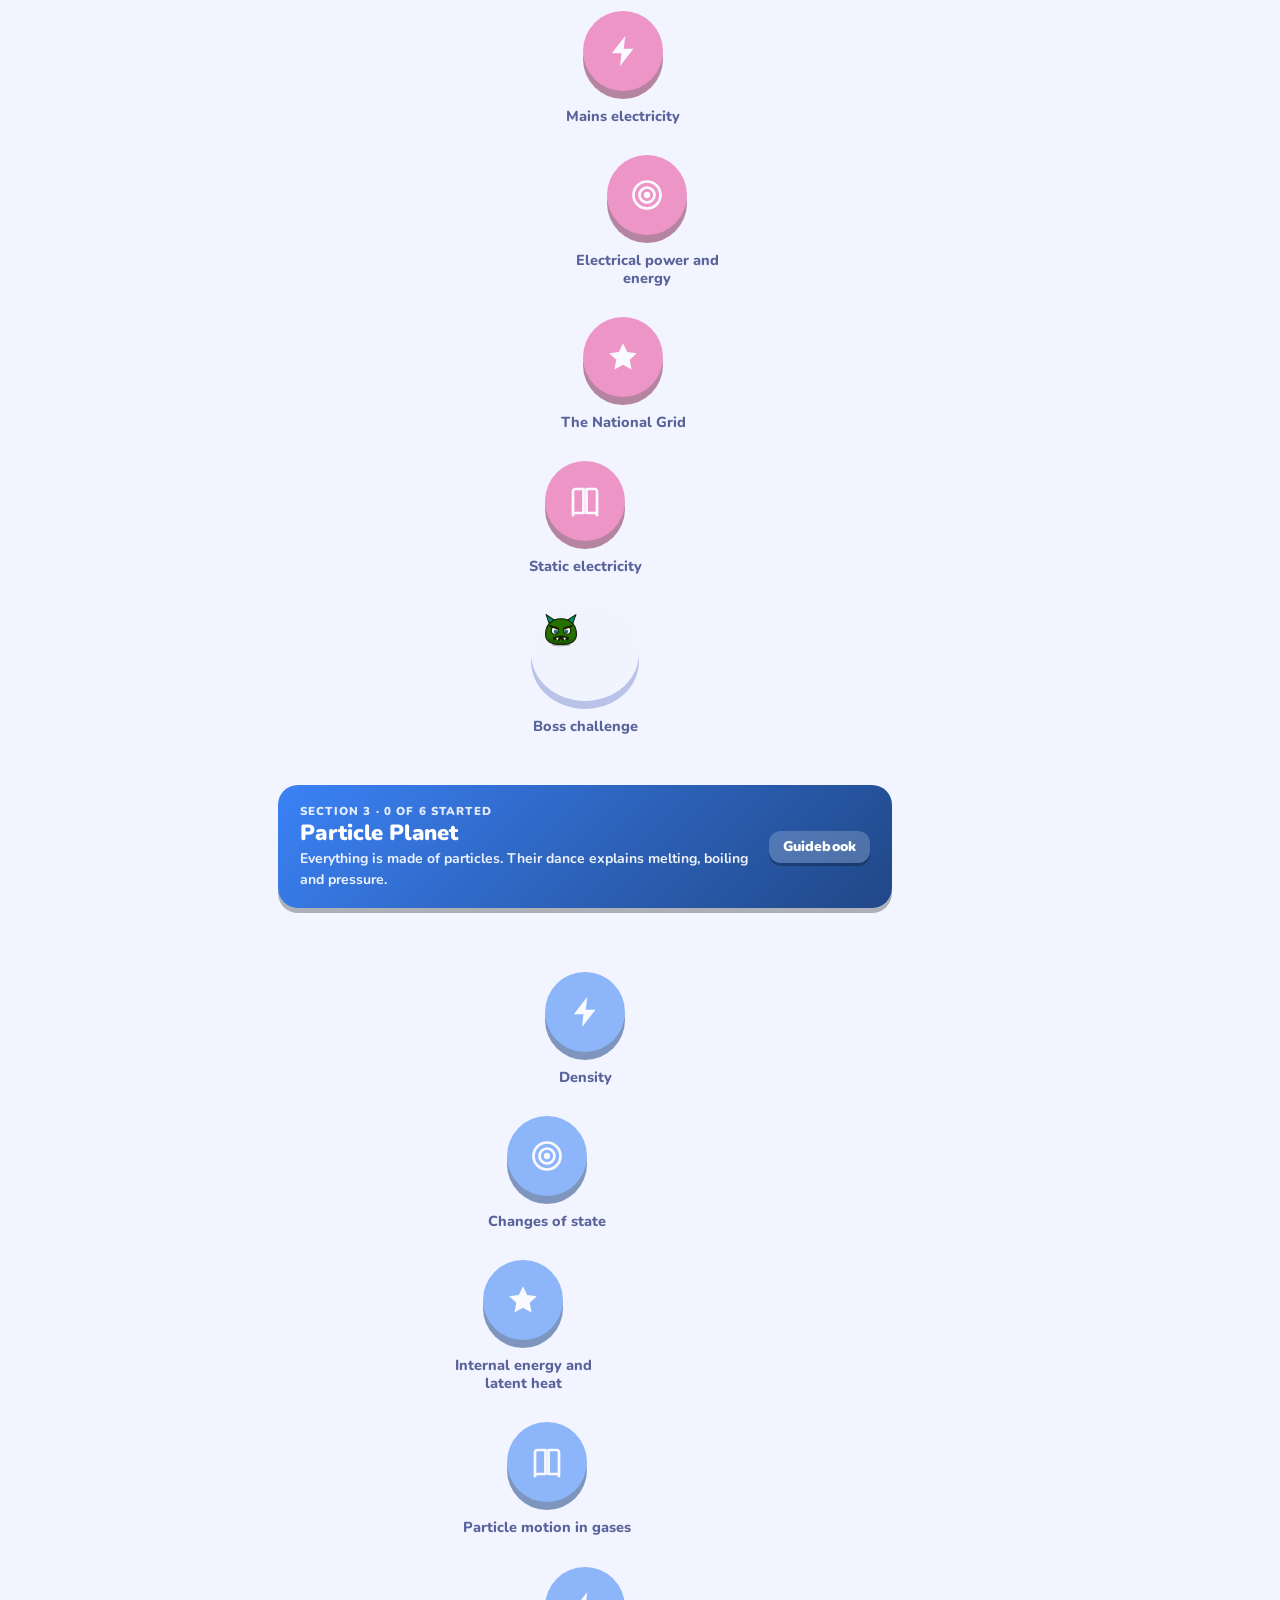
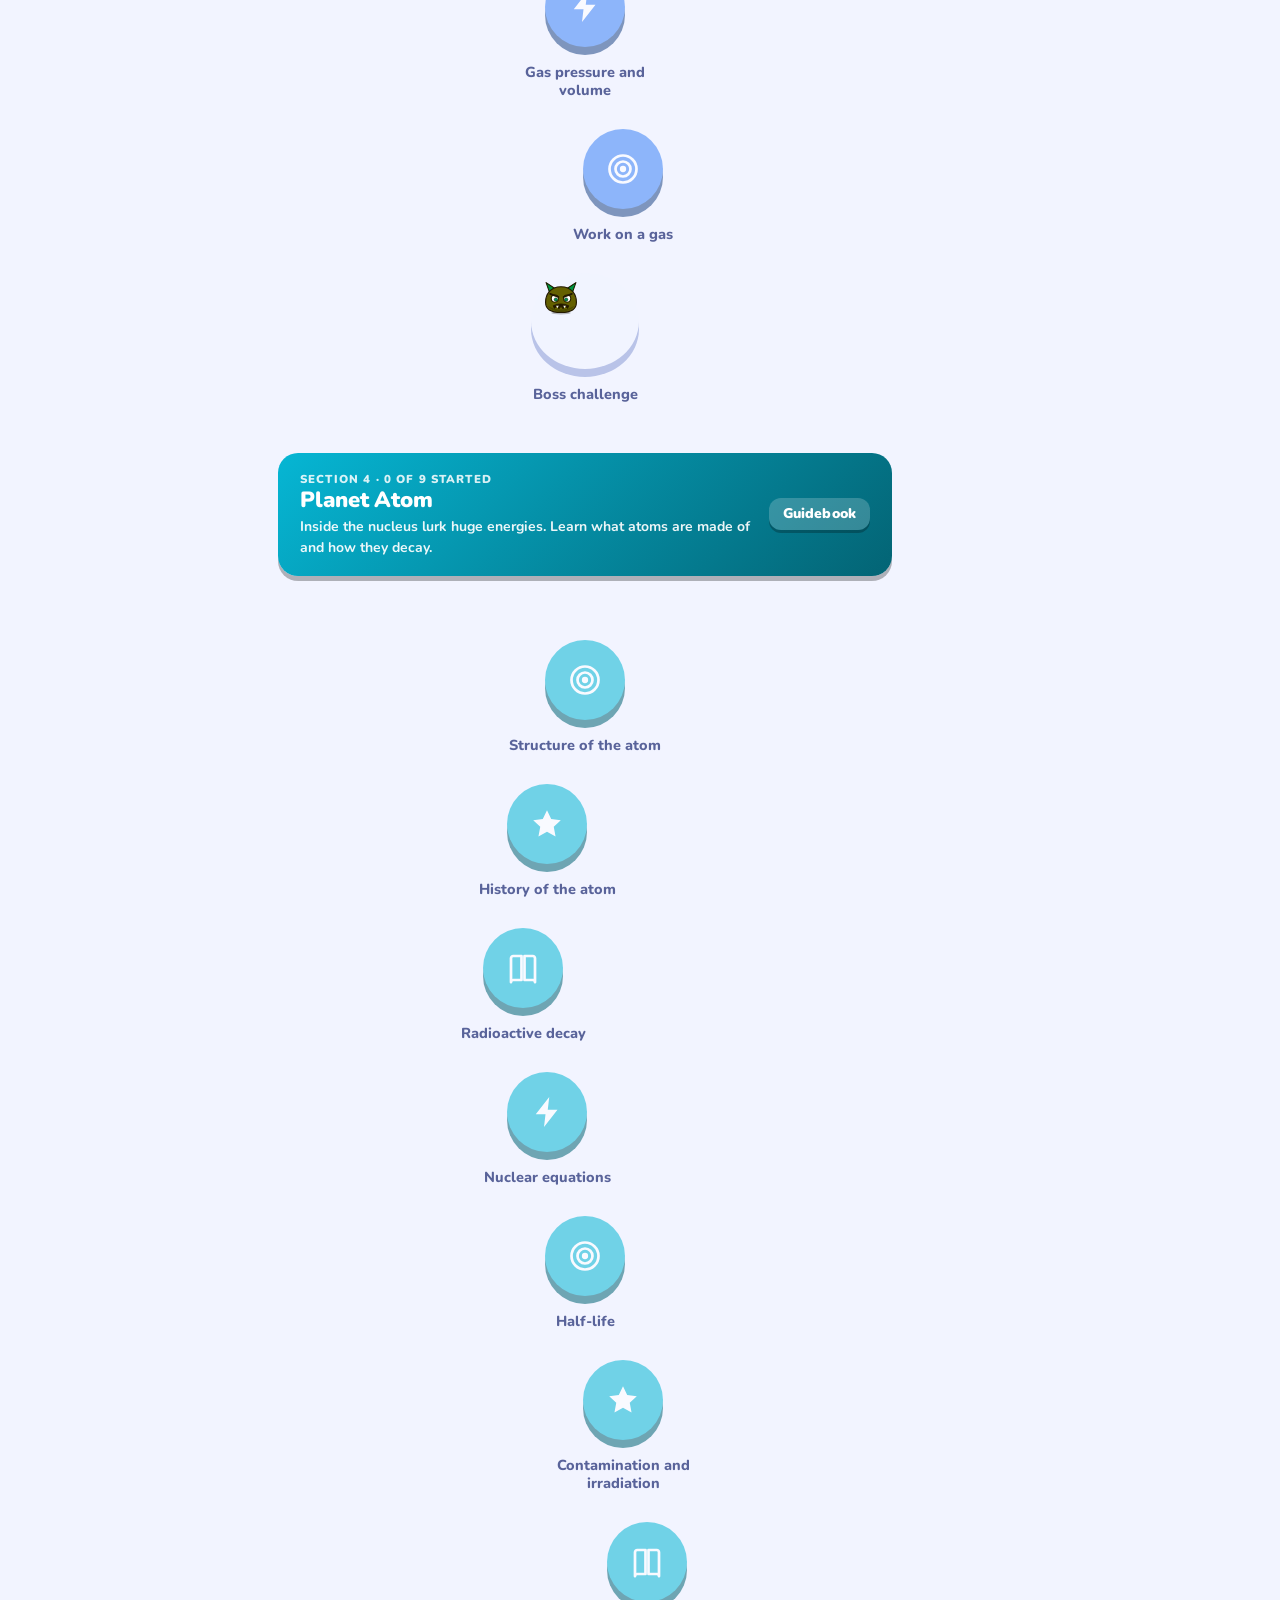
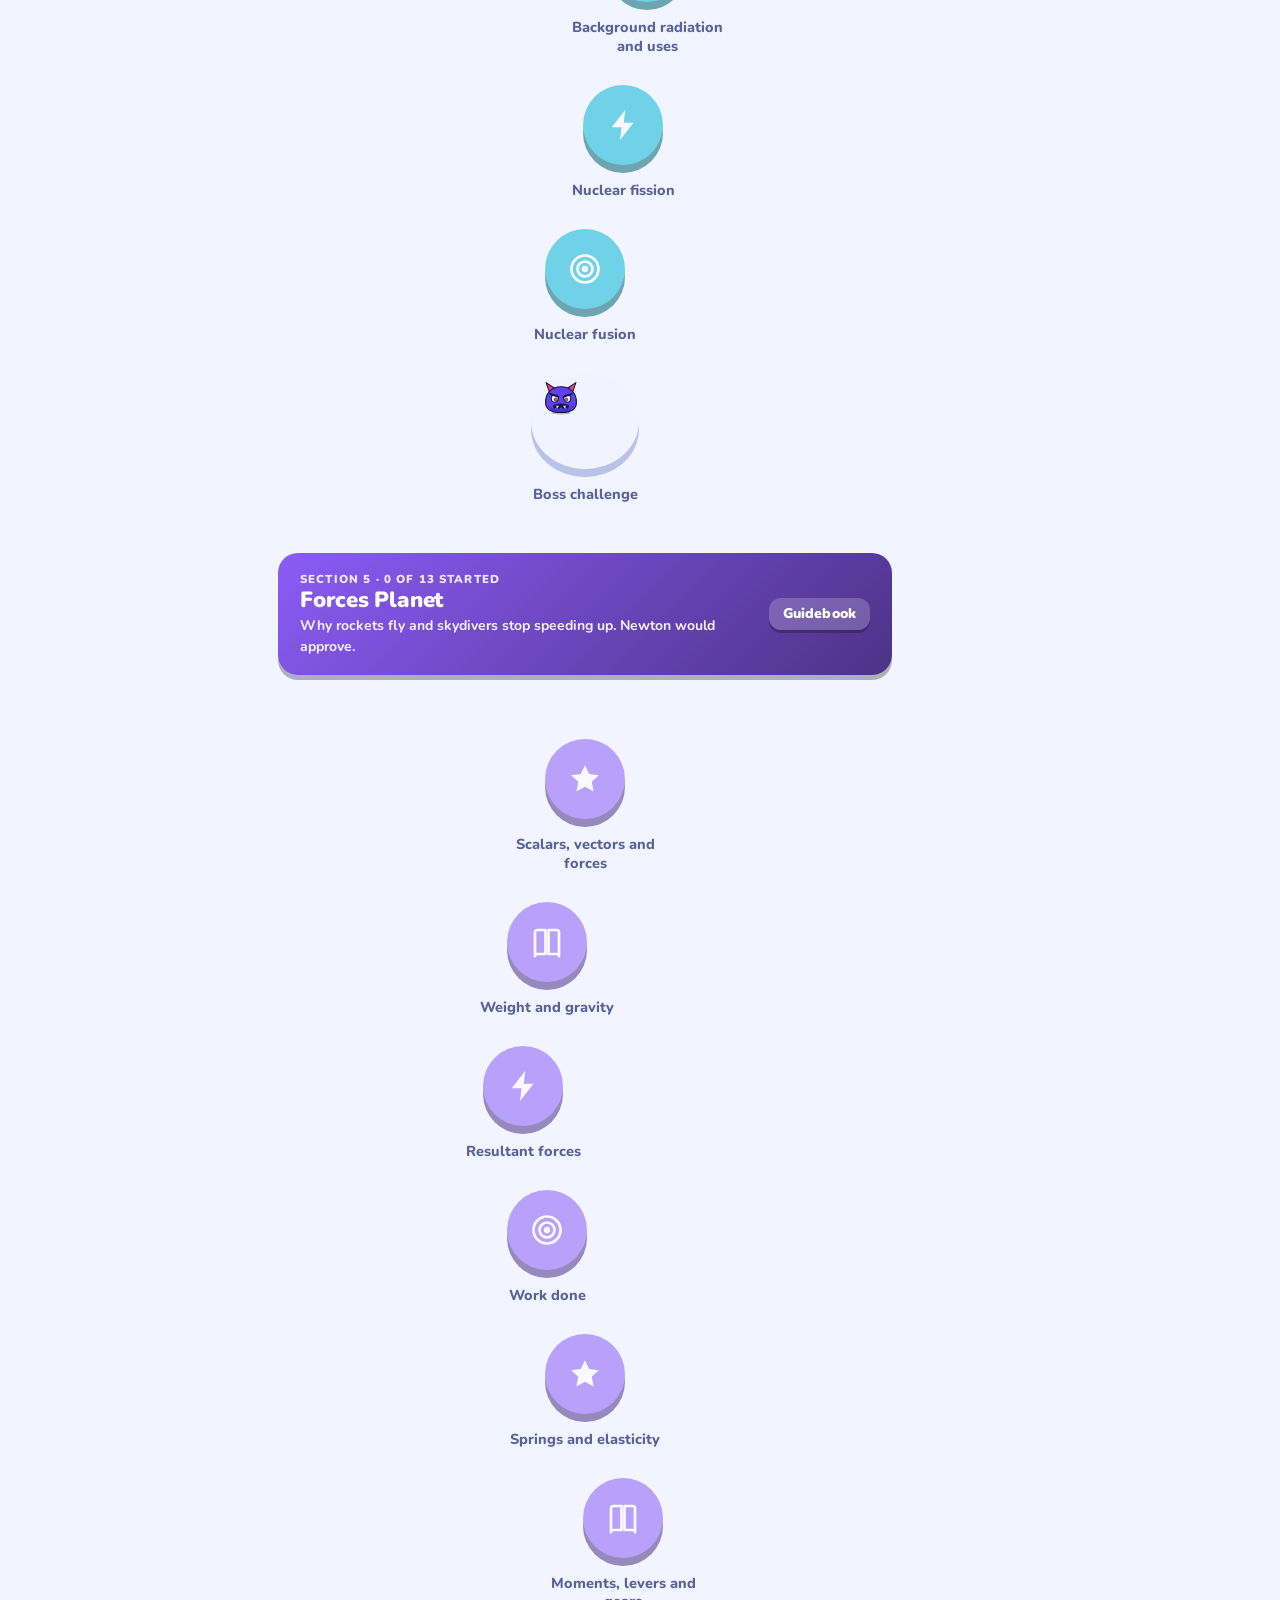
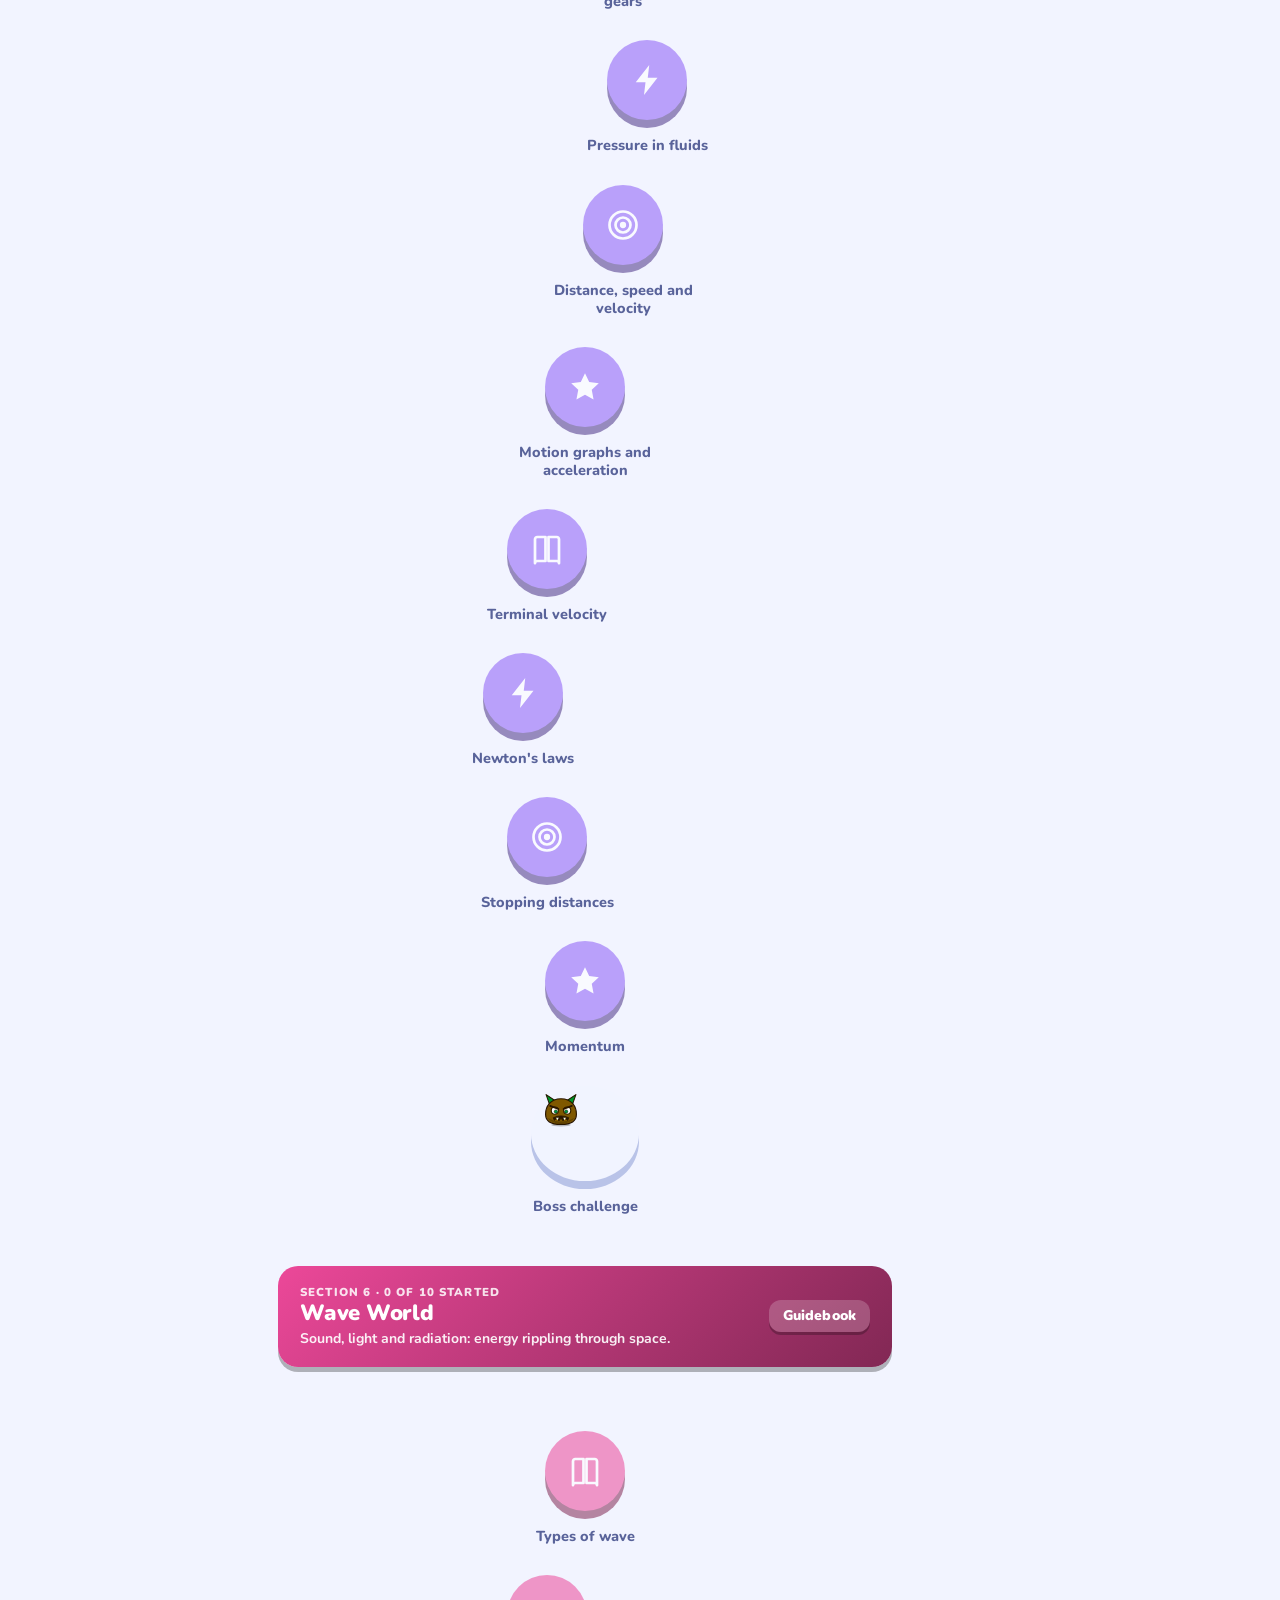
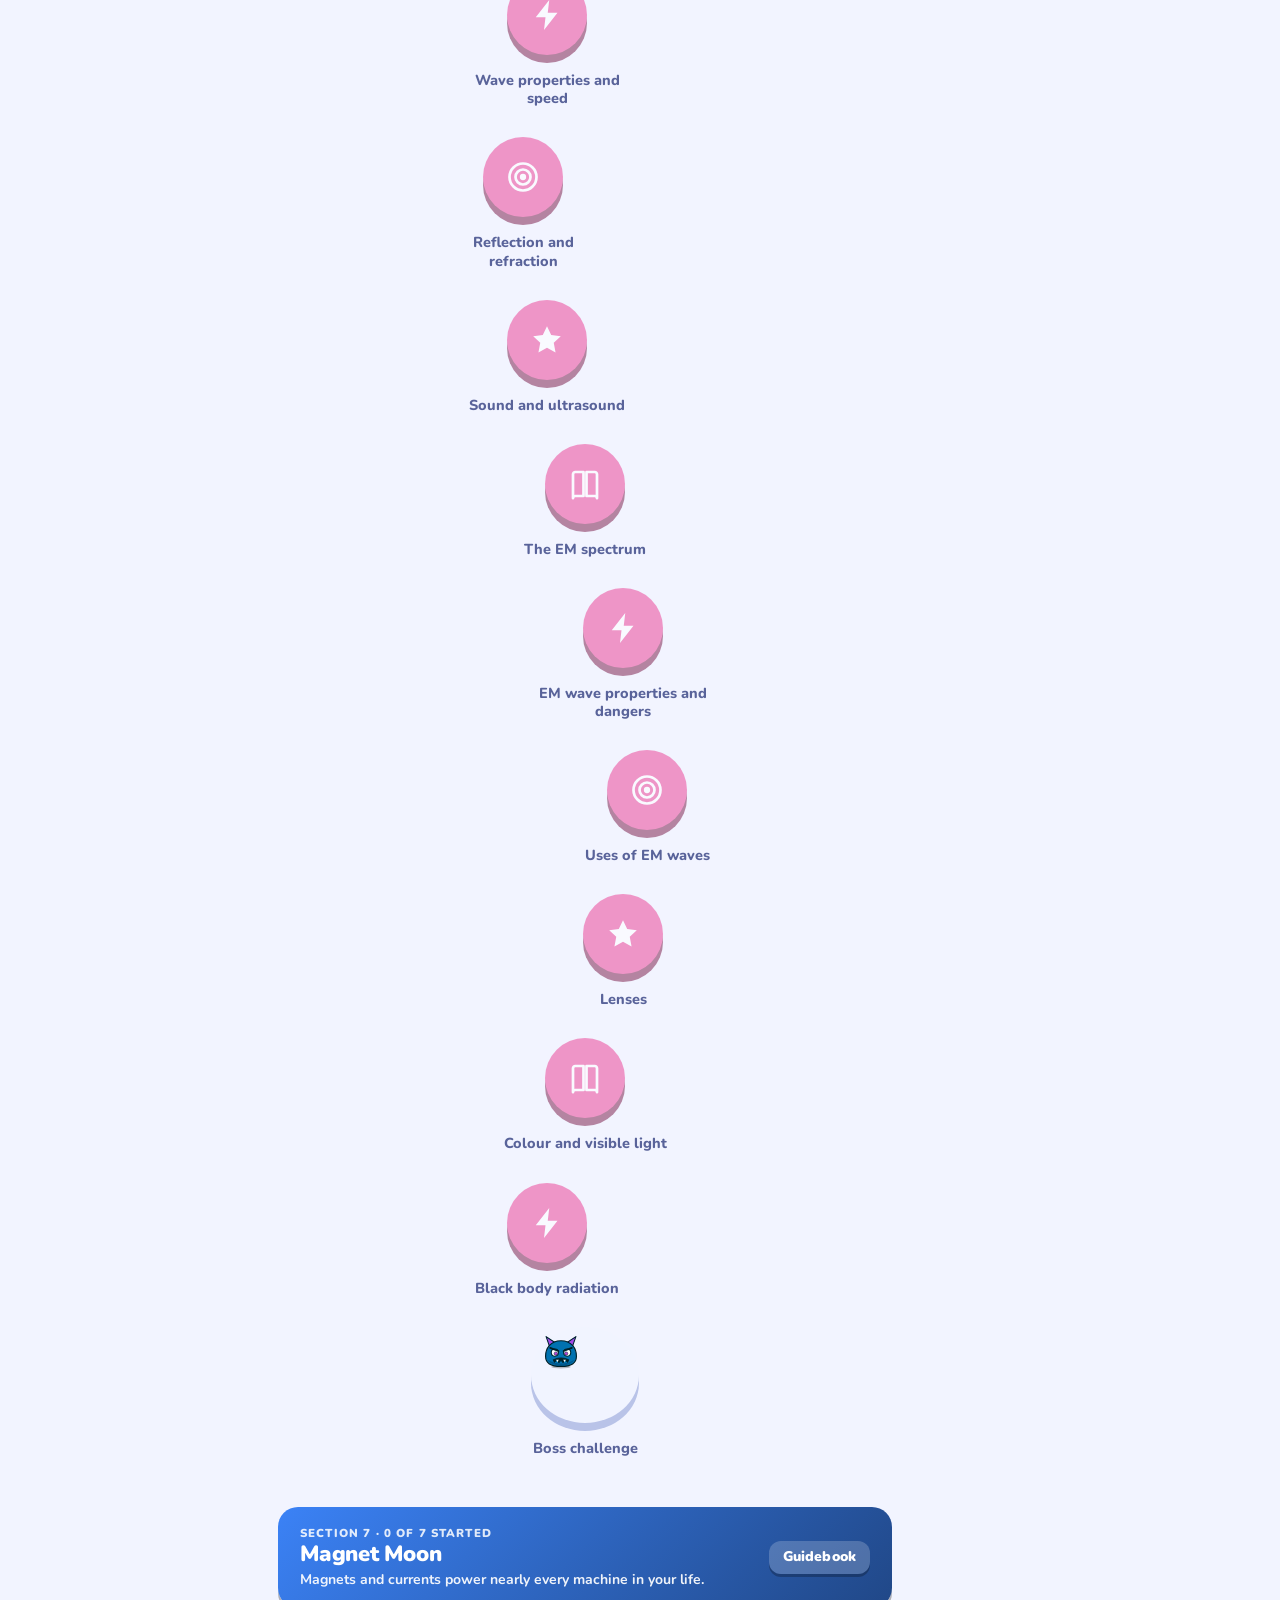
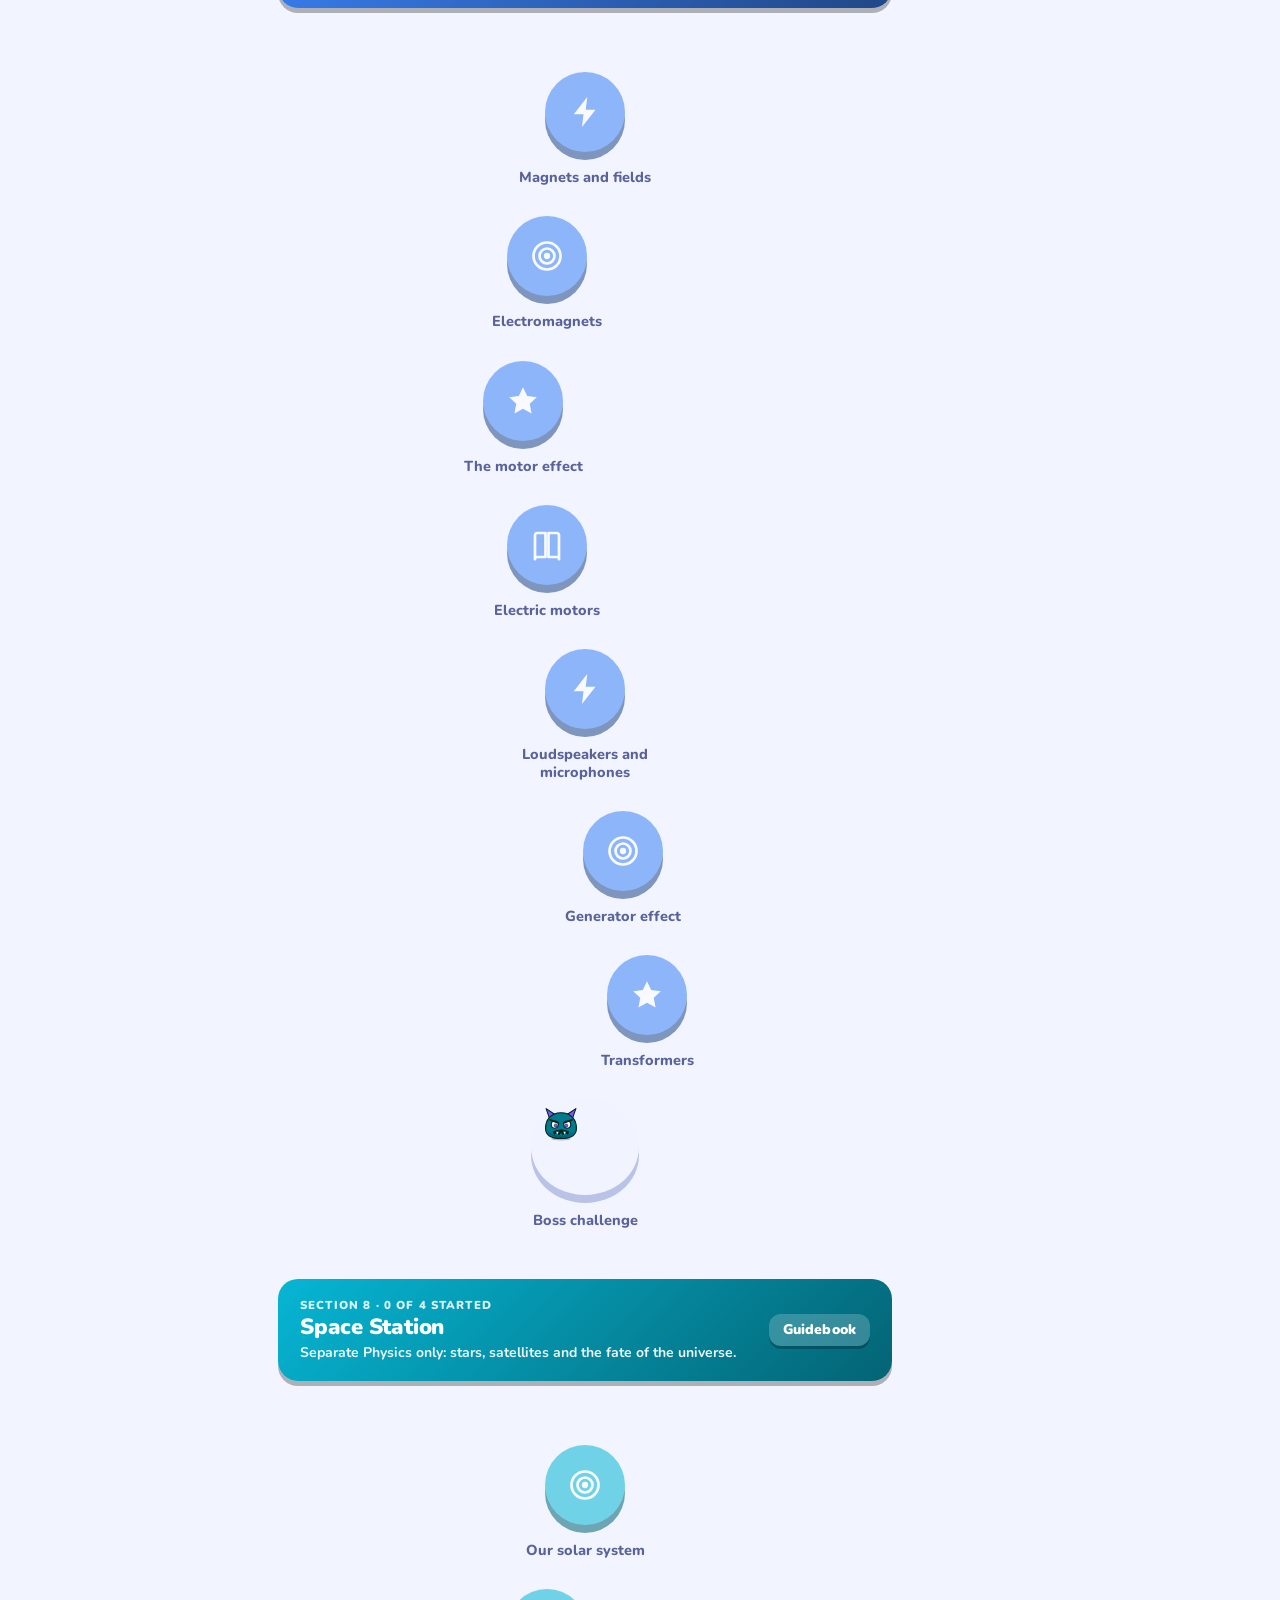
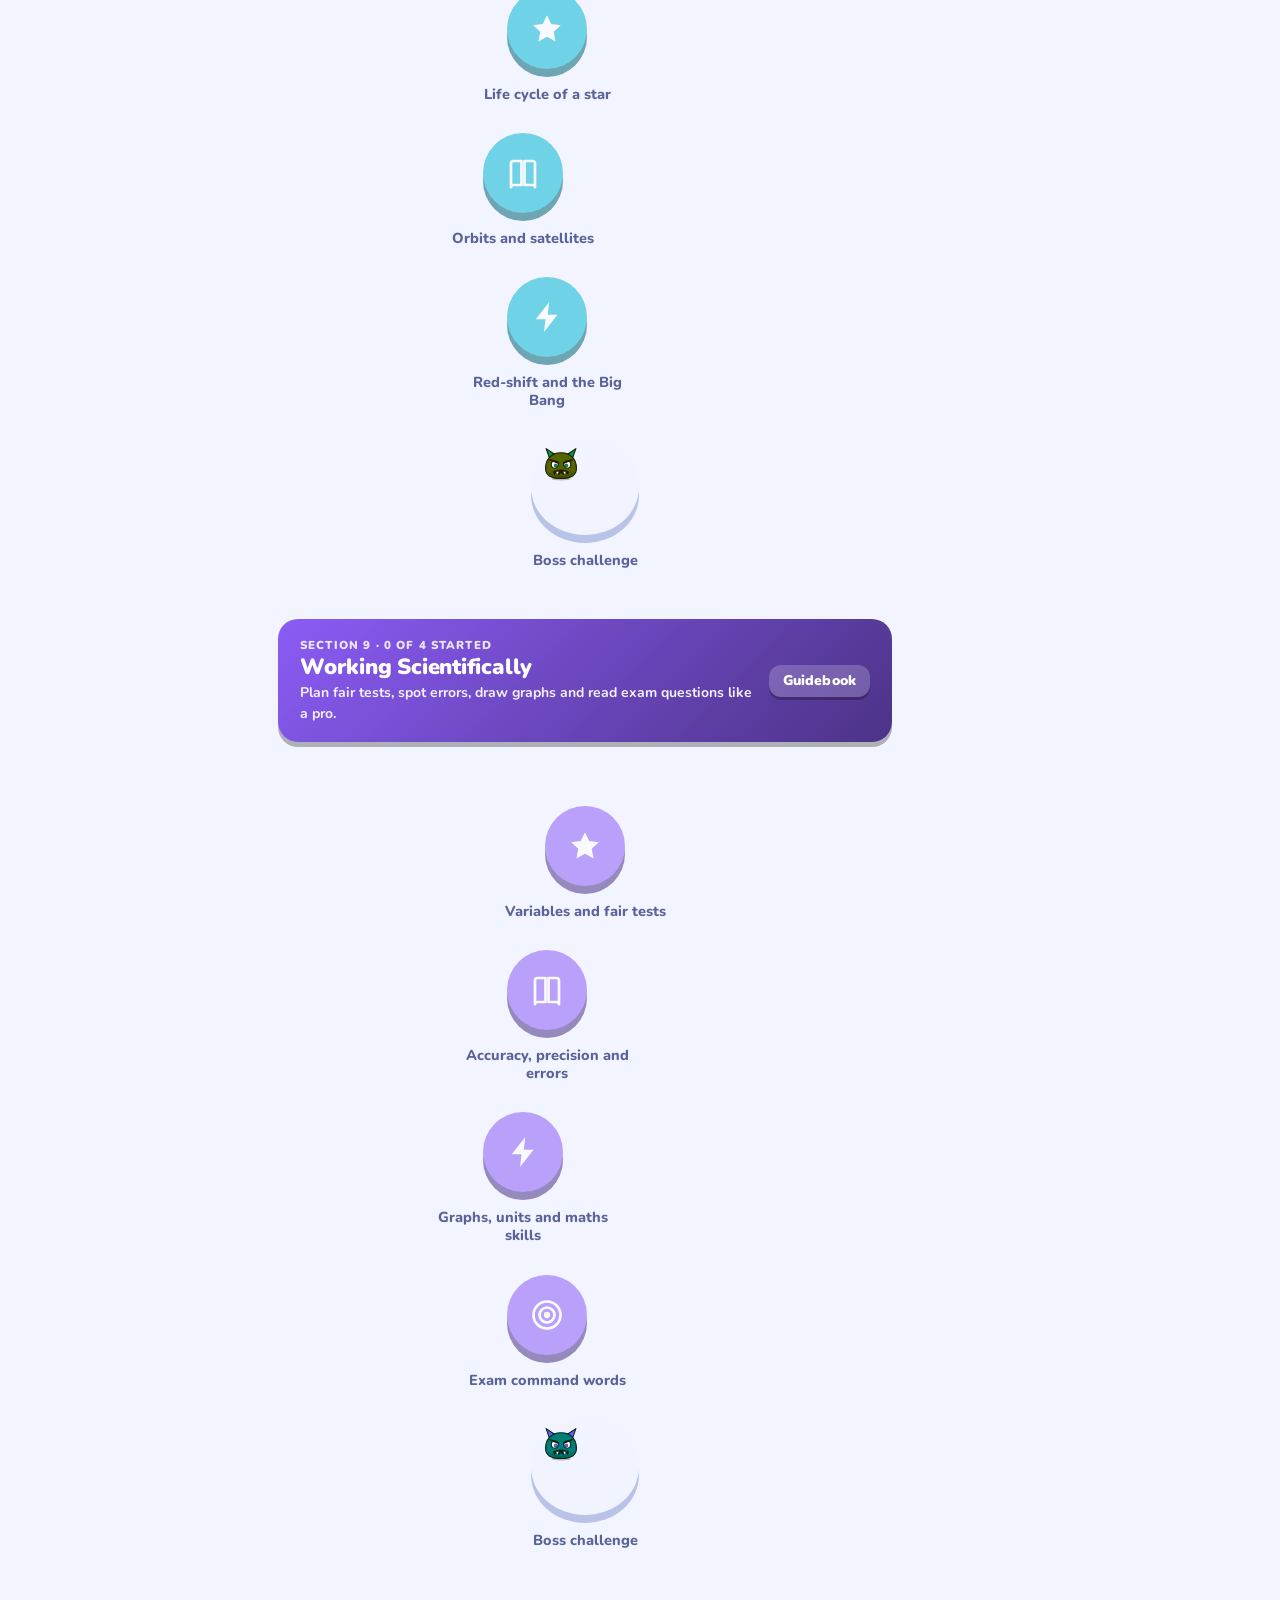
<file: physics.html>
<!doctype html>
<html lang="en-GB">
<head>
<meta charset="utf-8">
<meta name="viewport" content="width=device-width,initial-scale=1">
<meta name="color-scheme" content="dark light">
<meta name="theme-color" content="#0e1128">
<link rel="manifest" href="manifest.json">
<link rel="icon" href="assets/icon.svg" type="image/svg+xml">
<title>Physics | GCSE Quest</title>
<link rel="stylesheet" href="assets/game.css">
</head>
<body data-world="physics">
<noscript>This game needs JavaScript switched on.</noscript>
<script src="assets/icons.js"></script>
<script src="assets/mascot.js"></script>
<script src="assets/anim.js"></script>
<script src="data/anim-kit.js"></script>
<script src="assets/engine.js"></script>
<script src="assets/simlab.js"></script>
<script src="data/physics-config.js"></script>
<script src="data/physics-1.js"></script>
<script src="data/physics-2.js"></script>
<script src="data/science-ws.js"></script>
<script src="data/physics-labs.js"></script>
<script src="data/sims-physics.js"></script>
<script src="data/anim-physics.js"></script>
<script src="data/more-ws.js"></script>
<script src="data/more-physics.js"></script>
<script src="data/links.js"></script>
<script src="data/written-physics.js"></script>
<script src="data/real-physics.js"></script>
<script src="data/cases-physics.js"></script>
<script>GAME.start();</script>
</body>
</html>
</file>
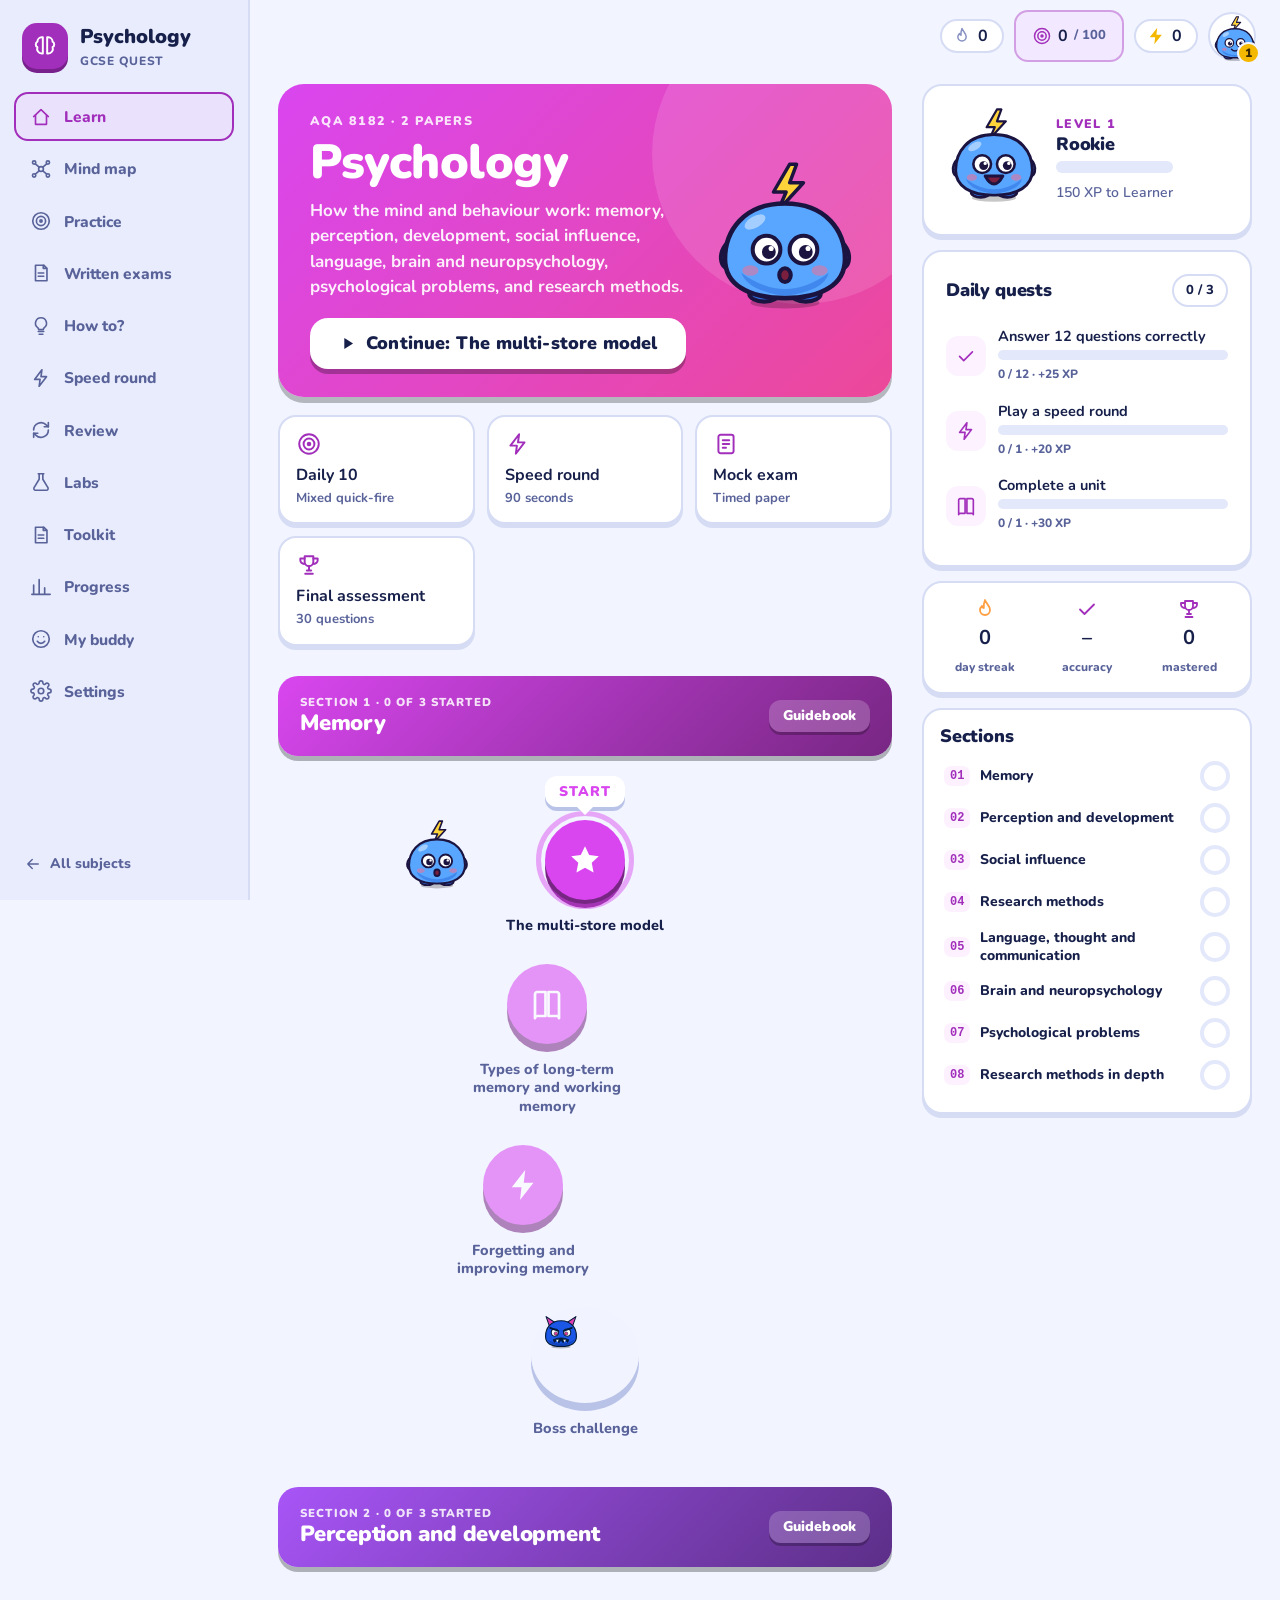
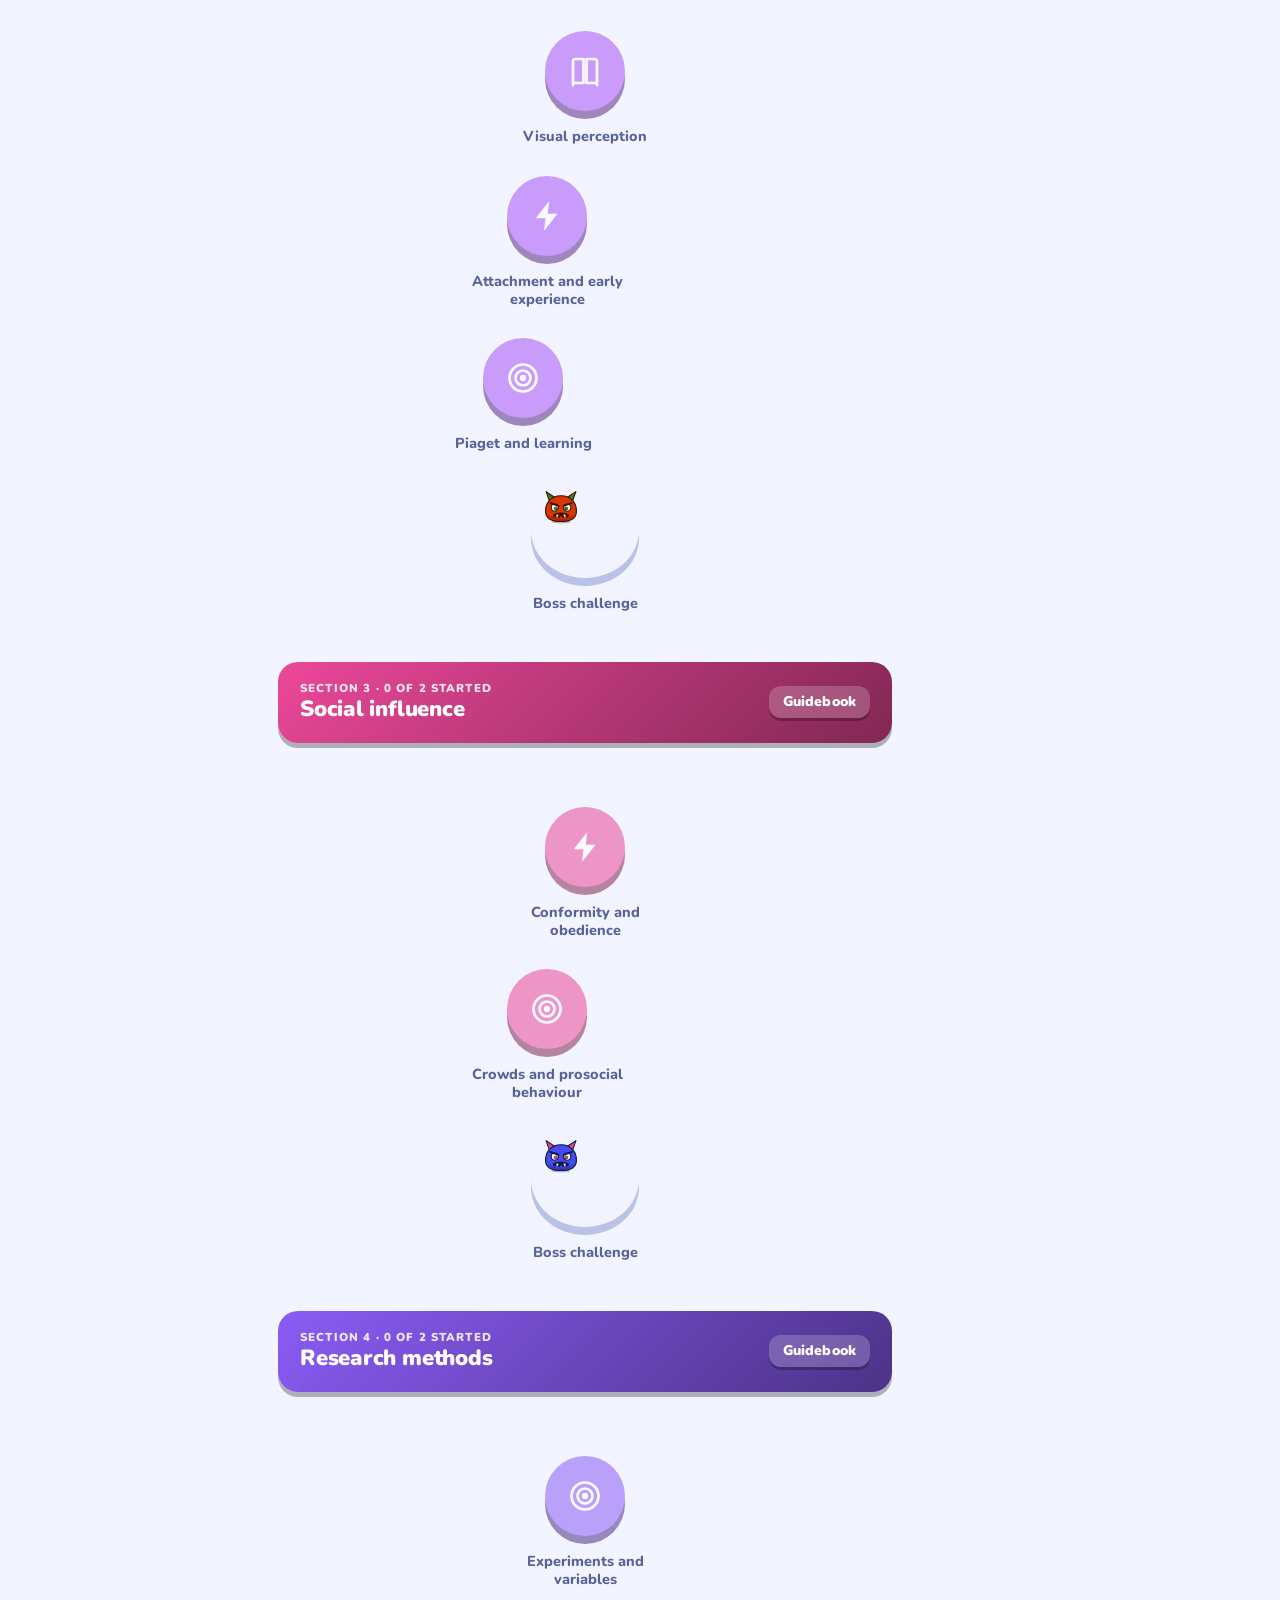
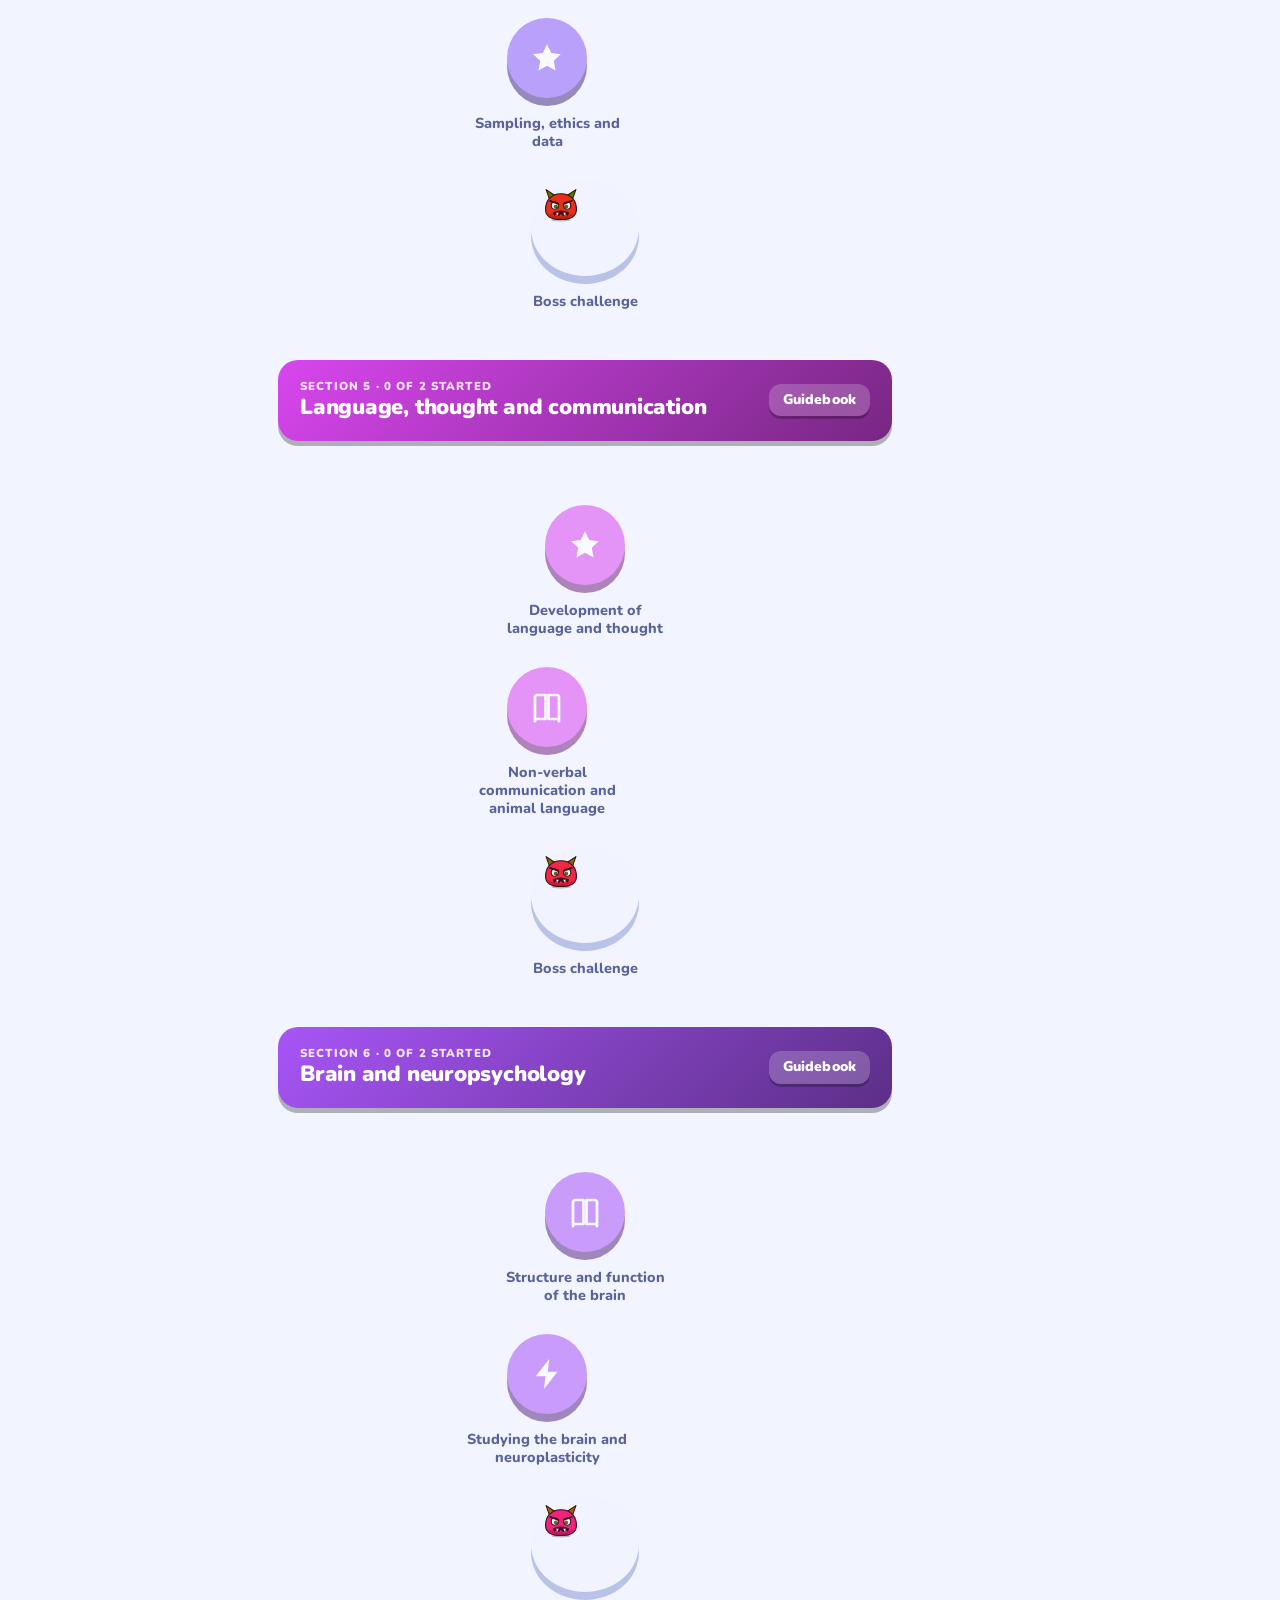
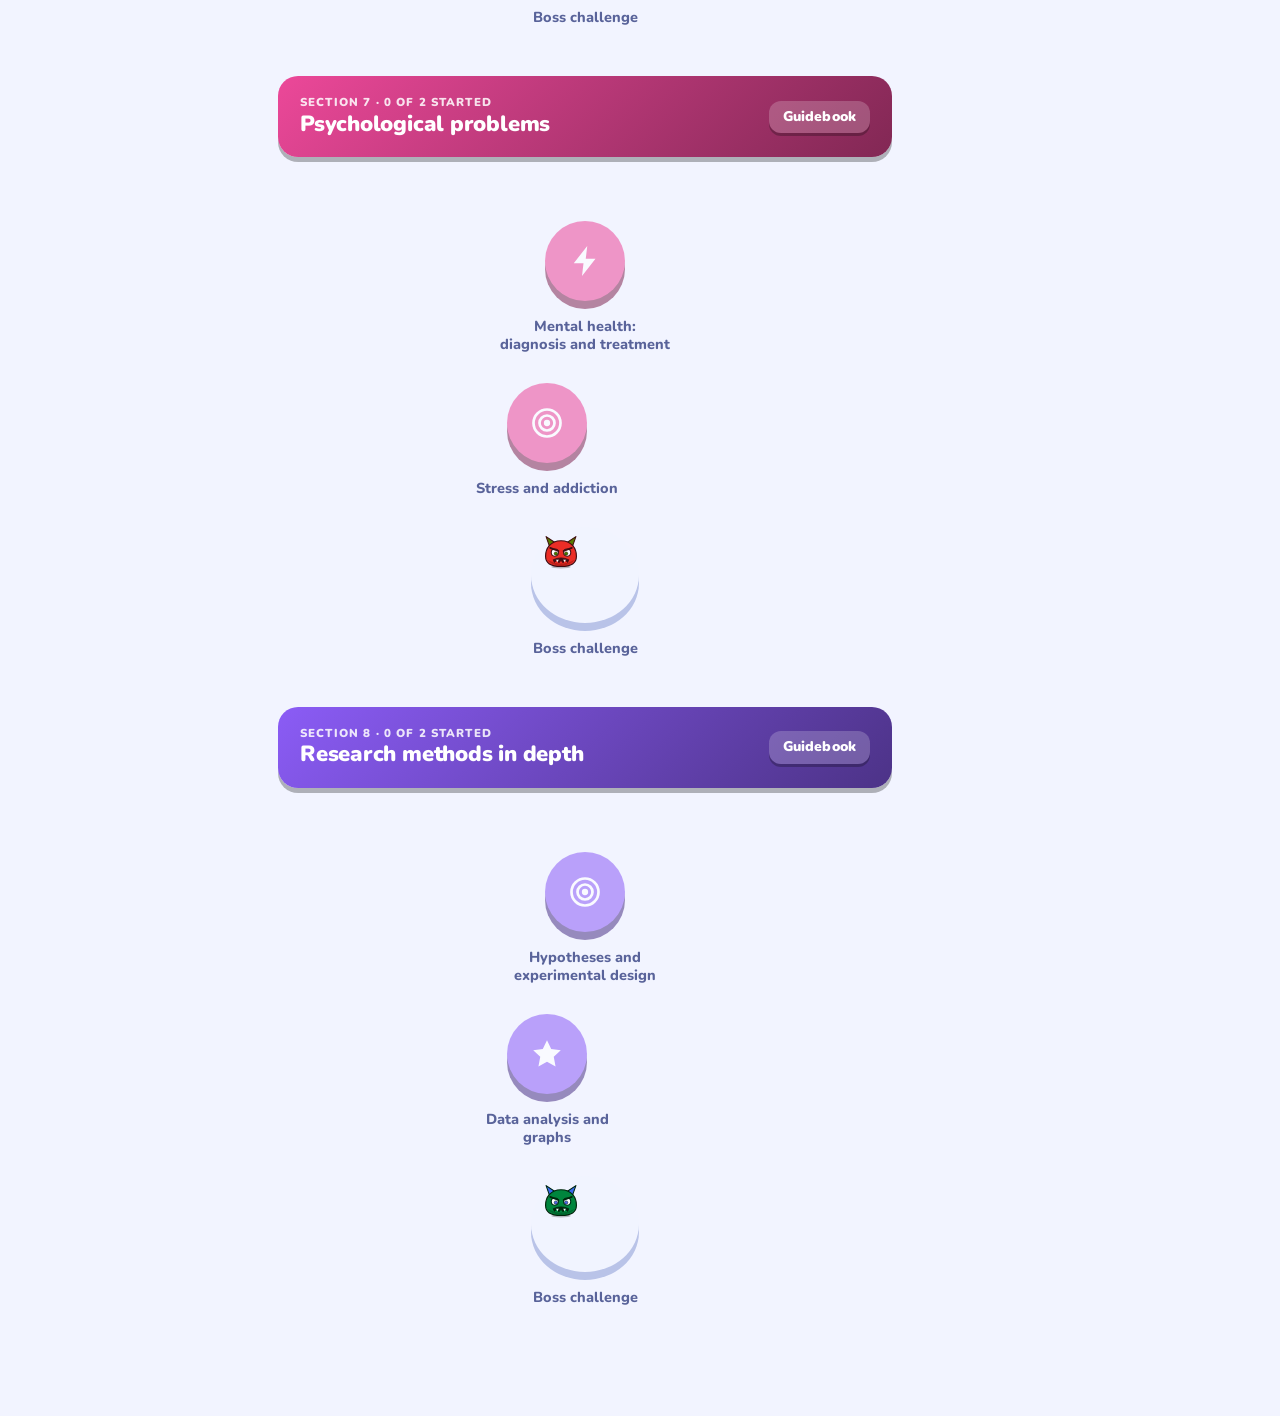
<file: psychology.html>
<!doctype html>
<html lang="en-GB">
<head>
<meta charset="utf-8">
<meta name="viewport" content="width=device-width,initial-scale=1">
<meta name="color-scheme" content="dark light">
<meta name="theme-color" content="#0e1128">
<link rel="manifest" href="manifest.json">
<link rel="icon" href="assets/icon.svg" type="image/svg+xml">
<title>Psychology | GCSE Quest</title>
<link rel="stylesheet" href="assets/game.css">
</head>
<body data-world="psychology">
<noscript>This game needs JavaScript switched on.</noscript>
<script src="assets/icons.js"></script>
<script src="assets/mascot.js"></script>
<script src="assets/anim.js"></script>
<script src="data/anim-kit.js"></script>
<script src="assets/engine.js"></script>
<script src="assets/simlab.js"></script>
<script src="data/psychology.js"></script>
<script src="data/psychology-2.js"></script>
<script src="data/anim-psychology.js"></script>
<script src="data/anim2-psychology.js"></script>
<script src="data/more-psychology.js"></script>
<script src="data/links.js"></script>
<script src="data/written-psychology.js"></script>
<script src="data/sims-psychology.js"></script>
<script src="data/real-psychology.js"></script>
<script src="data/cases-psychology.js"></script>
<script>GAME.start();</script>
</body>
</html>
</file>
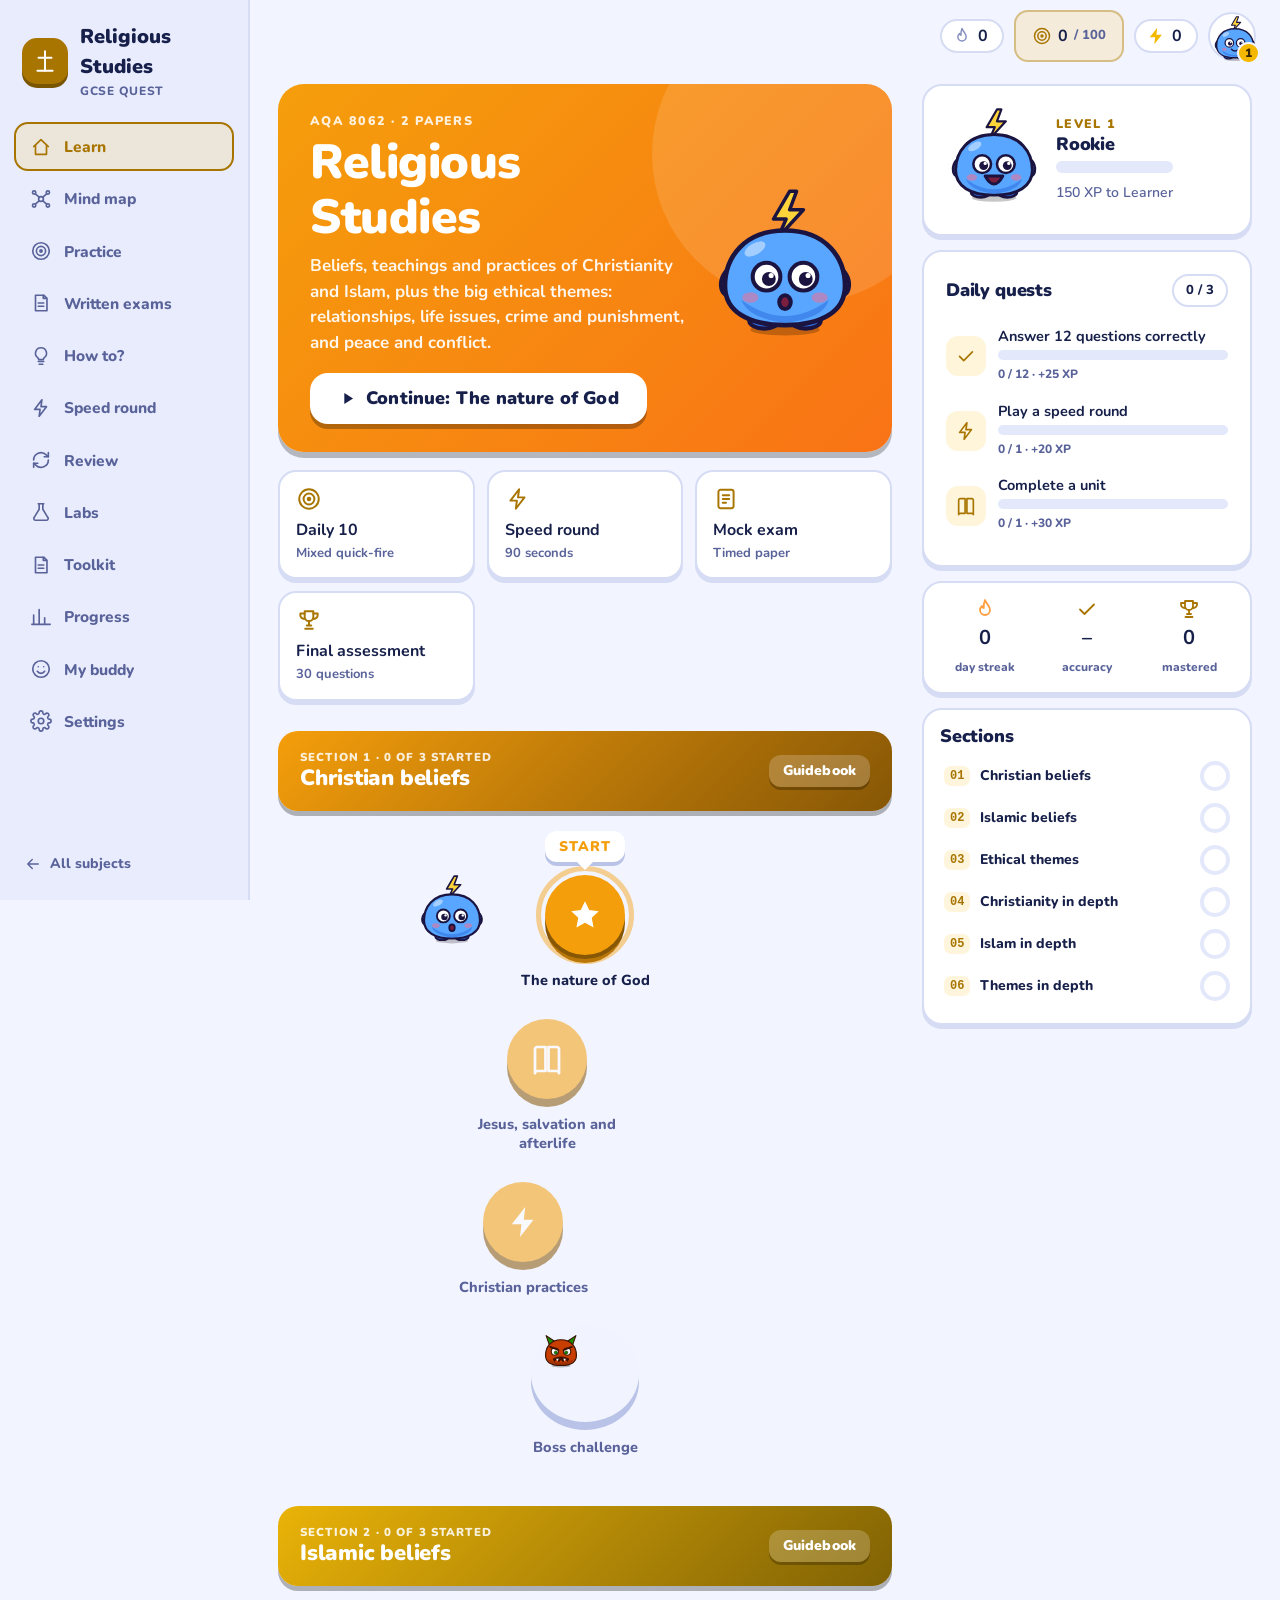
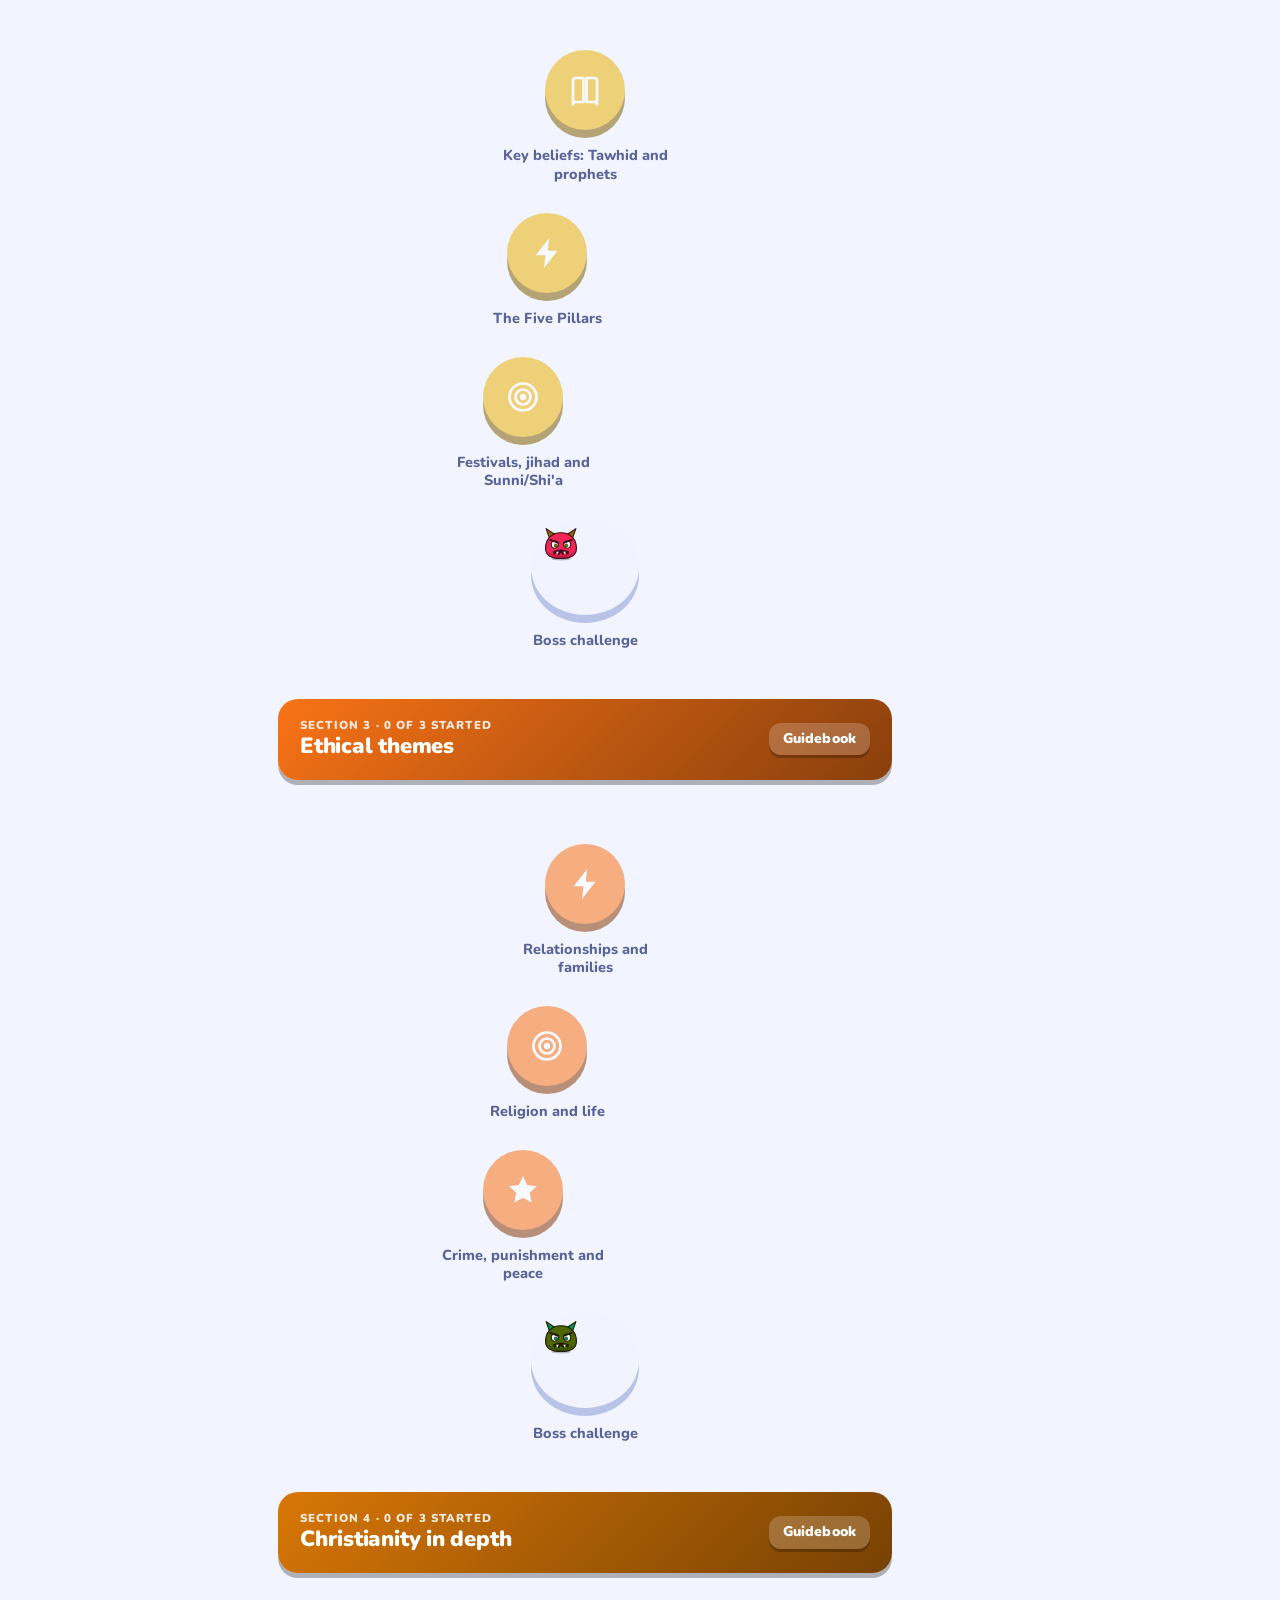
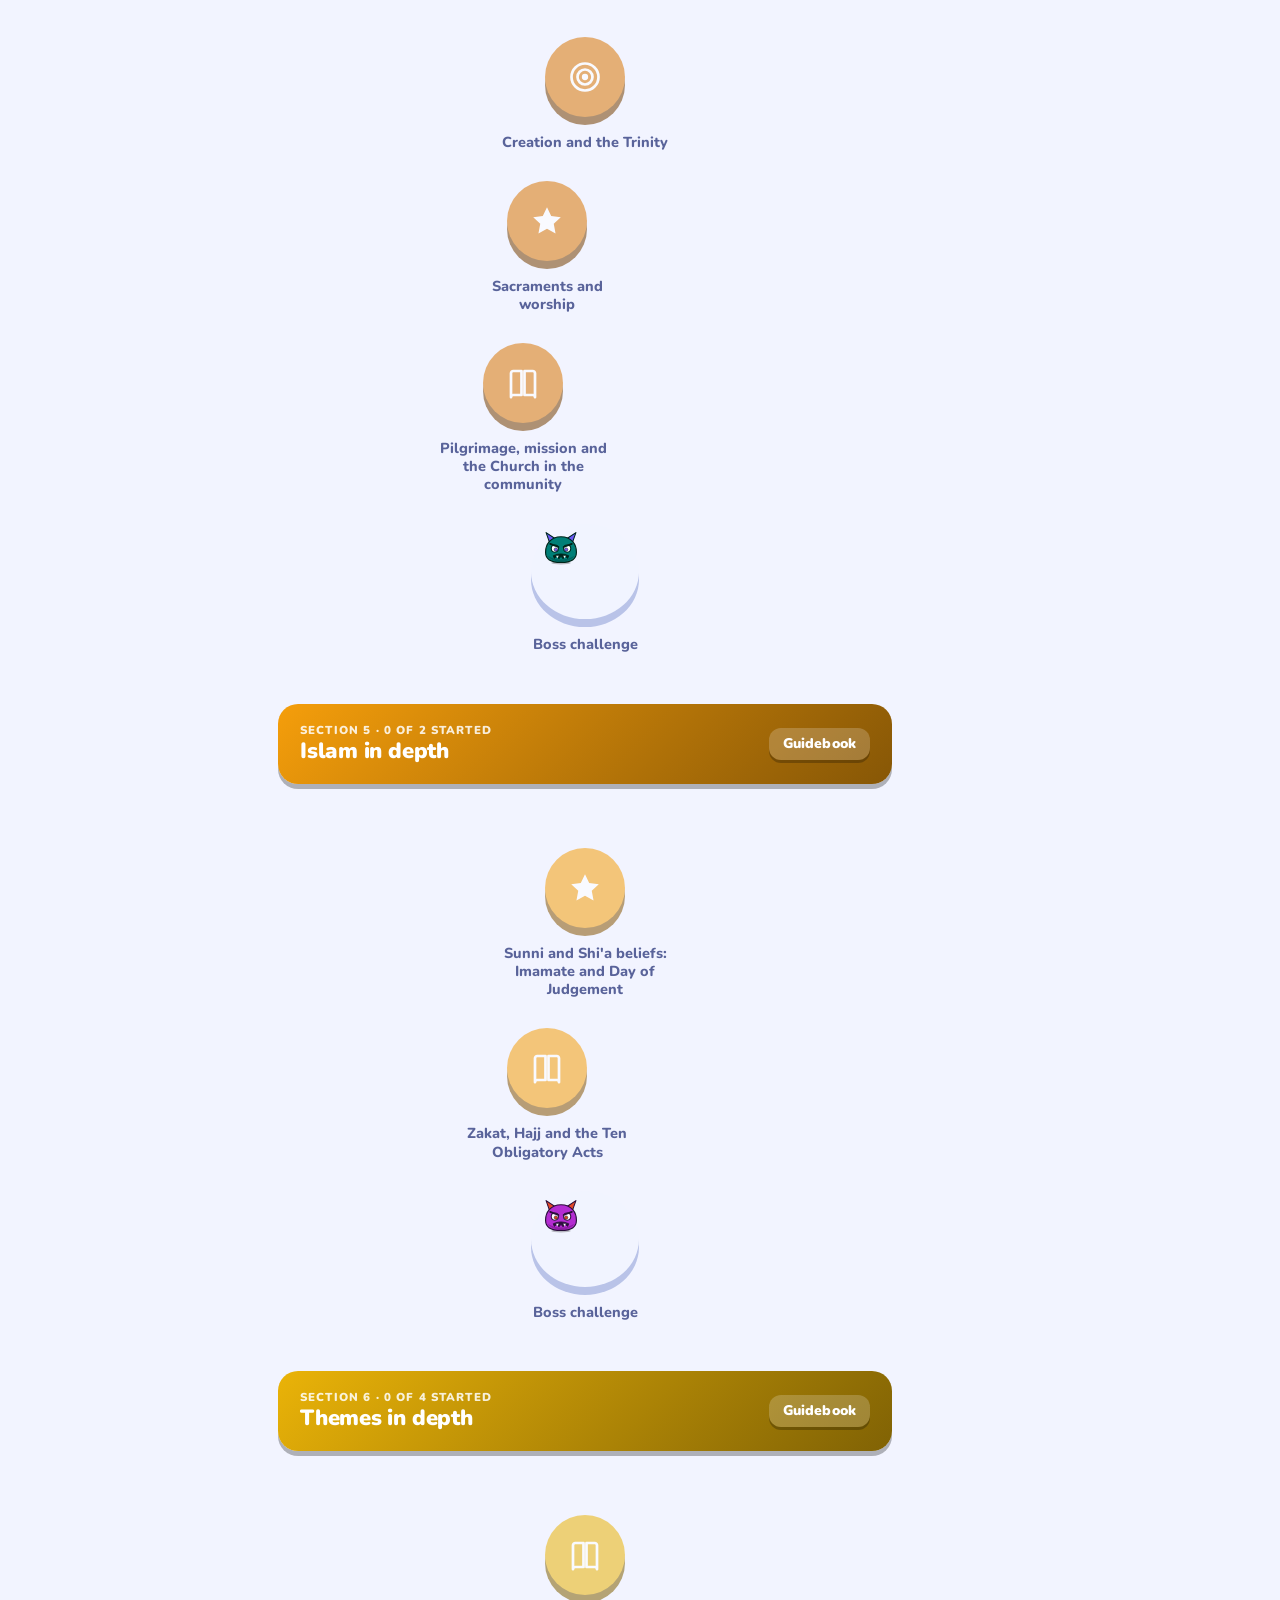
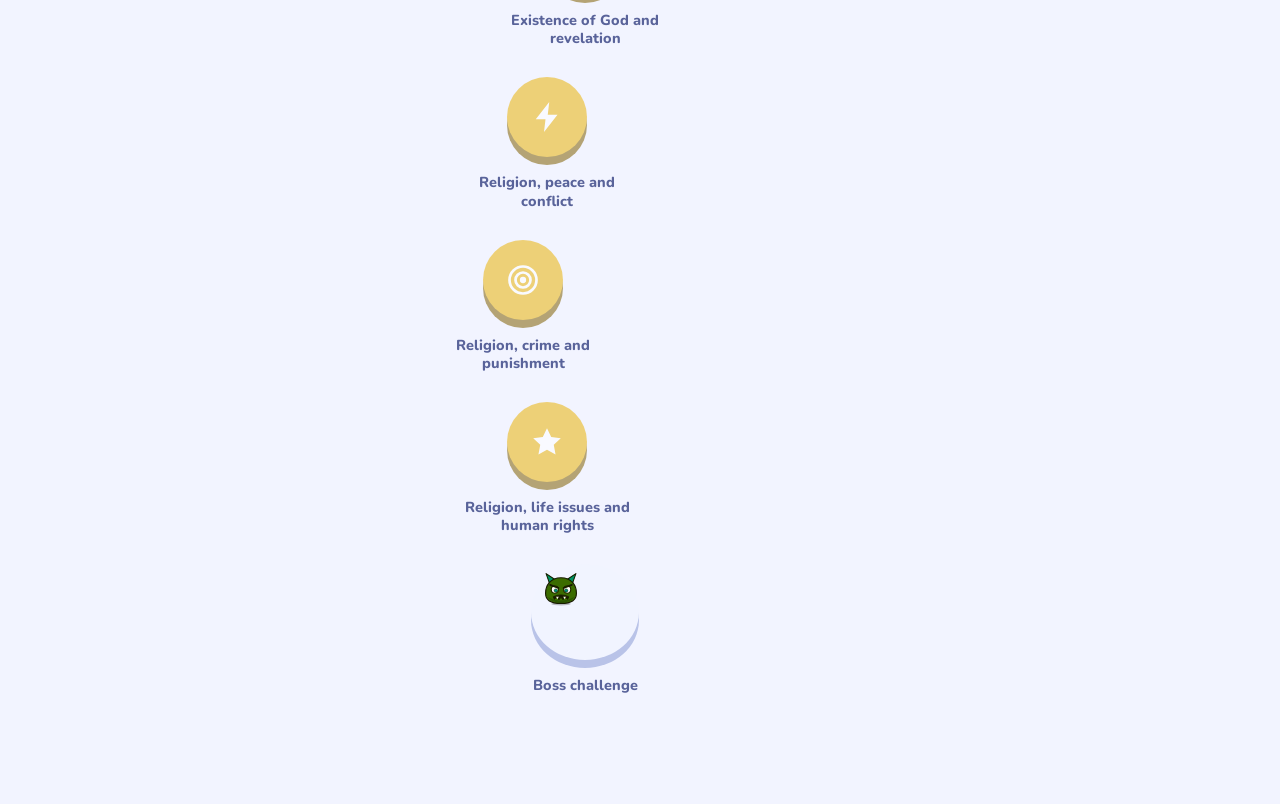
<file: re.html>
<!doctype html>
<html lang="en-GB">
<head>
<meta charset="utf-8">
<meta name="viewport" content="width=device-width,initial-scale=1">
<meta name="color-scheme" content="dark light">
<meta name="theme-color" content="#0e1128">
<link rel="manifest" href="manifest.json">
<link rel="icon" href="assets/icon.svg" type="image/svg+xml">
<title>Religious Studies | GCSE Quest</title>
<link rel="stylesheet" href="assets/game.css">
</head>
<body data-world="re">
<noscript>This game needs JavaScript switched on.</noscript>
<script src="assets/icons.js"></script>
<script src="assets/mascot.js"></script>
<script src="assets/anim.js"></script>
<script src="data/anim-kit.js"></script>
<script src="assets/engine.js"></script>
<script src="assets/simlab.js"></script>
<script src="data/re.js"></script>
<script src="data/re-2.js"></script>
<script src="data/anim-re.js"></script>
<script src="data/anim2-re.js"></script>
<script src="data/more-re.js"></script>
<script src="data/links.js"></script>
<script src="data/written-re.js"></script>
<script src="data/sims-re.js"></script>
<script src="data/real-re.js"></script>
<script src="data/cases-re.js"></script>
<script>GAME.start();</script>
</body>
</html>
</file>
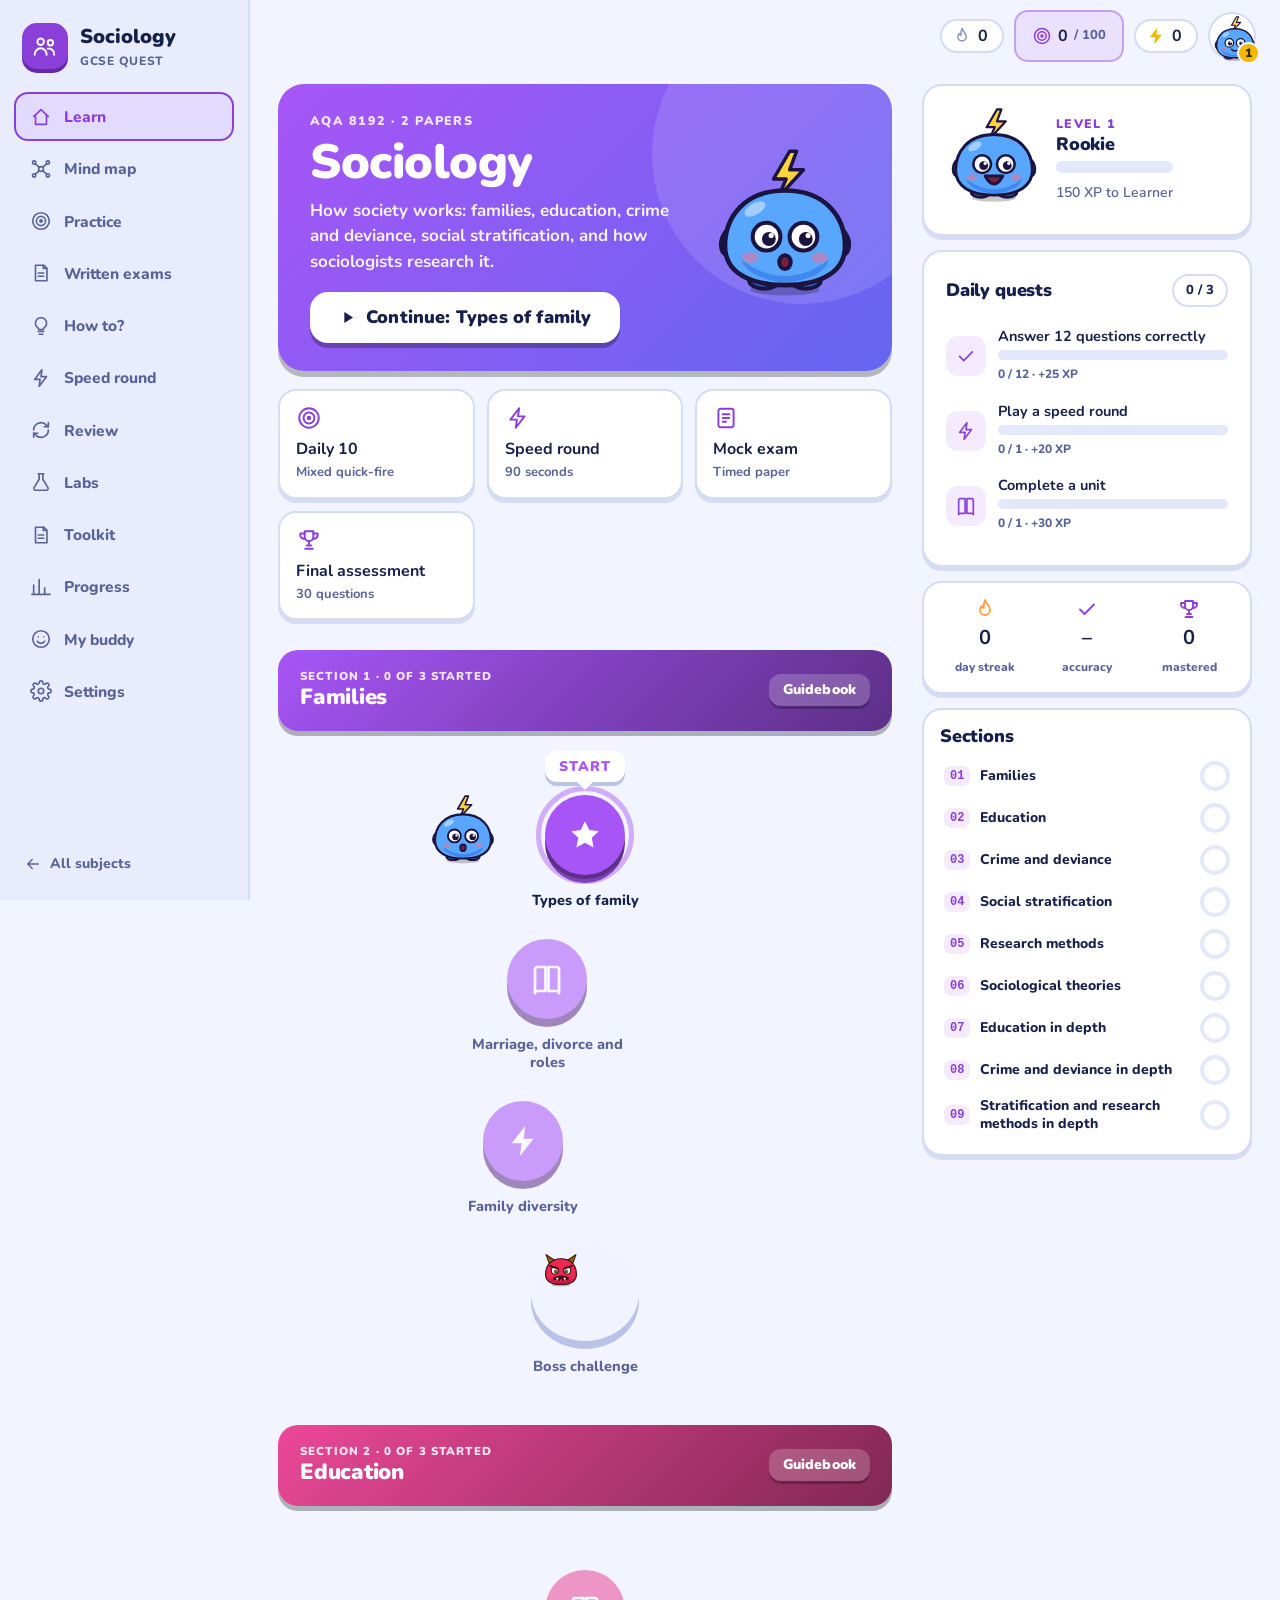
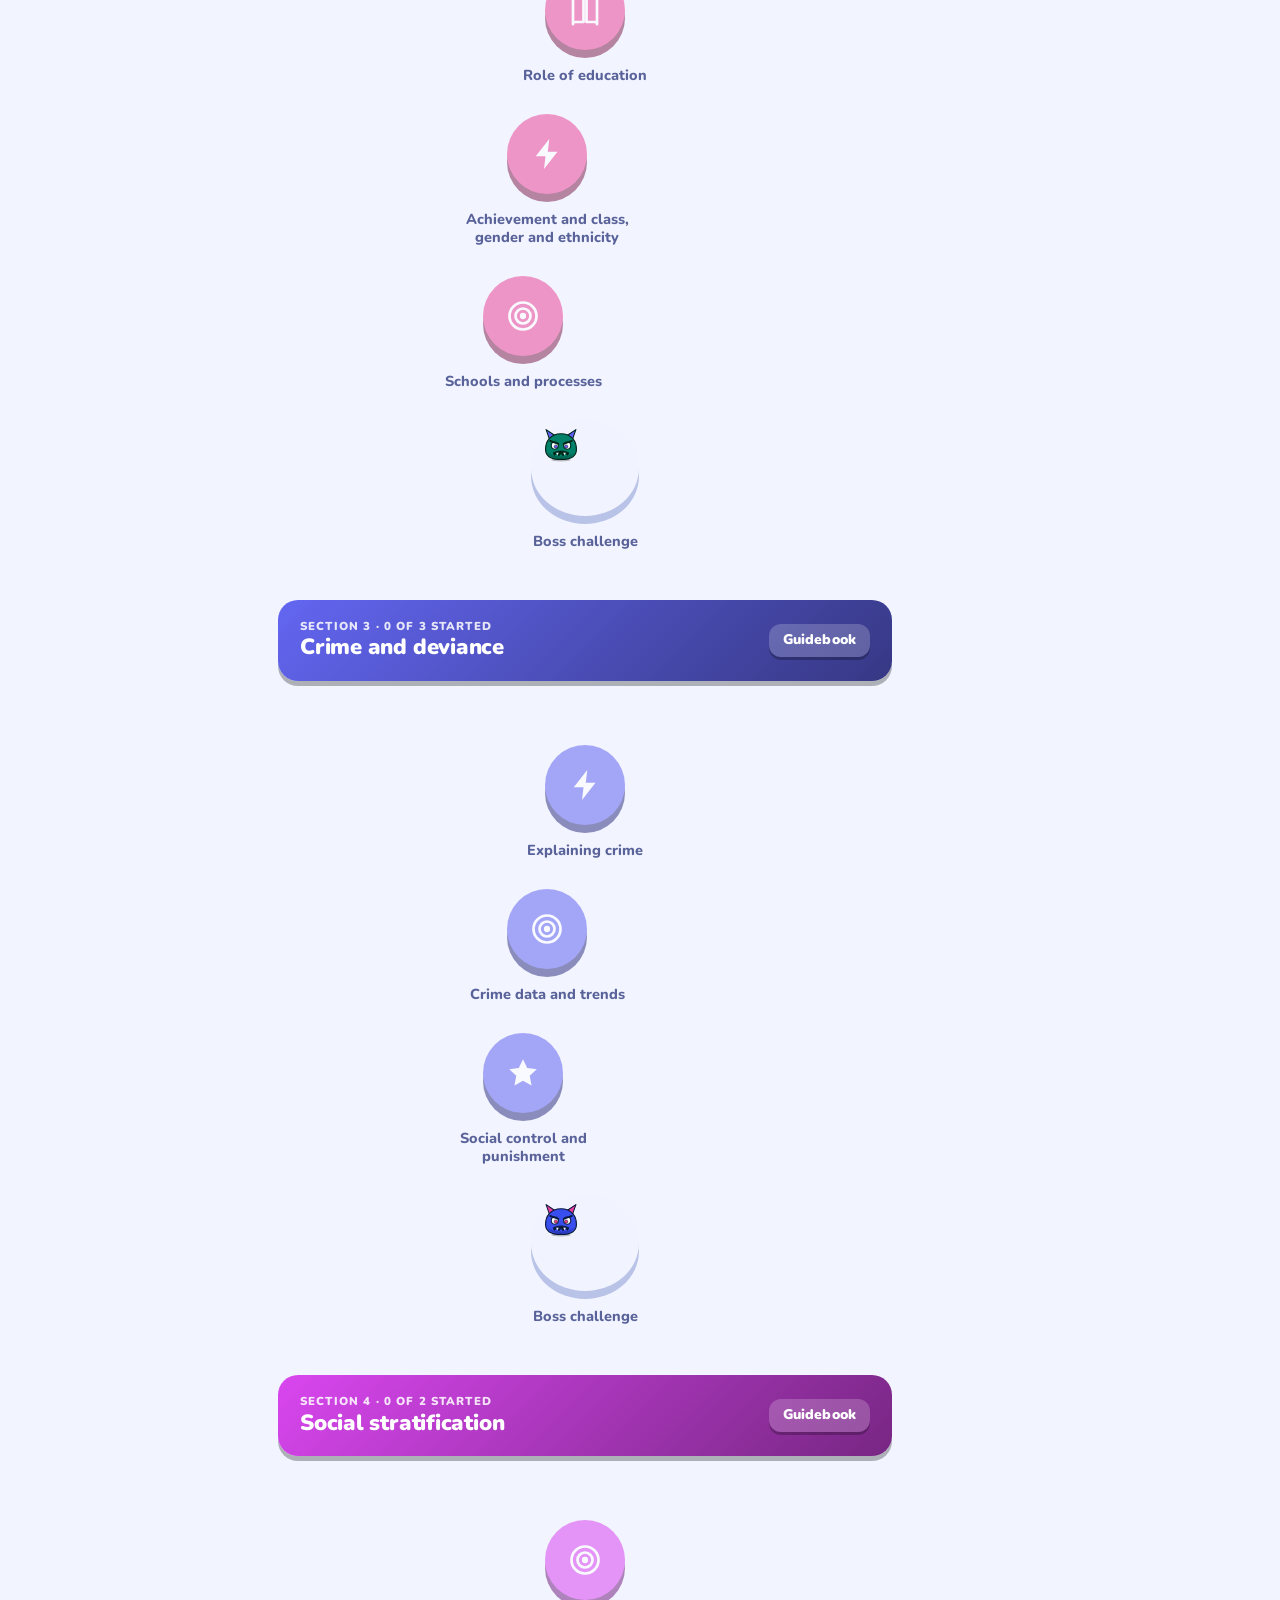
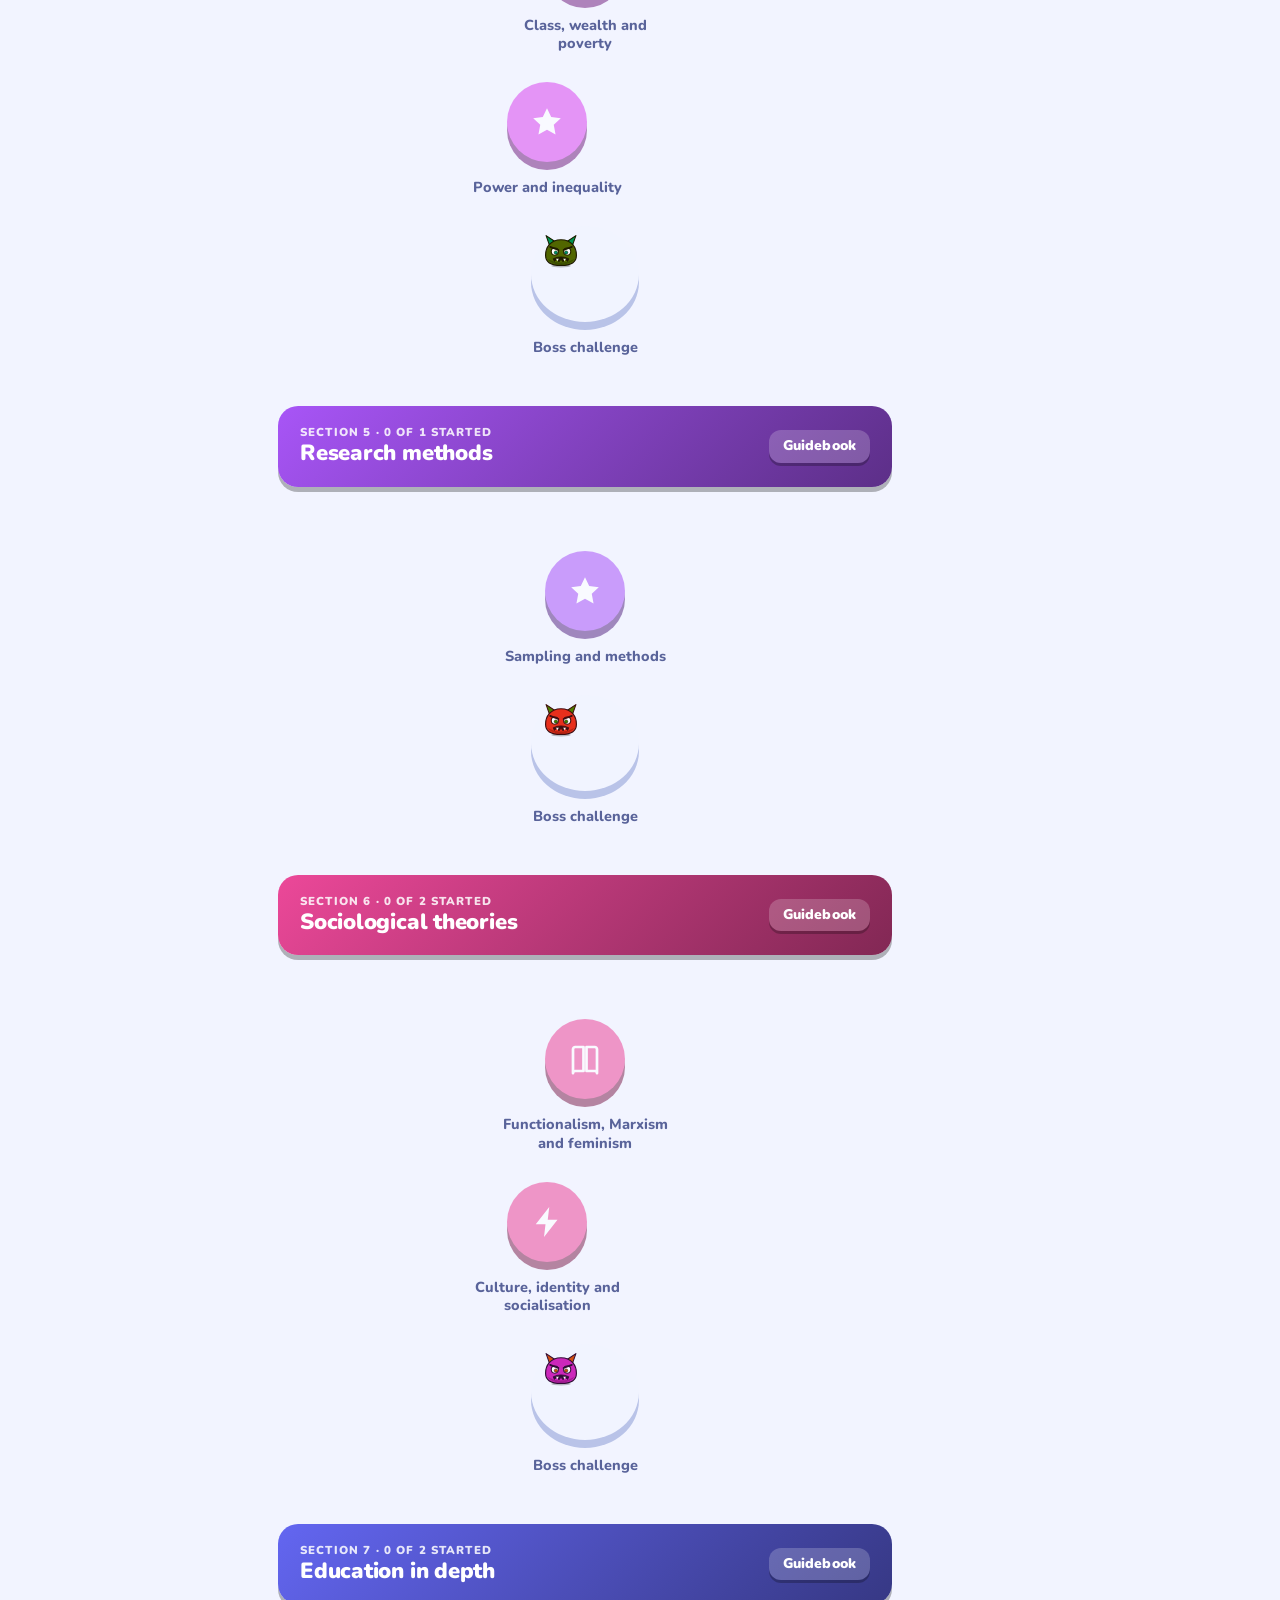
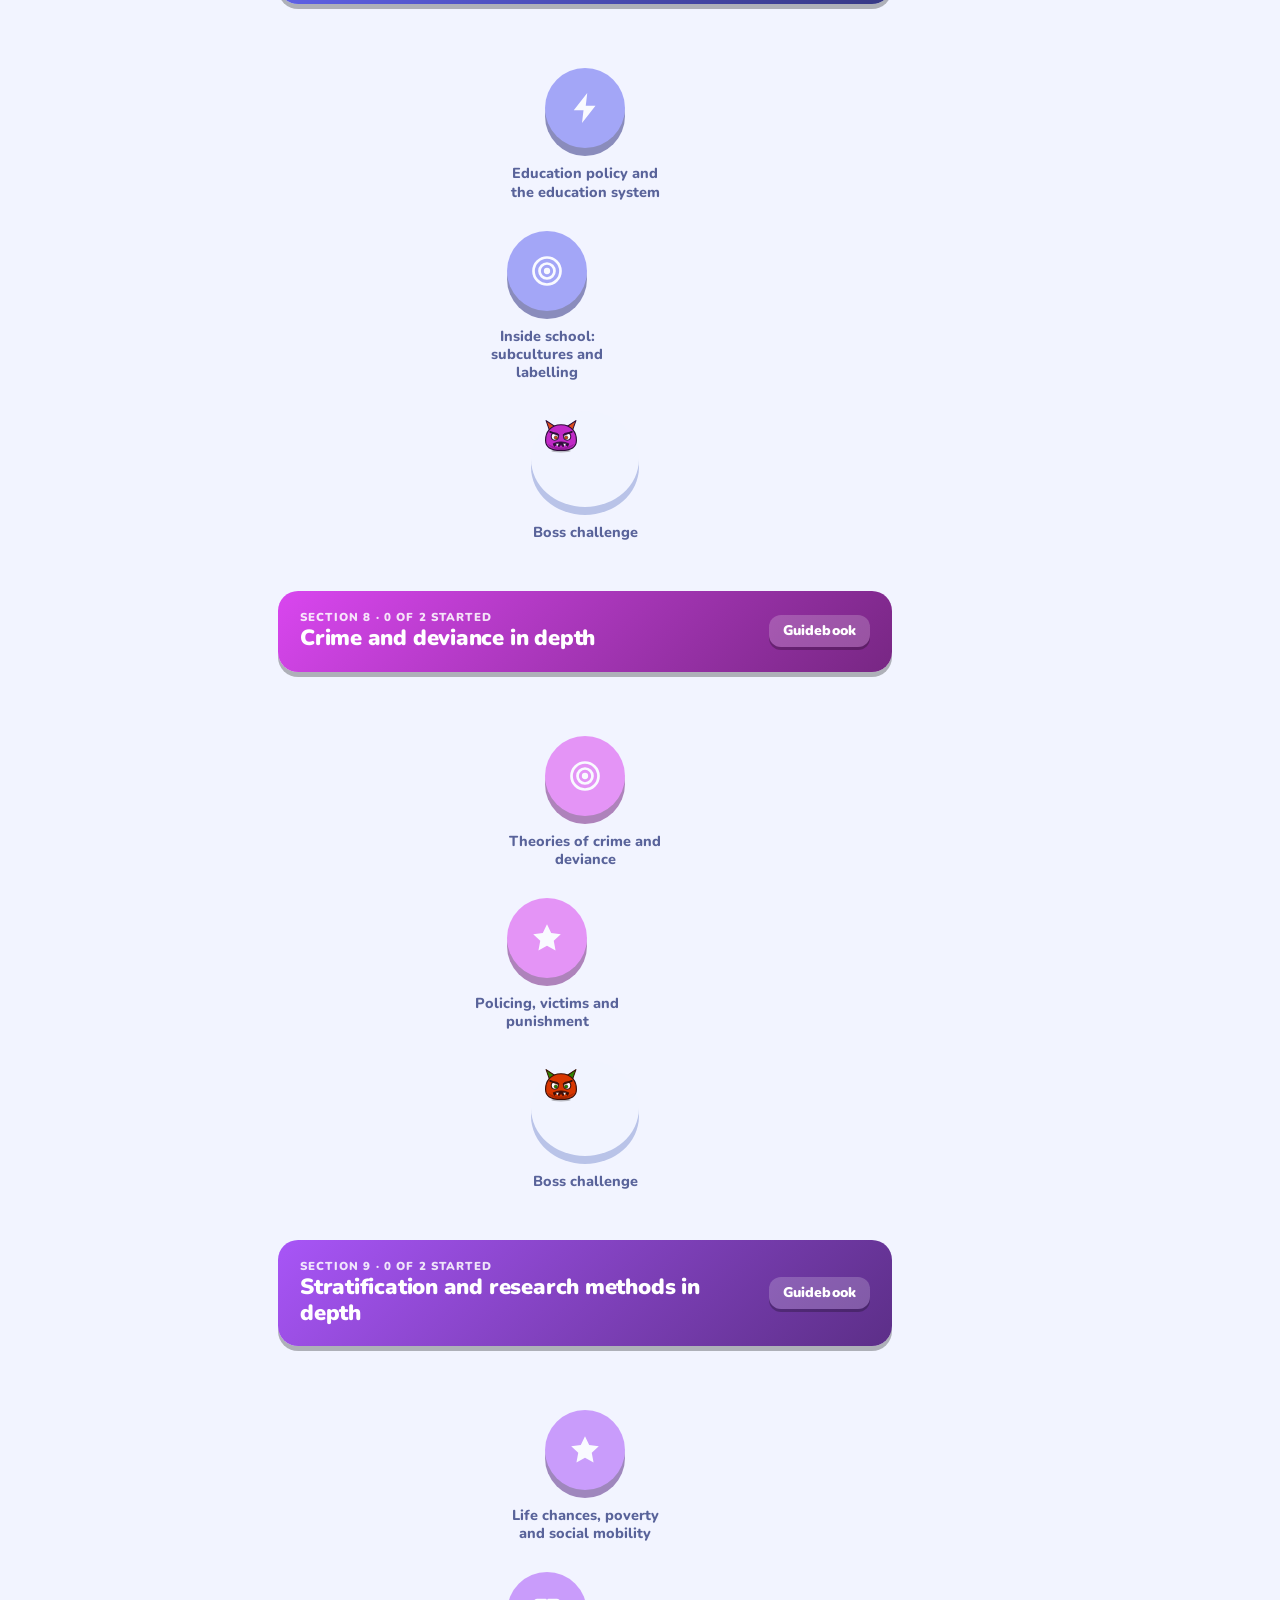
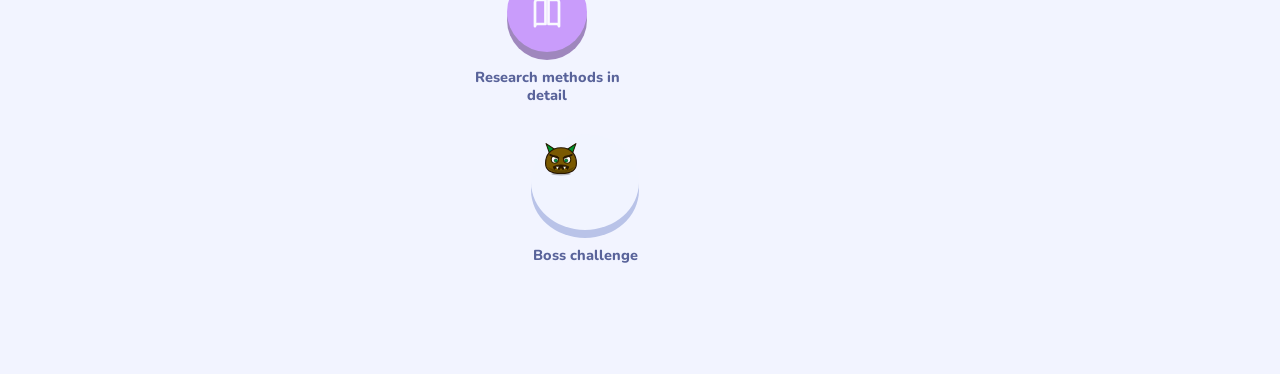
<file: sociology.html>
<!doctype html>
<html lang="en-GB">
<head>
<meta charset="utf-8">
<meta name="viewport" content="width=device-width,initial-scale=1">
<meta name="color-scheme" content="dark light">
<meta name="theme-color" content="#0e1128">
<link rel="manifest" href="manifest.json">
<link rel="icon" href="assets/icon.svg" type="image/svg+xml">
<title>Sociology | GCSE Quest</title>
<link rel="stylesheet" href="assets/game.css">
</head>
<body data-world="sociology">
<noscript>This game needs JavaScript switched on.</noscript>
<script src="assets/icons.js"></script>
<script src="assets/mascot.js"></script>
<script src="assets/anim.js"></script>
<script src="data/anim-kit.js"></script>
<script src="assets/engine.js"></script>
<script src="assets/simlab.js"></script>
<script src="data/sociology.js"></script>
<script src="data/sociology-2.js"></script>
<script src="data/anim-sociology.js"></script>
<script src="data/anim2-sociology.js"></script>
<script src="data/more-sociology.js"></script>
<script src="data/links.js"></script>
<script src="data/written-sociology.js"></script>
<script src="data/sims-sociology.js"></script>
<script src="data/real-sociology.js"></script>
<script src="data/cases-sociology.js"></script>
<script>GAME.start();</script>
</body>
</html>
</file>
<file: assets/game.css>
/* GCSE Quest v2: a bold, playful game interface. Dark by default, light by choice or device setting. */
@font-face{font-family:"Nunito";src:url(fonts/nunito.woff2) format("woff2");font-weight:200 1000;font-display:swap}

:root{
  --bg:#0e1128; --bg2:#141836; --surface:#1c2248; --surface2:#262e5e; --raised:#323c75;
  --border:#3b4585; --border2:#4a56a0; --text:#f5f7ff; --muted:#aab2dd; --faint:#7782bb;
  --good:#5ee09a; --good-d:#2a9d63; --good-ink:#052e1a; --bad:#ff6f86; --bad-d:#c7384f; --gold:#ffd43b; --gold-d:#d9a400;
  --accent:#5aa9ff; --accent-d:#2d6fdf; --accent-ink:#04102c; --accent-soft:rgba(90,169,255,.16);
  --c1:#3b82f6; --c2:#06b6d4; --c3:#6366f1; --c4:#14b8a6;
  --shadow:0 10px 30px rgba(3,6,25,.4);
  --radius:20px; --radius-s:14px;
  --line:2px solid var(--border);
  --ui:"Nunito",system-ui,-apple-system,"Segoe UI",Roboto,Arial,sans-serif;
  --mono:ui-monospace,"SF Mono",Menlo,Consolas,monospace;
  color-scheme:dark;
}
@media (prefers-color-scheme:light){
  :root:not([data-theme=dark]){
    --bg:#f2f4ff; --bg2:#e8ecfd; --surface:#ffffff; --surface2:#f1f4ff; --raised:#e3e8fb;
    --border:#d5dcf4; --border2:#b9c3e8; --text:#17204a; --muted:#59639a; --faint:#8791c2;
    --good:#1fa866; --good-d:#157a49; --good-ink:#fff; --bad:#e0455d; --bad-d:#a92a3e; --gold:#f5b800; --gold-d:#c48f00;
    --accent-ink:#fff; --shadow:0 8px 24px rgba(30,40,100,.12); color-scheme:light;
  }
}
:root[data-theme=light]{
  --bg:#f2f4ff; --bg2:#e8ecfd; --surface:#ffffff; --surface2:#f1f4ff; --raised:#e3e8fb;
  --border:#d5dcf4; --border2:#b9c3e8; --text:#17204a; --muted:#59639a; --faint:#8791c2;
  --good:#1fa866; --good-d:#157a49; --good-ink:#fff; --bad:#e0455d; --bad-d:#a92a3e; --gold:#f5b800; --gold-d:#c48f00;
  --accent-ink:#fff; --shadow:0 8px 24px rgba(30,40,100,.12); color-scheme:light;
}
/* subject palettes */
body[data-world=maths],.w-maths{--accent:#4d9bff;--accent-d:#2468d8;--c1:#3b82f6;--c2:#06b6d4;--c3:#6366f1;--c4:#14b8a6;--accent-soft:rgba(77,155,255,.16)}
body[data-world=physics],.w-physics{--accent:#a78bfa;--accent-d:#6d4ee0;--c1:#8b5cf6;--c2:#ec4899;--c3:#3b82f6;--c4:#06b6d4;--accent-soft:rgba(167,139,250,.16)}
body[data-world=chemistry],.w-chemistry{--accent:#ffa24d;--accent-d:#d9701a;--c1:#f97316;--c2:#eab308;--c3:#ef4444;--c4:#84cc16;--accent-soft:rgba(255,162,77,.16)}
body[data-world=biology],.w-biology{--accent:#46d68f;--accent-d:#1ea565;--c1:#10b981;--c2:#84cc16;--c3:#14b8a6;--c4:#22c55e;--accent-soft:rgba(70,214,143,.16)}
:root[data-theme=light] body[data-world=maths]{--accent:#2468d8;--accent-d:#164aa6}
:root[data-theme=light] body[data-world=physics]{--accent:#6d4ee0;--accent-d:#4a30b0}
:root[data-theme=light] body[data-world=chemistry]{--accent:#e0680f;--accent-d:#a84a05}
:root[data-theme=light] body[data-world=biology]{--accent:#12a566;--accent-d:#0b7648}
@media (prefers-color-scheme:light){
  :root:not([data-theme=dark]) body[data-world=maths]{--accent:#2468d8;--accent-d:#164aa6}
  :root:not([data-theme=dark]) body[data-world=physics]{--accent:#6d4ee0;--accent-d:#4a30b0}
  :root:not([data-theme=dark]) body[data-world=chemistry]{--accent:#e0680f;--accent-d:#a84a05}
  :root:not([data-theme=dark]) body[data-world=biology]{--accent:#12a566;--accent-d:#0b7648}
}

*{box-sizing:border-box}
html{-webkit-text-size-adjust:100%;scroll-behavior:smooth}
body{margin:0;font-family:var(--ui);color:var(--text);font-size:17px;font-weight:600;line-height:1.5;min-height:100vh;background:var(--bg)}
h1,h2,h3,h4{font-weight:900;letter-spacing:-.01em;line-height:1.15;margin:0}
p{margin:0}
button,input,select,textarea{font:inherit;color:inherit}
button{cursor:pointer}
a{color:inherit}
:focus-visible{outline:4px solid var(--accent);outline-offset:3px;border-radius:10px}
sub,sup{line-height:0}
svg{display:block}
.muted{color:var(--muted)}.sm{font-size:14px}

/* ---------- shell ---------- */
.shell{display:grid;grid-template-columns:250px minmax(0,1fr);min-height:100vh}
.sidebar{position:sticky;top:0;height:100vh;display:flex;flex-direction:column;gap:6px;padding:18px 14px;background:var(--bg2);border-right:2px solid var(--border);overflow-y:auto}
.brand{display:flex;align-items:center;gap:12px;text-decoration:none;padding:4px 8px 16px}
.brand .mark{width:46px;height:46px;border-radius:15px;background:var(--accent);color:var(--accent-ink);display:grid;place-items:center;flex:none;box-shadow:0 4px 0 var(--accent-d)}
.brand .mark svg{width:26px;height:26px}
.brand b{display:block;font-size:20px;font-weight:900}
.brand small{display:block;color:var(--muted);font-size:12px;font-weight:800;letter-spacing:.06em;text-transform:uppercase}
.sidebar nav{display:grid;gap:3px}
.navlink{display:flex;align-items:center;gap:12px;padding:11px 14px;border-radius:14px;text-decoration:none;color:var(--muted);font-weight:800;font-size:15.5px;border:2px solid transparent}
.navlink svg{width:22px;height:22px;flex:none}
.navlink:hover{background:var(--surface)}
.navlink.on{background:var(--accent-soft);color:var(--accent);border-color:var(--accent)}
.count{margin-left:auto;background:var(--bad);color:#fff;border-radius:99px;font-size:12px;font-weight:900;padding:1px 8px}
.sidefoot{margin-top:auto;padding-top:12px}
.sidelink{display:flex;align-items:center;gap:8px;color:var(--muted);text-decoration:none;font-size:14px;font-weight:800;padding:8px 10px;border-radius:10px}
.sidelink:hover{color:var(--text);background:var(--surface)}
.sidelink svg{width:18px;height:18px}
.main{min-width:0}
.topbar{position:sticky;top:0;z-index:25;display:flex;justify-content:flex-end;align-items:center;gap:10px;padding:10px 24px;background:color-mix(in srgb,var(--bg) 88%,transparent);backdrop-filter:blur(10px)}
.tpill{display:flex;align-items:center;gap:6px;background:var(--surface);border:2px solid var(--border);border-radius:99px;padding:3px 14px 3px 10px;font-weight:900;text-decoration:none;font-size:16px}
.tpill svg{width:20px;height:20px}
.tpill.streak svg{color:var(--faint)}.tpill.streak.lit svg{color:#ff9f43;animation:flick 1.2s ease-in-out infinite}
.tpill.goal svg{color:var(--accent)}.tpill.goal span{color:var(--muted);font-size:13px}
.tpill.xpp svg{color:var(--gold)}
.avatar{position:relative;display:block;width:48px;height:48px;border-radius:50%;background:var(--surface);border:2px solid var(--border);overflow:visible;text-decoration:none}
.avatar .mascot{position:absolute;inset:2px}
.lvbadge{position:absolute;right:-6px;bottom:-6px;background:var(--gold);color:#3b2a00;border-radius:99px;font-size:12px;font-weight:900;padding:0 6px;border:2px solid var(--bg)}
.wrap{max-width:1160px;margin:0 auto;padding:12px 28px 90px}
@keyframes flick{50%{transform:scale(1.18) rotate(-6deg)}}

/* ---------- primitives ---------- */
.crumbs{display:flex;gap:8px;flex-wrap:wrap;align-items:center;color:var(--muted);font-size:14px;font-weight:800;margin-bottom:10px}
.crumbs a{text-decoration:none}.crumbs a:hover{color:var(--text);text-decoration:underline}.crumbs i{font-style:normal;opacity:.5}
.title{font-size:clamp(28px,4.4vw,42px);margin:0 0 8px}
.lead{color:var(--muted);max-width:68ch;margin:0 0 22px;font-size:18px}
.eyebrow{font-size:12.5px;letter-spacing:.1em;text-transform:uppercase;font-weight:900;color:var(--accent)}
.card,.sheet{background:var(--surface);border:2px solid var(--border);border-radius:var(--radius);padding:22px;box-shadow:0 4px 0 var(--border)}
.btn{display:inline-flex;align-items:center;justify-content:center;gap:9px;font-weight:900;font-size:16px;letter-spacing:.01em;background:var(--accent);color:var(--accent-ink);border:0;border-radius:16px;padding:12px 22px;text-decoration:none;line-height:1.15;box-shadow:0 5px 0 var(--accent-d);transition:transform .07s,box-shadow .07s,filter .15s;position:relative}
.btn:hover{filter:brightness(1.07)}
.btn:active{transform:translateY(5px);box-shadow:0 0 0 var(--accent-d)}
.btn svg{width:19px;height:19px}
.btn.big{font-size:18px;padding:15px 28px;border-radius:18px}
.btn.alt{background:var(--surface2);color:var(--text);box-shadow:0 5px 0 var(--border2)}
.btn.alt:active{box-shadow:0 0 0 var(--border2)}
.btn.good{background:var(--good);color:var(--good-ink);box-shadow:0 5px 0 var(--good-d)}
.btn.bad{background:var(--bad);color:#fff;box-shadow:0 5px 0 var(--bad-d)}
.btn.small{font-size:14px;padding:8px 14px;border-radius:12px;box-shadow:0 3px 0 var(--border2)}
.btn.small:not(.alt){box-shadow:0 3px 0 var(--accent-d)}
.btn:disabled{opacity:.5;cursor:not-allowed}
.row{display:flex;gap:12px;flex-wrap:wrap;align-items:center}
.chip{display:inline-flex;align-items:center;gap:6px;font-size:13px;font-weight:900;border:2px solid var(--border);background:var(--surface2);border-radius:99px;padding:1px 12px;color:var(--muted)}
.tag{display:inline-block;font-size:12px;font-weight:900;border-radius:8px;padding:1px 9px;margin:0 5px 3px 0;background:var(--surface2);color:var(--muted);border:2px solid var(--border)}
.tag.h{color:#ffd43b;border-color:rgba(255,212,59,.45)}.tag.s{color:#6ad4ff;border-color:rgba(106,212,255,.45)}.tag.r{color:#ff94c4;border-color:rgba(255,148,196,.45)}.tag.anim{color:var(--accent);border-color:var(--accent)}
:root[data-theme=light] .tag.h{color:#8a6100}:root[data-theme=light] .tag.s{color:#006c9c}:root[data-theme=light] .tag.r{color:#b0285f}
@media (prefers-color-scheme:light){:root:not([data-theme=dark]) .tag.h{color:#8a6100}:root:not([data-theme=dark]) .tag.s{color:#006c9c}:root:not([data-theme=dark]) .tag.r{color:#b0285f}}
.track{height:12px;border-radius:99px;background:var(--raised);overflow:hidden}
.track i{display:block;height:100%;border-radius:99px;background:var(--accent);transition:width .5s cubic-bezier(.2,.8,.2,1)}
.track.good i{background:var(--good)}
.ring{position:relative;display:grid;place-items:center;flex:none}
.ring svg{transform:rotate(-90deg)}.ring .bg{stroke:var(--raised)}.ring .fg{stroke:var(--accent);transition:stroke-dashoffset .6s cubic-bezier(.2,.8,.2,1)}
.ring b{position:absolute;font-weight:900}
.grid{display:grid;gap:16px}.g2{grid-template-columns:repeat(auto-fill,minmax(300px,1fr))}
.statrow{display:grid;grid-template-columns:repeat(auto-fit,minmax(170px,1fr));gap:14px;margin-bottom:22px}
.stat{background:var(--surface);border:2px solid var(--border);border-radius:var(--radius-s);padding:14px 16px;display:flex;gap:13px;align-items:center}
.stat .ic{width:42px;height:42px;border-radius:13px;background:var(--accent-soft);color:var(--accent);display:grid;place-items:center;flex:none}
.stat .ic svg{width:22px;height:22px}.stat b{display:block;font-size:22px;line-height:1.15}.stat span{display:block;color:var(--muted);font-size:13px;font-weight:800}
h2.sec{font-size:21px;margin:32px 0 14px;display:flex;align-items:center;gap:10px}h2.sec small{font-size:14px;color:var(--muted)}
h2.sec2{font-size:18px;margin:18px 0 6px}
.tabs{display:flex;gap:8px;flex-wrap:wrap;margin:6px 0 20px}
.tab{padding:9px 18px;border-radius:99px;border:2px solid var(--border);text-decoration:none;font-weight:900;color:var(--muted);background:var(--surface)}
.tab.on{background:var(--accent);color:var(--accent-ink);border-color:var(--accent)}

/* ---------- mascot and boss ---------- */
.mascot{display:inline-block;width:64px;height:68px;line-height:0;flex:none}
.mascot svg{width:100%;height:100%;overflow:visible}
.mbody{transform-box:fill-box;transform-origin:50% 100%}
.mo{display:none}
.m-idle .mo-smile,.m-think .mo-smile,.m-happy .mo-open,.m-sad .mo-sad,.m-wow .mo-o{display:inline}
.m-idle .mbody{animation:mfloat 3.2s ease-in-out infinite}
.m-happy .mbody{animation:mhop .75s ease-in-out infinite}
.m-sad .mbody{animation:mdroop 3s ease-in-out infinite}
.m-think .mbody{animation:mtilt 2.8s ease-in-out infinite}
.m-wow .mbody{animation:mwow 1.5s ease-in-out infinite}
.meyes{transform-box:fill-box;transform-origin:50% 50%;animation:blink 4.5s infinite}
.m-sad .pup{transform:translateY(3px)}.m-think .pup{transform:translate(-3px,-3px)}
.m-happy .marm.l{transform-box:fill-box;transform-origin:50% 20%;animation:wave .75s ease-in-out infinite}
.m-happy .marm.r{transform-box:fill-box;transform-origin:50% 20%;animation:wave .75s ease-in-out infinite reverse}
.mspark{transform-box:fill-box;transform-origin:50% 100%;animation:spark 2s ease-in-out infinite}
@keyframes mfloat{50%{transform:translateY(-5px)}}
@keyframes mhop{0%,100%{transform:translateY(0) scale(1,1)}25%{transform:translateY(0) scale(1.06,.92)}55%{transform:translateY(-14px) scale(.95,1.06)}}
@keyframes mdroop{50%{transform:translateY(2px) scale(1.02,.96)}}
@keyframes mtilt{0%,100%{transform:rotate(-4deg)}50%{transform:rotate(4deg)}}
@keyframes mwow{0%,100%{transform:scale(1)}50%{transform:scale(1.07) translateY(-4px)}}
@keyframes blink{0%,93%,100%{transform:scaleY(1)}96%{transform:scaleY(.08)}}
@keyframes wave{50%{transform:rotate(22deg)}}
@keyframes spark{0%,100%{transform:rotate(-6deg)}50%{transform:rotate(8deg) scale(1.08)}}
.boss{display:inline-block;width:130px;height:130px;filter:hue-rotate(var(--hue,0deg));line-height:0}
.boss svg{width:100%;height:100%;overflow:visible}
.bbody{transform-box:fill-box;transform-origin:50% 100%;animation:bfloat 2.6s ease-in-out infinite}
.bp{transform-box:fill-box;animation:glare 3s infinite}
@keyframes bfloat{50%{transform:translateY(-6px) scale(1.02)}}
@keyframes glare{50%{transform:translate(2px,1px)}}
#bossw.hit .bbody{animation:bhit .55s}
#bossw.atk .bbody{animation:batk .55s}
@keyframes bhit{0%{transform:translateX(0)}20%{transform:translateX(14px) rotate(6deg);filter:brightness(2)}50%{transform:translateX(-10px) rotate(-5deg)}100%{transform:none}}
@keyframes batk{0%{transform:none}40%{transform:translateX(-30px) scale(1.18)}100%{transform:none}}

/* ---------- home: path ---------- */
.home{display:grid;grid-template-columns:minmax(0,1fr) 330px;gap:30px;align-items:start}
.hero2{display:grid;grid-template-columns:minmax(0,1fr) auto;gap:20px;align-items:center;background:linear-gradient(135deg,var(--c1),var(--c3));color:#fff;border-radius:26px;padding:28px 32px;margin-bottom:18px;box-shadow:0 6px 0 rgba(0,0,0,.25);position:relative;overflow:hidden}
.hero2:before{content:"";position:absolute;right:-60px;top:-80px;width:300px;height:300px;border-radius:50%;background:rgba(255,255,255,.12)}
.hero2 .eyebrow{color:rgba(255,255,255,.85)}
.hero2 h1{font-size:clamp(32px,5vw,48px);margin:4px 0 8px}
.hero2 p{max-width:52ch;margin-bottom:18px;color:rgba(255,255,255,.92);font-weight:700}
.hero2 .btn{background:#fff;color:#17204a;box-shadow:0 5px 0 rgba(0,0,0,.28)}
.hm{position:relative;z-index:1}
.modes{display:grid;grid-template-columns:repeat(auto-fit,minmax(150px,1fr));gap:12px;margin-bottom:8px}
.mode{display:flex;flex-direction:column;gap:2px;background:var(--surface);border:2px solid var(--border);border-radius:18px;padding:14px 16px;text-decoration:none;box-shadow:0 4px 0 var(--border);transition:transform .1s}
.mode:hover{transform:translateY(-2px);border-color:var(--accent)}
.mode svg{width:26px;height:26px;color:var(--accent);margin-bottom:4px}.mode b{font-size:16px}.mode span{font-size:13px;color:var(--muted);font-weight:700}
.sect{margin-top:30px;scroll-margin-top:80px}
.w-sec0{--sa:var(--c1)}.w-sec1{--sa:var(--c2)}.w-sec2{--sa:var(--c3)}.w-sec3{--sa:var(--c4)}
.banner{display:flex;justify-content:space-between;align-items:center;gap:16px;background:linear-gradient(135deg,var(--sa),color-mix(in srgb,var(--sa) 55%,#000));color:#fff;border-radius:20px;padding:18px 22px;box-shadow:0 5px 0 rgba(0,0,0,.28);position:sticky;top:68px;z-index:5}
.banner h2{font-size:22px}.banner p{font-size:14px;font-weight:700;opacity:.92;margin-top:2px}.banner .eyebrow{color:rgba(255,255,255,.85);font-size:11.5px}
.banner .btn.alt{background:rgba(255,255,255,.2);color:#fff;box-shadow:0 3px 0 rgba(0,0,0,.25)}
.pathcol{display:flex;flex-direction:column;align-items:center;gap:30px;padding:64px 0 20px}
.node{position:relative;display:flex;flex-direction:column;align-items:center;transform:translateX(var(--x,0))}
.nbtn{width:80px;height:80px;border-radius:50%;border:0;background:var(--raised);color:var(--muted);display:grid;place-items:center;box-shadow:0 8px 0 var(--border2);position:relative;transition:transform .1s,box-shadow .1s}
.nbtn:hover{transform:translateY(-3px)}
.nbtn:active{transform:translateY(6px);box-shadow:0 2px 0 var(--border2)}
.ni svg{width:36px;height:36px}
.node.todo .nbtn{background:var(--sa);color:#fff;box-shadow:0 8px 0 color-mix(in srgb,var(--sa) 55%,#000);opacity:.55}
.node.todo .nbtn:hover{opacity:.9}
.node.cur .nbtn{background:var(--sa);color:#fff;box-shadow:0 8px 0 color-mix(in srgb,var(--sa) 55%,#000);animation:pulse 1.8s ease-in-out infinite}
.node.cur .nbtn:before{content:"";position:absolute;inset:-9px;border-radius:50%;border:5px solid color-mix(in srgb,var(--sa) 45%,transparent);animation:ripple 1.8s ease-out infinite}
.node.done .nbtn{background:var(--gold);color:#5a4100;box-shadow:0 8px 0 var(--gold-d)}
@keyframes pulse{50%{transform:scale(1.07)}}
@keyframes ripple{from{transform:scale(.9);opacity:1}to{transform:scale(1.25);opacity:0}}
.nl{margin-top:16px;max-width:170px;text-align:center;font-weight:800;font-size:14.5px;line-height:1.25;color:var(--muted)}
.node.cur .nl{color:var(--text)}
.nstars{color:var(--gold);letter-spacing:2px;font-size:14px;margin-top:2px}
.startme{position:absolute;top:-44px;background:#fff;color:var(--sa);font-weight:900;font-size:14px;letter-spacing:.08em;padding:5px 14px;border-radius:12px;box-shadow:0 4px 0 var(--border2);animation:bob 1.2s ease-in-out infinite;white-space:nowrap}
.startme:after{content:"";position:absolute;left:50%;bottom:-8px;margin-left:-8px;border:8px solid transparent;border-top-color:#fff;border-bottom:0}
@keyframes bob{50%{transform:translateY(-6px)}}
.nm{position:absolute;left:-104px;top:0}
.pop{display:none;position:absolute;top:calc(100% + 8px);left:50%;transform:translateX(-50%);z-index:20;width:260px;background:var(--surface);border:2px solid var(--border2);border-radius:18px;padding:14px;box-shadow:var(--shadow);text-align:center;gap:6px;flex-direction:column}
.node.open .pop{display:flex;animation:rise .2s ease both}
.pop b{font-size:17px}.pop .btn{margin-top:4px}
.node.open{z-index:30}
.node.boss .nbtn.big{width:108px;height:108px;background:var(--surface2);box-shadow:0 8px 0 var(--border2);text-decoration:none;overflow:visible}
.node.boss .boss{width:84px;height:84px}
.node.boss.done .nbtn{background:var(--gold);box-shadow:0 8px 0 var(--gold-d)}
.node.boss.done .boss{opacity:.45;filter:grayscale(1)}
.rail{position:sticky;top:76px;display:grid;gap:14px;align-content:start}
.rail h3{font-size:18px}
.prof{display:flex;gap:14px;align-items:center}.prof .track{margin:6px 0}.pm{flex:none}
.rh{display:flex;justify-content:space-between;align-items:center;margin-bottom:12px}
.quest{display:flex;gap:12px;align-items:center;padding:8px 0}
.qi{width:40px;height:40px;border-radius:12px;background:var(--accent-soft);color:var(--accent);display:grid;place-items:center;flex:none}.qi svg{width:22px;height:22px}
.quest.done .qi{background:var(--good);color:var(--good-ink)}
.qt{flex:1;min-width:0}.qt b{display:block;font-size:14.5px;line-height:1.25;margin-bottom:5px}.qt .track{height:10px}.qt span{font-size:12px;color:var(--muted);font-weight:800}
.tiles{display:grid;grid-template-columns:repeat(3,1fr);gap:8px;padding:14px}
.tile2{text-align:center}.tile2 svg{width:24px;height:24px;margin:0 auto 2px;color:var(--accent)}.tile2:first-child svg{color:#ff9f43}.tile2 b{display:block;font-size:20px}.tile2 span{font-size:12px;color:var(--muted);font-weight:800}
.secnav{padding:16px}.secnav h3{margin-bottom:8px}
.secnav a{display:flex;align-items:center;gap:10px;padding:6px 4px;text-decoration:none;border-radius:10px;font-size:14px;font-weight:800}
.secnav a:hover{background:var(--surface2)}.secnav a span:nth-child(2){flex:1;min-width:0;line-height:1.25}
.sn2{font-family:var(--mono);font-size:12px;color:var(--accent);background:var(--accent-soft);border-radius:7px;padding:1px 6px}
.secnav .ring b{display:none}

/* ---------- guidebook ---------- */
.units{display:grid;gap:10px}
.unit{display:grid;grid-template-columns:44px minmax(0,1fr) auto;gap:14px;align-items:center;background:var(--surface);border:2px solid var(--border);border-radius:16px;padding:12px 16px;text-decoration:none;box-shadow:0 3px 0 var(--border)}
.unit:hover{border-color:var(--accent)}
.unit .n{width:38px;height:38px;border-radius:50%;border:3px solid var(--border2);display:grid;place-items:center;font-size:13px;font-weight:900;color:var(--muted);font-family:var(--mono)}
.unit.m1 .n{border-color:var(--gold);color:var(--gold)}.unit.m2 .n{border-color:var(--accent);color:var(--accent)}.unit.m3 .n{background:var(--good);border-color:var(--good);color:var(--good-ink)}.unit.m3 .n svg{width:19px;height:19px}
.unit b{display:block;font-size:16px;line-height:1.3}.unit .meta{display:flex;gap:4px;flex-wrap:wrap;margin-top:3px;align-items:center}
.unit .state{font-size:13px;font-weight:900;color:var(--muted);white-space:nowrap;text-align:right}
.unit.m3 .state{color:var(--good)}.unit.m2 .state{color:var(--accent)}.unit.m1 .state{color:var(--gold)}
.unit.next{border-color:var(--accent);box-shadow:0 3px 0 var(--accent-d)}
.unit.test{border-style:dashed}.unit.test .n{border-radius:12px}

/* ---------- lesson stepper ---------- */
.lesson2{max-width:860px;margin:0 auto;padding-bottom:100px}
.lhead{display:flex;align-items:center;gap:14px;margin-bottom:10px}
.xbtn{width:42px;height:42px;border-radius:50%;display:grid;place-items:center;color:var(--muted);text-decoration:none;flex:none}
.xbtn:hover{background:var(--surface2);color:var(--text)}.xbtn svg{width:24px;height:24px}
.lprog{flex:1;display:flex;gap:6px}
.lprog i{flex:1;height:12px;border-radius:99px;background:var(--raised);transition:background .3s}
.lprog i.done{background:var(--good)}.lprog i.on{background:var(--accent)}
.lmeta{margin:6px 0 16px}
.lstage.fwd .lscreen{animation:slidein .35s cubic-bezier(.2,.8,.2,1) both}
.lstage.back .lscreen{animation:slideback .35s cubic-bezier(.2,.8,.2,1) both}
@keyframes slidein{from{opacity:0;transform:translateX(40px)}to{opacity:1;transform:none}}
@keyframes slideback{from{opacity:0;transform:translateX(-40px)}to{opacity:1;transform:none}}
@keyframes rise{from{opacity:0;transform:translateY(10px)}to{opacity:1;transform:none}}
.say{display:flex;gap:16px;align-items:flex-end;margin-bottom:16px}
.bubble{position:relative;flex:1;background:var(--surface);border:2px solid var(--border2);border-radius:22px 22px 22px 6px;padding:18px 22px;font-size:19px;line-height:1.55;font-weight:700;box-shadow:0 4px 0 var(--border)}
.pnum{display:block;font-size:12px;letter-spacing:.1em;text-transform:uppercase;color:var(--accent);font-weight:900;margin-bottom:4px}
.figure{background:#fff;border:2px solid var(--border);border-radius:var(--radius);padding:14px;text-align:center;margin:0}
.figure svg{max-width:100%;height:auto;max-height:380px;margin:0 auto}
.figure figcaption{font-size:12px;color:#56608a;font-weight:900;letter-spacing:.08em;text-transform:uppercase;margin-bottom:6px}
.hook{background:linear-gradient(135deg,color-mix(in srgb,var(--accent) 22%,var(--surface)),var(--surface));border:2px solid var(--accent);border-radius:var(--radius);padding:22px 26px;box-shadow:0 4px 0 var(--accent-d)}
.hook.flip{animation:flip .6s cubic-bezier(.2,.8,.2,1) both}
@keyframes flip{from{transform:perspective(800px) rotateX(-70deg);opacity:0}to{transform:none;opacity:1}}
.hook h3{font-size:13px;text-transform:uppercase;letter-spacing:.1em;color:var(--accent);margin-bottom:8px;display:flex;gap:8px;align-items:center}.hook h3 svg{width:20px;height:20px}
.hook p{font-size:22px;line-height:1.5;font-weight:800}
.lbar{position:fixed;left:250px;right:0;bottom:0;z-index:40;display:flex;justify-content:space-between;gap:12px;padding:14px max(28px,calc((100vw - 250px - 860px)/2));background:color-mix(in srgb,var(--bg) 92%,transparent);backdrop-filter:blur(10px);border-top:2px solid var(--border)}
.scenecard{padding:14px}.simcap{margin-top:10px;color:var(--muted);font-size:15px;font-weight:700}
.links{display:grid;gap:10px}
.linkcard{display:flex;align-items:center;gap:14px;background:var(--surface);border:2px solid var(--border);border-radius:16px;padding:12px 16px;text-decoration:none;box-shadow:0 3px 0 var(--border)}
.linkcard:hover{border-color:var(--accent)}
.li{width:42px;height:42px;border-radius:12px;background:var(--accent-soft);color:var(--accent);display:grid;place-items:center;flex:none}.li svg{width:22px;height:22px}
.linkcard b{display:block;font-size:16px}.linkcard small{display:block;color:var(--muted);font-size:13px;font-weight:700}
.ext{margin-left:auto;color:var(--faint)}.ext svg{width:20px;height:20px}

/* animated scenes */
.scene{display:grid;gap:10px}
.sstage{width:100%;height:auto;border-radius:16px;background:radial-gradient(circle at 20% 10%,#1d2a63,#0b1030 75%);border:2px solid var(--border);color:#fff}
.scap{display:flex;gap:12px;align-items:flex-start;min-height:64px;background:var(--surface2);border-radius:14px;padding:12px 16px;font-size:17px;font-weight:700;line-height:1.5}
.scap .sn{flex:none;font-family:var(--mono);font-size:13px;color:var(--accent);font-weight:900;padding-top:3px;min-width:42px}
.sctl{display:flex;align-items:center;gap:8px}
.sbtn{width:44px;height:40px;border:0;border-radius:12px;background:var(--surface2);color:var(--text);font-weight:900;box-shadow:0 3px 0 var(--border2);font-size:13px}
.sbtn.play{background:var(--accent);color:var(--accent-ink);box-shadow:0 3px 0 var(--accent-d);width:56px;font-size:16px}
.sbtn:active{transform:translateY(3px);box-shadow:none}
.sdots{display:flex;gap:6px;flex:1;margin-left:8px}
.sdot{flex:1;max-width:46px;height:10px;border:0;border-radius:99px;background:var(--raised);padding:0}
.sdot.on{background:var(--accent)}.sdot.done{background:var(--good)}
.simbox canvas{width:100%;height:auto;border-radius:16px;border:2px solid var(--border);display:block;background:#0d1431}
.simread{margin:10px 0;font-size:15.5px;font-weight:700;color:var(--muted)}.simread b{color:var(--text)}
.simctl{display:flex;gap:18px;flex-wrap:wrap;align-items:center}
.simsl{display:flex;align-items:center;gap:10px;font-weight:800;font-size:14.5px}.simsl input{width:150px;accent-color:var(--accent)}.simsl b{min-width:54px;font-family:var(--mono);font-size:13px;color:var(--accent)}

/* ---------- practice ---------- */
.session{max-width:840px;margin:0 auto}
.statusbar{display:grid;grid-template-columns:minmax(0,1fr) auto;gap:14px;align-items:center;margin-bottom:16px}
.sbl{display:flex;align-items:center;gap:10px;min-width:0}
.pg{display:flex;align-items:center;gap:12px;flex:1}
.seg{flex:1;height:18px;border-radius:99px;background:var(--raised);overflow:hidden}
.seg i{display:block;height:100%;border-radius:99px;background:var(--good);transition:width .4s cubic-bezier(.2,.8,.2,1);box-shadow:inset 0 -5px 0 rgba(0,0,0,.14);min-width:0}
.qn{font-family:var(--mono);font-size:13px;font-weight:800;color:var(--muted);white-space:nowrap}
.statusbar .meta{display:flex;gap:14px;align-items:center;font-weight:900}
.hearts{display:inline-flex;gap:3px}.hearts i{width:24px;height:24px;color:#ff5b78;display:block}.hearts i.off{color:var(--raised)}.hearts svg{width:100%;height:100%}
.hearts i:not(.off){animation:beat 2s ease-in-out infinite}
@keyframes beat{50%{transform:scale(1.12)}}
.combo{display:inline-flex;align-items:center;gap:3px;color:#ff9f43;font-size:20px;animation:pulse .6s}.combo svg{width:22px;height:22px}
.xpnow{font-size:15px;color:var(--muted)}.xpnow b{color:var(--gold);font-size:20px}
.qcard{background:var(--surface);border:2px solid var(--border);border-radius:24px;padding:28px;box-shadow:0 5px 0 var(--border);transition:border-color .2s}
.qcard.flash-ok{border-color:var(--good)}.qcard.flash-no{border-color:var(--bad);animation:shake .4s}
@keyframes shake{20%{transform:translateX(-8px)}50%{transform:translateX(7px)}80%{transform:translateX(-4px)}}
.session.shake{animation:shake .4s}
.qlabel{font-size:13px;font-weight:900;letter-spacing:.1em;text-transform:uppercase;color:var(--accent);margin-bottom:12px}
.prompt{font-weight:800;font-size:23px;line-height:1.45;margin:0 0 22px}
.hint{font-size:15px;font-weight:700}
.choices{display:grid;grid-template-columns:1fr 1fr;gap:12px}
.choices.two{grid-template-columns:1fr 1fr}
.choice{background:var(--surface2);border:2px solid var(--border2);border-radius:16px;padding:15px 16px;text-align:left;font-weight:800;display:flex;gap:12px;align-items:flex-start;min-height:62px;line-height:1.4;box-shadow:0 4px 0 var(--border2);font-size:17px;transition:transform .07s,box-shadow .07s,border-color .12s}
.choice:hover:not(:disabled){border-color:var(--accent);background:var(--accent-soft)}
.choice:active:not(:disabled){transform:translateY(4px);box-shadow:0 0 0 var(--border2)}
.choice:disabled{cursor:default}
.choice .kb{font-family:var(--mono);font-size:13px;border:2px solid var(--border2);color:var(--muted);border-radius:8px;padding:0 7px;flex:none;margin-top:1px;font-weight:900}
.choice.right{background:color-mix(in srgb,var(--good) 20%,var(--surface));border-color:var(--good);box-shadow:0 4px 0 var(--good-d)}.choice.right .kb{background:var(--good);border-color:var(--good);color:var(--good-ink)}
.choice.wrong{background:color-mix(in srgb,var(--bad) 18%,var(--surface));border-color:var(--bad);box-shadow:0 4px 0 var(--bad-d)}.choice.wrong .kb{background:var(--bad);border-color:var(--bad);color:#fff}
.choice.picked{border-color:var(--accent);background:var(--accent-soft)}
.typed{display:flex;gap:12px;align-items:center;flex-wrap:wrap}
.typed input,.field{border:2px solid var(--border2);border-radius:16px;padding:13px 16px;width:280px;max-width:100%;font-weight:800;font-size:20px;background:var(--bg2);font-family:var(--ui)}
.typed input:focus,.field:focus{outline:none;border-color:var(--accent);box-shadow:0 0 0 4px var(--accent-soft)}
.unit-lab{font-weight:800;color:var(--muted);font-size:18px}
.pairs{display:grid;grid-template-columns:1fr 1fr;gap:14px}.pairs>div{display:grid;gap:10px;align-content:start}
.tile{background:var(--surface2);border:2px solid var(--border2);border-radius:14px;padding:12px 14px;font-weight:800;text-align:left;min-height:50px;line-height:1.4;box-shadow:0 3px 0 var(--border2);font-size:16px}
.tile:hover:not(:disabled){border-color:var(--accent)}.tile.sel{background:var(--accent-soft);border-color:var(--accent)}
.tile.done{background:color-mix(in srgb,var(--good) 20%,var(--surface));border-color:var(--good);opacity:.8;box-shadow:none}
.tile.oops{animation:shake .4s;background:color-mix(in srgb,var(--bad) 18%,var(--surface));border-color:var(--bad)}
.bins{display:grid;gap:12px;grid-template-columns:repeat(auto-fit,minmax(150px,1fr))}
.bin{background:var(--surface2);border:2px solid var(--border2);border-radius:16px;padding:14px;font-weight:900;min-height:78px;text-align:center;box-shadow:0 4px 0 var(--border2);font-size:17px}
.bin:hover{border-color:var(--accent);background:var(--accent-soft)}.bin.sad{animation:shake .4s;border-color:var(--bad)}
.bin small{display:block;font-family:var(--mono);font-weight:700;font-size:12px;color:var(--faint);margin-top:2px}
.item{font-size:24px;font-weight:900;text-align:center;padding:18px;background:var(--bg2);border:3px dashed var(--border2);border-radius:18px;margin-bottom:16px;animation:rise .2s ease both}
.ordered{min-height:46px;display:grid;gap:8px;margin-bottom:14px;counter-reset:n}
.ordered div{background:color-mix(in srgb,var(--good) 18%,var(--surface));border:2px solid var(--good);border-radius:12px;padding:8px 14px;font-weight:800;counter-increment:n}
.ordered div:before{content:counter(n) ". ";font-family:var(--mono);font-weight:900;color:var(--good)}

/* feedback sheet */
.fbar{position:fixed;left:0;right:0;bottom:0;z-index:60;padding:16px 24px 20px;border-top:3px solid;animation:sheetup .3s cubic-bezier(.2,.9,.3,1.2) both}
.fbar.ok{background:color-mix(in srgb,var(--good) 24%,var(--bg2));border-color:var(--good)}
.fbar.no{background:color-mix(in srgb,var(--bad) 22%,var(--bg2));border-color:var(--bad)}
@keyframes sheetup{from{transform:translateY(100%)}to{transform:none}}
.fin{max-width:860px;margin:0 auto;display:flex;align-items:center;gap:18px}
.ftxt{flex:1;min-width:0}.ftxt b{display:block;font-size:24px;font-weight:900}.fbar.ok b{color:var(--good)}.fbar.no b{color:var(--bad)}
.ftxt p{font-size:16px;font-weight:700;line-height:1.5;margin-top:2px}
.has-fbar .wrap{padding-bottom:200px}
.inlinefb{margin-top:16px;border:2px solid var(--bad);border-radius:14px;padding:12px 16px;background:color-mix(in srgb,var(--bad) 14%,var(--surface))}.inlinefb b{color:var(--bad);display:flex;gap:6px;align-items:center}.inlinefb svg{width:18px;height:18px}
.xppop{position:fixed;left:50%;top:140px;transform:translateX(-50%);font-weight:900;font-size:30px;color:var(--gold);text-shadow:0 3px 0 rgba(0,0,0,.45);animation:xpup 1s ease-out forwards;pointer-events:none;z-index:90}
@keyframes xpup{from{opacity:0;transform:translate(-50%,20px) scale(.6)}25%{opacity:1;transform:translate(-50%,0) scale(1.15)}to{opacity:0;transform:translate(-50%,-60px)}}
.confetti{position:fixed;inset:0;pointer-events:none;z-index:100}

/* boss */
.bossrow{display:grid;grid-template-columns:1fr auto 1fr;gap:10px;align-items:end;justify-items:center;margin-bottom:12px;background:linear-gradient(180deg,color-mix(in srgb,var(--bad) 14%,var(--surface)),var(--surface));border:2px solid var(--border);border-radius:24px;padding:14px 20px 10px}
.bwho{text-align:center;display:grid;justify-items:center;gap:2px}.bwho b{font-size:15px}
.vs{font-size:28px;font-weight:900;color:var(--bad);align-self:center}
.hpbar{width:190px;height:16px;border-radius:99px;background:var(--raised);overflow:hidden;border:2px solid var(--border2)}.hpbar i{display:block;height:100%;width:100%;background:linear-gradient(90deg,#ff4d6d,#ff8f5a);transition:width .5s}
.bolt{position:absolute;left:22%;top:20px;width:56%;height:6px;background:linear-gradient(90deg,transparent,#fff 30%,#ffd43b 60%,transparent);border-radius:99px;filter:drop-shadow(0 0 8px #ffd43b);animation:bolt .5s ease-out forwards;pointer-events:none}
.session.bossmode{position:relative}
@keyframes bolt{from{transform:scaleX(0);opacity:1}to{transform:scaleX(1);opacity:0}}
.timer{flex:1;height:18px;border-radius:99px;background:var(--raised);overflow:hidden}.timer i{display:block;height:100%;background:var(--accent);transition:width .25s linear}.timer.low i{background:var(--bad)}
.clock{display:inline-flex;gap:6px;align-items:center;font-family:var(--mono);font-weight:900;font-size:18px}.clock svg{width:20px;height:20px}.clock.low{color:var(--bad)}

/* results */
.result{max-width:680px;margin:20px auto;text-align:center;padding:36px 30px}
.result h1{font-size:34px;margin:6px 0 4px}.result .sub{color:var(--muted);margin-bottom:12px}.result .ring{margin:0 auto}
.rm{display:flex;justify-content:center}
.starsrow{display:flex;justify-content:center;gap:10px;margin:8px 0 14px}
.bstar{width:56px;height:56px;color:var(--raised);transform:scale(.4);opacity:0}.bstar svg{width:100%;height:100%}
.bstar.on{color:var(--gold);animation:starpop .55s cubic-bezier(.2,1.4,.3,1) forwards;filter:drop-shadow(0 3px 0 var(--gold-d))}
.bstar:not(.on){animation:starpop .4s forwards}
@keyframes starpop{to{transform:scale(1);opacity:1}}
.breakdown{display:grid;grid-template-columns:repeat(auto-fit,minmax(120px,1fr));gap:12px;margin:14px 0 24px}
.breakdown div{background:var(--surface2);border:2px solid var(--border);border-radius:16px;padding:12px 8px}.breakdown b{display:block;font-size:24px;font-weight:900}.breakdown span{font-size:12.5px;color:var(--muted);font-weight:800}
.review{text-align:left;display:grid;gap:10px;margin-top:12px}.review .it{border:2px solid var(--border);border-radius:14px;padding:12px 16px;background:var(--surface2)}.review .it.bad{border-color:var(--bad)}.review .it small{display:block;color:var(--muted);font-size:12px;font-weight:900;text-transform:uppercase;letter-spacing:.06em;margin-bottom:3px}.review .it p{font-size:15px}.review .ans{color:var(--good);font-weight:900}
.emptyc{display:flex;gap:24px;align-items:center;max-width:640px}
.modal{position:fixed;inset:0;z-index:120;background:rgba(5,8,28,.7);backdrop-filter:blur(6px);display:grid;place-items:center;padding:20px;animation:fade .25s}
.mcard{background:var(--surface);border:3px solid var(--gold);border-radius:28px;padding:30px 36px;text-align:center;max-width:440px;box-shadow:0 8px 0 var(--gold-d),0 0 80px rgba(255,212,59,.3);animation:modalin .5s cubic-bezier(.2,1.3,.3,1)}
.mcard h2{font-size:30px;margin:6px 0}.mcard .eyebrow{color:var(--gold);font-size:14px}.mm{display:flex;justify-content:center}.mcard p{margin-bottom:18px}
@keyframes fade{from{opacity:0}}@keyframes modalin{from{transform:scale(.6);opacity:0}}
.toast{position:fixed;right:20px;bottom:24px;z-index:70;background:var(--surface);border:2px solid var(--gold);border-radius:18px;padding:12px 18px;box-shadow:var(--shadow);display:flex;gap:12px;align-items:center;animation:rise .3s ease both;max-width:340px}
.toast svg{width:30px;height:30px;color:var(--gold);flex:none}.toast b{display:block;font-size:15px}.toast span{font-size:13px;color:var(--muted)}

/* practice zone */
.setup h3{font-size:17px;margin:18px 0 10px}.setup h3:first-child{margin-top:0}
.presets{display:grid;grid-template-columns:repeat(auto-fit,minmax(200px,1fr));gap:12px}.presets.two{grid-template-columns:1fr 1fr}
.preset{text-align:left;background:var(--surface2);border:2px solid var(--border2);border-radius:16px;padding:14px 16px;box-shadow:0 4px 0 var(--border2)}
.preset:hover{border-color:var(--accent)}.preset.on{border-color:var(--accent);background:var(--accent-soft);box-shadow:0 4px 0 var(--accent-d)}
.preset b{display:block;font-size:17px}.preset span{display:block;font-size:13.5px;color:var(--muted);font-weight:700}
select.field{font-size:16px;width:auto;padding:10px 14px}

/* progress, tables, misc */
.hero{display:grid;grid-template-columns:minmax(0,1fr) auto;gap:20px;align-items:center;background:linear-gradient(135deg,var(--accent-soft),transparent 70%),var(--surface);border:2px solid var(--border);border-radius:var(--radius);padding:24px;margin-bottom:10px}
.hero h2{font-size:24px;margin:4px 0 6px}.hero p{color:var(--muted);max-width:56ch}
.quick{display:grid;grid-template-columns:repeat(auto-fit,minmax(230px,1fr));gap:12px}
.qlink{display:flex;gap:12px;align-items:flex-start;text-decoration:none;background:var(--surface);border:2px solid var(--border);border-radius:16px;padding:14px 16px;box-shadow:0 3px 0 var(--border)}.qlink:hover{border-color:var(--accent)}
.qlink .ic{width:40px;height:40px;border-radius:12px;background:var(--accent-soft);color:var(--accent);display:grid;place-items:center;flex:none}.qlink .ic svg{width:22px;height:22px}
.qlink b{display:block;font-size:16px}.qlink span{font-size:13.5px;color:var(--muted);font-weight:700;line-height:1.4;display:block}
table.eq{width:100%;border-collapse:collapse;margin:6px 0 18px;font-size:16px}
table.eq td,table.eq th{border-bottom:2px solid var(--border);padding:10px;text-align:left;vertical-align:top}table.eq tr:last-child td{border-bottom:0}
.formula{font-weight:900;font-family:var(--mono);font-size:15px;color:var(--accent)}
.note{background:var(--accent-soft);border:2px solid color-mix(in srgb,var(--accent) 40%,transparent);border-radius:14px;padding:12px 16px;font-size:15px;margin-bottom:18px;line-height:1.5}
.album{display:grid;gap:12px;grid-template-columns:repeat(auto-fill,minmax(260px,1fr));margin:8px 0 22px}
.sticker{background:var(--surface);border:2px solid var(--border);border-left:6px solid var(--accent);border-radius:14px;padding:11px 15px;text-decoration:none}.sticker b{display:block;font-size:13px;color:var(--muted);margin-bottom:2px}.sticker span{display:block;font-size:15px;line-height:1.45}.sticker.locked{opacity:.55;border-left-color:var(--border2)}
fieldset{border:2px solid var(--border);border-radius:16px;margin:0 0 16px;padding:12px 18px 16px;background:var(--surface)}legend{font-weight:900;font-size:15px;padding:0 8px;color:var(--muted)}
.radio{display:flex;gap:10px;align-items:flex-start;font-weight:700;padding:5px 0}.radio input{accent-color:var(--accent);margin-top:6px;width:18px;height:18px}
textarea{width:100%;height:90px;border:2px solid var(--border2);border-radius:12px;padding:9px;font-size:12px;background:var(--bg2);font-family:var(--mono)}
.heat{display:grid;gap:10px}.heatrow{display:grid;grid-template-columns:minmax(150px,1.2fr) minmax(0,2fr) 64px 64px;gap:14px;align-items:center;font-size:15px;padding:8px 0;border-bottom:2px solid var(--border)}.heatrow:last-child{border:0}.heatrow a{font-weight:800;text-decoration:none}.heatrow a:hover{color:var(--accent)}.heatrow .v{text-align:right;font-family:var(--mono);font-size:13px;color:var(--muted)}
.heatrow.hd{font-size:12px;font-weight:900;text-transform:uppercase;letter-spacing:.07em;color:var(--faint)}
.badges{display:grid;grid-template-columns:repeat(auto-fill,minmax(210px,1fr));gap:12px}
.bdg{display:flex;gap:12px;align-items:center;border:2px solid var(--border);border-radius:16px;padding:12px 14px;background:var(--surface)}
.bdg .ic{width:44px;height:44px;border-radius:50%;display:grid;place-items:center;background:var(--raised);color:var(--faint);flex:none}.bdg .ic svg{width:22px;height:22px}
.bdg b{display:block;font-size:15px}.bdg span{font-size:13px;color:var(--muted);line-height:1.35;display:block}
.bdg.got{border-color:var(--gold)}.bdg.got .ic{background:rgba(255,212,59,.2);color:var(--gold)}.bdg:not(.got){opacity:.6}
.spark{display:flex;gap:8px;align-items:flex-end;height:100px;margin-top:8px}.spark div{flex:1;max-width:64px;background:var(--accent);border-radius:8px 8px 0 0;min-height:4px;position:relative}.spark div span{position:absolute;top:-20px;left:50%;transform:translateX(-50%);font-size:12px;font-weight:900;color:var(--muted)}
.locker{display:grid;grid-template-columns:320px minmax(0,1fr);gap:20px;align-items:start}
.lprev{text-align:center}.lprev #lbig{display:flex;justify-content:center;padding:10px 0 14px}
.swatches{display:grid;grid-template-columns:repeat(auto-fill,minmax(110px,1fr));gap:12px;margin-top:12px}
.swatch{display:grid;justify-items:center;gap:6px;padding:12px 6px;border-radius:16px;border:2px solid var(--border);background:var(--surface2);box-shadow:0 3px 0 var(--border2)}
.swatch>span{width:54px;height:54px;border-radius:50%;background:var(--sw,var(--raised));display:grid;place-items:center;color:var(--muted);font-weight:900}.swatch.gear>span{background:var(--raised);border-radius:14px}
.swatch small{font-size:12.5px;font-weight:800}.swatch.on{border-color:var(--accent);background:var(--accent-soft)}.swatch.locked{opacity:.5;cursor:not-allowed}.swatch>span svg{width:22px;height:22px}
.swatch .mascot{width:50px;height:54px}
.tcard{display:flex;flex-direction:column;gap:12px;background:var(--surface);border:2px solid var(--border);border-radius:var(--radius);padding:16px 18px;text-decoration:none;box-shadow:0 4px 0 var(--border)}
.tcard:hover{border-color:var(--accent)}.tcard .hd{display:flex;gap:12px;align-items:flex-start}.tcard .num{font-family:var(--mono);font-size:13px;color:var(--accent);font-weight:900;background:var(--accent-soft);border-radius:8px;padding:2px 8px}
.tcard h3{font-size:18px}.tcard p{font-size:14.5px;color:var(--muted)}.tcard .ft{display:flex;justify-content:space-between;font-size:13px;color:var(--muted);font-weight:800;margin-top:auto}.tcard .ft svg{width:18px;height:18px;color:var(--accent)}

/* labs (shared with the lab scripts) */
.labbox{display:grid;gap:14px}
.labview{background:#fff;border:2px solid var(--border);border-radius:16px;padding:10px;text-align:center;overflow:hidden;color:#17204a}.labview svg{max-width:100%;height:auto;margin:0 auto}
.slider{display:grid;grid-template-columns:150px 1fr 90px;gap:12px;align-items:center;font-weight:800;font-size:15px}.slider input{width:100%;accent-color:var(--accent)}.slider span{font-family:var(--mono);font-size:13.5px;color:var(--muted)}
.goal{background:var(--accent-soft);border:2px solid color-mix(in srgb,var(--accent) 40%,transparent);border-radius:14px;padding:12px 16px;font-weight:800}
.readout{font-family:var(--mono);font-size:17px;font-weight:800}
.labbox select,.labbox input[type=text],.labbox input:not([type]){background:var(--bg2);border:2px solid var(--border2);border-radius:10px;padding:6px 10px}
.labbox .choice{background:var(--surface2);color:var(--text)}
.labbox .btn{font-size:15px;padding:9px 16px}

/* ---------- hub ---------- */
.hub{background:radial-gradient(900px 500px at 12% -10%,rgba(90,169,255,.28),transparent 60%),radial-gradient(800px 500px at 100% 0,rgba(167,139,250,.24),transparent 60%),radial-gradient(700px 500px at 50% 110%,rgba(255,162,77,.16),transparent 60%),var(--bg);overflow-x:hidden}
.hubwrap{max-width:1180px;margin:0 auto;padding:26px 24px 70px;position:relative}
.hubnav{display:flex;justify-content:space-between;align-items:center;gap:16px;flex-wrap:wrap;margin-bottom:26px}
.logo{display:flex;align-items:center;gap:12px;font-weight:900;font-size:24px;letter-spacing:-.02em}
.logo i{width:46px;height:46px;border-radius:15px;background:linear-gradient(135deg,#5aa9ff,#a78bfa);display:grid;place-items:center;color:#fff;font-style:normal;font-size:17px;box-shadow:0 4px 0 #3b4bb5}
.hubstats{display:flex;gap:10px;flex-wrap:wrap}
.hubhero{display:grid;grid-template-columns:minmax(0,1.2fr) minmax(0,.8fr);gap:24px;align-items:center;margin-bottom:34px}
.hubhero h1{font-size:clamp(38px,6.4vw,68px);letter-spacing:-.035em;line-height:1.02;margin-bottom:16px}
.hubhero h1 em{font-style:normal;background:linear-gradient(90deg,#5aa9ff,#a78bfa 45%,#ff9f6b 80%);-webkit-background-clip:text;background-clip:text;color:transparent}
.hubhero p{color:var(--muted);font-size:19px;max-width:54ch;margin-bottom:24px;font-weight:700}
.hubmascot{display:flex;justify-content:center;position:relative}
.hubmascot:before{content:"";position:absolute;width:320px;height:320px;border-radius:50%;background:radial-gradient(circle,rgba(167,139,250,.45),transparent 70%);top:50%;left:50%;transform:translate(-50%,-50%)}
.hubmascot .mascot{position:relative}
.subjects{display:grid;grid-template-columns:repeat(auto-fit,minmax(250px,1fr));gap:18px}
.subj{display:flex;flex-direction:column;gap:14px;background:var(--surface);border:2px solid var(--border);border-radius:26px;padding:22px;text-decoration:none;position:relative;overflow:hidden;box-shadow:0 6px 0 var(--border);transition:transform .12s}
.subj:before{content:"";position:absolute;inset:0 0 auto 0;height:8px;background:var(--accent)}
.subj:after{content:"";position:absolute;right:-50px;top:-50px;width:170px;height:170px;border-radius:50%;background:var(--accent-soft)}
.subj:hover{transform:translateY(-4px);border-color:var(--accent)}
.subj .mark{width:56px;height:56px;border-radius:18px;background:var(--accent);color:var(--accent-ink);display:grid;place-items:center;box-shadow:0 4px 0 var(--accent-d);position:relative;z-index:1}.subj .mark svg{width:30px;height:30px}
.subj h2{font-size:28px}.subj .spec{font-size:12.5px;font-weight:900;color:var(--accent);letter-spacing:.06em;text-transform:uppercase}
.subj p{font-size:15px;color:var(--muted);line-height:1.5;font-weight:700}
.subj .foot{margin-top:auto;display:flex;align-items:center;gap:12px;font-size:13px;color:var(--muted);font-weight:800}.subj .foot .track{flex:1}
.hubfeat{display:grid;grid-template-columns:repeat(auto-fit,minmax(220px,1fr));gap:14px;margin:34px 0}
.feat{background:var(--surface);border:2px solid var(--border);border-radius:20px;padding:18px}.feat svg{width:30px;height:30px;color:var(--accent);margin-bottom:8px}.feat b{display:block;font-size:17px;margin-bottom:4px}.feat span{font-size:14px;color:var(--muted);font-weight:700;line-height:1.5}
.hubfoot{margin-top:30px;color:var(--muted);font-size:13.5px;max-width:80ch;line-height:1.6;display:grid;gap:10px;font-weight:600}
.float{position:absolute;opacity:.5;animation:drift 9s ease-in-out infinite;pointer-events:none}
@keyframes drift{50%{transform:translateY(-18px) rotate(8deg)}}

/* ---------- responsive ---------- */
@media (max-width:1100px){.home{grid-template-columns:1fr}.rail{position:static;order:-1;grid-template-columns:repeat(auto-fit,minmax(280px,1fr))}.secnav{display:none}}
@media (max-width:900px){
  .shell{grid-template-columns:minmax(0,1fr);grid-template-rows:auto 1fr}
  .sidebar{position:sticky;z-index:30;height:auto;flex-direction:row;flex-wrap:wrap;align-items:center;gap:6px 10px;padding:10px 14px;border-right:0;border-bottom:2px solid var(--border);overflow:visible;min-width:0;max-width:100vw}
  .brand{padding:0}.brand small{display:none}.brand .mark{width:38px;height:38px}
  .sidebar nav{order:3;flex-basis:100%;min-width:0;max-width:100%;display:flex;overflow-x:auto;gap:4px;padding-bottom:2px;scrollbar-width:none}
  .navlink{white-space:nowrap;padding:8px 12px;flex:none;font-size:14.5px}.navlink svg{width:20px;height:20px}
  .sidefoot{margin:0 0 0 auto;padding:0}
  .topbar{position:static;padding:8px 14px;justify-content:flex-start;background:transparent;backdrop-filter:none}
  .wrap{padding:8px 16px 90px}
  .hero2,.hero{grid-template-columns:1fr}.hm{display:none}
  .lbar{left:0;padding:12px 16px}
  .banner{top:150px}
  .nm{display:none}
  .locker{grid-template-columns:1fr}
  .hubhero{grid-template-columns:1fr}.hubmascot{display:none}
}
@media (max-width:640px){
  body{font-size:16px}
  .choices,.pairs,.choices.two,.presets.two{grid-template-columns:1fr}
  .unit{grid-template-columns:36px minmax(0,1fr)}.unit .state{grid-column:2;text-align:left}
  .slider{grid-template-columns:1fr 80px}.slider label{grid-column:1/3}
  .heatrow{grid-template-columns:minmax(0,1fr) 54px 54px}.heatrow .track,.heatrow.hd .track-h{display:none}
  .qcard{padding:20px}.prompt{font-size:20px}
  .statusbar{grid-template-columns:1fr}.statusbar .meta{justify-content:space-between}
  .say{flex-direction:column;align-items:flex-start;gap:8px}.bubble{font-size:17px;border-radius:18px}
  .bossrow{padding:10px}.boss{width:96px;height:96px}.hpbar{width:130px}
  .fin{gap:10px}.fin .mascot{display:none}.ftxt b{font-size:20px}
  .toast{left:14px;right:14px;max-width:none}
  .tpill.goal span{display:none}
  .emptyc{flex-direction:column;text-align:center}
  .pop{width:230px}
}
@media (prefers-reduced-motion:reduce){*{animation:none!important;transition:none!important;scroll-behavior:auto!important}.bstar{transform:none!important;opacity:1!important}}
@media print{.sidebar,.topbar,.lbar,.btn{display:none!important}.shell{display:block}body{background:#fff;color:#000}}
body[data-world=english],.w-english{--accent:#f472b6;--accent-d:#c2358a;--c1:#ec4899;--c2:#f97316;--c3:#a855f7;--c4:#f43f5e;--accent-soft:rgba(244,114,182,.16)}
:root[data-theme=light] body[data-world=english]{--accent:#c2358a;--accent-d:#8f1f66}
@media (prefers-color-scheme: light){:root:not([data-theme=dark]) body[data-world=english]{--accent:#c2358a;--accent-d:#8f1f66}}
body[data-world=literature],.w-literature{--accent:#fb923c;--accent-d:#c2570c;--c1:#f97316;--c2:#eab308;--c3:#ef4444;--c4:#f43f5e;--accent-soft:rgba(251,146,60,.16)}
:root[data-theme=light] body[data-world=literature]{--accent:#c2570c;--accent-d:#8f3d05}
@media (prefers-color-scheme: light){:root:not([data-theme=dark]) body[data-world=literature]{--accent:#c2570c;--accent-d:#8f3d05}}
body[data-world=history],.w-history{--accent:#d6a85a;--accent-d:#a8741f;--c1:#d97706;--c2:#b45309;--c3:#eab308;--c4:#a16207;--accent-soft:rgba(214,168,90,.16)}
:root[data-theme=light] body[data-world=history]{--accent:#8f5a10;--accent-d:#6b3f06}
@media (prefers-color-scheme: light){:root:not([data-theme=dark]) body[data-world=history]{--accent:#8f5a10;--accent-d:#6b3f06}}
body[data-world=geography],.w-geography{--accent:#34d399;--accent-d:#0f9f6e;--c1:#10b981;--c2:#06b6d4;--c3:#84cc16;--c4:#14b8a6;--accent-soft:rgba(52,211,153,.16)}
:root[data-theme=light] body[data-world=geography]{--accent:#0b8a5c;--accent-d:#066a46}
@media (prefers-color-scheme: light){:root:not([data-theme=dark]) body[data-world=geography]{--accent:#0b8a5c;--accent-d:#066a46}}
body[data-world=business],.w-business{--accent:#38bdf8;--accent-d:#0b7bb5;--c1:#0ea5e9;--c2:#6366f1;--c3:#14b8a6;--c4:#3b82f6;--accent-soft:rgba(56,189,248,.16)}
:root[data-theme=light] body[data-world=business]{--accent:#0b7bb5;--accent-d:#075a85}
@media (prefers-color-scheme: light){:root:not([data-theme=dark]) body[data-world=business]{--accent:#0b7bb5;--accent-d:#075a85}}
body[data-world=sociology],.w-sociology{--accent:#c084fc;--accent-d:#8b3fd9;--c1:#a855f7;--c2:#ec4899;--c3:#6366f1;--c4:#d946ef;--accent-soft:rgba(192,132,252,.16)}
:root[data-theme=light] body[data-world=sociology]{--accent:#8b3fd9;--accent-d:#6528a8}
@media (prefers-color-scheme: light){:root:not([data-theme=dark]) body[data-world=sociology]{--accent:#8b3fd9;--accent-d:#6528a8}}
body[data-world=re],.w-re{--accent:#fbbf24;--accent-d:#c28a06;--c1:#f59e0b;--c2:#eab308;--c3:#f97316;--c4:#d97706;--accent-soft:rgba(251,191,36,.16)}
:root[data-theme=light] body[data-world=re]{--accent:#a87500;--accent-d:#7a5500}
@media (prefers-color-scheme: light){:root:not([data-theme=dark]) body[data-world=re]{--accent:#a87500;--accent-d:#7a5500}}
body[data-world=computing],.w-computing{--accent:#22d3ee;--accent-d:#0e98b2;--c1:#06b6d4;--c2:#3b82f6;--c3:#8b5cf6;--c4:#14b8a6;--accent-soft:rgba(34,211,238,.16)}
:root[data-theme=light] body[data-world=computing]{--accent:#0e86a0;--accent-d:#09627a}
@media (prefers-color-scheme: light){:root:not([data-theme=dark]) body[data-world=computing]{--accent:#0e86a0;--accent-d:#09627a}}
body[data-world=psychology],.w-psychology{--accent:#f0abfc;--accent-d:#b83fd0;--c1:#d946ef;--c2:#a855f7;--c3:#ec4899;--c4:#8b5cf6;--accent-soft:rgba(240,171,252,.16)}
:root[data-theme=light] body[data-world=psychology]{--accent:#a22fbb;--accent-d:#78208c}
@media (prefers-color-scheme: light){:root:not([data-theme=dark]) body[data-world=psychology]{--accent:#a22fbb;--accent-d:#78208c}}
body[data-world=economics],.w-economics{--accent:#a3e635;--accent-d:#6aa314;--c1:#84cc16;--c2:#22c55e;--c3:#eab308;--c4:#14b8a6;--accent-soft:rgba(163,230,53,.16)}
:root[data-theme=light] body[data-world=economics]{--accent:#5a8c0d;--accent-d:#3f6709}
@media (prefers-color-scheme: light){:root:not([data-theme=dark]) body[data-world=economics]{--accent:#5a8c0d;--accent-d:#3f6709}}

/* mind map */
.mm-tools{gap:14px;align-items:center;margin:6px 0 18px;flex-wrap:wrap}.mm-leg{display:flex;gap:6px 12px;flex-wrap:wrap;font-size:13px;color:var(--muted);align-items:center}.mm-leg i{display:inline-block;width:12px;height:12px;border-radius:50%;border:2px solid var(--border);margin-right:4px}.mm-leg i.m1{border-color:var(--gold)}.mm-leg i.m2{border-color:var(--accent);background:var(--accent-soft)}.mm-leg i.m3{border-color:var(--good);background:var(--good)}
.mm{display:flex;flex-direction:column;align-items:center}.mm-root{background:var(--accent);color:#fff;border-radius:22px;padding:14px 26px;text-align:center;box-shadow:0 4px 0 var(--accent-d)}.mm-root b{display:block;font-size:22px}.mm-root small{opacity:.9;font-size:13px}
.mm-trunk{width:4px;height:26px;background:var(--border)}.mm-branches{display:grid;grid-template-columns:repeat(auto-fit,minmax(260px,1fr));gap:22px 18px;width:100%;position:relative;padding-top:20px}.mm-branches:before{content:"";position:absolute;top:0;left:6%;right:6%;height:4px;background:var(--border);border-radius:4px}
.mm-br{position:relative;background:var(--surface);border:2px solid var(--border);border-top:6px solid var(--bc);border-radius:18px;padding:12px 14px;box-shadow:0 3px 0 var(--border)}.mm-br:before{content:"";position:absolute;top:-26px;left:50%;width:4px;height:20px;background:var(--border);transform:translateX(-50%)}
.mm-h{display:flex;gap:10px;align-items:center;text-decoration:none;color:inherit;margin-bottom:8px}.mm-h b{display:block;font-size:16px}.mm-h small{color:var(--muted);font-size:12px}.mm-ic{font-size:26px}
.mm-br ul{list-style:none;margin:0;padding:0 0 0 12px;border-left:3px solid var(--bc)}.mm-br li{margin:6px 0}
.mm-leaf{display:flex;gap:8px;align-items:center;text-decoration:none;color:inherit;font-size:14px;font-weight:700;padding:5px 8px;border-radius:10px}.mm-leaf:hover{background:var(--accent-soft)}.mm-leaf i{flex:none;width:12px;height:12px;border-radius:50%;border:2px solid var(--border)}.mm-leaf.m1 i{border-color:var(--gold)}.mm-leaf.m2 i{border-color:var(--accent);background:var(--accent-soft)}.mm-leaf.m3 i{border-color:var(--good);background:var(--good)}.mm-leaf em{font-style:normal;font-size:10px;font-weight:800;color:var(--accent);border:1px solid var(--accent);border-radius:8px;padding:0 5px;margin-left:4px}
.mm-k{display:none;margin:2px 0 4px 28px;font-size:12.5px;color:var(--muted);font-weight:600}.mm.showk .mm-k{display:block}

.mm-views{margin-bottom:14px}.mm-radial{overflow:auto;border:2px solid var(--border);border-radius:18px;background:var(--surface);padding:8px}.mm-radial[hidden],.mm[hidden]{display:none}.mm-radial svg{min-width:1000px;width:100%;height:auto;display:block}.mm-t{font:700 15px Nunito,system-ui,sans-serif;fill:var(--ink,currentColor)}.mm-tt{font:800 16px Nunito,system-ui,sans-serif;fill:#fff}.mm-ct{font:900 26px Nunito,system-ui,sans-serif;fill:#fff}.mm-cs{font:700 15px Nunito,system-ui,sans-serif;fill:#fff;opacity:.9}.mm-radial a:hover .mm-t{text-decoration:underline}

.exq{font-size:17px;font-weight:700;line-height:1.5;margin:10px 0}textarea.field{width:100%;resize:vertical;font:inherit;padding:12px;min-height:90px;box-sizing:border-box}.mslist{list-style:none;padding:0;margin:8px 0}.mslist li{margin:7px 0}.mslist label{display:flex;gap:10px;align-items:flex-start;cursor:pointer}.mslist input{margin-top:5px;width:18px;height:18px;flex:none}
.wk{margin:14px 0}.wsteps{padding-left:22px}.wsteps li{margin:8px 0;font-size:16px}.wans{margin:10px 0}
#ms{margin-top:22px}

.hubsearch{display:flex;gap:14px;align-items:center;margin:8px 0 6px;flex-wrap:wrap}.hubsearch .field{flex:1;min-width:240px;max-width:520px;padding:12px 16px;font:inherit;border-radius:14px;border:2px solid var(--border);background:var(--surface);color:inherit}
.hubcat{font-size:22px;margin:28px 0 12px}

.photos{display:grid;grid-template-columns:repeat(auto-fit,minmax(260px,1fr));gap:14px;margin-top:12px}.photo{margin:0;background:var(--surface);border:2px solid var(--border);border-radius:16px;overflow:hidden}.photo img{display:block;width:100%;height:210px;object-fit:cover;background:#fff}.photo figcaption{padding:10px 12px;font-size:13px;display:flex;flex-direction:column;gap:3px}.photo figcaption b{font-size:14px}.photo figcaption span{color:var(--muted)}.photo figcaption a{color:var(--muted);font-size:11.5px}.nopicmsg{display:none;padding:28px 14px;text-align:center;color:var(--muted);font-size:13px}.photo.nopic img{display:none}.photo.nopic .nopicmsg{display:block}

/* reaction lab */
.rx-stage{background:#0e1830;border-radius:16px;overflow:hidden;border:2px solid var(--border)}.rx-stage canvas{display:block;width:100%;height:auto;aspect-ratio:720/420}
.rx-ctl{display:flex;flex-wrap:wrap;gap:8px;margin:12px 0}.rx-ctl .btn[disabled]{opacity:.45}
.rx-obs{background:var(--accent-soft);border-radius:14px;padding:12px 14px;font-weight:700;margin:6px 0 10px}
.rx-pred{border:2px dashed var(--border);border-radius:14px;padding:12px 14px;margin-bottom:12px}.rx-opts{display:flex;flex-wrap:wrap;gap:8px;margin:8px 0}.rx-pr{font-weight:700}
.rx-var{display:flex;flex-wrap:wrap;gap:8px;margin:0 0 10px}
.chip{display:inline-block;border:2px solid var(--border);border-radius:999px;padding:5px 12px;font-weight:800;font-size:13px;background:var(--surface);color:inherit;text-decoration:none;cursor:pointer}.chip.on{background:var(--accent);border-color:var(--accent);color:#fff}a.chip:hover{border-color:var(--accent)}
.rx-eqs,.rx-card{margin:10px 0;background:var(--surface);border:2px solid var(--border);border-radius:16px;padding:6px 16px 14px}.rx-card ul{padding-left:20px}.rx-card li{margin:6px 0}
.eqbox{margin:10px 0;padding:10px 12px;background:var(--accent-soft);border-radius:12px}.eqw{font-weight:700;margin-bottom:4px}.eqs{font-size:22px;font-weight:800;line-height:1.7}.eqs .st{font-size:13px;font-weight:700;opacity:.7;margin:0 2px}.eqs b{color:var(--accent-d)}.eqi,.eqn{font-size:15px;margin-top:4px}.atoms{margin-top:8px;font-size:13px}.atom{display:inline-block;border-radius:8px;padding:2px 8px;margin:2px 4px 2px 0;font-weight:800;background:var(--surface)}.atom.ok{color:var(--good)}.atom.bad{color:#d33}
.rx-en{font-weight:700}.rx-safe{background:#fff4d6;color:#6b4a00;border-radius:10px;padding:8px 12px}.rx-units{display:flex;flex-wrap:wrap;gap:8px}

.think{border:2px solid var(--border);border-radius:12px;padding:8px 12px;margin:8px 0;background:var(--surface)}.think summary{cursor:pointer;font-weight:800}.think p{margin:8px 0 2px}

/* interactive lab framework (simlab.js) */
.sl{display:grid;gap:14px}
.sl-head{display:flex;gap:8px;align-items:center;flex-wrap:wrap}.sl-badge{background:var(--accent);color:var(--accent-ink);border-radius:999px;padding:3px 12px;font-weight:900;font-size:12px;letter-spacing:.04em;text-transform:uppercase}.sl-lvl{border:2px solid var(--border);border-radius:999px;padding:1px 10px;font-size:12px;font-weight:800;color:var(--muted)}
.sl-pred,.sl-chk{border:2px dashed var(--border);border-radius:14px;padding:12px 14px}.sl-pred:empty,.sl-chk:empty{display:none}.sl-prh{font-size:12px;font-weight:900;letter-spacing:.06em;text-transform:uppercase;color:var(--accent)}
.sl-qt{font-weight:800;margin:6px 0 8px}.sl-opts{display:flex;flex-wrap:wrap;gap:8px}.sl-opt{min-height:0;padding:9px 14px;font-size:15px;box-shadow:0 3px 0 var(--border2)}
.sl-fb{margin-top:10px;border-radius:12px;padding:10px 14px;font-weight:700}.sl-fb.yes{background:color-mix(in srgb,var(--good) 18%,var(--surface));border:2px solid var(--good)}.sl-fb.no{background:color-mix(in srgb,var(--bad) 14%,var(--surface));border:2px solid var(--bad)}.sl-fb .btn{margin-top:8px}
.sl-goal{background:var(--accent-soft);border:2px solid color-mix(in srgb,var(--accent) 40%,transparent);border-radius:14px;padding:11px 16px;font-weight:800}.sl-goal.won{background:color-mix(in srgb,var(--good) 20%,var(--surface));border-color:var(--good)}
.sl-main{display:grid;gap:12px}
.sl-stage{border-radius:16px;overflow:hidden;border:2px solid var(--border);background:#0b1226;box-shadow:var(--shadow)}
.sl-read{display:flex;flex-wrap:wrap;gap:8px}.sl-chip{background:var(--surface2);border:2px solid var(--border);border-radius:12px;padding:6px 12px;min-width:96px}.sl-chip small{display:block;font-size:11px;font-weight:800;text-transform:uppercase;letter-spacing:.05em;color:var(--muted)}.sl-chip b{font-family:var(--mono);font-size:18px}.sl-chip i{font-style:normal;font-size:12px;color:var(--muted)}
.sl-ctl{display:grid;gap:8px}.sl-tg,.sl-sel{display:flex;gap:10px;align-items:center;font-weight:800}
.sl-data{display:grid;gap:10px}.sl-graph{border-radius:14px;border:2px solid var(--border)}.sl-table table{width:100%}.sl-table th{text-align:left;font-size:13px;padding:4px 8px}.sl-table td{padding:4px 8px;font-family:var(--mono)}
.sl-learn h3{margin:12px 0 4px}.sl-exam{background:var(--accent-soft);border-radius:10px;padding:8px 12px}.sl-eqs{display:flex;flex-wrap:wrap;gap:8px;margin:8px 0}.sl-eq{font-family:var(--mono);font-weight:800;background:var(--surface2);border:2px solid var(--border);border-radius:10px;padding:5px 12px}
.sl-prog{height:8px;border-radius:99px;background:var(--surface2);overflow:hidden}.sl-prog div{height:100%;background:var(--accent);transition:width .4s}.sl-meta{display:flex;justify-content:space-between;font-weight:800;color:var(--muted);font-size:13px}
.sl-card{background:var(--surface2);border:2px solid var(--border);border-radius:16px;padding:22px 20px;font-size:20px;font-weight:800;text-align:center;line-height:1.45}.sl-card.story{text-align:left;font-size:17px;font-weight:700}.sl-card h3{margin-top:0}
.sl-buckets{display:grid;grid-template-columns:repeat(auto-fit,minmax(150px,1fr));gap:10px}.sl-bk{border:2px solid var(--border2);border-radius:14px;padding:14px 10px;font-weight:900;font-size:16px;background:var(--surface);color:inherit;box-shadow:0 4px 0 var(--border2);cursor:pointer}.sl-bk:hover:not(:disabled){border-color:var(--accent);background:var(--accent-soft)}.sl-bk.b0{border-top:6px solid var(--c1)}.sl-bk.b1{border-top:6px solid var(--c2)}.sl-bk.b2{border-top:6px solid var(--c3)}.sl-bk.b3{border-top:6px solid var(--c4)}.sl-bk.right{background:color-mix(in srgb,var(--good) 24%,var(--surface));border-color:var(--good)}.sl-bk.wrong{background:color-mix(in srgb,var(--bad) 20%,var(--surface));border-color:var(--bad)}.sl-bk:disabled{cursor:default}
.sl-text{background:var(--surface2);border:2px solid var(--border);border-radius:16px;padding:18px;font-size:19px;line-height:2.1;font-weight:600}.tok{padding:3px 4px;border-radius:7px;cursor:pointer;border:2px solid transparent}.tok:hover{background:var(--accent-soft)}.tok.sel{background:color-mix(in srgb,var(--accent) 35%,transparent);border-color:var(--accent)}.tok.fixed{cursor:default}.tok.hit{background:color-mix(in srgb,var(--good) 40%,transparent);border-color:var(--good)}.tok.miss{background:color-mix(in srgb,#ffb54a 40%,transparent);border-color:#ffb54a}.tok.bad{background:color-mix(in srgb,var(--bad) 35%,transparent);border-color:var(--bad)}
.sl-ord{list-style:none;padding:0;margin:0;display:grid;gap:8px;counter-reset:o}.sl-ord li{counter-increment:o;display:flex;justify-content:space-between;align-items:center;gap:10px;background:var(--surface2);border:2px solid var(--border);border-radius:12px;padding:10px 12px;font-weight:700}.sl-ord li:before{content:counter(o);font-weight:900;color:var(--accent);margin-right:6px}.sl-ord li span:first-child{flex:1}.sl-ord li.good{border-color:var(--good);background:color-mix(in srgb,var(--good) 16%,var(--surface))}.sl-ord li.bad{border-color:var(--bad);background:color-mix(in srgb,var(--bad) 12%,var(--surface))}.sl-ord .mv button{border:2px solid var(--border2);background:var(--surface);color:inherit;border-radius:8px;padding:3px 9px;font-weight:900;cursor:pointer;margin-left:4px}.sl-ord .mv button:disabled{opacity:.4}
.sl-end{text-align:center;padding:10px}.sl-big{font-size:56px;font-weight:900;color:var(--accent)}
.sl-tabs{display:flex;gap:8px;flex-wrap:wrap}.sl-code{display:grid;grid-template-columns:1.4fr 1fr;gap:12px}.sl-code pre{margin:0;background:#0b1226;color:#e9eefc;border-radius:14px;padding:12px 6px;font-family:var(--mono);font-size:14.5px;overflow:auto}.ln{display:flex;gap:10px;padding:2px 10px;border-radius:6px}.ln i{color:#6c7aa8;font-style:normal;width:20px;text-align:right}.ln.on{background:rgba(255,210,63,.22);box-shadow:inset 3px 0 #ffd23f}.ln code{white-space:pre}.sl-vars{background:var(--surface2);border:2px solid var(--border);border-radius:14px;padding:6px 12px}.sl-vars h4{margin:8px 0 4px;font-size:12px;text-transform:uppercase;letter-spacing:.06em;color:var(--muted)}.sl-out{min-height:40px;white-space:pre-wrap}.sl-vars td.chg{background:rgba(255,210,63,.3);font-weight:900}.sl-vars td{font-family:var(--mono)}
.sl-meters{display:grid;grid-template-columns:repeat(auto-fit,minmax(170px,1fr));gap:8px}.sl-m{display:grid;grid-template-columns:1fr auto;gap:2px 8px;font-weight:800;font-size:13px;background:var(--surface2);border-radius:12px;padding:8px 10px;border:2px solid var(--border)}.sl-mb{grid-column:1/3;height:9px;border-radius:99px;background:rgba(127,127,127,.25);overflow:hidden}.sl-mb div{height:100%;transition:width .5s,background .5s}.sl-choices{display:grid;gap:10px}.sl-ch{font-size:16px;min-height:0}
@media(max-width:700px){.sl-code{grid-template-columns:1fr}}
</file>
